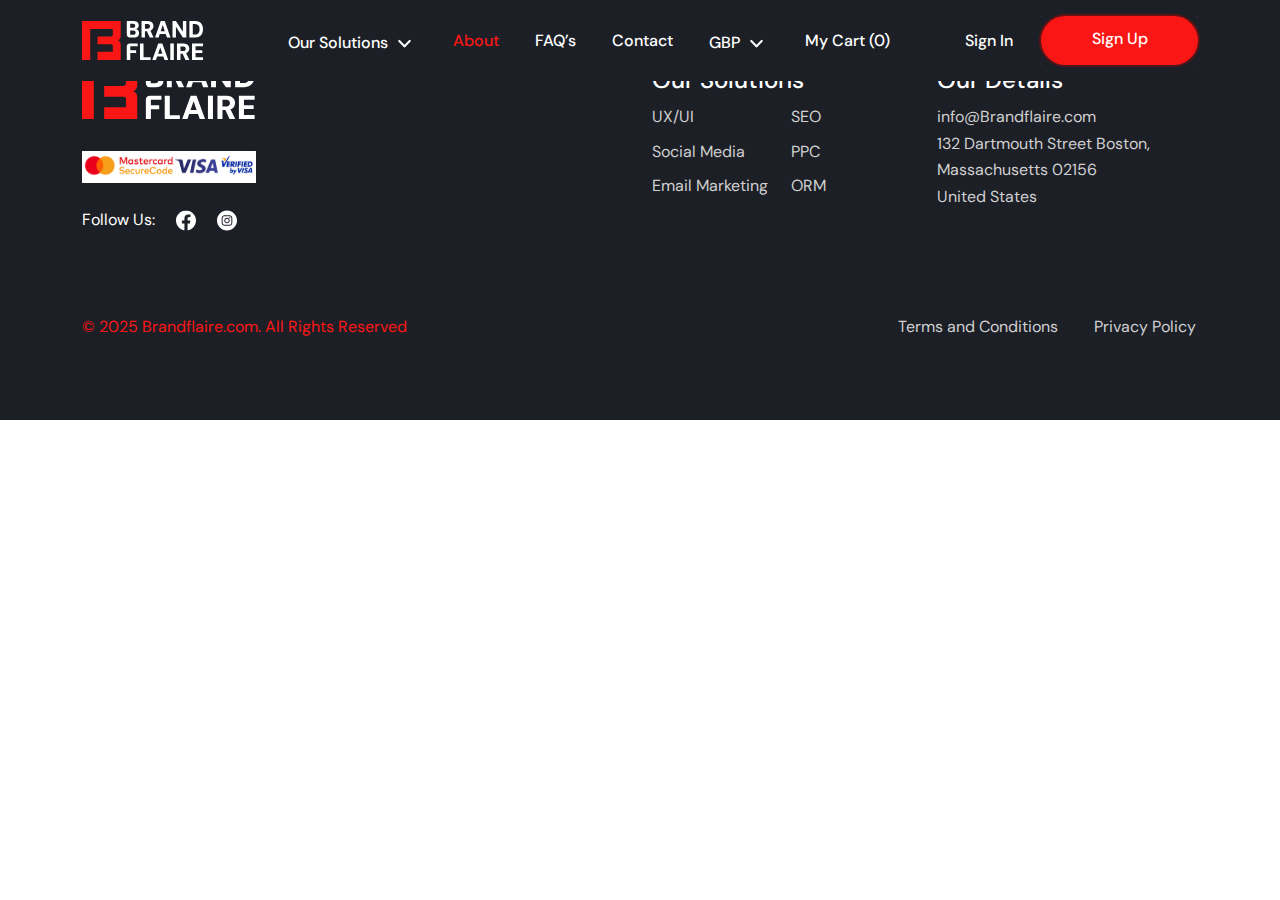
<file: index.html>
<!DOCTYPE html>
<html lang="en">
<head>
    <meta charset="UTF-8">
    <meta name="viewport" content="width=device-width, initial-scale=1.0">
    <title>BrandFlaire</title>
    <link rel="stylesheet" href="./assest/css/bootstrap.min.css">
    <link rel="stylesheet" href="./assest/css/owl.carousel.min.css">
    <link rel="stylesheet" href="./assest/css/owl.theme.default.css">
    <link rel="stylesheet" href="./assest/css/swiper-bundle.min.css">
    <link rel="stylesheet" href="./assest/css/aos.css">
    <link rel="stylesheet" href="./assest/css/style.css">
    <link rel="stylesheet" href="./assest/css/responsive.css">
    
</head>
<body>
    <header class="fixed-top">
        <nav class="navbar navbar-expand-lg">
            <div class="container">
              <a class="navbar-brand" href="#">
                <img src="./assest/images/brand.svg" alt="" class="branlogo img-fluid">
              </a>
              <button class="navbar-toggler p-0"  type="button" data-bs-toggle="collapse" data-bs-target="#navbarSupportedContent" aria-controls="navbarSupportedContent" aria-expanded="false" aria-label="Toggle navigation">
                <img src="./assest/images/Menu-Button.svg" class="img-fluid" id="changetoggle">
              </button>
              <div class="collapse navbar-collapse" id="navbarSupportedContent">
                <ul class="navbar-nav m-auto">
                    <li class="nav-item dropdown">
                        <a class="nav-link dropdown-toggle" href="#" role="button" data-bs-toggle="dropdown" aria-expanded="false">
                            Our Solutions
                        </a>
                        <ul class="dropdown-menu dropdown-menu-servies">
                            <li><a class="dropdown-item select-item" href="#">SEO</a></li>
                            <li><a class="dropdown-item" href="#">PPC</a></li>
                            <li><a class="dropdown-item" href="#">ORM</a></li>
                            <li><a class="dropdown-item" href="#">UI/UX</a></li>
                            <li><a class="dropdown-item" href="#">Social Media</a></li>
                            <li><a class="dropdown-item" href="#">Email Marketing</a></li>
                        </ul>
                    </li>
                  <li class="nav-item">
                    <a class="nav-link active" aria-current="page" href="#">About</a>
                  </li>
                  <li class="nav-item">
                    <a class="nav-link" href="#">FAQ’s</a>
                  </li>
                  <li class="nav-item">
                    <a class="nav-link" href="#">Contact</a>
                  </li>
                  <li class="nav-item dropdown">
                    <a class="nav-link dropdown-toggle" href="#" role="button" data-bs-toggle="dropdown" aria-expanded="false">
                        GBP
                    </a>
                    <ul class="dropdown-menu dropdown-menu-cuurency">
                      <li><a class="dropdown-item select-item" href="#">£ GBP</a></li>
                      <li><a class="dropdown-item" href="#">£ GBP</a></li>
                      <li><a class="dropdown-item" href="#">£ GBP</a></li>
                      <li><a class="dropdown-item" href="#">£ GBP</a></li>
                      <li><a class="dropdown-item" href="#">£ GBP</a></li>
                      <li><a class="dropdown-item" href="#">£ GBP</a></li>
                    </ul>
                </li>
                  <li class="nav-item">
                    <a class="nav-link" href="#">My Cart <span>(0)</span></a>
                  </li>
                </ul>
                <ul class="navbar-nav navbar-nav-mo">
                    <li class="nav-item">
                        <a class="nav-link" href="#">Sign In</a>
                    </li>
                    <li class="nav-item">
                    <a class="nav-link btn btn-red" href="#">Sign Up</a>
                    </li>
                </ul>
              </div>
            </div>
          </nav>
    </header>
    <footer class="bd-footer">
        <img src="./assest/images/testi-bg-1-1 1.png" class="img-fluid d-block d-lg-none d-md-none bg-image">
        <div class="container text-body-secondary">
          <div class="row">
            <div class="col-lg-6 col-md-12 col-12 mb-3 col-mo">
              <a class="d-inline-flex align-items-center mb-2 text-body-emphasis text-decoration-none" href="/" aria-label="Bootstrap">
                <img src="./assest/images/footer-logo.svg" class="img-fluid">
              </a>
             <div>
                <img src="./assest/images/Mastercard.svg" class="img-fluid masrterimg">
             </div>
              <div class="list-unstyled small">
                    <h5>Follow Us:</h5>
                    <img src="./assest/images/white.svg" class="img-fluid">
                    <img src="./assest/images/Instagram.svg" class="img-fluid">
              </div>
            </div>
            <div class="col-6 col-lg-3 col-md-12 col-12   order-lg-1 order-2">
              <h5>Our Details</h5>
              <ul class="list-unstyled-p">
                <p>info@Brandflaire.com</p>
                <p>132 Dartmouth Street Boston,</p>
                <p>Massachusetts 02156</p>
                <p>United States</p>
              </ul>
            </div>
            
            <div class="col-6 col-lg-3 col-md-12 col-12">
              <h5>Our Solutions</h5>
              <ul class="list-unstyled-main">
                <li class=""><a href="">UX/UI</a></li>
                <li class=""><a href="">Social Media </a></li>
                <li class=""><a href="">Email Marketing</a></li>
                <li class=""><a href="">SEO</a></li>
                <li class=""><a href="">PPC</a></li>
                <li class=""><a href="">ORM</a></li>
              </ul>
            </div>
            
          </div>
        </div>
        <div class="container">
            <div class="col">
                <div class="row">
                    <div class="col-lg-6 col-md-12 col-sm-12 col-12 order-lg-0 order-1">
                        <div class="col-red-div">
                            <p>© 2025 Brandflaire.com. All Rights Reserved</p>
                        </div>
                    </div>
                    <div class="col-lg-6 col-md-12 col-sm-12 col-12">
                        <div class="footerullid">
                            <ul>
                                <li>
                                    <a href="#">Terms and Conditions</a>
                                </li>
                                <li>
                                    <a href="#">Privacy Policy</a>
                                </li>
                            </ul>
                        </div>
                    </div>
                </div>
            </div>
        </div>
    </footer>
<script src="./assest/js/jquery-3.7.1.min.js"></script>
<script src="./assest/js/owl.carousel.js"></script>
<script src="./assest/js/popper.min.js"></script>
<script src="./assest/js/bootstrap.bundle.min.js"></script>
<script src="./assest/js/swiper-bundle.min.js"></script>
<script src="./assest/js/aos.js"></script>
<script src="./assest/js/main.js"></script>
</body>
</html>
</file>
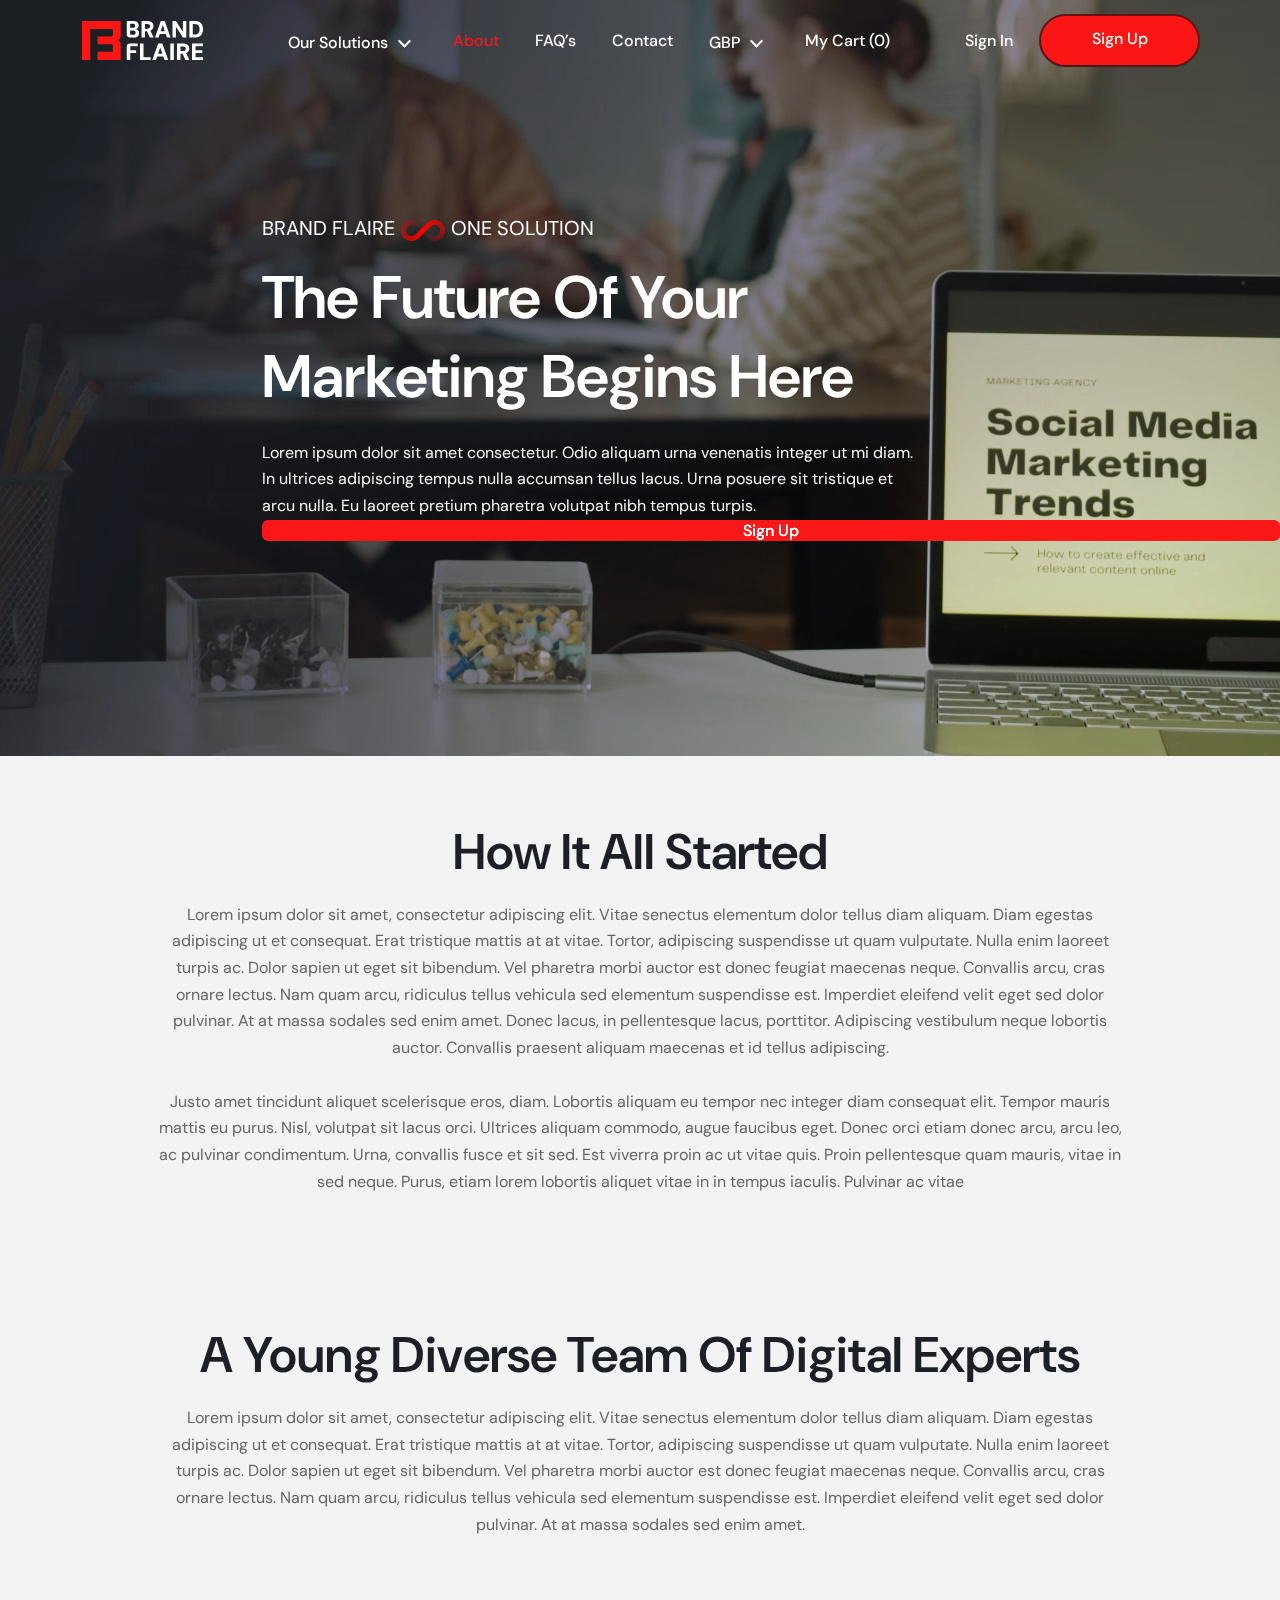
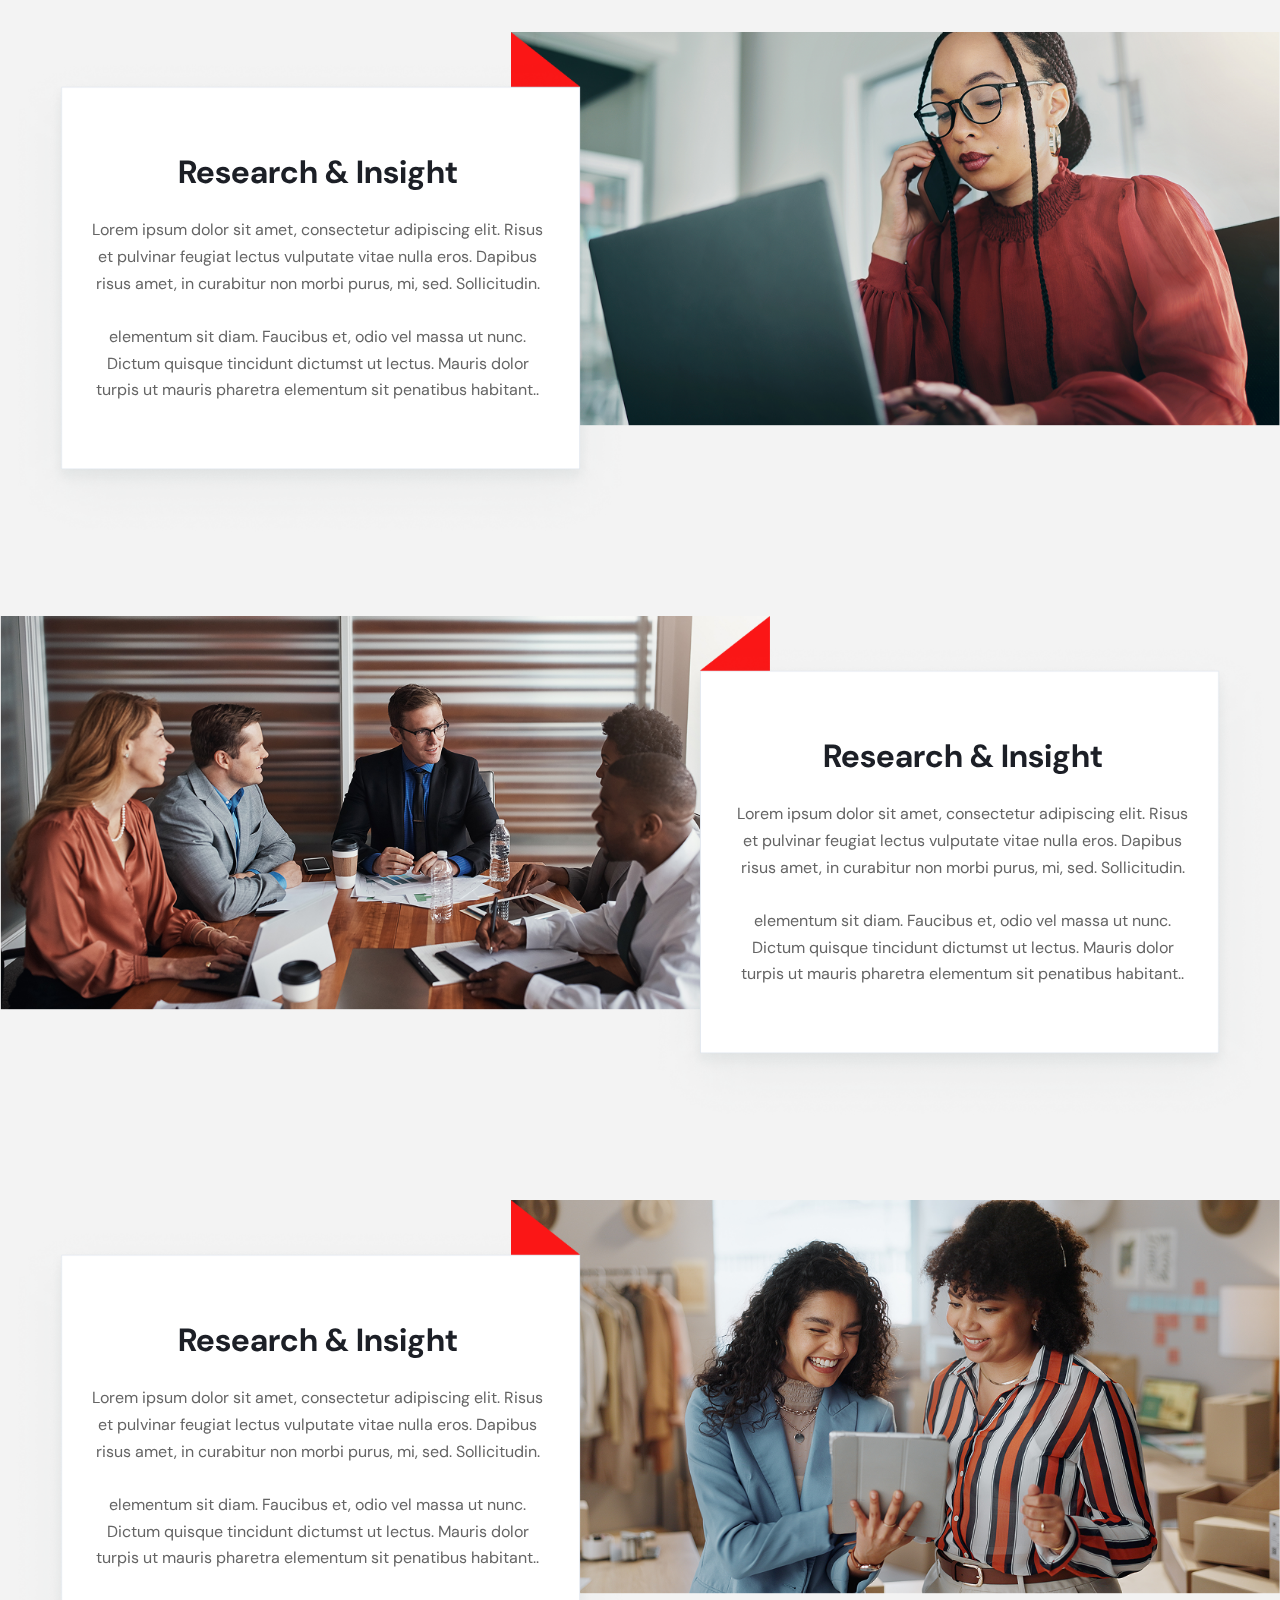
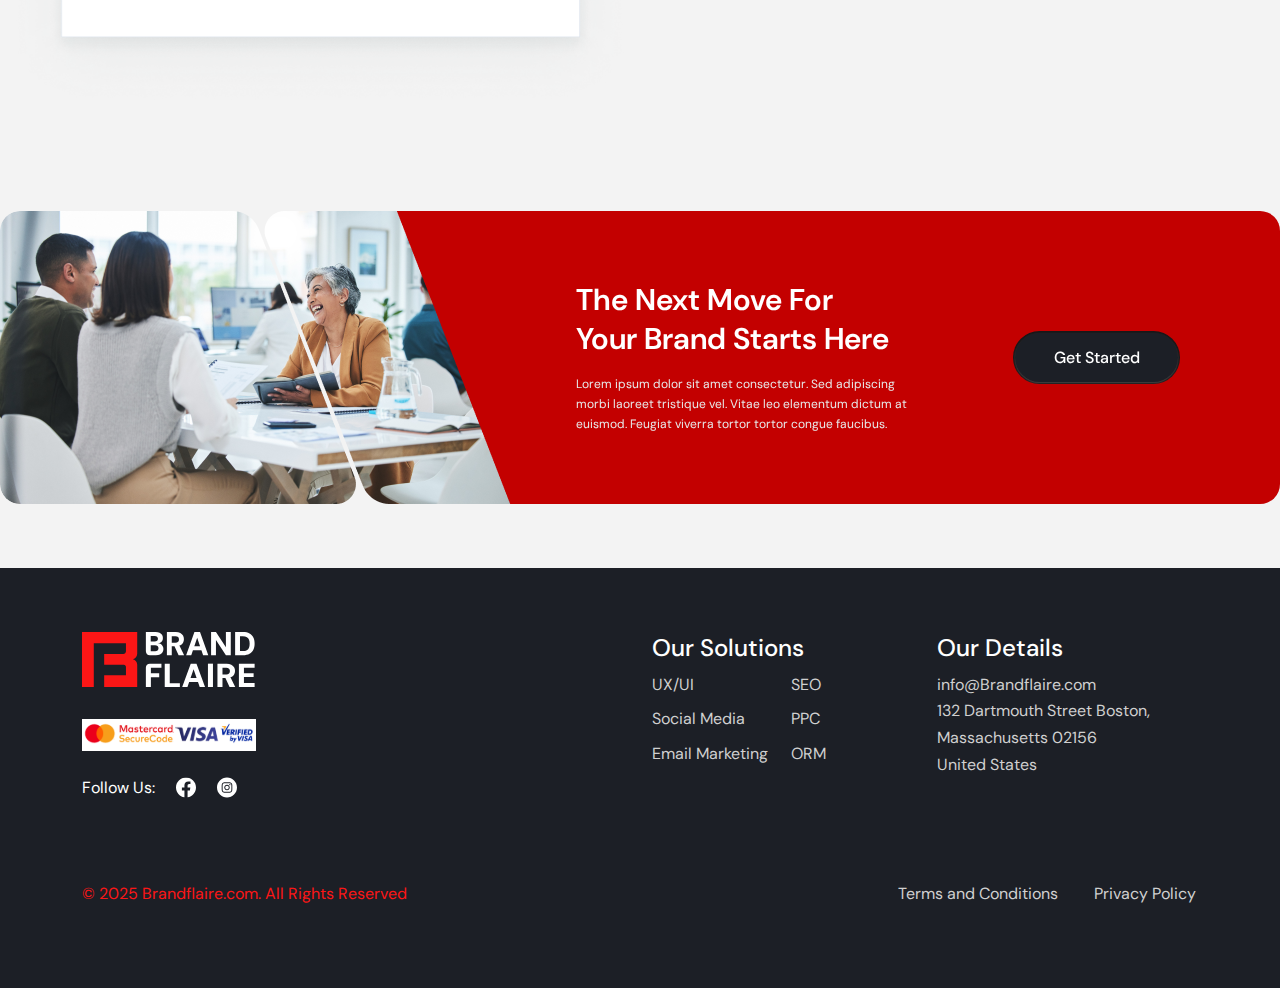
<file: about_us.html>
<!DOCTYPE html>
<html lang="en">

<head>
  <meta charset="UTF-8">
  <meta name="viewport" content="width=device-width, initial-scale=1.0">
  <title>BrandFlaire</title>
  <link rel="stylesheet" href="./assest/css/bootstrap.min.css">
  <link rel="stylesheet" href="./assest/css/owl.carousel.min.css">
  <link rel="stylesheet" href="./assest/css/owl.theme.default.css">
  <link rel="stylesheet" href="./assest/css/swiper-bundle.min.css">
  <link rel="stylesheet" href="./assest/css/aos.css">
  <link rel="stylesheet" href="./assest/css/style.css">
  <link rel="stylesheet" href="./assest/css/responsive.css">
  <link rel="stylesheet" href="./assest/css/dhirajstyle.css">
  <link rel="stylesheet" href="./assest/css/dhirajresponsive.css">
  <style>
    header {
      background: transparent;
    }
  </style>
</head>

<body>
  <header class="fixed-top">
    <nav class="navbar navbar-expand-lg">
      <div class="container">
        <a class="navbar-brand" href="#">
          <img src="./assest/images/brand.svg" alt="" class="branlogo img-fluid">
        </a>
        <button class="navbar-toggler p-0" type="button" data-bs-toggle="collapse"
          data-bs-target="#navbarSupportedContent" aria-controls="navbarSupportedContent" aria-expanded="false"
          aria-label="Toggle navigation">
          <img src="./assest/images/Menu-Button.svg" class="img-fluid" id="changetoggle">
        </button>
        <div class="collapse navbar-collapse" id="navbarSupportedContent">
          <ul class="navbar-nav m-auto">
            <li class="nav-item dropdown">
              <a class="nav-link dropdown-toggle" href="#" role="button" data-bs-toggle="dropdown"
                aria-expanded="false">
                Our Solutions
              </a>
              <ul class="dropdown-menu dropdown-menu-servies">
                <li><a class="dropdown-item select-item" href="#">SEO</a></li>
                <li><a class="dropdown-item" href="#">PPC</a></li>
                <li><a class="dropdown-item" href="#">ORM</a></li>
                <li><a class="dropdown-item" href="#">UI/UX</a></li>
                <li><a class="dropdown-item" href="#">Social Media</a></li>
                <li><a class="dropdown-item" href="#">Email Marketing</a></li>
              </ul>
            </li>
            <li class="nav-item">
              <a class="nav-link active" aria-current="page" href="#">About</a>
            </li>
            <li class="nav-item">
              <a class="nav-link" href="#">FAQ’s</a>
            </li>
            <li class="nav-item">
              <a class="nav-link" href="#">Contact</a>
            </li>
            <li class="nav-item dropdown">
              <a class="nav-link dropdown-toggle" href="#" role="button" data-bs-toggle="dropdown"
                aria-expanded="false">
                GBP
              </a>
              <ul class="dropdown-menu dropdown-menu-cuurency">
                <li><a class="dropdown-item select-item" href="#">£ GBP</a></li>
                <li><a class="dropdown-item" href="#">£ GBP</a></li>
                <li><a class="dropdown-item" href="#">£ GBP</a></li>
                <li><a class="dropdown-item" href="#">£ GBP</a></li>
                <li><a class="dropdown-item" href="#">£ GBP</a></li>
                <li><a class="dropdown-item" href="#">£ GBP</a></li>
              </ul>
            </li>
            <li class="nav-item">
              <a class="nav-link" href="#">My Cart <span>(0)</span></a>
            </li>
          </ul>
          <ul class="navbar-nav navbar-nav-mo">
            <li class="nav-item">
              <a class="nav-link" href="#">Sign In</a>
            </li>
            <li class="nav-item">
              <a class="nav-link btn btn-red" href="#">Sign Up</a>
            </li>
          </ul>
        </div>
      </div>
    </nav>
  </header>

  <section class="abou1">
    <video src="./assest/images/about_us.mp4" muted="" loop="" autoplay=""
      class="bg-image d-lg-block d-md-block d-none bg_about">
    </video>
    <video src="./assest/images/about_mob.mp4" muted="" loop="" autoplay="" class="bg-image d-lg-none d-md-none d-block bg_abo">
    </video>
    <div class="container px-0">
      <div class="about_sec_1">
        <div class="upper_sec_1">
          <p>BRAND FLAIRE <img src="./assest/images/Animated_infinity.png" alt="" class="ani_infi"> ONE SOLUTION </p>
          <h1>The Future of your Marketing begins Here</h1>
        </div>
        <div class="upper_sec_2">
          <p>Lorem ipsum dolor sit amet consectetur. Odio aliquam urna venenatis integer ut mi diam. In ultrices
            adipiscing tempus nulla accumsan tellus lacus. Urna posuere sit tristique et arcu nulla. Eu laoreet pretium
            pharetra volutpat nibh tempus turpis.</p>
        </div>
      </div>
      <a class="nav-link btn btn_red" href="#">Sign Up</a>
    </div>
  </section>
  <section class="abou2">
    <div class="container px-0">
      <div class="abou_mid_box">
        <h1 class="bold_d">How it all started</h1>
        <p class="sub_title">Lorem ipsum dolor sit amet, consectetur adipiscing elit. Vitae senectus elementum dolor
          tellus diam aliquam. Diam egestas adipiscing ut et consequat. Erat tristique mattis at at vitae. Tortor,
          adipiscing suspendisse ut quam vulputate. Nulla enim laoreet turpis ac. Dolor sapien ut eget sit bibendum. Vel
          pharetra morbi auctor est donec feugiat maecenas neque. Convallis arcu, cras ornare lectus. Nam quam arcu,
          ridiculus tellus vehicula sed elementum suspendisse est. Imperdiet eleifend velit eget sed dolor pulvinar. At
          at massa sodales sed enim amet. Donec lacus, in pellentesque lacus, porttitor. Adipiscing vestibulum neque
          lobortis auctor. Convallis praesent aliquam maecenas et id tellus adipiscing.
          <br> <br>
          Justo amet tincidunt aliquet scelerisque eros, diam. Lobortis aliquam eu tempor nec integer diam consequat
          elit. Tempor mauris mattis eu purus. Nisl, volutpat sit lacus orci. Ultrices aliquam commodo, augue faucibus
          eget.
          Donec orci etiam donec arcu, arcu leo, ac pulvinar condimentum. Urna, convallis fusce et sit sed. Est viverra
          proin ac ut vitae quis. Proin pellentesque quam mauris, vitae in sed neque. Purus, etiam lorem lobortis
          aliquet vitae in in tempus iaculis. Pulvinar ac vitae
        </p>
      </div>
    </div>
  </section>

  <section class="abou3">
    <div class="container-fluid px-0">
      <div class="main_box">
        <div class="abou_mid_box">
          <h1 class="bold_d">A young diverse team of digital experts</h1>
          <p class="sub_title">Lorem ipsum dolor sit amet, consectetur adipiscing elit. Vitae senectus elementum dolor
            tellus diam aliquam. Diam egestas adipiscing ut et consequat. Erat tristique mattis at at vitae. Tortor,
            adipiscing suspendisse ut quam vulputate. Nulla enim laoreet turpis ac. Dolor sapien ut eget sit bibendum.
            Vel pharetra morbi auctor est donec feugiat maecenas neque. Convallis arcu, cras ornare lectus. Nam quam
            arcu, ridiculus tellus vehicula sed elementum suspendisse est. Imperdiet eleifend velit eget sed dolor
            pulvinar. At at massa sodales sed enim amet.
        </div>
        <div class="contentt_box">
          <img src="./assest/images/IMG1.png" alt="" class="img-fluid d-block d-md-none d-lg-none">
          <div class="cont_inner_box">
            <h4 class="mini_bold">Research & Insight</h4>
            <p class="mini_prs">Lorem ipsum dolor sit amet, consectetur adipiscing elit. Risus et pulvinar feugiat
              lectus vulputate vitae nulla eros. Dapibus risus amet, in curabitur non morbi purus, mi, sed.
              Sollicitudin.
              <br><br>
              elementum sit diam. Faucibus et, odio vel massa ut nunc. Dictum quisque tincidunt dictumst ut lectus.
              Mauris dolor turpis ut mauris pharetra elementum sit penatibus habitant..
            </p>
          </div>
        </div>
        <div class="contentt_box2">
          <img src="./assest/images/IMG2.png" alt="" class="img-fluid d-block d-md-none d-lg-none">
          <div class="cont_inner_box2">
            <h4 class="mini_bold">Research & Insight</h4>
            <p class="mini_prs">Lorem ipsum dolor sit amet, consectetur adipiscing elit. Risus et pulvinar feugiat
              lectus vulputate vitae nulla eros. Dapibus risus amet, in curabitur non morbi purus, mi, sed.
              Sollicitudin.
              <br><br>
              elementum sit diam. Faucibus et, odio vel massa ut nunc. Dictum quisque tincidunt dictumst ut lectus.
              Mauris dolor turpis ut mauris pharetra elementum sit penatibus habitant..
            </p>
          </div>
        </div>
        <div class="contentt_box3">
          <img src="./assest/images/IMG3.png" alt="" class="img-fluid d-block d-md-none d-lg-none">
          <div class="cont_inner_box">
            <h4 class="mini_bold">Research & Insight</h4>
            <p class="mini_prs">Lorem ipsum dolor sit amet, consectetur adipiscing elit. Risus et pulvinar feugiat
              lectus vulputate vitae nulla eros. Dapibus risus amet, in curabitur non morbi purus, mi, sed.
              Sollicitudin.
              <br><br>
              elementum sit diam. Faucibus et, odio vel massa ut nunc. Dictum quisque tincidunt dictumst ut lectus.
              Mauris dolor turpis ut mauris pharetra elementum sit penatibus habitant..
            </p>
          </div>
        </div>
        <div class="last_box">
          <div class="thricebix">
            <div class="thrice_inner_box">
              <h4>The Next Move for <br>
                Your Brand Starts Here</h4>
              <p>Lorem ipsum dolor sit amet consectetur. Sed adipiscing morbi laoreet tristique vel.
                Vitae leo elementum dictum at euismod. Feugiat viverra tortor tortor congue faucibus.</p>
            </div>
            <a class="nav-link btn black_bttn" href="#">Get Started</a>
          </div>
        </div>
      </div>
  </section>


  <footer class="bd-footer">
    <img src="./assest/images/testi-bg-1-1 1.png" class="img-fluid d-block d-lg-none d-md-none bg-image">
    <div class="container text-body-secondary">
      <div class="row">
        <div class="col-lg-6 col-md-12 col-12 mb-3 col-mo">
          <a class="d-inline-flex align-items-center mb-2 text-body-emphasis text-decoration-none" href="/"
            aria-label="Bootstrap">
            <img src="./assest/images/footer-logo.svg" class="img-fluid">
          </a>
          <div>
            <img src="./assest/images/Mastercard.svg" class="img-fluid masrterimg">
          </div>
          <div class="list-unstyled small">
            <h5>Follow Us:</h5>
            <img src="./assest/images/white.svg" class="img-fluid">
            <img src="./assest/images/Instagram.svg" class="img-fluid">
          </div>
        </div>
        <div class="col-6 col-lg-3 col-md-12 col-12   order-lg-1 order-2">
          <h5>Our Details</h5>
          <ul class="list-unstyled-p">
            <p>info@Brandflaire.com</p>
            <p>132 Dartmouth Street Boston,</p>
            <p>Massachusetts 02156</p>
            <p>United States</p>
          </ul>
        </div>

        <div class="col-6 col-lg-3 col-md-12 col-12">
          <h5>Our Solutions</h5>
          <ul class="list-unstyled-main">
            <li class=""><a href="">UX/UI</a></li>
            <li class=""><a href="">Social Media </a></li>
            <li class=""><a href="">Email Marketing</a></li>
            <li class=""><a href="">SEO</a></li>
            <li class=""><a href="">PPC</a></li>
            <li class=""><a href="">ORM</a></li>
          </ul>
        </div>

      </div>
    </div>
    <div class="container">
      <div class="col">
        <div class="row">
          <div class="col-lg-6 col-md-12 col-sm-12 col-12 order-lg-0 order-1">
            <div class="col-red-div">
              <p>© 2025 Brandflaire.com. All Rights Reserved</p>
            </div>
          </div>
          <div class="col-lg-6 col-md-12 col-sm-12 col-12">
            <div class="footerullid">
              <ul>
                <li>
                  <a href="#">Terms and Conditions</a>
                </li>
                <li>
                  <a href="#">Privacy Policy</a>
                </li>
              </ul>
            </div>
          </div>
        </div>
      </div>
    </div>
  </footer>
  <script src="./assest/js/jquery-3.7.1.min.js"></script>
  <script src="./assest/js/owl.carousel.js"></script>
  <script src="./assest/js/popper.min.js"></script>
  <script src="./assest/js/bootstrap.bundle.min.js"></script>
  <script src="./assest/js/swiper-bundle.min.js"></script>
  <script src="./assest/js/aos.js"></script>
  <script src="./assest/js/main.js"></script>
</body>

</html>
</file>
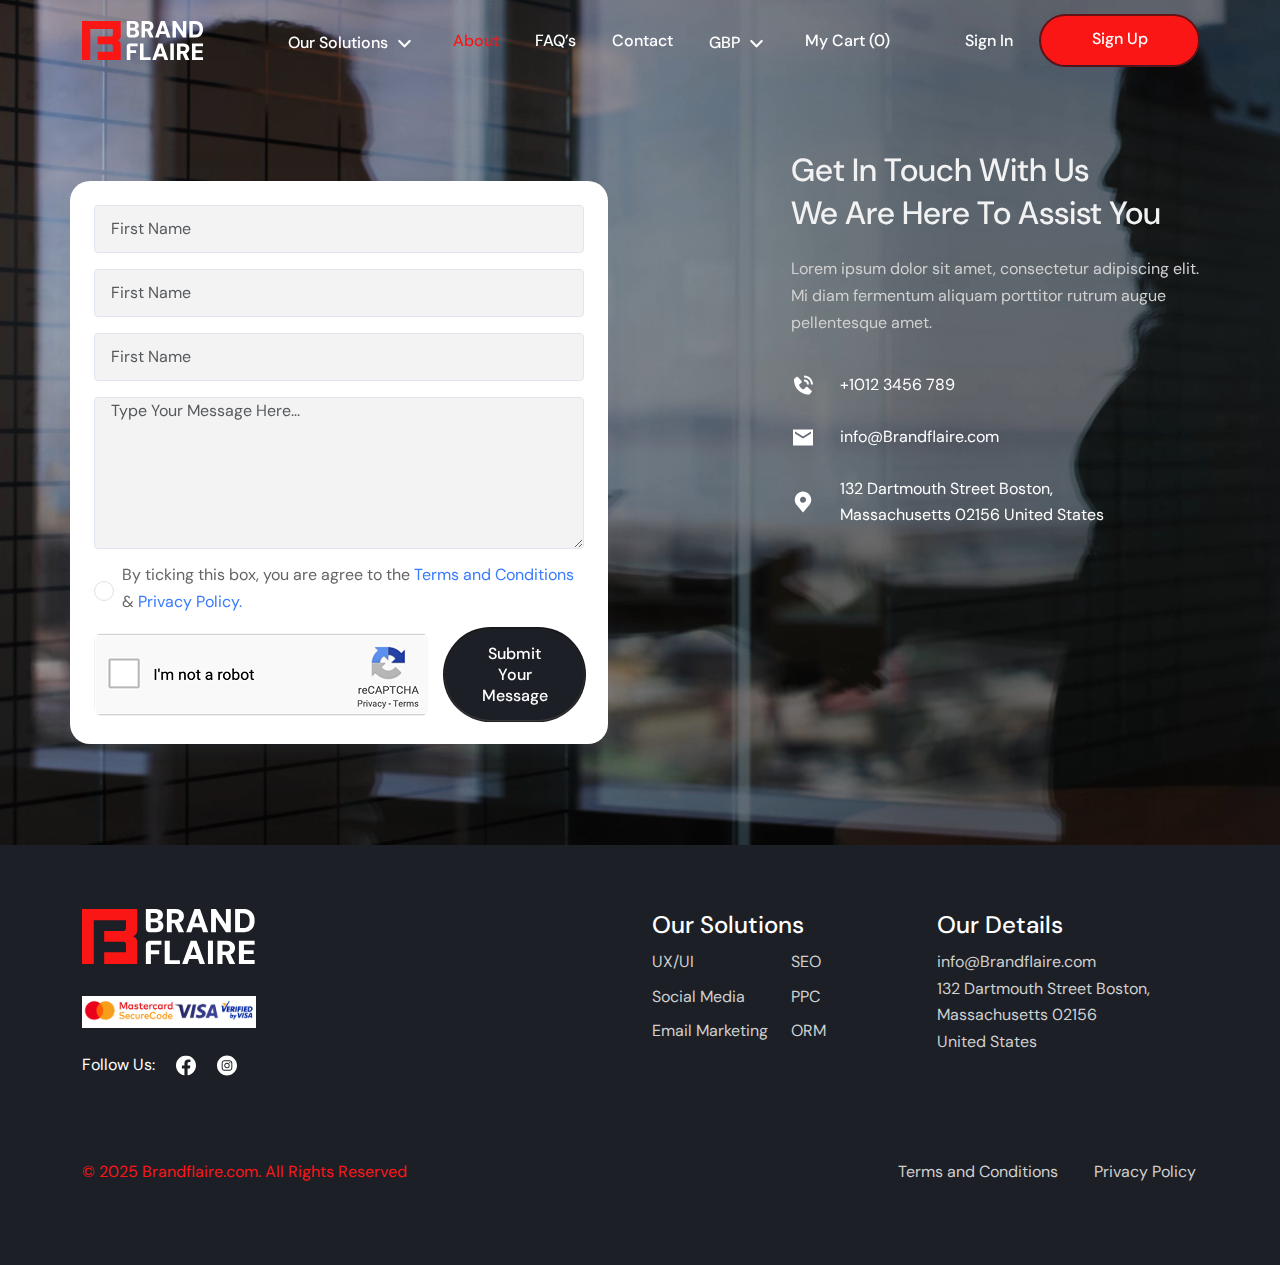
<file: contact_us.html>
<!DOCTYPE html>
<html lang="en">

<head>
  <meta charset="UTF-8">
  <meta name="viewport" content="width=device-width, initial-scale=1.0">
  <title>BrandFlaire</title>
  <link rel="stylesheet" href="./assest/css/bootstrap.min.css">
  <link rel="stylesheet" href="./assest/css/owl.carousel.min.css">
  <link rel="stylesheet" href="./assest/css/owl.theme.default.css">
  <link rel="stylesheet" href="./assest/css/swiper-bundle.min.css">
  <link rel="stylesheet" href="./assest/css/aos.css">
  <link rel="stylesheet" href="./assest/css/style.css">
  <link rel="stylesheet" href="./assest/css/responsive.css">
  <link rel="stylesheet" href="./assest/css/dhirajstyle.css">
  <link rel="stylesheet" href="./assest/css/dhirajresponsive.css">
  <style>
    header {
      background: transparent;
    }
  </style>
</head>

<body>
  <header class="fixed-top">
    <nav class="navbar navbar-expand-lg">
      <div class="container">
        <a class="navbar-brand" href="#">
          <img src="./assest/images/brand.svg" alt="" class="branlogo img-fluid">
        </a>
        <button class="navbar-toggler p-0" type="button" data-bs-toggle="collapse"
          data-bs-target="#navbarSupportedContent" aria-controls="navbarSupportedContent" aria-expanded="false"
          aria-label="Toggle navigation">
          <img src="./assest/images/Menu-Button.svg" class="img-fluid" id="changetoggle">
        </button>
        <div class="collapse navbar-collapse" id="navbarSupportedContent">
          <ul class="navbar-nav m-auto">
            <li class="nav-item dropdown">
              <a class="nav-link dropdown-toggle" href="#" role="button" data-bs-toggle="dropdown"
                aria-expanded="false">
                Our Solutions
              </a>
              <ul class="dropdown-menu dropdown-menu-servies">
                <li><a class="dropdown-item select-item" href="#">SEO</a></li>
                <li><a class="dropdown-item" href="#">PPC</a></li>
                <li><a class="dropdown-item" href="#">ORM</a></li>
                <li><a class="dropdown-item" href="#">UI/UX</a></li>
                <li><a class="dropdown-item" href="#">Social Media</a></li>
                <li><a class="dropdown-item" href="#">Email Marketing</a></li>
              </ul>
            </li>
            <li class="nav-item">
              <a class="nav-link active" aria-current="page" href="#">About</a>
            </li>
            <li class="nav-item">
              <a class="nav-link" href="#">FAQ’s</a>
            </li>
            <li class="nav-item">
              <a class="nav-link" href="#">Contact</a>
            </li>
            <li class="nav-item dropdown">
              <a class="nav-link dropdown-toggle" href="#" role="button" data-bs-toggle="dropdown"
                aria-expanded="false">
                GBP
              </a>
              <ul class="dropdown-menu dropdown-menu-cuurency">
                <li><a class="dropdown-item select-item" href="#">£ GBP</a></li>
                <li><a class="dropdown-item" href="#">£ GBP</a></li>
                <li><a class="dropdown-item" href="#">£ GBP</a></li>
                <li><a class="dropdown-item" href="#">£ GBP</a></li>
                <li><a class="dropdown-item" href="#">£ GBP</a></li>
                <li><a class="dropdown-item" href="#">£ GBP</a></li>
              </ul>
            </li>
            <li class="nav-item">
              <a class="nav-link" href="#">My Cart <span>(0)</span></a>
            </li>
          </ul>
          <ul class="navbar-nav navbar-nav-mo">
            <li class="nav-item">
              <a class="nav-link" href="#">Sign In</a>
            </li>
            <li class="nav-item">
              <a class="nav-link btn btn-red" href="#">Sign Up</a>
            </li>
          </ul>
        </div>
      </div>
    </nav>
  </header>

  <section class="contact_us">
    <video src="./assest/images/contact_pg.mp4" muted="" loop="" autoplay="" class="bg-image d-lg-block d-md-block d-none">
    </video>
    <video src="./assest/images/cont_mob.mp4" muted="" loop="" autoplay="" class="bg-image d-lg-none d-md-none d-block bg_video">
    </video>
    <div class="container px-0">
      <div class="mid_box">
        <div class="conatc_side">
          <input type="email" class="form-control inpi_boxx" placeholder="First Name">
          <input type="email" class="form-control inpi_boxx" placeholder="First Name">
          <input type="email" class="form-control inpi_boxx" placeholder="First Name">
          <textarea class="form-control inpi_boxx" placeholder="Type Your Message Here..." name="message" required="" style="height: 152px;"></textarea>
          <div class="custom-control custom_checkbox">
            <input type="checkbox" class="form-check-input tick_box" id="customCheck1">
            <label class="custom-control-label terms_lline" for="customCheck1">
              By ticking this box, you are agree to the <a href="" class="odd">Terms and Conditions</a> &
              <a href="" class="odd">Privacy Policy.</a>
            </label>
          </div>
          <div class="coupoun_boxx">
            <img src="./assest/images/reCAPTCHA.png" alt="" class="img-fluid">
            <a class="nav-link btn botto_black" href="#">Submit your message</a>
          </div>
        </div>
        <div class="adress_side">
          <div class="as_in">
            <div class="as_upp">
              <h4>Get in touch with us <br>
                we are here to assist you</h4>
                <p>Lorem ipsum dolor sit amet, consectetur adipiscing elit. Mi diam fermentum aliquam porttitor rutrum augue pellentesque amet.</p>
            </div>
            <div class="as_low">
              <div class="connt">
                <img src="./assest/images/phone_call.svg" alt="">
                <p>+1012 3456 789</p>
              </div>
              <div class="connt">
                <img src="./assest/images/email.svg" alt="">
                <p>info@Brandflaire.com</p>
              </div>
              <div class="connt">
                <img src="./assest/images/local.svg" alt="">
                <p>132 Dartmouth Street Boston, Massachusetts 02156 United States</p>
              </div>
            </div>
          </div>
        </div>
      </div>
    </div>
  </section>

  <footer class="bd-footer">
    <img src="./assest/images/testi-bg-1-1 1.png" class="img-fluid d-block d-lg-none d-md-none bg-image">
    <div class="container text-body-secondary">
      <div class="row">
        <div class="col-lg-6 col-md-12 col-12 mb-3 col-mo">
          <a class="d-inline-flex align-items-center mb-2 text-body-emphasis text-decoration-none" href="/"
            aria-label="Bootstrap">
            <img src="./assest/images/footer-logo.svg" class="img-fluid">
          </a>
          <div>
            <img src="./assest/images/Mastercard.svg" class="img-fluid masrterimg">
          </div>
          <div class="list-unstyled small">
            <h5>Follow Us:</h5>
            <img src="./assest/images/white.svg" class="img-fluid">
            <img src="./assest/images/Instagram.svg" class="img-fluid">
          </div>
        </div>
        <div class="col-6 col-lg-3 col-md-12 col-12   order-lg-1 order-2">
          <h5>Our Details</h5>
          <ul class="list-unstyled-p">
            <p>info@Brandflaire.com</p>
            <p>132 Dartmouth Street Boston,</p>
            <p>Massachusetts 02156</p>
            <p>United States</p>
          </ul>
        </div>

        <div class="col-6 col-lg-3 col-md-12 col-12">
          <h5>Our Solutions</h5>
          <ul class="list-unstyled-main">
            <li class=""><a href="">UX/UI</a></li>
            <li class=""><a href="">Social Media </a></li>
            <li class=""><a href="">Email Marketing</a></li>
            <li class=""><a href="">SEO</a></li>
            <li class=""><a href="">PPC</a></li>
            <li class=""><a href="">ORM</a></li>
          </ul>
        </div>

      </div>
    </div>
    <div class="container">
      <div class="col">
        <div class="row">
          <div class="col-lg-6 col-md-12 col-sm-12 col-12 order-lg-0 order-1">
            <div class="col-red-div">
              <p>© 2025 Brandflaire.com. All Rights Reserved</p>
            </div>
          </div>
          <div class="col-lg-6 col-md-12 col-sm-12 col-12">
            <div class="footerullid">
              <ul>
                <li>
                  <a href="#">Terms and Conditions</a>
                </li>
                <li>
                  <a href="#">Privacy Policy</a>
                </li>
              </ul>
            </div>
          </div>
        </div>
      </div>
    </div>
  </footer>
  <script src="./assest/js/jquery-3.7.1.min.js"></script>
  <script src="./assest/js/owl.carousel.js"></script>
  <script src="./assest/js/popper.min.js"></script>
  <script src="./assest/js/bootstrap.bundle.min.js"></script>
  <script src="./assest/js/swiper-bundle.min.js"></script>
  <script src="./assest/js/aos.js"></script>
  <script src="./assest/js/main.js"></script>
</body>

</html>
</file>
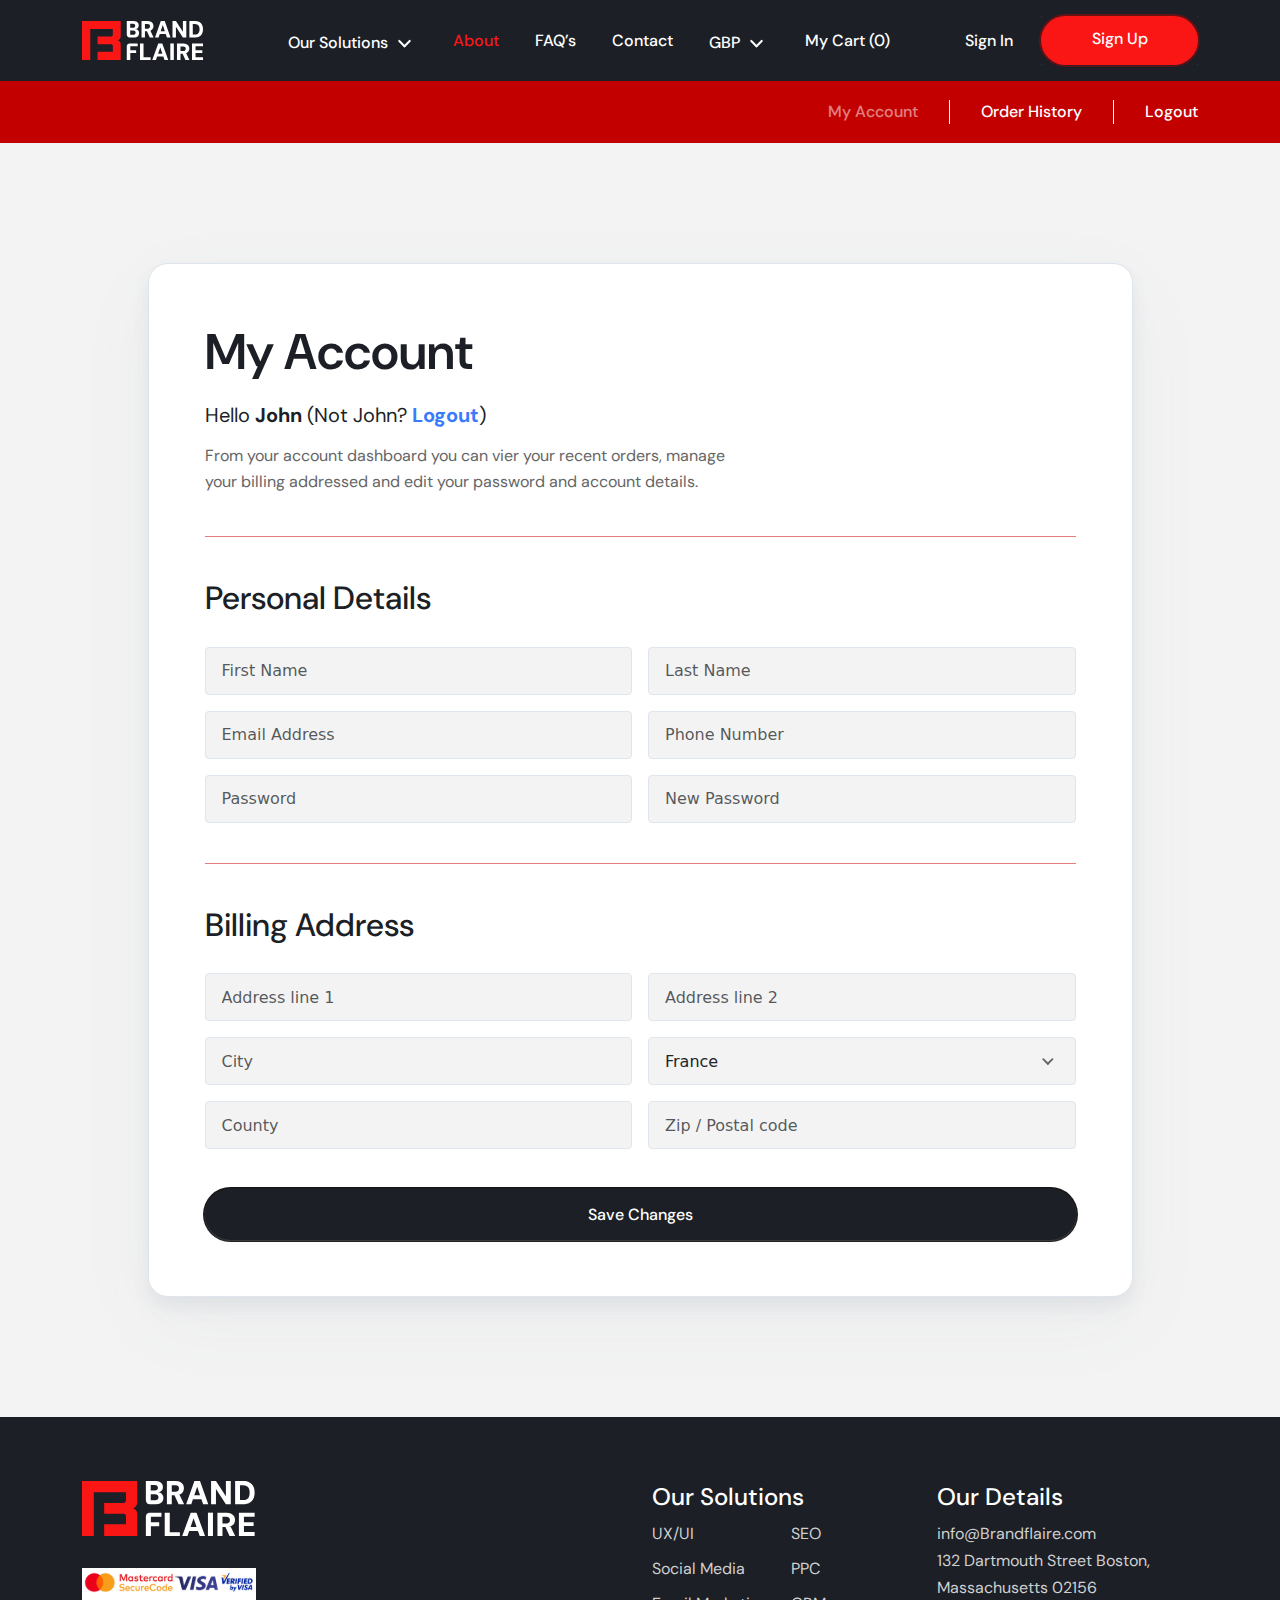
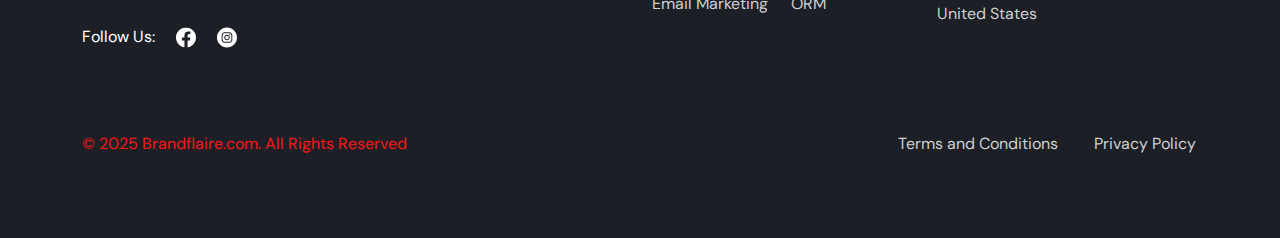
<file: dashboard.html>
<!DOCTYPE html>
<html lang="en">

<head>
    <meta charset="UTF-8">
    <meta name="viewport" content="width=device-width, initial-scale=1.0">
    <title>BrandFlaire</title>
    <link rel="stylesheet" href="./assest/css/bootstrap.min.css">
    <link rel="stylesheet" href="./assest/css/owl.carousel.min.css">
    <link rel="stylesheet" href="./assest/css/owl.theme.default.css">
    <link rel="stylesheet" href="./assest/css/swiper-bundle.min.css">
    <link rel="stylesheet" href="./assest/css/aos.css">
    <link rel="stylesheet" href="./assest/css/style.css">
    <link rel="stylesheet" href="./assest/css/rstyle.css">
    <link rel="stylesheet" href="./assest/css/responsive.css">
    <style>
        header {
            background: #1C1F26;
        }
    </style>
</head>

<body>
    <header class="fixed-top">
        <nav class="navbar navbar-expand-lg">
            <div class="container">
                <a class="navbar-brand" href="#">
                    <img src="./assest/images/brand.svg" alt="" class="branlogo img-fluid">
                </a>
                <button class="navbar-toggler p-0" type="button" data-bs-toggle="collapse"
                    data-bs-target="#navbarSupportedContent" aria-controls="navbarSupportedContent"
                    aria-expanded="false" aria-label="Toggle navigation">
                    <img src="./assest/images/Menu-Button.svg" class="img-fluid" id="changetoggle">
                </button>
                <div class="collapse navbar-collapse" id="navbarSupportedContent">
                    <ul class="navbar-nav m-auto">
                        <li class="nav-item dropdown">
                            <a class="nav-link dropdown-toggle" href="#" role="button" data-bs-toggle="dropdown"
                                aria-expanded="false">
                                Our Solutions
                            </a>
                            <ul class="dropdown-menu dropdown-menu-servies">
                                <li><a class="dropdown-item select-item" href="#">SEO</a></li>
                                <li><a class="dropdown-item" href="#">PPC</a></li>
                                <li><a class="dropdown-item" href="#">ORM</a></li>
                                <li><a class="dropdown-item" href="#">UI/UX</a></li>
                                <li><a class="dropdown-item" href="#">Social Media</a></li>
                                <li><a class="dropdown-item" href="#">Email Marketing</a></li>
                            </ul>
                        </li>
                        <li class="nav-item">
                            <a class="nav-link active" aria-current="page" href="#">About</a>
                        </li>
                        <li class="nav-item">
                            <a class="nav-link" href="#">FAQ’s</a>
                        </li>
                        <li class="nav-item">
                            <a class="nav-link" href="#">Contact</a>
                        </li>
                        <li class="nav-item dropdown">
                            <a class="nav-link dropdown-toggle" href="#" role="button" data-bs-toggle="dropdown"
                                aria-expanded="false">
                                GBP
                            </a>
                            <ul class="dropdown-menu dropdown-menu-cuurency">
                                <li><a class="dropdown-item select-item" href="#">£ GBP</a></li>
                                <li><a class="dropdown-item" href="#">£ GBP</a></li>
                                <li><a class="dropdown-item" href="#">£ GBP</a></li>
                                <li><a class="dropdown-item" href="#">£ GBP</a></li>
                                <li><a class="dropdown-item" href="#">£ GBP</a></li>
                                <li><a class="dropdown-item" href="#">£ GBP</a></li>
                            </ul>
                        </li>
                        <li class="nav-item">
                            <a class="nav-link" href="#">My Cart <span>(0)</span></a>
                        </li>
                    </ul>
                    <ul class="navbar-nav navbar-nav-mo">
                        <li class="nav-item">
                            <a class="nav-link" href="#">Sign In</a>
                        </li>
                        <li class="nav-item">
                            <a class="nav-link btn btn-red" href="#">Sign Up</a>
                        </li>
                    </ul>
                </div>
            </div>
        </nav>
    </header>
    <!-- Header End -->

    <!-- Dashboard Section 1 Start -->
    <section class="dashboard_sec1">
        <div class="container dashboard_con1">
            <div class="dashboard_tabbar">
                <div class="nav-tabs-container">
                    <ul class="nav nav-pills tab_btnbar" id="pills-tab" role="tablist">
                        <li class="nav-item col" role="presentation">
                            <button class="tab_btn active w-100" id="pills-account-tab" data-bs-toggle="pill"
                                data-bs-target="#pills-account" type="button" role="tab" aria-controls="pills-account"
                                aria-selected="true">My&nbsp;Account</button>
                        </li>
                        <li class="tab_btnline"></li>
                        <li class="nav-item col" role="presentation">
                            <button class="tab_btn w-100" id="pills-history-tab" data-bs-toggle="pill"
                                data-bs-target="#pills-history" type="button" role="tab" aria-controls="pills-history"
                                aria-selected="false">Order&nbsp;History</button>
                        </li>
                        <li class="tab_btnline"></li>
                        <li class="nav-item col" role="presentation">
                            <button class="tab_btn w-100" id="" type="button">Logout</button>
                        </li>
                    </ul>
                </div>
            </div>
        </div>
    </section>
    <!-- Dashboard Section 1 End -->

    <!-- Dashboard Section 2 Start -->
    <section class="dashboard_sec2">
        <div class="container dashboard_con2">
            <div class="tab_contentbar tab-content">
                <div class="tab-content" id="pills-tabContent">
                    <div class="tab-pane fade show active" id="pills-account" role="tabpanel"
                        aria-labelledby="pills-account-tab">
                        <div class="account_tabcontent account_main">
                            <div class="account_titlebar">
                                <h2 class="account_title">My Account</h2>
                                <div class="account_subtitlebar">
                                    <p class="logout_text">Hello <b>John</b> (Not John? <a
                                            class="dashboard_logoutbtn">Logout</a>)</p>
                                    <p class="account_subtitle">From your account dashboard you can vier your recent
                                        orders, manage your billing addressed and edit your password and account
                                        details.</p>
                                </div>
                            </div>
                            <div class="dashboard_line"></div>
                            <div class="dashboard_mid">
                                <h5 class="acc_infotitle">Personal Details</h5>
                                <div class="dashboard_textboxbar">
                                    <div class="dashboard_textboxline">
                                        <input type="text" class="form-control dashboard_textbox" id=""
                                            placeholder="First Name">
                                        <input type="text" class="form-control dashboard_textbox" id=""
                                            placeholder="Last Name">
                                    </div>
                                    <div class="dashboard_textboxline">
                                        <input type="text" class="form-control dashboard_textbox" id=""
                                            placeholder="Email Address">
                                        <input type="text" class="form-control dashboard_textbox" id=""
                                            placeholder="Phone Number">
                                    </div>
                                    <div class="dashboard_textboxline">
                                        <input type="text" class="form-control dashboard_textbox" id=""
                                            placeholder="Password">
                                        <input type="text" class="form-control dashboard_textbox" id=""
                                            placeholder="New Password">
                                    </div>
                                </div>
                            </div>
                            <div class="dashboard_line"></div>
                            <div class="dashboard_mid">
                                <h5 class="acc_infotitle">Billing address</h5>
                                <div class="dashboard_textboxbar">
                                    <div class="dashboard_textboxline">
                                        <input type="text" class="form-control dashboard_textbox" id=""
                                            placeholder="Address line 1">
                                        <input type="text" class="form-control dashboard_textbox" id=""
                                            placeholder="Address line 2">
                                    </div>
                                    <div class="dashboard_textboxline">
                                        <div class="inp_div w-100">
                                            <input type="text" class="form-control dashboard_textbox w-100" id=""
                                                placeholder="City">
                                        </div>
                                        <div class="drop_div w-100">
                                            <div class="dropdown w-100">
                                                <button class="btn account_dropdown w-100" type="button"
                                                    data-bs-toggle="dropdown" aria-expanded="false">
                                                    France<img class="drop_arrrow" src="./assest/images/drop_arrow.svg">
                                                </button>
                                                <ul class="dropdown-menu w-100">
                                                    <li><a class="dropdown-item" href="#">India</a></li>
                                                    <li><a class="dropdown-item" href="#">America</a></li>
                                                    <li><a class="dropdown-item" href="#">Japan</a></li>
                                                </ul>
                                            </div>
                                        </div>
                                    </div>
                                    <div class="dashboard_textboxline">
                                        <input type="text" class="form-control dashboard_textbox" id=""
                                            placeholder="County">
                                        <input type="text" class="form-control dashboard_textbox" id=""
                                            placeholder="Zip / Postal code">
                                    </div>
                                </div>
                            </div>
                            <button type="button" class="btn dashboard_savebtn"> Save Changes</button>
                        </div>
                    </div>
                    <div class="tab-pane fade history_main" id="pills-history" role="tabpanel"
                        aria-labelledby="pills-history-tab">
                        <div class="order_tabcontent order_main">
                            <div class="order_titlebar">
                                <h2 class="account_title">My Orders</h2>
                                <p class="account_subtitle order_subtitle">From your account dashboard you can vier your recent
                                    orders, manage your billing addressed and edit your password and account
                                    details.</p>
                                    <p class="order_swipetext desktop_none">Swipe left and right to view the table.</p>
                            </div>
                            <div class="table-responsive main_tablediv">
                                <table class="table table-borderless mb-0 history_table">
                                    <thead class="history_table_header">
                                        <tr class="align-middle">
                                            <th scope="col">
                                                <p class="history_tabletitle">Order #</p>
                                            </th>
                                            <th scope="col">
                                                <p class="history_tabletitle">Date</p>
                                            </th>
                                            <th scope="col">
                                                <p class="history_tabletitle">QTY</p>
                                            </th>
                                            <th scope="col">
                                                <p class="history_tabletitle">Total</p>
                                            </th>
                                            <th scope="col">
                                                <p class="history_tabletitle"></p>
                                            </th>
                                        </tr>
                                    </thead>
                                    <tbody class="history_table_body">
                                        <tr class="align-middle">
                                            <td>
                                                <p class="hisroty_orderid">#123</p>
                                            </td>
                                            <td>
                                                <p class="history_bodytext">June 14, 2021</p>
                                            </td>
                                            <td>
                                                <p class="history_bodytext">X1</p>
                                            </td>
                                            <td>
                                                <p class="history_bodytext">£800</p>
                                            </td>
                                            <td><button class="order_detailbtn" data-bs-toggle="modal" data-bs-target="#myModal">View Details</button>
                                            </td>
                                        </tr>
                                        <tr class="align-middle">
                                            <td>
                                                <p class="hisroty_orderid">#123</p>
                                            </td>
                                            <td>
                                                <p class="history_bodytext">June 14, 2021</p>
                                            </td>
                                            <td>
                                                <p class="history_bodytext">X1</p>
                                            </td>
                                            <td>
                                                <p class="history_bodytext">£800</p>
                                            </td>
                                            <td><button class="order_detailbtn">View Details</button>
                                            </td>
                                        </tr>
                                        <tr class="align-middle">
                                            <td>
                                                <p class="hisroty_orderid">#123</p>
                                            </td>
                                            <td>
                                                <p class="history_bodytext">June 14, 2021</p>
                                            </td>
                                            <td>
                                                <p class="history_bodytext">X1</p>
                                            </td>
                                            <td>
                                                <p class="history_bodytext">£800</p>
                                            </td>
                                            <td><button class="order_detailbtn">View Details</button>
                                            </td>
                                        </tr>
                                    </tbody>
                                </table>
                            </div>
                        </div>
                    </div>
                </div>
            </div>
        </div>
    </section>
    <!-- Dashboard Section 2 End -->

    <!-- The Modal -->
    <div class="modal" id="myModal">
        <div class="modal-dialog modal-dialog-centered modal_outline">
            <div class="modal-content modal_content">
                <!-- Modal body -->
                <div class="modal-body modal_body">
                    <div class="modal_titlebar">
                        <h5 class="modal_id">Order: #1234567</h5>
                        <img src="./assest/images/modal_close.svg" class="modal_close">
                    </div>
                    <div class="modal_contentbar">
                        <div class="modal_contenttop">
                            <div class="modal_statusbar">
                                <img src="./assest/images/modal_progresscheck.svg">
                                <p class="modal_progresstitle">Order Placed</p>
                            </div>
                            <img src="./assest/images/modal_progressarrow.svg">
                            <div class="modal_statusbar">
                                <img src="./assest/images/modal_progresscheck.svg">
                                <p class="modal_progresstitle">On Review</p>
                            </div>
                            <img src="./assest/images/modal_progressarrow.svg">
                            <div class="modal_statusbar">
                                <img src="./assest/images/modal_progresspending.svg">
                                <p class="modal_pendingtitle">Delivery Pending</p>
                            </div>
                            <img src="./assest/images/modal_progressarrow.svg">
                            <div class="modal_statusbar">
                                <img src="./assest/images/modal_progresspending.svg">
                                <p class="modal_pendingtitle">Order Delivered</p>
                            </div>
                        </div>
                        <div class="modal_contentmid">
                            <div class="modal_tablebar1">
                                <div class="modal_table1titlebar">
                                    <p class="modal_table1title">Order Overview</p>
                                </div>
                                <div class="table-responsive modal_tablemain w-100">
                                    <table class="table table-borderless mb-0 modal_table">
                                        <thead class="modal_table_header">
                                            <tr class="align-middle">
                                                <th scope="col">
                                                    <p class="modal_tabletitle">#</p>
                                                </th>
                                                <th scope="col">
                                                    <p class="modal_tabletitle">Product</p>
                                                </th>
                                                <th scope="col">
                                                    <p class="modal_tabletitle">Qty</p>
                                                </th>
                                                <th scope="col">
                                                    <p class="modal_tabletitle">Price</p>
                                                </th>
                                            </tr>
                                        </thead>
                                        <tbody class="modal_table_body">
                                            <tr class="align-middle">
                                                <td>
                                                    <p class="modal_bodytextblack"><b>1.</b></p>
                                                </td>
                                                <td>
                                                    <p class="modal_bodytextblack"><b>SEO</b> - Platinum Package</p>
                                                </td>
                                                <td>
                                                    <p class="modal_bodytextgrey">1</p>
                                                </td>
                                                <td>
                                                    <p class="modal_bodytextgrey">$100.00</p>
                                                </td>
                                            </tr>
                                            <tr class="align-middle">
                                                <td>
                                                    <p class="modal_bodytextblack"><b>2.</b></p>
                                                </td>
                                                <td>
                                                    <p class="modal_bodytextblack"><b>SEO</b> - Platinum Package</p>
                                                </td>
                                                <td>
                                                    <p class="modal_bodytextgrey">1</p>
                                                </td>
                                                <td>
                                                    <p class="modal_bodytextgrey">$100.00</p>
                                                </td>
                                            </tr>
                                            <tr class="align-middle">
                                                <td>
                                                    <p class="modal_bodytextblack"><b>3.</b></p>
                                                </td>
                                                <td>
                                                    <p class="modal_bodytextblack"><b>SEO</b> - Platinum Package</p>
                                                </td>
                                                <td>
                                                    <p class="modal_bodytextgrey">1</p>
                                                </td>
                                                <td>
                                                    <p class="modal_bodytextgrey">$100.00</p>
                                                </td>
                                            </tr>
                                        </tbody>
                                    </table>
                                </div>
                            </div>
                        </div>
                    </div>
                </div>
            </div>
        </div>
    </div>

    <!-- Footer Start -->
    <footer class="bd-footer">
        <img src="./assest/images/testi-bg-1-1 1.png" class="img-fluid d-block d-lg-none d-md-none bg-image">
        <div class="container text-body-secondary">
            <div class="row">
                <div class="col-lg-6 col-md-12 col-12 mb-3 col-mo">
                    <a class="d-inline-flex align-items-center mb-2 text-body-emphasis text-decoration-none" href="/"
                        aria-label="Bootstrap">
                        <img src="./assest/images/footer-logo.svg" class="img-fluid">
                    </a>
                    <div>
                        <img src="./assest/images/Mastercard.svg" class="img-fluid masrterimg">
                    </div>
                    <div class="list-unstyled small">
                        <h5>Follow Us:</h5>
                        <img src="./assest/images/white.svg" class="img-fluid">
                        <img src="./assest/images/Instagram.svg" class="img-fluid">
                    </div>
                </div>
                <div class="col-6 col-lg-3 col-md-12 col-12   order-lg-1 order-2">
                    <h5>Our Details</h5>
                    <ul class="list-unstyled-p">
                        <p>info@Brandflaire.com</p>
                        <p>132 Dartmouth Street Boston,</p>
                        <p>Massachusetts 02156</p>
                        <p>United States</p>
                    </ul>
                </div>

                <div class="col-6 col-lg-3 col-md-12 col-12">
                    <h5>Our Solutions</h5>
                    <ul class="list-unstyled-main">
                        <li class=""><a href="">UX/UI</a></li>
                        <li class=""><a href="">Social Media </a></li>
                        <li class=""><a href="">Email Marketing</a></li>
                        <li class=""><a href="">SEO</a></li>
                        <li class=""><a href="">PPC</a></li>
                        <li class=""><a href="">ORM</a></li>
                    </ul>
                </div>

            </div>
        </div>
        <div class="container">
            <div class="col">
                <div class="row">
                    <div class="col-lg-6 col-md-12 col-sm-12 col-12 order-lg-0 order-1">
                        <div class="col-red-div">
                            <p>© 2025 Brandflaire.com. All Rights Reserved</p>
                        </div>
                    </div>
                    <div class="col-lg-6 col-md-12 col-sm-12 col-12">
                        <div class="footerullid">
                            <ul>
                                <li>
                                    <a href="#">Terms and Conditions</a>
                                </li>
                                <li>
                                    <a href="#">Privacy Policy</a>
                                </li>
                            </ul>
                        </div>
                    </div>
                </div>
            </div>
        </div>
    </footer>
    <script src="./assest/js/jquery-3.7.1.min.js"></script>
    <script src="./assest/js/owl.carousel.js"></script>
    <script src="./assest/js/popper.min.js"></script>
    <script src="./assest/js/bootstrap.bundle.min.js"></script>
    <script src="./assest/js/swiper-bundle.min.js"></script>
    <script src="./assest/js/aos.js"></script>
    <script src="./assest/js/main.js"></script>
</body>

</html>
</file>
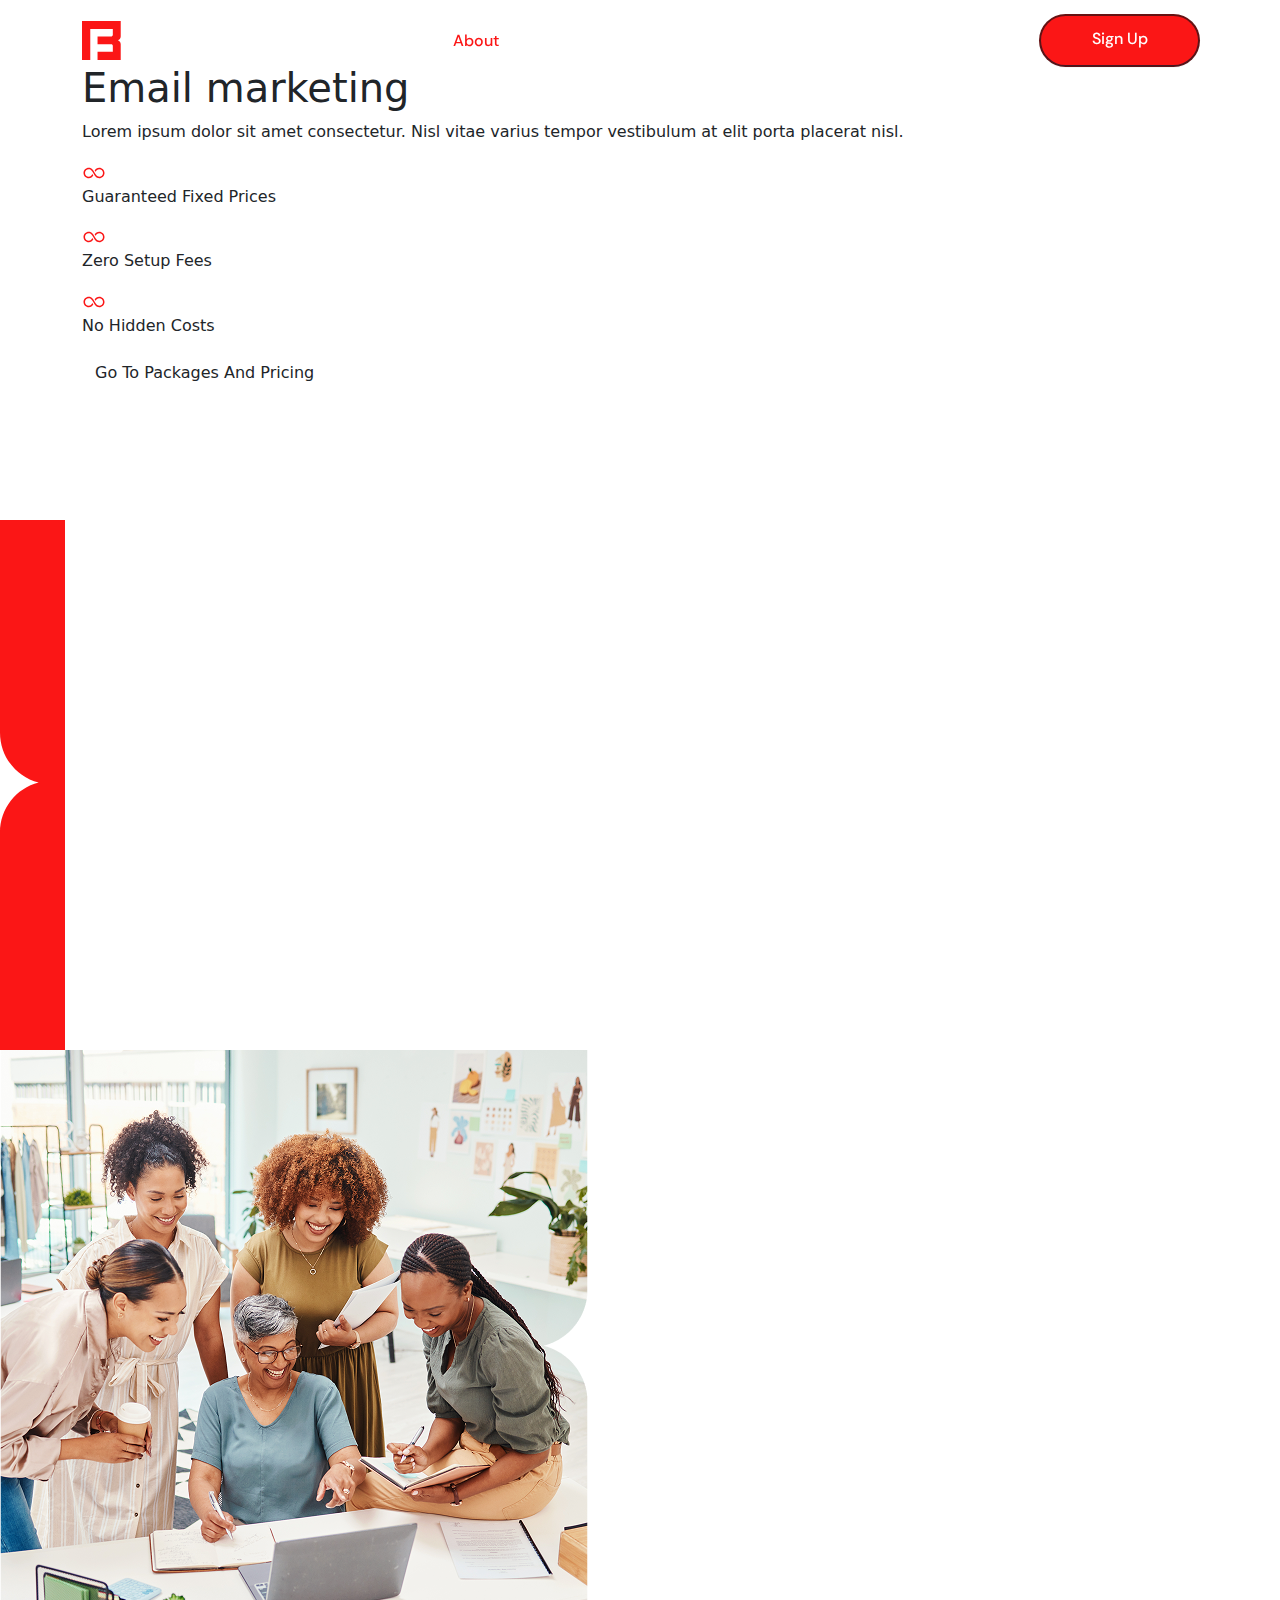
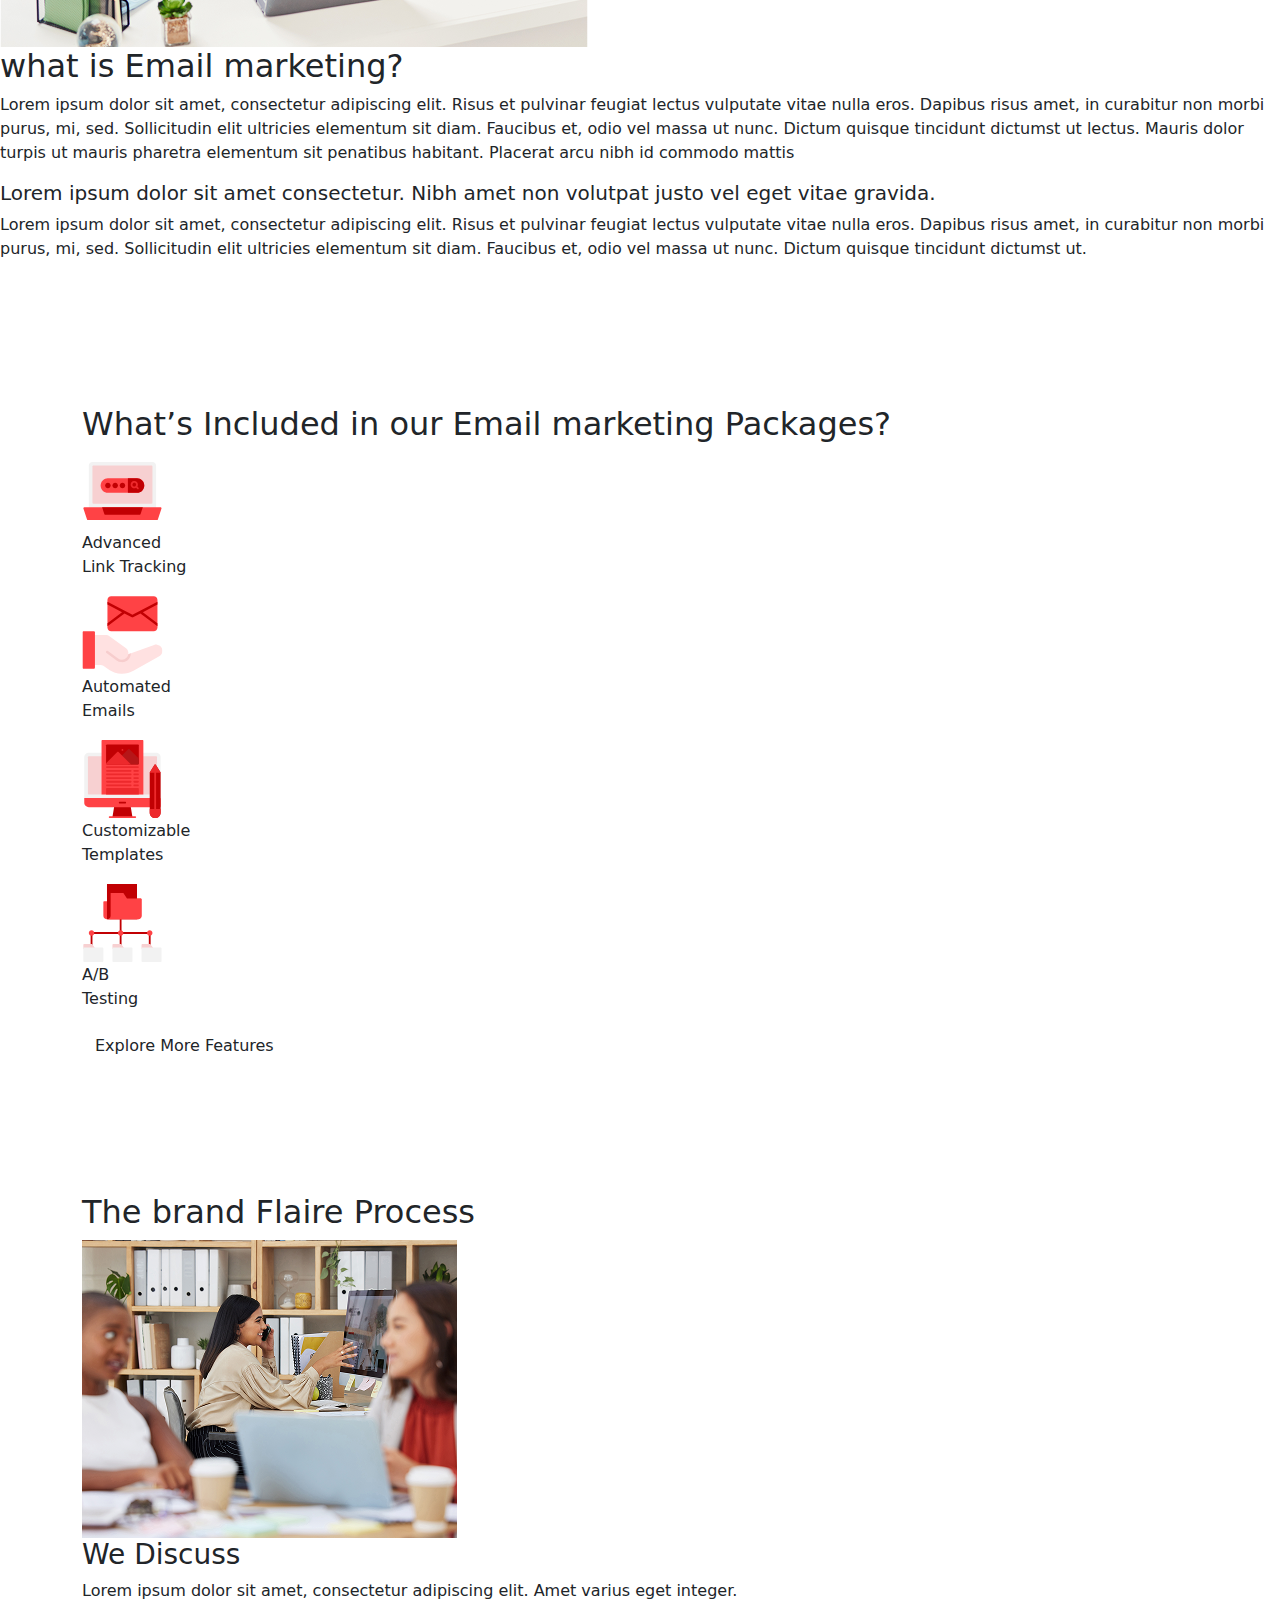
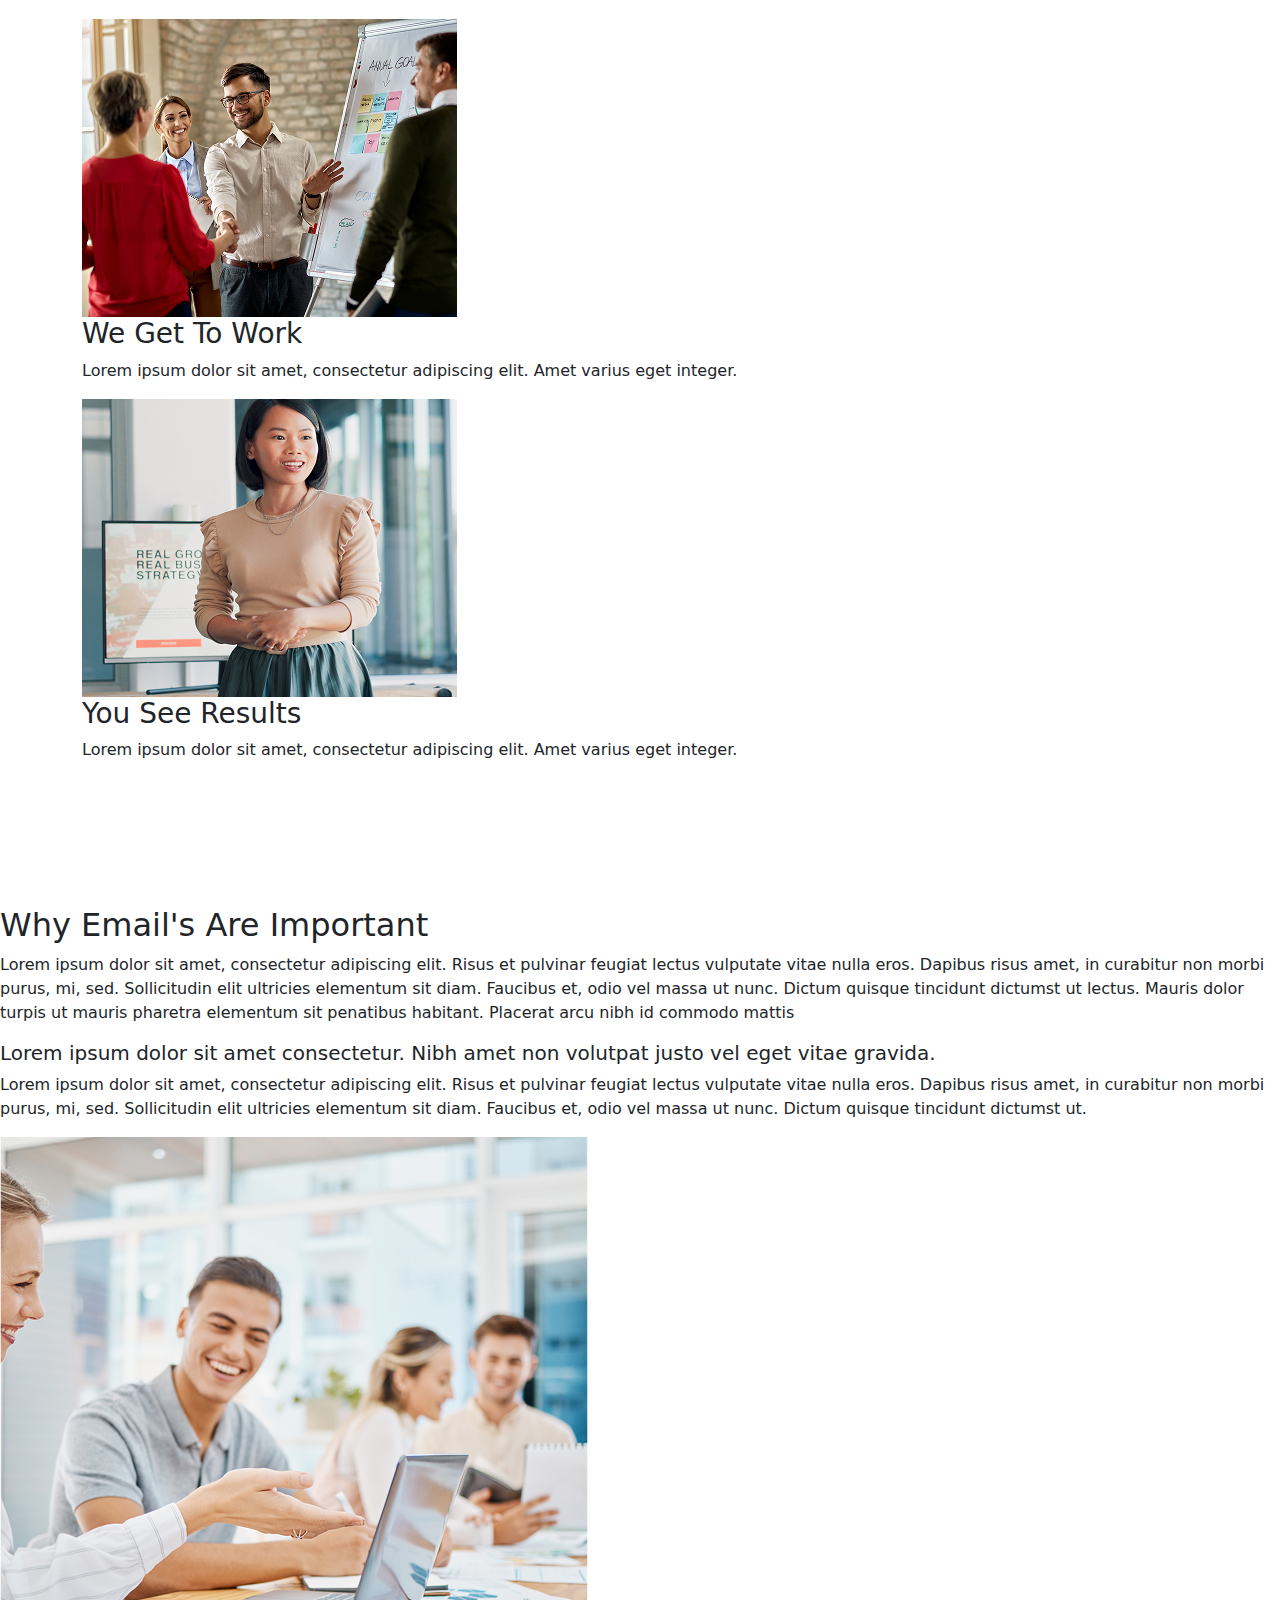
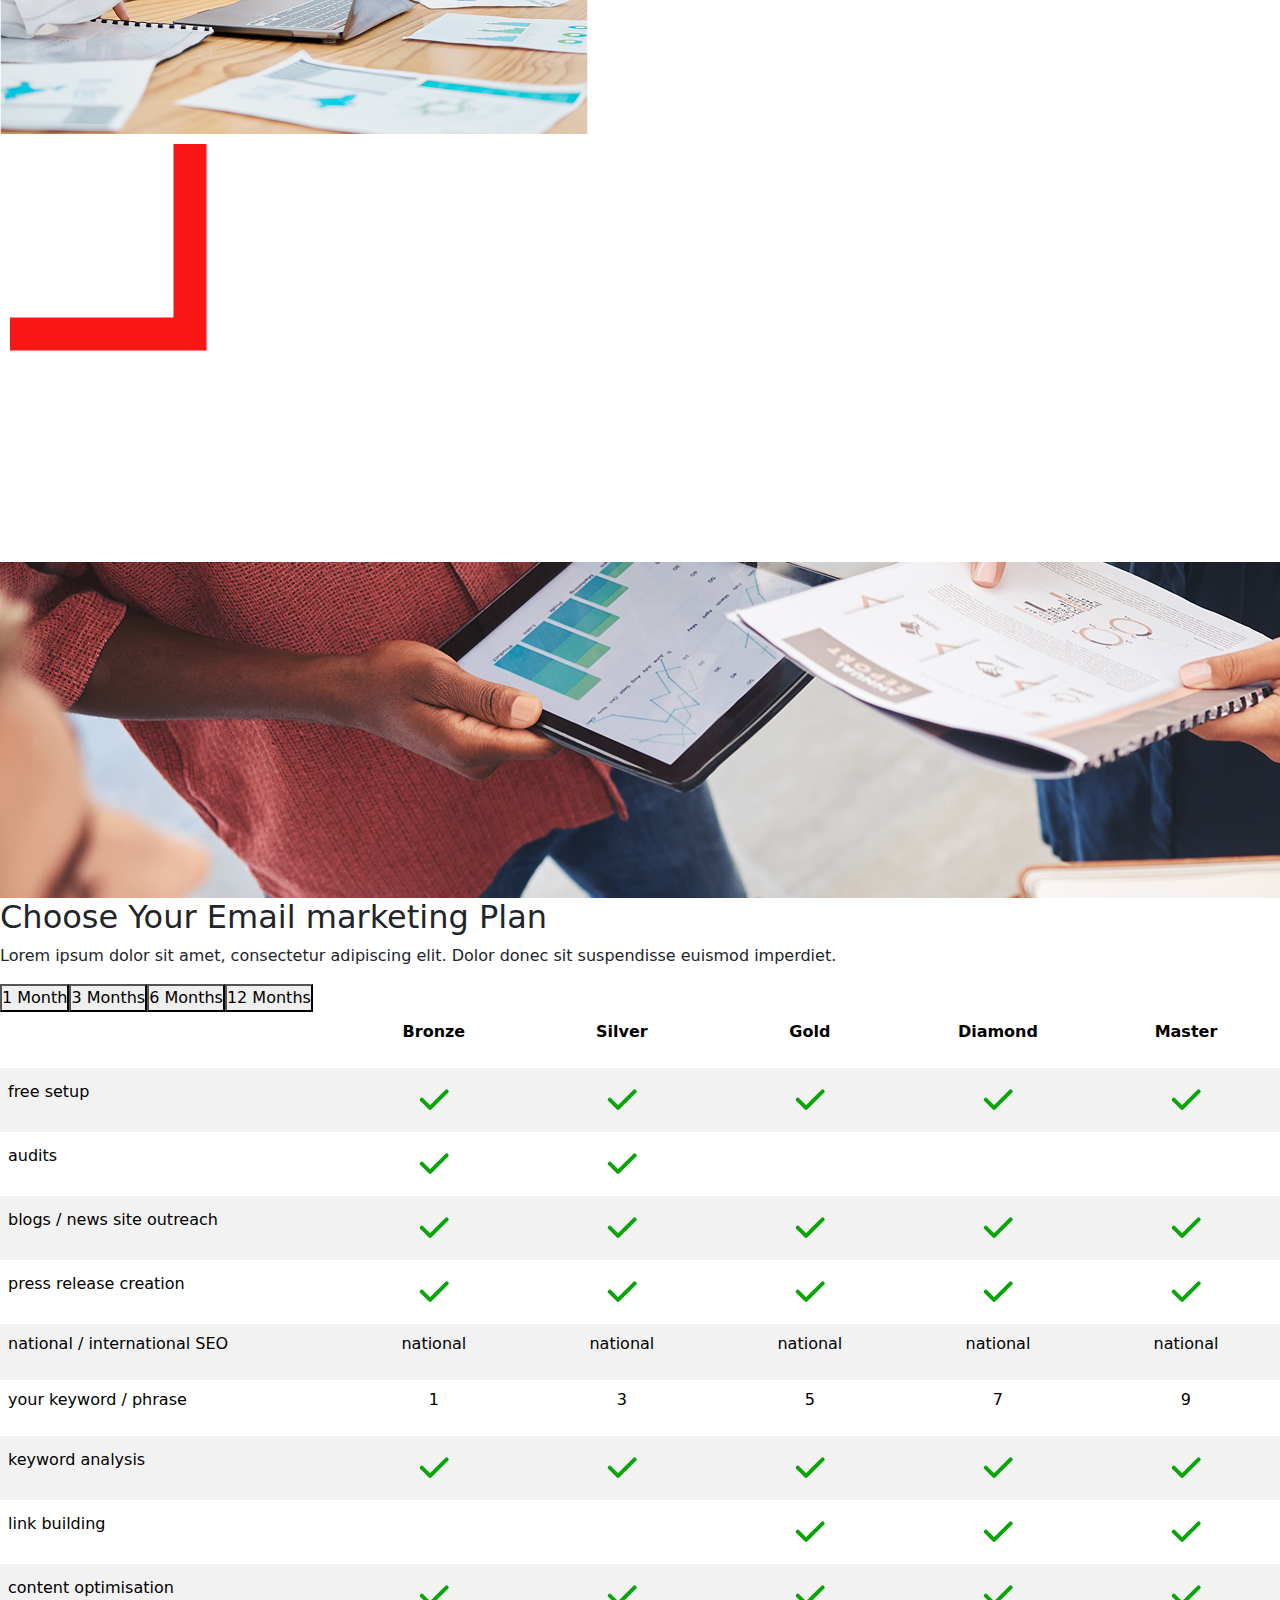
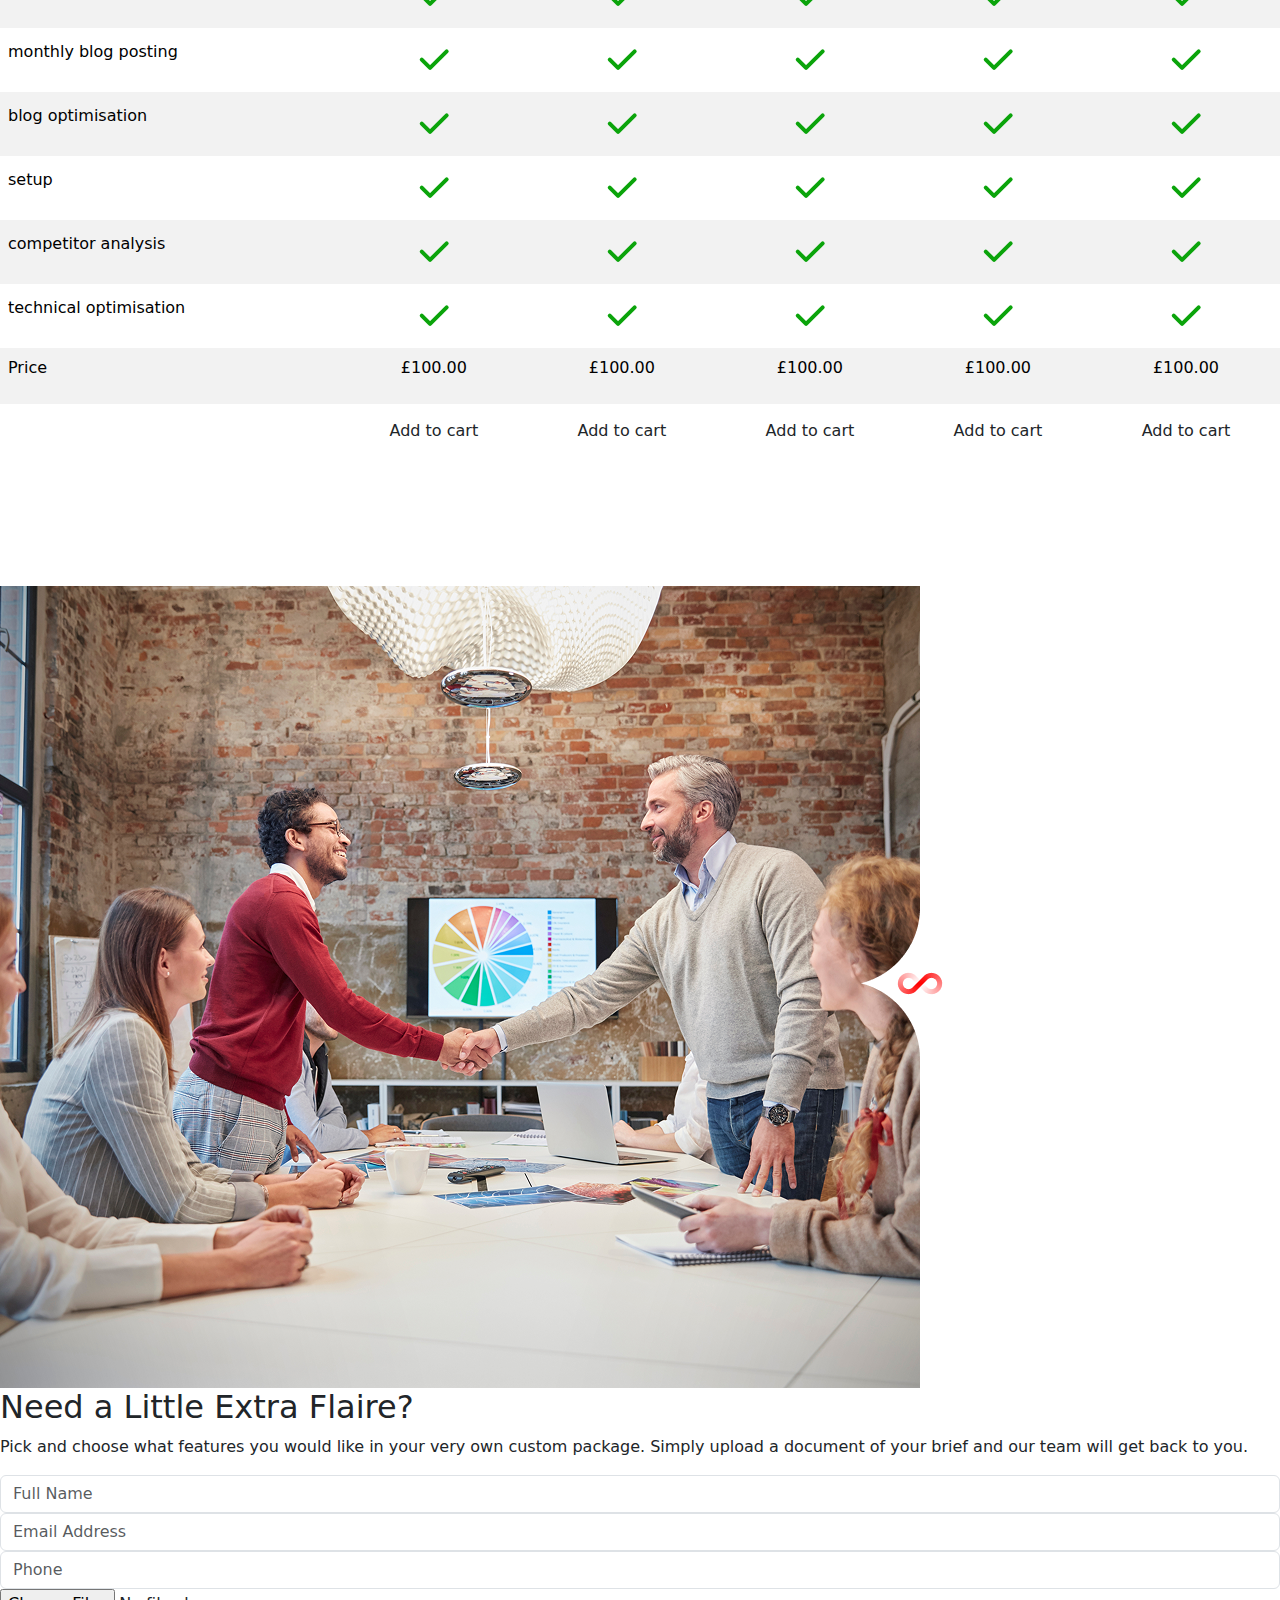
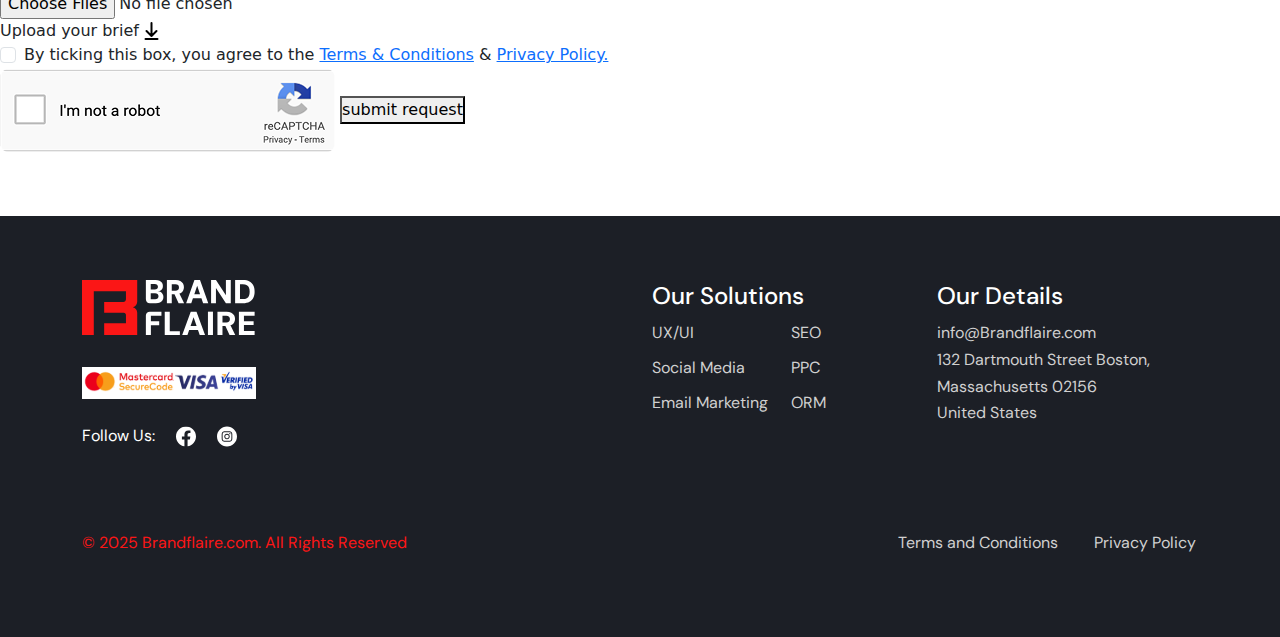
<file: em.html>
<!DOCTYPE html>
<html lang="en">

<head>
    <meta charset="UTF-8">
    <meta name="viewport" content="width=device-width, initial-scale=1.0">
    <title>BrandFlaire</title>
    <link rel="stylesheet" href="./assest/css/bootstrap.min.css">
    <link rel="stylesheet" href="./assest/css/owl.carousel.min.css">
    <link rel="stylesheet" href="./assest/css/owl.theme.default.css">
    <link rel="stylesheet" href="./assest/css/swiper-bundle.min.css">
    <link rel="stylesheet" href="./assest/css/aos.css">
    <link rel="stylesheet" href="./assest/css/style.css">
    <link rel="stylesheet" href="./assest/css/rstyle.css">
    <link rel="stylesheet" href="./assest/css/responsive.css">
    <style>
        .service_header {
            background: transparent;
        }
    </style>
</head>

<body>
    <header class="fixed-top service_header">
        <nav class="navbar navbar-expand-lg">
            <div class="container">
                <a class="navbar-brand" href="#">
                    <img src="./assest/images/brand.svg" alt="" class="branlogo img-fluid">
                </a>
                <button class="navbar-toggler p-0" type="button" data-bs-toggle="collapse"
                    data-bs-target="#navbarSupportedContent" aria-controls="navbarSupportedContent"
                    aria-expanded="false" aria-label="Toggle navigation">
                    <img src="./assest/images/Menu-Button.svg" class="img-fluid" id="changetoggle">
                </button>
                <div class="collapse navbar-collapse" id="navbarSupportedContent">
                    <ul class="navbar-nav m-auto">
                        <li class="nav-item dropdown">
                            <a class="nav-link dropdown-toggle" href="#" role="button" data-bs-toggle="dropdown"
                                aria-expanded="false">
                                Our Solutions
                            </a>
                            <ul class="dropdown-menu dropdown-menu-servies">
                                <li><a class="dropdown-item select-item" href="#">SEO</a></li>
                                <li><a class="dropdown-item" href="#">PPC</a></li>
                                <li><a class="dropdown-item" href="#">ORM</a></li>
                                <li><a class="dropdown-item" href="#">UI/UX</a></li>
                                <li><a class="dropdown-item" href="#">Social Media</a></li>
                                <li><a class="dropdown-item" href="#">Email Marketing</a></li>
                            </ul>
                        </li>
                        <li class="nav-item">
                            <a class="nav-link active" aria-current="page" href="#">About</a>
                        </li>
                        <li class="nav-item">
                            <a class="nav-link" href="#">FAQ’s</a>
                        </li>
                        <li class="nav-item">
                            <a class="nav-link" href="#">Contact</a>
                        </li>
                        <li class="nav-item dropdown">
                            <a class="nav-link dropdown-toggle" href="#" role="button" data-bs-toggle="dropdown"
                                aria-expanded="false">
                                GBP
                            </a>
                            <ul class="dropdown-menu dropdown-menu-cuurency">
                                <li><a class="dropdown-item select-item" href="#">£ GBP</a></li>
                                <li><a class="dropdown-item" href="#">£ GBP</a></li>
                                <li><a class="dropdown-item" href="#">£ GBP</a></li>
                                <li><a class="dropdown-item" href="#">£ GBP</a></li>
                                <li><a class="dropdown-item" href="#">£ GBP</a></li>
                                <li><a class="dropdown-item" href="#">£ GBP</a></li>
                            </ul>
                        </li>
                        <li class="nav-item">
                            <a class="nav-link" href="#">My Cart <span>(0)</span></a>
                        </li>
                    </ul>
                    <ul class="navbar-nav navbar-nav-mo">
                        <li class="nav-item">
                            <a class="nav-link" href="#">Sign In</a>
                        </li>
                        <li class="nav-item">
                            <a class="nav-link btn btn-red" href="#">Sign Up</a>
                        </li>
                    </ul>
                </div>
            </div>
        </nav>
    </header>
    <!-- Header End -->

    <!-- Service Section 1 Start -->
    <section class="service_s1 em_s1">
        <div class="container service_c1">
            <div class="seo_c1left w-100">
                <div class="seo_c1titlebar">
                    <h1 class="seo_s1title">Email marketing</h1>
                    <p class="seo_s1subtitle">Lorem ipsum dolor sit amet consectetur. Nisl vitae varius tempor
                        vestibulum at elit porta placerat nisl.</p>
                </div>
                <div class="seo_s1featuresbar">
                    <div class="seo_s1featuresitem">
                        <img src="./assest/images/s1_featuresicon.svg">
                        <p class="seo_s1featurestitle">Guaranteed Fixed Prices</p>
                    </div>
                    <div class="seo_s1featuresitem">
                        <img src="./assest/images/s1_featuresicon.svg">
                        <p class="seo_s1featurestitle">Zero Setup Fees</p>
                    </div>
                    <div class="seo_s1featuresitem">
                        <img src="./assest/images/s1_featuresicon.svg">
                        <p class="seo_s1featurestitle">No Hidden Costs</p>
                    </div>
                </div>
                <div class="seo_s1btnbar">
                    <a href="#pricing" class="btn custom-btn-img">Go To Packages And Pricing
                        <img src="./assest/images/seo_s1btnarrow.svg" alt="arrow" class="arrow-img">
                    </a>
                </div>
            </div>
            <div class="seo_c1right w-100 d-none"></div>
        </div>
    </section>
    <!-- Service Section 1 End -->

    <!-- Service Section 2 Start -->
    <section class="service_s2">
        <div class="service_c2">
            <div class="seo_s2redimgbar">
                <img class="seo_s2redimg mobile_none" src="./assest/images/service_s2particle.svg">
                <img class="seo_s2redimg desktop_none" src="./assest/images/service_s2particlemob.png">
            </div>
            <img class="seo_s2img mobile_none" src="./assest/images/em_s2img.png">
            <img class="seo_s2img desktop_none" src="./assest/images/em_s2imgmob.png">
            <div class="servic_c2contentbar">
                <div class="service_s2titlebar">
                    <h2 class="service_s2title">what is Email marketing?</h2>
                    <p class="service_s2subtitle">Lorem ipsum dolor sit amet, consectetur adipiscing elit. Risus et
                        pulvinar feugiat lectus vulputate vitae nulla eros. Dapibus risus amet, in curabitur non morbi
                        purus, mi, sed. Sollicitudin elit ultricies elementum sit diam. Faucibus et, odio vel massa ut
                        nunc. Dictum quisque tincidunt dictumst ut lectus. Mauris dolor turpis ut mauris pharetra
                        elementum sit penatibus habitant. Placerat arcu nibh id commodo mattis</p>
                </div>
                <div class="service_s2titlebar">
                    <h5 class="service_s2titlesmall">Lorem ipsum dolor sit amet consectetur. Nibh amet non volutpat
                        justo vel eget vitae gravida.</h5>
                    <p class="service_s2subtitle">Lorem ipsum dolor sit amet, consectetur adipiscing elit. Risus et
                        pulvinar feugiat lectus vulputate vitae nulla eros. Dapibus risus amet, in curabitur non morbi
                        purus, mi, sed. Sollicitudin elit ultricies elementum sit diam. Faucibus et, odio vel massa ut
                        nunc. Dictum quisque tincidunt dictumst ut.</p>
                </div>
            </div>
        </div>
    </section>
    <!-- Service Section 2 End -->

    <!-- Service Section 3 Start -->
    <section class="service_s3">
        <div class="container service_c3">
            <h2 class="service_s3title">What’s Included in our Email marketing Packages?</h2>
            <div class="service_s3cardbar">
                <div class="service_s3card service_s3card1">
                    <div class="service_s3cardinner">
                        <img class="service_s3cardicon" src="./assest/images/em_s3card1.svg">
                        <p class="service_s3cardtext">Advanced<br>Link Tracking</p>
                    </div>
                </div>
                <div class="service_s3card service_s3card2">
                    <div class="service_s3cardinner">
                        <img class="service_s3cardicon" src="./assest/images/em_s3card2.svg">
                        <p class="service_s3cardtext">Automated<br>Emails</p>
                    </div>
                </div>
                <div class="service_s3card service_s3card3">
                    <div class="service_s3cardinner">
                        <img class="service_s3cardicon" src="./assest/images/em_s3card3.svg">
                        <p class="service_s3cardtext">Customizable<br>Templates</p>
                    </div>
                </div>
                <div class="service_s3card service_s3card4">
                    <div class="service_s3cardinner">
                        <img class="service_s3cardicon" src="./assest/images/em_s3card4.svg">
                        <p class="service_s3cardtext">A/B<br>Testing</p>
                    </div>
                </div>
            </div>
            <button type="button" class="btn service_s3btn">Explore More Features</button>
        </div>
    </section>
    <!-- Service Section 3 End -->

    <!-- Service Section 4 Start -->
    <section class="service_s4">
        <div class="container service_c4">
            <h2 class="service_s4title">The brand Flaire Process</h2>
            <div class="service_s4cardbar">
                <div class="service_s4card">
                    <img class="service_s4card1img img-fluid" src="./assest/images/service_s4card1img.png">
                    <div class="service_s4cardtitlebar">
                        <h3 class="service_s4cardtitle">We Discuss</h3>
                        <p class="service_s4subtitle">Lorem ipsum dolor sit amet, consectetur adipiscing elit. Amet
                            varius eget integer.</p>
                    </div>
                </div>
                <div class="service_s4card">
                    <img class="service_s4card2img img-fluid" src="./assest/images/service_s4card2img.png">
                    <div class="service_s4cardtitlebar">
                        <h3 class="service_s4cardtitle">We Get To Work</h3>
                        <p class="service_s4subtitle">Lorem ipsum dolor sit amet, consectetur adipiscing elit. Amet
                            varius eget integer.</p>
                    </div>
                </div>
                <div class="service_s4card">
                    <img class="service_s4card3img img-fluid" src="./assest/images/service_s4card3img.png">
                    <div class="service_s4cardtitlebar">
                        <h3 class="service_s4cardtitle">You See Results</h3>
                        <p class="service_s4subtitle">Lorem ipsum dolor sit amet, consectetur adipiscing elit. Amet
                            varius eget integer.</p>
                    </div>
                </div>
            </div>
        </div>
    </section>
    <!-- Service Section 4 End -->

    <!-- Service Section 5 Start -->
    <section class="service_s5">
        <div class="service_c5">
            <div class="service_s5contentbar w-100">
                <div class="service_s2titlebar">
                    <h2 class="service_s2title">Why Email's Are Important</h2>
                    <p class="service_s2subtitle">Lorem ipsum dolor sit amet, consectetur adipiscing elit. Risus et
                        pulvinar feugiat lectus vulputate vitae nulla eros. Dapibus risus amet, in curabitur non morbi
                        purus, mi, sed. Sollicitudin elit ultricies elementum sit diam. Faucibus et, odio vel massa ut
                        nunc. Dictum quisque tincidunt dictumst ut lectus. Mauris dolor turpis ut mauris pharetra
                        elementum sit penatibus habitant. Placerat arcu nibh id commodo mattis</p>
                </div>
                <div class="service_s2titlebar">
                    <h5 class="service_s2titlesmall">Lorem ipsum dolor sit amet consectetur. Nibh amet non volutpat
                        justo vel eget vitae gravida.</h5>
                    <p class="service_s2subtitle">Lorem ipsum dolor sit amet, consectetur adipiscing elit. Risus et
                        pulvinar feugiat lectus vulputate vitae nulla eros. Dapibus risus amet, in curabitur non morbi
                        purus, mi, sed. Sollicitudin elit ultricies elementum sit diam. Faucibus et, odio vel massa ut
                        nunc. Dictum quisque tincidunt dictumst ut.</p>
                </div>
            </div>
            <img class="service_s5img mobile_none" src="./assest/images/em_s5img.png">
            <img class="service_s5img desktop_none" src="./assest/images/em_s5imgmob.png">
            <div class="service_s5patternbar mobile_none">
                <img class="service_s5pattern" src="./assest/images/service_s5pattern.svg">
            </div>
        </div>
    </section>
    <!-- Service Section 5 End -->

    <!-- Service Section 6 Start -->
    <section class="service_s6">
        <div class="service_s6topbar">
            <img class="mobile_none" src="./assest/images/em_s6img.png">
            <img class="desktop_none" src="./assest/images/em_s6imgmob.png">
            <div class="service_s6titlemain">
                <div class="service_s6titlebar">
                    <h2 class="service_s6title">Choose Your Email marketing Plan</h2>
                    <p class="service_s6subtitle">Lorem ipsum dolor sit amet, consectetur adipiscing elit. Dolor donec
                        sit suspendisse euismod imperdiet.</p>
                </div>
            </div>
        </div>
        <div class="service_s6bottombar">
            <div class="service_s6contentbar">
                <div class="service_s6tabbtnbar">
                    <p class="table_smallblack desktop_none">Duration of service:</p>
                    <div class="nav-tabs-container">
                        <ul class="nav nav-pills service_tabbar" id="pills-tab" role="tablist">
                            <li class="nav-item" role="presentation">
                                <button class="active service_tabbtn month_1btn" id="pills-one-tab"
                                    data-bs-toggle="pill" data-bs-target="#pills-one" type="button" role="tab"
                                    aria-controls="pills-one" aria-selected="true">1&nbsp;Month</button>
                            </li>
                            <li class="nav-item" role="presentation">
                                <button class="service_tabbtn" id="pills-three-tab" data-bs-toggle="pill"
                                    data-bs-target="#pills-three" type="button" role="tab" aria-controls="pills-three"
                                    aria-selected="false">3&nbsp;Months</button>
                            </li>
                            <li class="nav-item" role="presentation">
                                <button class="service_tabbtn" id="pills-six-tab" data-bs-toggle="pill"
                                    data-bs-target="#pills-six" type="button" role="tab" aria-controls="pills-six"
                                    aria-selected="false">6&nbsp;Months</button>
                            </li>
                            <li class="nav-item" role="presentation">
                                <button class="service_tabbtn month_12btn" id="pills-twelve-tab"
                                    data-bs-toggle="pill" data-bs-target="#pills-twelve" type="button" role="tab"
                                    aria-controls="pills-twelve" aria-selected="false">12&nbsp;Months</button>
                            </li>
                        </ul>
                    </div>
                    <p class="table_smallred desktop_none">Swipe left and right to view table</p>
                </div>
                <div class="service_s6tabcontentbar">
                    <div class="tab_contentbar tab-content">
                        <div class="tab-content" id="pills-tabContent">
                            <div class="tab-pane fade show active service_contentmain" id="pills-one" role="tabpanel"
                                aria-labelledby="pills-one-tab">
                                <div class="service_tabcontent table-responsive">
                                    <table class="table table-borderless mb-0 service_table table-striped">
                                        <thead class="service_table_header">
                                            <tr class="align-middle">
                                                <th scope="col" class="text-center">
                                                    <p class="service_tabletitle"></p>
                                                </th>
                                                <th scope="col" class="text-center">
                                                    <p class="service_tabletitle">Bronze</p>
                                                </th>
                                                <th scope="col" class="text-center">
                                                    <p class="service_tabletitle">Silver</p>
                                                </th>
                                                <th scope="col" class="text-center">
                                                    <p class="service_tabletitle">Gold</p>
                                                </th>
                                                <th scope="col" class="text-center">
                                                    <p class="service_tabletitle">Diamond</p>
                                                </th>
                                                <th scope="col" class="text-center">
                                                    <p class="service_tabletitle">Master</p>
                                                </th>
                                            </tr>
                                        </thead>
                                        <tbody class="service_table_body">
                                            <tr class="align-middle">
                                                <td class="text-start">
                                                    <p class="service_table_bodytext">free setup</p>
                                                </td>
                                                <td class="text-center">
                                                    <img class="img-fluid" src="./assest/images/service_tabletick.svg">
                                                </td>
                                                <td class="text-center">
                                                    <img class="img-fluid" src="./assest/images/service_tabletick.svg">
                                                </td>
                                                <td class="text-center">
                                                    <img class="img-fluid" src="./assest/images/service_tabletick.svg">
                                                </td>
                                                <td class="text-center">
                                                    <img class="img-fluid" src="./assest/images/service_tabletick.svg">
                                                </td>
                                                <td class="text-center">
                                                    <img class="img-fluid" src="./assest/images/service_tabletick.svg">
                                                </td>
                                            </tr>
                                            <tr class="align-middle">
                                                <td class="text-start">
                                                    <p class="service_table_bodytext">audits</p>
                                                </td>
                                                <td class="text-center">
                                                    <img class="img-fluid" src="./assest/images/service_tabletick.svg">
                                                </td>
                                                <td class="text-center">
                                                    <img class="img-fluid" src="./assest/images/service_tabletick.svg">
                                                </td>
                                                <td class="text-center">
                                                </td>
                                                <td class="text-center">
                                                </td>
                                                <td class="text-center">
                                                </td>
                                            </tr>
                                            <tr class="align-middle">
                                                <td class="text-start">
                                                    <p class="service_table_bodytext">blogs / news site outreach</p>
                                                </td>
                                                <td class="text-center">
                                                    <img class="img-fluid" src="./assest/images/service_tabletick.svg">
                                                </td>
                                                <td class="text-center">
                                                    <img class="img-fluid" src="./assest/images/service_tabletick.svg">
                                                </td>
                                                <td class="text-center">
                                                    <img class="img-fluid" src="./assest/images/service_tabletick.svg">
                                                </td>
                                                <td class="text-center">
                                                    <img class="img-fluid" src="./assest/images/service_tabletick.svg">
                                                </td>
                                                <td class="text-center">
                                                    <img class="img-fluid" src="./assest/images/service_tabletick.svg">
                                                </td>
                                            </tr>
                                            <tr class="align-middle">
                                                <td class="text-start">
                                                    <p class="service_table_bodytext">press release creation</p>
                                                </td>
                                                <td class="text-center">
                                                    <img class="img-fluid" src="./assest/images/service_tabletick.svg">
                                                </td>
                                                <td class="text-center">
                                                    <img class="img-fluid" src="./assest/images/service_tabletick.svg">
                                                </td>
                                                <td class="text-center">
                                                    <img class="img-fluid" src="./assest/images/service_tabletick.svg">
                                                </td>
                                                <td class="text-center">
                                                    <img class="img-fluid" src="./assest/images/service_tabletick.svg">
                                                </td>
                                                <td class="text-center">
                                                    <img class="img-fluid" src="./assest/images/service_tabletick.svg">
                                                </td>
                                            </tr>
                                            <tr class="align-middle">
                                                <td class="text-start">
                                                    <p class="service_table_bodytext">national / international SEO</p>
                                                </td>
                                                <td class="text-center">
                                                    <p class="service_table_bodytext">national</p>
                                                </td>
                                                <td class="text-center">
                                                    <p class="service_table_bodytext">national</p>
                                                </td>
                                                <td class="text-center">
                                                    <p class="service_table_bodytext">national</p>
                                                </td>
                                                <td class="text-center">
                                                    <p class="service_table_bodytext">national</p>
                                                </td>
                                                <td class="text-center">
                                                    <p class="service_table_bodytext">national</p>
                                                </td>
                                            </tr>
                                            <tr class="align-middle">
                                                <td class="text-start">
                                                    <p class="service_table_bodytext">your keyword / phrase</p>
                                                </td>
                                                <td class="text-center">
                                                    <p class="service_table_bodytext">1</p>
                                                </td>
                                                <td class="text-center">
                                                    <p class="service_table_bodytext">3</p>
                                                </td>
                                                <td class="text-center">
                                                    <p class="service_table_bodytext">5</p>
                                                </td>
                                                <td class="text-center">
                                                    <p class="service_table_bodytext">7</p>
                                                </td>
                                                <td class="text-center">
                                                    <p class="service_table_bodytext">9</p>
                                                </td>
                                            </tr>
                                            <tr class="align-middle">
                                                <td class="text-start">
                                                    <p class="service_table_bodytext">keyword analysis</p>
                                                </td>
                                                <td class="text-center">
                                                    <img class="img-fluid" src="./assest/images/service_tabletick.svg">
                                                </td>
                                                <td class="text-center">
                                                    <img class="img-fluid" src="./assest/images/service_tabletick.svg">
                                                </td>
                                                <td class="text-center">
                                                    <img class="img-fluid" src="./assest/images/service_tabletick.svg">
                                                </td>
                                                <td class="text-center">
                                                    <img class="img-fluid" src="./assest/images/service_tabletick.svg">
                                                </td>
                                                <td class="text-center">
                                                    <img class="img-fluid" src="./assest/images/service_tabletick.svg">
                                                </td>
                                            </tr>
                                            <tr class="align-middle">
                                                <td class="text-start">
                                                    <p class="service_table_bodytext">link building</p>
                                                </td>
                                                <td class="text-center">
                                                </td>
                                                <td class="text-center">
                                                </td>
                                                <td class="text-center">
                                                    <img class="img-fluid" src="./assest/images/service_tabletick.svg">
                                                </td>
                                                <td class="text-center">
                                                    <img class="img-fluid" src="./assest/images/service_tabletick.svg">
                                                </td>
                                                <td class="text-center">
                                                    <img class="img-fluid" src="./assest/images/service_tabletick.svg">
                                                </td>
                                            </tr>
                                            <tr class="align-middle">
                                                <td class="text-start">
                                                    <p class="service_table_bodytext">content optimisation</p>
                                                </td>
                                                <td class="text-center">
                                                    <img class="img-fluid" src="./assest/images/service_tabletick.svg">
                                                </td>
                                                <td class="text-center">
                                                    <img class="img-fluid" src="./assest/images/service_tabletick.svg">
                                                </td>
                                                <td class="text-center">
                                                    <img class="img-fluid" src="./assest/images/service_tabletick.svg">
                                                </td>
                                                <td class="text-center">
                                                    <img class="img-fluid" src="./assest/images/service_tabletick.svg">
                                                </td>
                                                <td class="text-center">
                                                    <img class="img-fluid" src="./assest/images/service_tabletick.svg">
                                                </td>
                                            </tr>
                                            <tr class="align-middle">
                                                <td class="text-start">
                                                    <p class="service_table_bodytext">monthly blog posting</p>
                                                </td>
                                                <td class="text-center">
                                                    <img class="img-fluid" src="./assest/images/service_tabletick.svg">
                                                </td>
                                                <td class="text-center">
                                                    <img class="img-fluid" src="./assest/images/service_tabletick.svg">
                                                </td>
                                                <td class="text-center">
                                                    <img class="img-fluid" src="./assest/images/service_tabletick.svg">
                                                </td>
                                                <td class="text-center">
                                                    <img class="img-fluid" src="./assest/images/service_tabletick.svg">
                                                </td>
                                                <td class="text-center">
                                                    <img class="img-fluid" src="./assest/images/service_tabletick.svg">
                                                </td>
                                            </tr>
                                            <tr class="align-middle">
                                                <td class="text-start">
                                                    <p class="service_table_bodytext">blog optimisation</p>
                                                </td>
                                                <td class="text-center">
                                                    <img class="img-fluid" src="./assest/images/service_tabletick.svg">
                                                </td>
                                                <td class="text-center">
                                                    <img class="img-fluid" src="./assest/images/service_tabletick.svg">
                                                </td>
                                                <td class="text-center">
                                                    <img class="img-fluid" src="./assest/images/service_tabletick.svg">
                                                </td>
                                                <td class="text-center">
                                                    <img class="img-fluid" src="./assest/images/service_tabletick.svg">
                                                </td>
                                                <td class="text-center">
                                                    <img class="img-fluid" src="./assest/images/service_tabletick.svg">
                                                </td>
                                            </tr>
                                            <tr class="align-middle">
                                                <td class="text-start">
                                                    <p class="service_table_bodytext">setup</p>
                                                </td>
                                                <td class="text-center">
                                                    <img class="img-fluid" src="./assest/images/service_tabletick.svg">
                                                </td>
                                                <td class="text-center">
                                                    <img class="img-fluid" src="./assest/images/service_tabletick.svg">
                                                </td>
                                                <td class="text-center">
                                                    <img class="img-fluid" src="./assest/images/service_tabletick.svg">
                                                </td>
                                                <td class="text-center">
                                                    <img class="img-fluid" src="./assest/images/service_tabletick.svg">
                                                </td>
                                                <td class="text-center">
                                                    <img class="img-fluid" src="./assest/images/service_tabletick.svg">
                                                </td>
                                            </tr>
                                            <tr class="align-middle">
                                                <td class="text-start">
                                                    <p class="service_table_bodytext">competitor analysis</p>
                                                </td>
                                                <td class="text-center">
                                                    <img class="img-fluid" src="./assest/images/service_tabletick.svg">
                                                </td>
                                                <td class="text-center">
                                                    <img class="img-fluid" src="./assest/images/service_tabletick.svg">
                                                </td>
                                                <td class="text-center">
                                                    <img class="img-fluid" src="./assest/images/service_tabletick.svg">
                                                </td>
                                                <td class="text-center">
                                                    <img class="img-fluid" src="./assest/images/service_tabletick.svg">
                                                </td>
                                                <td class="text-center">
                                                    <img class="img-fluid" src="./assest/images/service_tabletick.svg">
                                                </td>
                                            </tr>
                                            <tr class="align-middle">
                                                <td class="text-start">
                                                    <p class="service_table_bodytext">technical optimisation</p>
                                                </td>
                                                <td class="text-center">
                                                    <img class="img-fluid" src="./assest/images/service_tabletick.svg">
                                                </td>
                                                <td class="text-center">
                                                    <img class="img-fluid" src="./assest/images/service_tabletick.svg">
                                                </td>
                                                <td class="text-center">
                                                    <img class="img-fluid" src="./assest/images/service_tabletick.svg">
                                                </td>
                                                <td class="text-center">
                                                    <img class="img-fluid" src="./assest/images/service_tabletick.svg">
                                                </td>
                                                <td class="text-center">
                                                    <img class="img-fluid" src="./assest/images/service_tabletick.svg">
                                                </td>
                                            </tr>
                                            <tr class="align-middle">
                                                <td class="text-start service_table_bodysecondlast">
                                                    <p class="service_table_bodytext">Price</p>
                                                </td>
                                                <td class="text-center service_table_bodysecondlast">
                                                    <p class="service_table_bodyprice">£100.00</p>
                                                </td>
                                                <td class="text-center service_table_bodysecondlast">
                                                    <p class="service_table_bodyprice">£100.00</p>
                                                </td>
                                                <td class="text-center service_table_bodysecondlast">
                                                    <p class="service_table_bodyprice">£100.00</p>
                                                </td>
                                                <td class="text-center service_table_bodysecondlast">
                                                    <p class="service_table_bodyprice">£100.00</p>
                                                </td>
                                                <td class="text-center service_table_bodysecondlast">
                                                    <p class="service_table_bodyprice">£100.00</p>
                                                </td>
                                            </tr>
                                            <tr class="align-middle">
                                                <td>
                                                    <p class="service_bodytext"></p>
                                                </td>
                                                <td class="text-center">
                                                    <button type="button" class="btn service_tablebtn" data-bs-toggle="modal" data-bs-target="#s6Modal">Add to cart</button>
                                                </td>
                                                <td class="text-center">
                                                    <button type="button" class="btn service_tablebtn" data-bs-toggle="modal" data-bs-target="#s6Modal">Add to cart</button>
                                                </td>
                                                <td class="text-center">
                                                    <button type="button" class="btn service_tablebtn" data-bs-toggle="modal" data-bs-target="#s6Modal">Add to cart</button>
                                                </td>
                                                <td class="text-center">
                                                    <button type="button" class="btn service_tablebtn" data-bs-toggle="modal" data-bs-target="#s6Modal">Add to cart</button>
                                                </td>
                                                <td class="text-center">
                                                    <button type="button" class="btn service_tablebtn" data-bs-toggle="modal" data-bs-target="#s6Modal">Add to cart</button>
                                                </td>
                                            </tr>
                                        </tbody>
                                    </table>
                                </div>
                            </div>
                            <div class="tab-pane fade service_contentmain" id="pills-three" role="tabpanel"
                                aria-labelledby="pills-three-tab">
                                <div class="service_tabcontent table-responsive">
                                    <table class="table table-borderless mb-0 service_table table-striped">
                                        <thead class="service_table_header">
                                            <tr class="align-middle">
                                                <th scope="col" class="text-center">
                                                    <p class="service_tabletitle"></p>
                                                </th>
                                                <th scope="col" class="text-center">
                                                    <p class="service_tabletitle">Bronze</p>
                                                </th>
                                                <th scope="col" class="text-center">
                                                    <p class="service_tabletitle">Silver</p>
                                                </th>
                                                <th scope="col" class="text-center">
                                                    <p class="service_tabletitle">Gold</p>
                                                </th>
                                                <th scope="col" class="text-center">
                                                    <p class="service_tabletitle">Diamond</p>
                                                </th>
                                                <th scope="col" class="text-center">
                                                    <p class="service_tabletitle">Master</p>
                                                </th>
                                            </tr>
                                        </thead>
                                        <tbody class="service_table_body">
                                            <tr class="align-middle">
                                                <td class="text-start">
                                                    <p class="service_table_bodytext">free setup</p>
                                                </td>
                                                <td class="text-center">
                                                    <img class="img-fluid" src="./assest/images/service_tabletick.svg">
                                                </td>
                                                <td class="text-center">
                                                    <img class="img-fluid" src="./assest/images/service_tabletick.svg">
                                                </td>
                                                <td class="text-center">
                                                    <img class="img-fluid" src="./assest/images/service_tabletick.svg">
                                                </td>
                                                <td class="text-center">
                                                    <img class="img-fluid" src="./assest/images/service_tabletick.svg">
                                                </td>
                                                <td class="text-center">
                                                    <img class="img-fluid" src="./assest/images/service_tabletick.svg">
                                                </td>
                                            </tr>
                                            <tr class="align-middle">
                                                <td class="text-start">
                                                    <p class="service_table_bodytext">audits</p>
                                                </td>
                                                <td class="text-center">
                                                    <img class="img-fluid" src="./assest/images/service_tabletick.svg">
                                                </td>
                                                <td class="text-center">
                                                    <img class="img-fluid" src="./assest/images/service_tabletick.svg">
                                                </td>
                                                <td class="text-center">
                                                </td>
                                                <td class="text-center">
                                                </td>
                                                <td class="text-center">
                                                </td>
                                            </tr>
                                            <tr class="align-middle">
                                                <td class="text-start">
                                                    <p class="service_table_bodytext">blogs / news site outreach</p>
                                                </td>
                                                <td class="text-center">
                                                    <img class="img-fluid" src="./assest/images/service_tabletick.svg">
                                                </td>
                                                <td class="text-center">
                                                    <img class="img-fluid" src="./assest/images/service_tabletick.svg">
                                                </td>
                                                <td class="text-center">
                                                    <img class="img-fluid" src="./assest/images/service_tabletick.svg">
                                                </td>
                                                <td class="text-center">
                                                    <img class="img-fluid" src="./assest/images/service_tabletick.svg">
                                                </td>
                                                <td class="text-center">
                                                    <img class="img-fluid" src="./assest/images/service_tabletick.svg">
                                                </td>
                                            </tr>
                                            <tr class="align-middle">
                                                <td class="text-start">
                                                    <p class="service_table_bodytext">press release creation</p>
                                                </td>
                                                <td class="text-center">
                                                    <img class="img-fluid" src="./assest/images/service_tabletick.svg">
                                                </td>
                                                <td class="text-center">
                                                    <img class="img-fluid" src="./assest/images/service_tabletick.svg">
                                                </td>
                                                <td class="text-center">
                                                    <img class="img-fluid" src="./assest/images/service_tabletick.svg">
                                                </td>
                                                <td class="text-center">
                                                    <img class="img-fluid" src="./assest/images/service_tabletick.svg">
                                                </td>
                                                <td class="text-center">
                                                    <img class="img-fluid" src="./assest/images/service_tabletick.svg">
                                                </td>
                                            </tr>
                                            <tr class="align-middle">
                                                <td class="text-start">
                                                    <p class="service_table_bodytext">national / international SEO</p>
                                                </td>
                                                <td class="text-center">
                                                    <p class="service_table_bodytext">national</p>
                                                </td>
                                                <td class="text-center">
                                                    <p class="service_table_bodytext">national</p>
                                                </td>
                                                <td class="text-center">
                                                    <p class="service_table_bodytext">national</p>
                                                </td>
                                                <td class="text-center">
                                                    <p class="service_table_bodytext">national</p>
                                                </td>
                                                <td class="text-center">
                                                    <p class="service_table_bodytext">national</p>
                                                </td>
                                            </tr>
                                            <tr class="align-middle">
                                                <td class="text-start">
                                                    <p class="service_table_bodytext">your keyword / phrase</p>
                                                </td>
                                                <td class="text-center">
                                                    <p class="service_table_bodytext">1</p>
                                                </td>
                                                <td class="text-center">
                                                    <p class="service_table_bodytext">3</p>
                                                </td>
                                                <td class="text-center">
                                                    <p class="service_table_bodytext">5</p>
                                                </td>
                                                <td class="text-center">
                                                    <p class="service_table_bodytext">7</p>
                                                </td>
                                                <td class="text-center">
                                                    <p class="service_table_bodytext">9</p>
                                                </td>
                                            </tr>
                                            <tr class="align-middle">
                                                <td class="text-start">
                                                    <p class="service_table_bodytext">keyword analysis</p>
                                                </td>
                                                <td class="text-center">
                                                    <img class="img-fluid" src="./assest/images/service_tabletick.svg">
                                                </td>
                                                <td class="text-center">
                                                    <img class="img-fluid" src="./assest/images/service_tabletick.svg">
                                                </td>
                                                <td class="text-center">
                                                    <img class="img-fluid" src="./assest/images/service_tabletick.svg">
                                                </td>
                                                <td class="text-center">
                                                    <img class="img-fluid" src="./assest/images/service_tabletick.svg">
                                                </td>
                                                <td class="text-center">
                                                    <img class="img-fluid" src="./assest/images/service_tabletick.svg">
                                                </td>
                                            </tr>
                                            <tr class="align-middle">
                                                <td class="text-start">
                                                    <p class="service_table_bodytext">link building</p>
                                                </td>
                                                <td class="text-center">
                                                </td>
                                                <td class="text-center">
                                                </td>
                                                <td class="text-center">
                                                    <img class="img-fluid" src="./assest/images/service_tabletick.svg">
                                                </td>
                                                <td class="text-center">
                                                    <img class="img-fluid" src="./assest/images/service_tabletick.svg">
                                                </td>
                                                <td class="text-center">
                                                    <img class="img-fluid" src="./assest/images/service_tabletick.svg">
                                                </td>
                                            </tr>
                                            <tr class="align-middle">
                                                <td class="text-start">
                                                    <p class="service_table_bodytext">content optimisation</p>
                                                </td>
                                                <td class="text-center">
                                                    <img class="img-fluid" src="./assest/images/service_tabletick.svg">
                                                </td>
                                                <td class="text-center">
                                                    <img class="img-fluid" src="./assest/images/service_tabletick.svg">
                                                </td>
                                                <td class="text-center">
                                                    <img class="img-fluid" src="./assest/images/service_tabletick.svg">
                                                </td>
                                                <td class="text-center">
                                                    <img class="img-fluid" src="./assest/images/service_tabletick.svg">
                                                </td>
                                                <td class="text-center">
                                                    <img class="img-fluid" src="./assest/images/service_tabletick.svg">
                                                </td>
                                            </tr>
                                            <tr class="align-middle">
                                                <td class="text-start">
                                                    <p class="service_table_bodytext">monthly blog posting</p>
                                                </td>
                                                <td class="text-center">
                                                    <img class="img-fluid" src="./assest/images/service_tabletick.svg">
                                                </td>
                                                <td class="text-center">
                                                    <img class="img-fluid" src="./assest/images/service_tabletick.svg">
                                                </td>
                                                <td class="text-center">
                                                    <img class="img-fluid" src="./assest/images/service_tabletick.svg">
                                                </td>
                                                <td class="text-center">
                                                    <img class="img-fluid" src="./assest/images/service_tabletick.svg">
                                                </td>
                                                <td class="text-center">
                                                    <img class="img-fluid" src="./assest/images/service_tabletick.svg">
                                                </td>
                                            </tr>
                                            <tr class="align-middle">
                                                <td class="text-start">
                                                    <p class="service_table_bodytext">blog optimisation</p>
                                                </td>
                                                <td class="text-center">
                                                    <img class="img-fluid" src="./assest/images/service_tabletick.svg">
                                                </td>
                                                <td class="text-center">
                                                    <img class="img-fluid" src="./assest/images/service_tabletick.svg">
                                                </td>
                                                <td class="text-center">
                                                    <img class="img-fluid" src="./assest/images/service_tabletick.svg">
                                                </td>
                                                <td class="text-center">
                                                    <img class="img-fluid" src="./assest/images/service_tabletick.svg">
                                                </td>
                                                <td class="text-center">
                                                    <img class="img-fluid" src="./assest/images/service_tabletick.svg">
                                                </td>
                                            </tr>
                                            <tr class="align-middle">
                                                <td class="text-start">
                                                    <p class="service_table_bodytext">setup</p>
                                                </td>
                                                <td class="text-center">
                                                    <img class="img-fluid" src="./assest/images/service_tabletick.svg">
                                                </td>
                                                <td class="text-center">
                                                    <img class="img-fluid" src="./assest/images/service_tabletick.svg">
                                                </td>
                                                <td class="text-center">
                                                    <img class="img-fluid" src="./assest/images/service_tabletick.svg">
                                                </td>
                                                <td class="text-center">
                                                    <img class="img-fluid" src="./assest/images/service_tabletick.svg">
                                                </td>
                                                <td class="text-center">
                                                    <img class="img-fluid" src="./assest/images/service_tabletick.svg">
                                                </td>
                                            </tr>
                                            <tr class="align-middle">
                                                <td class="text-start">
                                                    <p class="service_table_bodytext">competitor analysis</p>
                                                </td>
                                                <td class="text-center">
                                                    <img class="img-fluid" src="./assest/images/service_tabletick.svg">
                                                </td>
                                                <td class="text-center">
                                                    <img class="img-fluid" src="./assest/images/service_tabletick.svg">
                                                </td>
                                                <td class="text-center">
                                                    <img class="img-fluid" src="./assest/images/service_tabletick.svg">
                                                </td>
                                                <td class="text-center">
                                                    <img class="img-fluid" src="./assest/images/service_tabletick.svg">
                                                </td>
                                                <td class="text-center">
                                                    <img class="img-fluid" src="./assest/images/service_tabletick.svg">
                                                </td>
                                            </tr>
                                            <tr class="align-middle">
                                                <td class="text-start">
                                                    <p class="service_table_bodytext">technical optimisation</p>
                                                </td>
                                                <td class="text-center">
                                                    <img class="img-fluid" src="./assest/images/service_tabletick.svg">
                                                </td>
                                                <td class="text-center">
                                                    <img class="img-fluid" src="./assest/images/service_tabletick.svg">
                                                </td>
                                                <td class="text-center">
                                                    <img class="img-fluid" src="./assest/images/service_tabletick.svg">
                                                </td>
                                                <td class="text-center">
                                                    <img class="img-fluid" src="./assest/images/service_tabletick.svg">
                                                </td>
                                                <td class="text-center">
                                                    <img class="img-fluid" src="./assest/images/service_tabletick.svg">
                                                </td>
                                            </tr>
                                            <tr class="align-middle">
                                                <td class="text-start service_table_bodysecondlast">
                                                    <p class="service_table_bodytext">Price</p>
                                                </td>
                                                <td class="text-center service_table_bodysecondlast">
                                                    <p class="service_table_bodyprice">£100.00</p>
                                                </td>
                                                <td class="text-center service_table_bodysecondlast">
                                                    <p class="service_table_bodyprice">£100.00</p>
                                                </td>
                                                <td class="text-center service_table_bodysecondlast">
                                                    <p class="service_table_bodyprice">£100.00</p>
                                                </td>
                                                <td class="text-center service_table_bodysecondlast">
                                                    <p class="service_table_bodyprice">£100.00</p>
                                                </td>
                                                <td class="text-center service_table_bodysecondlast">
                                                    <p class="service_table_bodyprice">£100.00</p>
                                                </td>
                                            </tr>
                                            <tr class="align-middle">
                                                <td>
                                                    <p class="service_bodytext"></p>
                                                </td>
                                                <td class="text-center">
                                                    <button type="button" class="btn service_tablebtn" data-bs-toggle="modal" data-bs-target="#s6Modal">Add to cart</button>
                                                </td>
                                                <td class="text-center">
                                                    <button type="button" class="btn service_tablebtn" data-bs-toggle="modal" data-bs-target="#s6Modal">Add to cart</button>
                                                </td>
                                                <td class="text-center">
                                                    <button type="button" class="btn service_tablebtn" data-bs-toggle="modal" data-bs-target="#s6Modal">Add to cart</button>
                                                </td>
                                                <td class="text-center">
                                                    <button type="button" class="btn service_tablebtn" data-bs-toggle="modal" data-bs-target="#s6Modal">Add to cart</button>
                                                </td>
                                                <td class="text-center">
                                                    <button type="button" class="btn service_tablebtn" data-bs-toggle="modal" data-bs-target="#s6Modal">Add to cart</button>
                                                </td>
                                            </tr>
                                        </tbody>
                                    </table>
                                </div>
                            </div>
                            <div class="tab-pane fade service_contentmain" id="pills-six" role="tabpanel"
                                aria-labelledby="pills-six-tab">
                                <table class="table table-borderless mb-0 service_table table-striped">
                                    <thead class="service_table_header">
                                        <tr class="align-middle">
                                            <th scope="col" class="text-center">
                                                <p class="service_tabletitle"></p>
                                            </th>
                                            <th scope="col" class="text-center">
                                                <p class="service_tabletitle">Bronze</p>
                                            </th>
                                            <th scope="col" class="text-center">
                                                <p class="service_tabletitle">Silver</p>
                                            </th>
                                            <th scope="col" class="text-center">
                                                <p class="service_tabletitle">Gold</p>
                                            </th>
                                            <th scope="col" class="text-center">
                                                <p class="service_tabletitle">Diamond</p>
                                            </th>
                                            <th scope="col" class="text-center">
                                                <p class="service_tabletitle">Master</p>
                                            </th>
                                        </tr>
                                    </thead>
                                    <tbody class="service_table_body">
                                        <tr class="align-middle">
                                            <td class="text-start">
                                                <p class="service_table_bodytext">free setup</p>
                                            </td>
                                            <td class="text-center">
                                                <img class="img-fluid" src="./assest/images/service_tabletick.svg">
                                            </td>
                                            <td class="text-center">
                                                <img class="img-fluid" src="./assest/images/service_tabletick.svg">
                                            </td>
                                            <td class="text-center">
                                                <img class="img-fluid" src="./assest/images/service_tabletick.svg">
                                            </td>
                                            <td class="text-center">
                                                <img class="img-fluid" src="./assest/images/service_tabletick.svg">
                                            </td>
                                            <td class="text-center">
                                                <img class="img-fluid" src="./assest/images/service_tabletick.svg">
                                            </td>
                                        </tr>
                                        <tr class="align-middle">
                                            <td class="text-start">
                                                <p class="service_table_bodytext">audits</p>
                                            </td>
                                            <td class="text-center">
                                                <img class="img-fluid" src="./assest/images/service_tabletick.svg">
                                            </td>
                                            <td class="text-center">
                                                <img class="img-fluid" src="./assest/images/service_tabletick.svg">
                                            </td>
                                            <td class="text-center">
                                            </td>
                                            <td class="text-center">
                                            </td>
                                            <td class="text-center">
                                            </td>
                                        </tr>
                                        <tr class="align-middle">
                                            <td class="text-start">
                                                <p class="service_table_bodytext">blogs / news site outreach</p>
                                            </td>
                                            <td class="text-center">
                                                <img class="img-fluid" src="./assest/images/service_tabletick.svg">
                                            </td>
                                            <td class="text-center">
                                                <img class="img-fluid" src="./assest/images/service_tabletick.svg">
                                            </td>
                                            <td class="text-center">
                                                <img class="img-fluid" src="./assest/images/service_tabletick.svg">
                                            </td>
                                            <td class="text-center">
                                                <img class="img-fluid" src="./assest/images/service_tabletick.svg">
                                            </td>
                                            <td class="text-center">
                                                <img class="img-fluid" src="./assest/images/service_tabletick.svg">
                                            </td>
                                        </tr>
                                        <tr class="align-middle">
                                            <td class="text-start">
                                                <p class="service_table_bodytext">press release creation</p>
                                            </td>
                                            <td class="text-center">
                                                <img class="img-fluid" src="./assest/images/service_tabletick.svg">
                                            </td>
                                            <td class="text-center">
                                                <img class="img-fluid" src="./assest/images/service_tabletick.svg">
                                            </td>
                                            <td class="text-center">
                                                <img class="img-fluid" src="./assest/images/service_tabletick.svg">
                                            </td>
                                            <td class="text-center">
                                                <img class="img-fluid" src="./assest/images/service_tabletick.svg">
                                            </td>
                                            <td class="text-center">
                                                <img class="img-fluid" src="./assest/images/service_tabletick.svg">
                                            </td>
                                        </tr>
                                        <tr class="align-middle">
                                            <td class="text-start">
                                                <p class="service_table_bodytext">national / international SEO</p>
                                            </td>
                                            <td class="text-center">
                                                <p class="service_table_bodytext">national</p>
                                            </td>
                                            <td class="text-center">
                                                <p class="service_table_bodytext">national</p>
                                            </td>
                                            <td class="text-center">
                                                <p class="service_table_bodytext">national</p>
                                            </td>
                                            <td class="text-center">
                                                <p class="service_table_bodytext">national</p>
                                            </td>
                                            <td class="text-center">
                                                <p class="service_table_bodytext">national</p>
                                            </td>
                                        </tr>
                                        <tr class="align-middle">
                                            <td class="text-start">
                                                <p class="service_table_bodytext">your keyword / phrase</p>
                                            </td>
                                            <td class="text-center">
                                                <p class="service_table_bodytext">1</p>
                                            </td>
                                            <td class="text-center">
                                                <p class="service_table_bodytext">3</p>
                                            </td>
                                            <td class="text-center">
                                                <p class="service_table_bodytext">5</p>
                                            </td>
                                            <td class="text-center">
                                                <p class="service_table_bodytext">7</p>
                                            </td>
                                            <td class="text-center">
                                                <p class="service_table_bodytext">9</p>
                                            </td>
                                        </tr>
                                        <tr class="align-middle">
                                            <td class="text-start">
                                                <p class="service_table_bodytext">keyword analysis</p>
                                            </td>
                                            <td class="text-center">
                                                <img class="img-fluid" src="./assest/images/service_tabletick.svg">
                                            </td>
                                            <td class="text-center">
                                                <img class="img-fluid" src="./assest/images/service_tabletick.svg">
                                            </td>
                                            <td class="text-center">
                                                <img class="img-fluid" src="./assest/images/service_tabletick.svg">
                                            </td>
                                            <td class="text-center">
                                                <img class="img-fluid" src="./assest/images/service_tabletick.svg">
                                            </td>
                                            <td class="text-center">
                                                <img class="img-fluid" src="./assest/images/service_tabletick.svg">
                                            </td>
                                        </tr>
                                        <tr class="align-middle">
                                            <td class="text-start">
                                                <p class="service_table_bodytext">link building</p>
                                            </td>
                                            <td class="text-center">
                                            </td>
                                            <td class="text-center">
                                            </td>
                                            <td class="text-center">
                                                <img class="img-fluid" src="./assest/images/service_tabletick.svg">
                                            </td>
                                            <td class="text-center">
                                                <img class="img-fluid" src="./assest/images/service_tabletick.svg">
                                            </td>
                                            <td class="text-center">
                                                <img class="img-fluid" src="./assest/images/service_tabletick.svg">
                                            </td>
                                        </tr>
                                        <tr class="align-middle">
                                            <td class="text-start">
                                                <p class="service_table_bodytext">content optimisation</p>
                                            </td>
                                            <td class="text-center">
                                                <img class="img-fluid" src="./assest/images/service_tabletick.svg">
                                            </td>
                                            <td class="text-center">
                                                <img class="img-fluid" src="./assest/images/service_tabletick.svg">
                                            </td>
                                            <td class="text-center">
                                                <img class="img-fluid" src="./assest/images/service_tabletick.svg">
                                            </td>
                                            <td class="text-center">
                                                <img class="img-fluid" src="./assest/images/service_tabletick.svg">
                                            </td>
                                            <td class="text-center">
                                                <img class="img-fluid" src="./assest/images/service_tabletick.svg">
                                            </td>
                                        </tr>
                                        <tr class="align-middle">
                                            <td class="text-start">
                                                <p class="service_table_bodytext">monthly blog posting</p>
                                            </td>
                                            <td class="text-center">
                                                <img class="img-fluid" src="./assest/images/service_tabletick.svg">
                                            </td>
                                            <td class="text-center">
                                                <img class="img-fluid" src="./assest/images/service_tabletick.svg">
                                            </td>
                                            <td class="text-center">
                                                <img class="img-fluid" src="./assest/images/service_tabletick.svg">
                                            </td>
                                            <td class="text-center">
                                                <img class="img-fluid" src="./assest/images/service_tabletick.svg">
                                            </td>
                                            <td class="text-center">
                                                <img class="img-fluid" src="./assest/images/service_tabletick.svg">
                                            </td>
                                        </tr>
                                        <tr class="align-middle">
                                            <td class="text-start">
                                                <p class="service_table_bodytext">blog optimisation</p>
                                            </td>
                                            <td class="text-center">
                                                <img class="img-fluid" src="./assest/images/service_tabletick.svg">
                                            </td>
                                            <td class="text-center">
                                                <img class="img-fluid" src="./assest/images/service_tabletick.svg">
                                            </td>
                                            <td class="text-center">
                                                <img class="img-fluid" src="./assest/images/service_tabletick.svg">
                                            </td>
                                            <td class="text-center">
                                                <img class="img-fluid" src="./assest/images/service_tabletick.svg">
                                            </td>
                                            <td class="text-center">
                                                <img class="img-fluid" src="./assest/images/service_tabletick.svg">
                                            </td>
                                        </tr>
                                        <tr class="align-middle">
                                            <td class="text-start">
                                                <p class="service_table_bodytext">setup</p>
                                            </td>
                                            <td class="text-center">
                                                <img class="img-fluid" src="./assest/images/service_tabletick.svg">
                                            </td>
                                            <td class="text-center">
                                                <img class="img-fluid" src="./assest/images/service_tabletick.svg">
                                            </td>
                                            <td class="text-center">
                                                <img class="img-fluid" src="./assest/images/service_tabletick.svg">
                                            </td>
                                            <td class="text-center">
                                                <img class="img-fluid" src="./assest/images/service_tabletick.svg">
                                            </td>
                                            <td class="text-center">
                                                <img class="img-fluid" src="./assest/images/service_tabletick.svg">
                                            </td>
                                        </tr>
                                        <tr class="align-middle">
                                            <td class="text-start">
                                                <p class="service_table_bodytext">competitor analysis</p>
                                            </td>
                                            <td class="text-center">
                                                <img class="img-fluid" src="./assest/images/service_tabletick.svg">
                                            </td>
                                            <td class="text-center">
                                                <img class="img-fluid" src="./assest/images/service_tabletick.svg">
                                            </td>
                                            <td class="text-center">
                                                <img class="img-fluid" src="./assest/images/service_tabletick.svg">
                                            </td>
                                            <td class="text-center">
                                                <img class="img-fluid" src="./assest/images/service_tabletick.svg">
                                            </td>
                                            <td class="text-center">
                                                <img class="img-fluid" src="./assest/images/service_tabletick.svg">
                                            </td>
                                        </tr>
                                        <tr class="align-middle">
                                            <td class="text-start">
                                                <p class="service_table_bodytext">technical optimisation</p>
                                            </td>
                                            <td class="text-center">
                                                <img class="img-fluid" src="./assest/images/service_tabletick.svg">
                                            </td>
                                            <td class="text-center">
                                                <img class="img-fluid" src="./assest/images/service_tabletick.svg">
                                            </td>
                                            <td class="text-center">
                                                <img class="img-fluid" src="./assest/images/service_tabletick.svg">
                                            </td>
                                            <td class="text-center">
                                                <img class="img-fluid" src="./assest/images/service_tabletick.svg">
                                            </td>
                                            <td class="text-center">
                                                <img class="img-fluid" src="./assest/images/service_tabletick.svg">
                                            </td>
                                        </tr>
                                        <tr class="align-middle">
                                            <td class="text-start service_table_bodysecondlast">
                                                <p class="service_table_bodytext">Price</p>
                                            </td>
                                            <td class="text-center service_table_bodysecondlast">
                                                <p class="service_table_bodyprice">£100.00</p>
                                            </td>
                                            <td class="text-center service_table_bodysecondlast">
                                                <p class="service_table_bodyprice">£100.00</p>
                                            </td>
                                            <td class="text-center service_table_bodysecondlast">
                                                <p class="service_table_bodyprice">£100.00</p>
                                            </td>
                                            <td class="text-center service_table_bodysecondlast">
                                                <p class="service_table_bodyprice">£100.00</p>
                                            </td>
                                            <td class="text-center service_table_bodysecondlast">
                                                <p class="service_table_bodyprice">£100.00</p>
                                            </td>
                                        </tr>
                                        <tr class="align-middle">
                                            <td>
                                                <p class="service_bodytext"></p>
                                            </td>
                                            <td class="text-center">
                                                <button type="button" class="btn service_tablebtn" data-bs-toggle="modal" data-bs-target="#s6Modal">Add to cart</button>
                                            </td>
                                            <td class="text-center">
                                                <button type="button" class="btn service_tablebtn" data-bs-toggle="modal" data-bs-target="#s6Modal">Add to cart</button>
                                            </td>
                                            <td class="text-center">
                                                <button type="button" class="btn service_tablebtn" data-bs-toggle="modal" data-bs-target="#s6Modal">Add to cart</button>
                                            </td>
                                            <td class="text-center">
                                                <button type="button" class="btn service_tablebtn" data-bs-toggle="modal" data-bs-target="#s6Modal">Add to cart</button>
                                            </td>
                                            <td class="text-center">
                                                <button type="button" class="btn service_tablebtn" data-bs-toggle="modal" data-bs-target="#s6Modal">Add to cart</button>
                                            </td>
                                        </tr>
                                    </tbody>
                                </table>
                            </div>
                            <div class="tab-pane fade service_contentmain" id="pills-twelve" role="tabpanel"
                                aria-labelledby="pills-twelve-tab">
                                <div class="service_tabcontent table-responsive">
                                    <table class="table table-borderless mb-0 service_table table-striped">
                                        <thead class="service_table_header">
                                            <tr class="align-middle">
                                                <th scope="col" class="text-center">
                                                    <p class="service_tabletitle"></p>
                                                </th>
                                                <th scope="col" class="text-center">
                                                    <p class="service_tabletitle">Bronze</p>
                                                </th>
                                                <th scope="col" class="text-center">
                                                    <p class="service_tabletitle">Silver</p>
                                                </th>
                                                <th scope="col" class="text-center">
                                                    <p class="service_tabletitle">Gold</p>
                                                </th>
                                                <th scope="col" class="text-center">
                                                    <p class="service_tabletitle">Diamond</p>
                                                </th>
                                                <th scope="col" class="text-center">
                                                    <p class="service_tabletitle">Master</p>
                                                </th>
                                            </tr>
                                        </thead>
                                        <tbody class="service_table_body">
                                            <tr class="align-middle">
                                                <td class="text-start">
                                                    <p class="service_table_bodytext">free setup</p>
                                                </td>
                                                <td class="text-center">
                                                    <img class="img-fluid" src="./assest/images/service_tabletick.svg">
                                                </td>
                                                <td class="text-center">
                                                    <img class="img-fluid" src="./assest/images/service_tabletick.svg">
                                                </td>
                                                <td class="text-center">
                                                    <img class="img-fluid" src="./assest/images/service_tabletick.svg">
                                                </td>
                                                <td class="text-center">
                                                    <img class="img-fluid" src="./assest/images/service_tabletick.svg">
                                                </td>
                                                <td class="text-center">
                                                    <img class="img-fluid" src="./assest/images/service_tabletick.svg">
                                                </td>
                                            </tr>
                                            <tr class="align-middle">
                                                <td class="text-start">
                                                    <p class="service_table_bodytext">audits</p>
                                                </td>
                                                <td class="text-center">
                                                    <img class="img-fluid" src="./assest/images/service_tabletick.svg">
                                                </td>
                                                <td class="text-center">
                                                    <img class="img-fluid" src="./assest/images/service_tabletick.svg">
                                                </td>
                                                <td class="text-center">
                                                </td>
                                                <td class="text-center">
                                                </td>
                                                <td class="text-center">
                                                </td>
                                            </tr>
                                            <tr class="align-middle">
                                                <td class="text-start">
                                                    <p class="service_table_bodytext">blogs / news site outreach</p>
                                                </td>
                                                <td class="text-center">
                                                    <img class="img-fluid" src="./assest/images/service_tabletick.svg">
                                                </td>
                                                <td class="text-center">
                                                    <img class="img-fluid" src="./assest/images/service_tabletick.svg">
                                                </td>
                                                <td class="text-center">
                                                    <img class="img-fluid" src="./assest/images/service_tabletick.svg">
                                                </td>
                                                <td class="text-center">
                                                    <img class="img-fluid" src="./assest/images/service_tabletick.svg">
                                                </td>
                                                <td class="text-center">
                                                    <img class="img-fluid" src="./assest/images/service_tabletick.svg">
                                                </td>
                                            </tr>
                                            <tr class="align-middle">
                                                <td class="text-start">
                                                    <p class="service_table_bodytext">press release creation</p>
                                                </td>
                                                <td class="text-center">
                                                    <img class="img-fluid" src="./assest/images/service_tabletick.svg">
                                                </td>
                                                <td class="text-center">
                                                    <img class="img-fluid" src="./assest/images/service_tabletick.svg">
                                                </td>
                                                <td class="text-center">
                                                    <img class="img-fluid" src="./assest/images/service_tabletick.svg">
                                                </td>
                                                <td class="text-center">
                                                    <img class="img-fluid" src="./assest/images/service_tabletick.svg">
                                                </td>
                                                <td class="text-center">
                                                    <img class="img-fluid" src="./assest/images/service_tabletick.svg">
                                                </td>
                                            </tr>
                                            <tr class="align-middle">
                                                <td class="text-start">
                                                    <p class="service_table_bodytext">national / international SEO</p>
                                                </td>
                                                <td class="text-center">
                                                    <p class="service_table_bodytext">national</p>
                                                </td>
                                                <td class="text-center">
                                                    <p class="service_table_bodytext">national</p>
                                                </td>
                                                <td class="text-center">
                                                    <p class="service_table_bodytext">national</p>
                                                </td>
                                                <td class="text-center">
                                                    <p class="service_table_bodytext">national</p>
                                                </td>
                                                <td class="text-center">
                                                    <p class="service_table_bodytext">national</p>
                                                </td>
                                            </tr>
                                            <tr class="align-middle">
                                                <td class="text-start">
                                                    <p class="service_table_bodytext">your keyword / phrase</p>
                                                </td>
                                                <td class="text-center">
                                                    <p class="service_table_bodytext">1</p>
                                                </td>
                                                <td class="text-center">
                                                    <p class="service_table_bodytext">3</p>
                                                </td>
                                                <td class="text-center">
                                                    <p class="service_table_bodytext">5</p>
                                                </td>
                                                <td class="text-center">
                                                    <p class="service_table_bodytext">7</p>
                                                </td>
                                                <td class="text-center">
                                                    <p class="service_table_bodytext">9</p>
                                                </td>
                                            </tr>
                                            <tr class="align-middle">
                                                <td class="text-start">
                                                    <p class="service_table_bodytext">keyword analysis</p>
                                                </td>
                                                <td class="text-center">
                                                    <img class="img-fluid" src="./assest/images/service_tabletick.svg">
                                                </td>
                                                <td class="text-center">
                                                    <img class="img-fluid" src="./assest/images/service_tabletick.svg">
                                                </td>
                                                <td class="text-center">
                                                    <img class="img-fluid" src="./assest/images/service_tabletick.svg">
                                                </td>
                                                <td class="text-center">
                                                    <img class="img-fluid" src="./assest/images/service_tabletick.svg">
                                                </td>
                                                <td class="text-center">
                                                    <img class="img-fluid" src="./assest/images/service_tabletick.svg">
                                                </td>
                                            </tr>
                                            <tr class="align-middle">
                                                <td class="text-start">
                                                    <p class="service_table_bodytext">link building</p>
                                                </td>
                                                <td class="text-center">
                                                </td>
                                                <td class="text-center">
                                                </td>
                                                <td class="text-center">
                                                    <img class="img-fluid" src="./assest/images/service_tabletick.svg">
                                                </td>
                                                <td class="text-center">
                                                    <img class="img-fluid" src="./assest/images/service_tabletick.svg">
                                                </td>
                                                <td class="text-center">
                                                    <img class="img-fluid" src="./assest/images/service_tabletick.svg">
                                                </td>
                                            </tr>
                                            <tr class="align-middle">
                                                <td class="text-start">
                                                    <p class="service_table_bodytext">content optimisation</p>
                                                </td>
                                                <td class="text-center">
                                                    <img class="img-fluid" src="./assest/images/service_tabletick.svg">
                                                </td>
                                                <td class="text-center">
                                                    <img class="img-fluid" src="./assest/images/service_tabletick.svg">
                                                </td>
                                                <td class="text-center">
                                                    <img class="img-fluid" src="./assest/images/service_tabletick.svg">
                                                </td>
                                                <td class="text-center">
                                                    <img class="img-fluid" src="./assest/images/service_tabletick.svg">
                                                </td>
                                                <td class="text-center">
                                                    <img class="img-fluid" src="./assest/images/service_tabletick.svg">
                                                </td>
                                            </tr>
                                            <tr class="align-middle">
                                                <td class="text-start">
                                                    <p class="service_table_bodytext">monthly blog posting</p>
                                                </td>
                                                <td class="text-center">
                                                    <img class="img-fluid" src="./assest/images/service_tabletick.svg">
                                                </td>
                                                <td class="text-center">
                                                    <img class="img-fluid" src="./assest/images/service_tabletick.svg">
                                                </td>
                                                <td class="text-center">
                                                    <img class="img-fluid" src="./assest/images/service_tabletick.svg">
                                                </td>
                                                <td class="text-center">
                                                    <img class="img-fluid" src="./assest/images/service_tabletick.svg">
                                                </td>
                                                <td class="text-center">
                                                    <img class="img-fluid" src="./assest/images/service_tabletick.svg">
                                                </td>
                                            </tr>
                                            <tr class="align-middle">
                                                <td class="text-start">
                                                    <p class="service_table_bodytext">blog optimisation</p>
                                                </td>
                                                <td class="text-center">
                                                    <img class="img-fluid" src="./assest/images/service_tabletick.svg">
                                                </td>
                                                <td class="text-center">
                                                    <img class="img-fluid" src="./assest/images/service_tabletick.svg">
                                                </td>
                                                <td class="text-center">
                                                    <img class="img-fluid" src="./assest/images/service_tabletick.svg">
                                                </td>
                                                <td class="text-center">
                                                    <img class="img-fluid" src="./assest/images/service_tabletick.svg">
                                                </td>
                                                <td class="text-center">
                                                    <img class="img-fluid" src="./assest/images/service_tabletick.svg">
                                                </td>
                                            </tr>
                                            <tr class="align-middle">
                                                <td class="text-start">
                                                    <p class="service_table_bodytext">setup</p>
                                                </td>
                                                <td class="text-center">
                                                    <img class="img-fluid" src="./assest/images/service_tabletick.svg">
                                                </td>
                                                <td class="text-center">
                                                    <img class="img-fluid" src="./assest/images/service_tabletick.svg">
                                                </td>
                                                <td class="text-center">
                                                    <img class="img-fluid" src="./assest/images/service_tabletick.svg">
                                                </td>
                                                <td class="text-center">
                                                    <img class="img-fluid" src="./assest/images/service_tabletick.svg">
                                                </td>
                                                <td class="text-center">
                                                    <img class="img-fluid" src="./assest/images/service_tabletick.svg">
                                                </td>
                                            </tr>
                                            <tr class="align-middle">
                                                <td class="text-start">
                                                    <p class="service_table_bodytext">competitor analysis</p>
                                                </td>
                                                <td class="text-center">
                                                    <img class="img-fluid" src="./assest/images/service_tabletick.svg">
                                                </td>
                                                <td class="text-center">
                                                    <img class="img-fluid" src="./assest/images/service_tabletick.svg">
                                                </td>
                                                <td class="text-center">
                                                    <img class="img-fluid" src="./assest/images/service_tabletick.svg">
                                                </td>
                                                <td class="text-center">
                                                    <img class="img-fluid" src="./assest/images/service_tabletick.svg">
                                                </td>
                                                <td class="text-center">
                                                    <img class="img-fluid" src="./assest/images/service_tabletick.svg">
                                                </td>
                                            </tr>
                                            <tr class="align-middle">
                                                <td class="text-start">
                                                    <p class="service_table_bodytext">technical optimisation</p>
                                                </td>
                                                <td class="text-center">
                                                    <img class="img-fluid" src="./assest/images/service_tabletick.svg">
                                                </td>
                                                <td class="text-center">
                                                    <img class="img-fluid" src="./assest/images/service_tabletick.svg">
                                                </td>
                                                <td class="text-center">
                                                    <img class="img-fluid" src="./assest/images/service_tabletick.svg">
                                                </td>
                                                <td class="text-center">
                                                    <img class="img-fluid" src="./assest/images/service_tabletick.svg">
                                                </td>
                                                <td class="text-center">
                                                    <img class="img-fluid" src="./assest/images/service_tabletick.svg">
                                                </td>
                                            </tr>
                                            <tr class="align-middle">
                                                <td class="text-start service_table_bodysecondlast">
                                                    <p class="service_table_bodytext">Price</p>
                                                </td>
                                                <td class="text-center service_table_bodysecondlast">
                                                    <p class="service_table_bodyprice">£100.00</p>
                                                </td>
                                                <td class="text-center service_table_bodysecondlast">
                                                    <p class="service_table_bodyprice">£100.00</p>
                                                </td>
                                                <td class="text-center service_table_bodysecondlast">
                                                    <p class="service_table_bodyprice">£100.00</p>
                                                </td>
                                                <td class="text-center service_table_bodysecondlast">
                                                    <p class="service_table_bodyprice">£100.00</p>
                                                </td>
                                                <td class="text-center service_table_bodysecondlast">
                                                    <p class="service_table_bodyprice">£100.00</p>
                                                </td>
                                            </tr>
                                            <tr class="align-middle">
                                                <td>
                                                    <p class="service_bodytext"></p>
                                                </td>
                                                <td class="text-center">
                                                    <button type="button" class="btn service_tablebtn" data-bs-toggle="modal" data-bs-target="#s6Modal">Add to cart</button>
                                                </td>
                                                <td class="text-center">
                                                    <button type="button" class="btn service_tablebtn" data-bs-toggle="modal" data-bs-target="#s6Modal">Add to cart</button>
                                                </td>
                                                <td class="text-center">
                                                    <button type="button" class="btn service_tablebtn" data-bs-toggle="modal" data-bs-target="#s6Modal">Add to cart</button>
                                                </td>
                                                <td class="text-center">
                                                    <button type="button" class="btn service_tablebtn" data-bs-toggle="modal" data-bs-target="#s6Modal">Add to cart</button>
                                                </td>
                                                <td class="text-center">
                                                    <button type="button" class="btn service_tablebtn" data-bs-toggle="modal" data-bs-target="#s6Modal">Add to cart</button>
                                                </td>
                                            </tr>
                                        </tbody>
                                    </table>
                                </div>
                            </div>
                        </div>
                    </div>
                </div>
            </div>
        </div>
    </section>
    <!-- Service Section 6 End -->

    <!-- Service Section 7 Start -->
    <section class="service_s7">
        <div class="service_c7">
            <img class="service_s7img mobile_none" src="./assest/images/service_s7img.png">
            <img class="service_s7img desktop_none" src="./assest/images/service_s7imgmob.png">
            <div class="service_s7contentbar">
                <div class="service_s7formbar">
                    <div class="service_s7titlebar">
                        <h2 class="service_s7title">Need a Little Extra Flaire?</h2>
                        <p class="service_s7subtitle">Pick and choose what features you would like in your very own
                            custom package. Simply upload a document of your brief and our team will get back to you.
                        </p>
                    </div>
                    <form class="service_s7bottom">
                        <div class="service_s7textboxbar">
                            <div class="service_s7textboxline">
                                <input type="text" class="form-control service_s7textbox" id="" placeholder="Full Name">
                                <input type="text" class="form-control service_s7textbox" id=""
                                    placeholder="Email Address">
                            </div>
                            <div class="service_s7textboxline">
                                <div class="w-100">
                                    <input type="text" class="form-control service_s7textbox" id="" placeholder="Phone">
                                </div>
                                <div class="w-100">
                                    <input type="file" name="file" id="file" class="inputfile w-100"
                                        data-multiple-caption="{count} files selected" multiple />
                                    <label class="upload_label w-100" for="file"><span>Upload your brief</span><img
                                            src="./assest/images/upload_icon.svg"></label>
                                </div>
                            </div>
                        </div>
                        <div class="supported_checkboxline">
                            <div class="form-check supported_check">
                                <input class="form-check-input supported_checkbox" type="checkbox">
                                <div class=" d-flex justify-content-between w-100">
                                    <label class="supported_checkboxtext" for="loginCheck">By ticking this box, you
                                        agree to the <a href="" class="supported_checklink">Terms & Conditions</a> & <a
                                            href="" class="supported_checklink">Privacy Policy.</a>
                                    </label>
                                </div>
                            </div>
                        </div>
                        <img src="./assest/images/reCAPTCHA.png">
                        <button type="button" class="bnt service_s7btn" data-bs-toggle="modal"
                            data-bs-target="#s7Modal">submit request</button>
                    </form>
                </div>
            </div>
        </div>
    </section>
    <!-- Service Section 7 End -->

    <!-- Cart Modal -->
    <div class="modal" id="s6Modal">
        <div class="modal-dialog modal-dialog-centered seomodal_outline">
            <div class="modal-content seomodal_content">
                <!-- Modal body -->
                <div class="modal-body seomodal_body">
                    <div class="s7_modaltitlebar">
                        <h2 class="s7_modaltitle">Added to cart</h2>
                        <p class="s7_modalsubtitle">Your chosen service has successfully been added to the cart.</p>
                    </div>
                    <div class="cart_modalbtnbar">
                        <button type="button" class="bnt service_s7btnwhite">Continue Shopping</button>
                        <button type="button" class="bnt service_s7btn">Checkout</button>
                    </div>
                </div>
            </div>
        </div>
    </div>

    <!-- Conact Modal -->
    <div class="modal" id="s7Modal">
        <div class="modal-dialog modal-dialog-centered seomodal_outline">
            <div class="modal-content seomodal_content">
                <!-- Modal body -->
                <div class="modal-body seomodal_body">
                    <div class="s7_modaltitlebar">
                        <h2 class="s7_modaltitle">Bespoke package Query Submitted</h2>
                        <p class="s7_modalsubtitle">Please check your email to confirm your submission a custom package.
                            Please allow for XX days for us to respond. In the meantime, why not browse our other
                            services</p>
                    </div>
                    <button type="button" class="bnt service_s7btn">Close</button>
                </div>
            </div>
        </div>
    </div>

    <!-- Footer Start -->
    <footer class="bd-footer">
        <img src="./assest/images/testi-bg-1-1 1.png" class="img-fluid d-block d-lg-none d-md-none bg-image">
        <div class="container text-body-secondary">
            <div class="row">
                <div class="col-lg-6 col-md-12 col-12 mb-3 col-mo">
                    <a class="d-inline-flex align-items-center mb-2 text-body-emphasis text-decoration-none" href="/"
                        aria-label="Bootstrap">
                        <img src="./assest/images/footer-logo.svg" class="img-fluid">
                    </a>
                    <div>
                        <img src="./assest/images/Mastercard.svg" class="img-fluid masrterimg">
                    </div>
                    <div class="list-unstyled small">
                        <h5>Follow Us:</h5>
                        <img src="./assest/images/white.svg" class="img-fluid">
                        <img src="./assest/images/Instagram.svg" class="img-fluid">
                    </div>
                </div>
                <div class="col-6 col-lg-3 col-md-12 col-12   order-lg-1 order-2">
                    <h5>Our Details</h5>
                    <ul class="list-unstyled-p">
                        <p>info@Brandflaire.com</p>
                        <p>132 Dartmouth Street Boston,</p>
                        <p>Massachusetts 02156</p>
                        <p>United States</p>
                    </ul>
                </div>

                <div class="col-6 col-lg-3 col-md-12 col-12">
                    <h5>Our Solutions</h5>
                    <ul class="list-unstyled-main">
                        <li class=""><a href="">UX/UI</a></li>
                        <li class=""><a href="">Social Media </a></li>
                        <li class=""><a href="">Email Marketing</a></li>
                        <li class=""><a href="">SEO</a></li>
                        <li class=""><a href="">PPC</a></li>
                        <li class=""><a href="">ORM</a></li>
                    </ul>
                </div>

            </div>
        </div>
        <div class="container">
            <div class="col">
                <div class="row">
                    <div class="col-lg-6 col-md-12 col-sm-12 col-12 order-lg-0 order-1">
                        <div class="col-red-div">
                            <p>© 2025 Brandflaire.com. All Rights Reserved</p>
                        </div>
                    </div>
                    <div class="col-lg-6 col-md-12 col-sm-12 col-12">
                        <div class="footerullid">
                            <ul>
                                <li>
                                    <a href="#">Terms and Conditions</a>
                                </li>
                                <li>
                                    <a href="#">Privacy Policy</a>
                                </li>
                            </ul>
                        </div>
                    </div>
                </div>
            </div>
        </div>
    </footer>
    <script src="./assest/js/jquery-3.7.1.min.js"></script>
    <script src="./assest/js/owl.carousel.js"></script>
    <script src="./assest/js/popper.min.js"></script>
    <script src="./assest/js/bootstrap.bundle.min.js"></script>
    <script src="./assest/js/swiper-bundle.min.js"></script>
    <script src="./assest/js/aos.js"></script>
    <script src="./assest/js/main.js"></script>

    <script>
        const inputs = document.querySelectorAll('.inputfile');

        for (let input of inputs) {
            const label = input.nextElementSibling;
            const labelVal = label.innerHTML;

            input.addEventListener('change', (e) => {
                let fileName = '';
                if (input.files && input.files.length > 1) {
                    fileName = (input.getAttribute('data-multiple-caption') || '').replace('{count}', input
                        .files.length);
                } else {
                    fileName = e.target.value.split('\\').pop();
                }

                if (fileName) {
                    label.querySelector('span').innerHTML = fileName;
                } else {
                    label.innerHTML = labelVal;
                }
            })
        }
    </script>
</body>

</html>
</file>
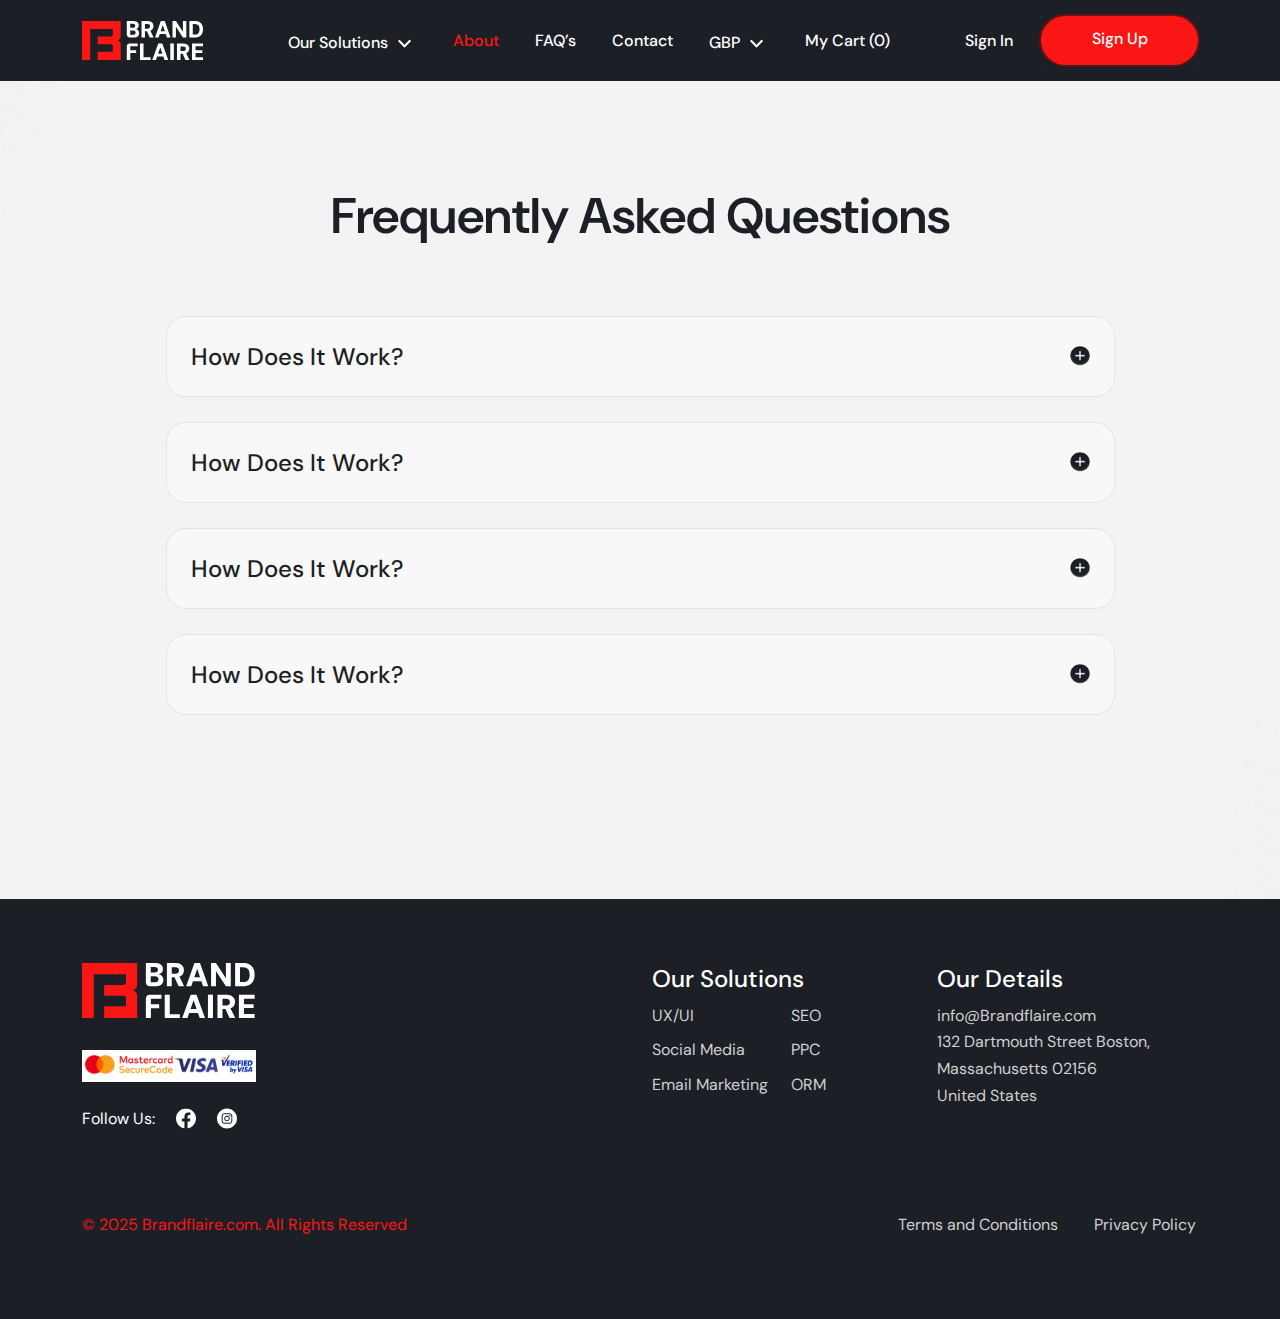
<file: FAQ.html>
<!DOCTYPE html>
<html lang="en">
<head>
    <meta charset="UTF-8">
    <meta name="viewport" content="width=device-width, initial-scale=1.0">
    <title>BrandFlaire</title>
    <link rel="stylesheet" href="./assest/css/bootstrap.min.css">
    <link rel="stylesheet" href="./assest/css/owl.carousel.min.css">
    <link rel="stylesheet" href="./assest/css/owl.theme.default.css">
    <link rel="stylesheet" href="./assest/css/swiper-bundle.min.css">
    <link rel="stylesheet" href="./assest/css/aos.css">
    <link rel="stylesheet" href="./assest/css/style.css">
    <link rel="stylesheet" href="./assest/css/responsive.css">
    <link rel="stylesheet" href="./assest/css/s_style.css">
    
</head>
<body>
    <header class="fixed-top">
        <nav class="navbar navbar-expand-lg">
            <div class="container">
              <a class="navbar-brand" href="#">
                <img src="./assest/images/brand.svg" alt="" class="branlogo img-fluid">
              </a>
              <button class="navbar-toggler p-0"  type="button" data-bs-toggle="collapse" data-bs-target="#navbarSupportedContent" aria-controls="navbarSupportedContent" aria-expanded="false" aria-label="Toggle navigation">
                <img src="./assest/images/Menu-Button.svg" class="img-fluid" id="changetoggle">
              </button>
              <div class="collapse navbar-collapse" id="navbarSupportedContent">
                <ul class="navbar-nav m-auto">
                    <li class="nav-item dropdown">
                        <a class="nav-link dropdown-toggle" href="#" role="button" data-bs-toggle="dropdown" aria-expanded="false">
                            Our Solutions
                        </a>
                        <ul class="dropdown-menu dropdown-menu-servies">
                            <li><a class="dropdown-item select-item" href="#">SEO</a></li>
                            <li><a class="dropdown-item" href="#">PPC</a></li>
                            <li><a class="dropdown-item" href="#">ORM</a></li>
                            <li><a class="dropdown-item" href="#">UI/UX</a></li>
                            <li><a class="dropdown-item" href="#">Social Media</a></li>
                            <li><a class="dropdown-item" href="#">Email Marketing</a></li>
                        </ul>
                    </li>
                  <li class="nav-item">
                    <a class="nav-link active" aria-current="page" href="#">About</a>
                  </li>
                  <li class="nav-item">
                    <a class="nav-link" href="#">FAQ’s</a>
                  </li>
                  <li class="nav-item">
                    <a class="nav-link" href="#">Contact</a>
                  </li>
                  <li class="nav-item dropdown">
                    <a class="nav-link dropdown-toggle" href="#" role="button" data-bs-toggle="dropdown" aria-expanded="false">
                        GBP
                    </a>
                    <ul class="dropdown-menu dropdown-menu-cuurency">
                      <li><a class="dropdown-item select-item" href="#">£ GBP</a></li>
                      <li><a class="dropdown-item" href="#">£ GBP</a></li>
                      <li><a class="dropdown-item" href="#">£ GBP</a></li>
                      <li><a class="dropdown-item" href="#">£ GBP</a></li>
                      <li><a class="dropdown-item" href="#">£ GBP</a></li>
                      <li><a class="dropdown-item" href="#">£ GBP</a></li>
                    </ul>
                </li>
                  <li class="nav-item">
                    <a class="nav-link" href="#">My Cart <span>(0)</span></a>
                  </li>
                </ul>
                <ul class="navbar-nav navbar-nav-mo">
                    <li class="nav-item">
                        <a class="nav-link" href="#">Sign In</a>
                    </li>
                    <li class="nav-item">
                    <a class="nav-link btn btn-red" href="#">Sign Up</a>
                    </li>
                </ul>
              </div>
            </div>
          </nav>
    </header>

    <section class="Faq-page container-fluid">
       <div class="faq-c container">
        <h1>Frequently Asked Questions</h1>
    <div class="faq-container">
        <div class="faq-item">
            <div class="faq-question">
                <span>How does it work?</span>
                <img src="./assest/images/plus.png" class="icon plus" alt="plus">
            </div>
            <div class="faq-answer">
                We offer a 30-day return policy for unused items in their original packaging. Contact our support team to initiate a return.
            </div>
        </div>
        <div class="faq-item">
            <div class="faq-question">
                <span>How does it work?</span>
                <img src="./assest/images/plus.png" class="icon plus" alt="plus">
            </div>
            <div class="faq-answer">
                Standard shipping typically takes 3-5 business days within the US. International shipping may take 7-14 business days.
            </div>
        </div>
        <div class="faq-item">
            <div class="faq-question">
                <span>How does it work?</span>
                <img src="./assest/images/plus.png" class="icon plus" alt="plus">
            </div>
            <div class="faq-answer">
                Yes, our customer support team is available 24/7 via email, phone, or live chat to assist you.
            </div>
        </div>
        <div class="faq-item">
          <div class="faq-question">
              <span>How does it work?</span>
              <img src="./assest/images/plus.png" class="icon plus" alt="plus">
          </div>
          <div class="faq-answer">
              Yes, our customer support team is available 24/7 via email, phone, or live chat to assist you.
          </div>
      </div>
     
    </div>

    </div>
    </section>


    <footer class="bd-footer">
        <img src="./assest/images/testi-bg-1-1 1.png" class="img-fluid d-block d-lg-none d-md-none bg-image">
        <div class="container text-body-secondary">
          <div class="row">
            <div class="col-lg-6 col-md-12 col-12 mb-3 col-mo">
              <a class="d-inline-flex align-items-center mb-2 text-body-emphasis text-decoration-none" href="/" aria-label="Bootstrap">
                <img src="./assest/images/footer-logo.svg" class="img-fluid">
              </a>
             <div>
                <img src="./assest/images/Mastercard.svg" class="img-fluid masrterimg">
             </div>
              <div class="list-unstyled small">
                    <h5>Follow Us:</h5>
                    <img src="./assest/images/white.svg" class="img-fluid">
                    <img src="./assest/images/Instagram.svg" class="img-fluid">
              </div>
            </div>
            <div class="col-6 col-lg-3 col-md-12 col-12   order-lg-1 order-2">
              <h5>Our Details</h5>
              <ul class="list-unstyled-p">
                <p>info@Brandflaire.com</p>
                <p>132 Dartmouth Street Boston,</p>
                <p>Massachusetts 02156</p>
                <p>United States</p>
              </ul>
            </div>
            
            <div class="col-6 col-lg-3 col-md-12 col-12">
              <h5>Our Solutions</h5>
              <ul class="list-unstyled-main">
                <li class=""><a href="">UX/UI</a></li>
                <li class=""><a href="">Social Media </a></li>
                <li class=""><a href="">Email Marketing</a></li>
                <li class=""><a href="">SEO</a></li>
                <li class=""><a href="">PPC</a></li>
                <li class=""><a href="">ORM</a></li>
              </ul>
            </div>
            
          </div>
        </div>
        <div class="container">
            <div class="col">
                <div class="row">
                    <div class="col-lg-6 col-md-12 col-sm-12 col-12 order-lg-0 order-1">
                        <div class="col-red-div">
                            <p>© 2025 Brandflaire.com. All Rights Reserved</p>
                        </div>
                    </div>
                    <div class="col-lg-6 col-md-12 col-sm-12 col-12">
                        <div class="footerullid">
                            <ul>
                                <li>
                                    <a href="#">Terms and Conditions</a>
                                </li>
                                <li>
                                    <a href="#">Privacy Policy</a>
                                </li>
                            </ul>
                        </div>
                    </div>
                </div>
            </div>
        </div>
    </footer>
<script src="./assest/js/jquery-3.7.1.min.js"></script>
<script src="./assest/js/owl.carousel.js"></script>
<script src="./assest/js/popper.min.js"></script>
<script src="./assest/js/bootstrap.bundle.min.js"></script>
<script src="./assest/js/swiper-bundle.min.js"></script>
<script src="./assest/js/aos.js"></script>
<script src="./assest/js/main.js"></script>

<script>
  document.querySelectorAll('.faq-question').forEach(item => {
item.addEventListener('click', () => {
  const faqItem = item.parentElement;
  const answer = item.nextElementSibling;
  const icon = item.querySelector('.icon');
  
  // Toggle active class
  faqItem.classList.toggle('active');
  answer.classList.toggle('active');
  
  // Toggle plus/minus icon
  if (faqItem.classList.contains('active')) {
      icon.src = './assest/images/minus.png';
      icon.classList.remove('plus');
      icon.classList.add('minus');
  } else {
      icon.src = './assest/images/plus.png';
      icon.classList.remove('minus');
      icon.classList.add('plus');
  }
});
});

</script>
</body>
</html>
</file>
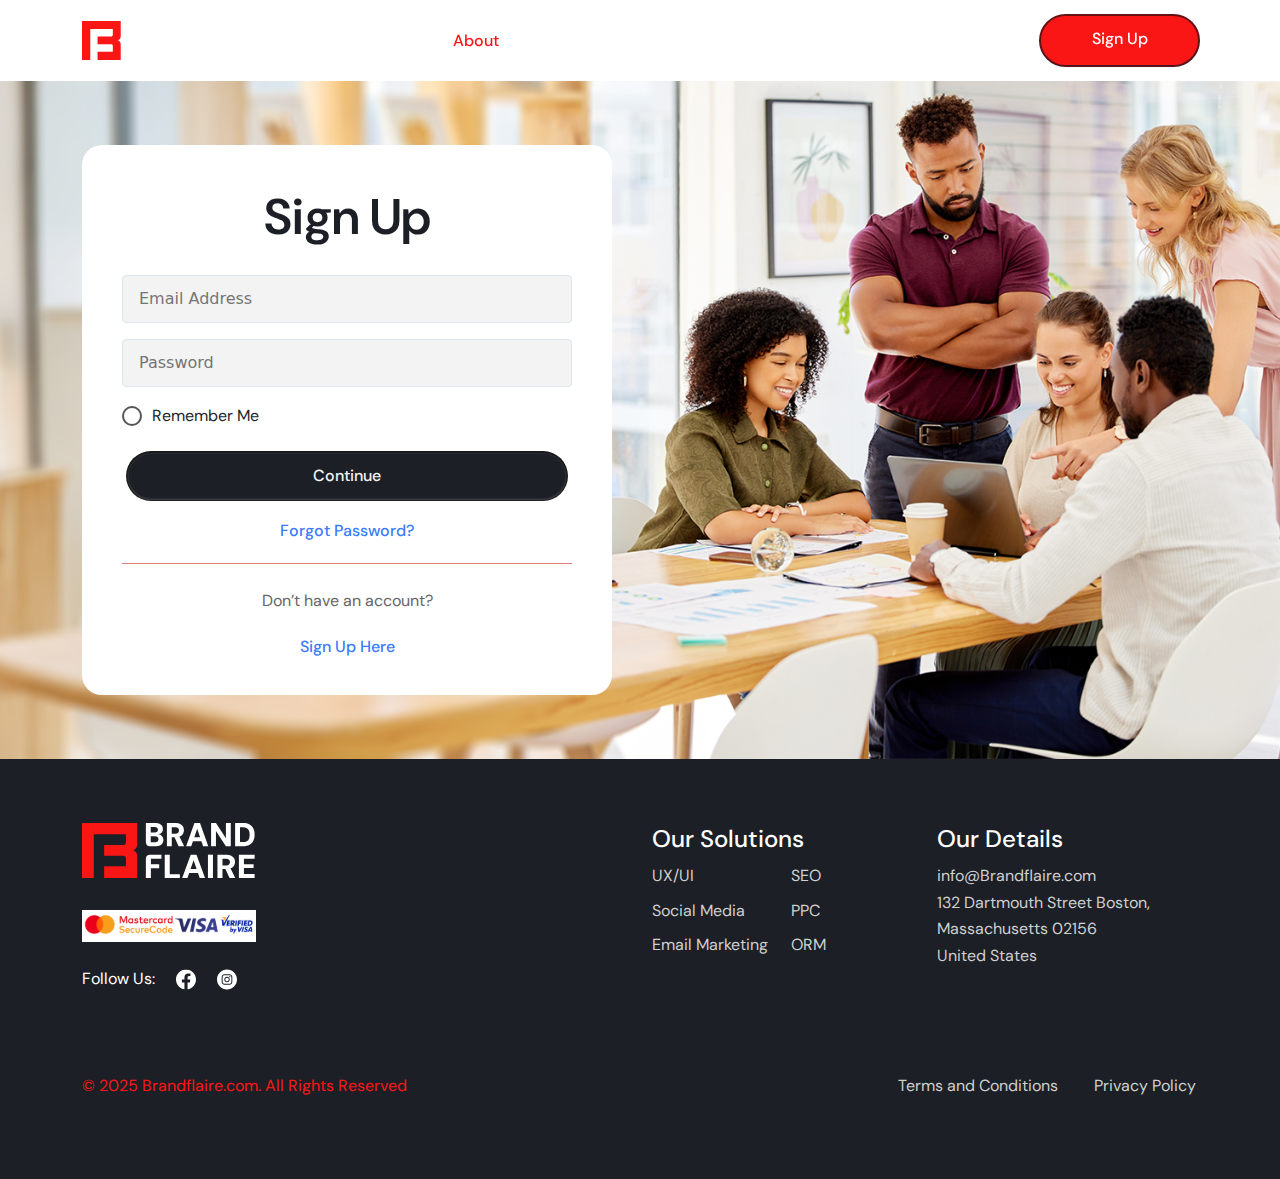
<file: login.html>
<!DOCTYPE html>
<html lang="en">
<head>
    <meta charset="UTF-8">
    <meta name="viewport" content="width=device-width, initial-scale=1.0">
    <title>BrandFlaire</title>
    <link rel="stylesheet" href="./assest/css/bootstrap.min.css">
    <link rel="stylesheet" href="./assest/css/owl.carousel.min.css">
    <link rel="stylesheet" href="./assest/css/owl.theme.default.css">
    <link rel="stylesheet" href="./assest/css/swiper-bundle.min.css">
    <link rel="stylesheet" href="./assest/css/aos.css">
    <link rel="stylesheet" href="./assest/css/style.css">
    <link rel="stylesheet" href="./assest/css/responsive.css">
    <link rel="stylesheet" href="./assest/css/s_style.css">
    <style>
        header{
            background: transparent;
        }
    </style>
</head>
<body>
    <header class="fixed-top">
        <nav class="navbar navbar-expand-lg">
            <div class="container">
              <a class="navbar-brand" href="#">
                <img src="./assest/images/brand.svg" alt="" class="branlogo img-fluid">
              </a>
              <button class="navbar-toggler p-0"  type="button" data-bs-toggle="collapse" data-bs-target="#navbarSupportedContent" aria-controls="navbarSupportedContent" aria-expanded="false" aria-label="Toggle navigation">
                <img src="./assest/images/Menu-Button.svg" class="img-fluid" id="changetoggle">
              </button>
              <div class="collapse navbar-collapse" id="navbarSupportedContent">
                <ul class="navbar-nav m-auto">
                    <li class="nav-item dropdown">
                        <a class="nav-link dropdown-toggle" href="#" role="button" data-bs-toggle="dropdown" aria-expanded="false">
                            Our Solutions
                        </a>
                        <ul class="dropdown-menu dropdown-menu-servies">
                            <li><a class="dropdown-item select-item" href="#">SEO</a></li>
                            <li><a class="dropdown-item" href="#">PPC</a></li>
                            <li><a class="dropdown-item" href="#">ORM</a></li>
                            <li><a class="dropdown-item" href="#">UI/UX</a></li>
                            <li><a class="dropdown-item" href="#">Social Media</a></li>
                            <li><a class="dropdown-item" href="#">Email Marketing</a></li>
                        </ul>
                    </li>
                  <li class="nav-item">
                    <a class="nav-link active" aria-current="page" href="#">About</a>
                  </li>
                  <li class="nav-item">
                    <a class="nav-link" href="#">FAQ’s</a>
                  </li>
                  <li class="nav-item">
                    <a class="nav-link" href="#">Contact</a>
                  </li>
                  <li class="nav-item dropdown">
                    <a class="nav-link dropdown-toggle" href="#" role="button" data-bs-toggle="dropdown" aria-expanded="false">
                        GBP
                    </a>
                    <ul class="dropdown-menu dropdown-menu-cuurency">
                      <li><a class="dropdown-item select-item" href="#">£ GBP</a></li>
                      <li><a class="dropdown-item" href="#">£ GBP</a></li>
                      <li><a class="dropdown-item" href="#">£ GBP</a></li>
                      <li><a class="dropdown-item" href="#">£ GBP</a></li>
                      <li><a class="dropdown-item" href="#">£ GBP</a></li>
                      <li><a class="dropdown-item" href="#">£ GBP</a></li>
                    </ul>
                </li>
                  <li class="nav-item">
                    <a class="nav-link" href="#">My Cart <span>(0)</span></a>
                  </li>
                </ul>
                <ul class="navbar-nav navbar-nav-mo">
                    <li class="nav-item">
                        <a class="nav-link" href="#">Sign In</a>
                    </li>
                    <li class="nav-item">
                    <a class="nav-link btn btn-red" href="#">Sign Up</a>
                    </li>
                </ul>
              </div>
            </div>
          </nav>
    </header>


    <section class="login-section">
        <img src="./assest/images/login-dc.png" alt="" class="img-fluid bg-image d-none d-lg-block d-md-block">
        <img src="./assest/images/login-mob.png" alt="" class="img-fluid bg-image d-block d-lg-none d-md-none mobile-img" style="position: relative;">
        <div class="container">
          <div class="row connn">
            <div class="col lcon">
              <div class="login-content">
                  <h1>sign up</h1>
                  <div class="cont-con">
                      <input type="text" placeholder="Email Address">
                      <input type="text" placeholder="Password">
                      <label class="remember-container">
                          <input type="checkbox" id="remember" />
                          <span class="custom-round-checkbox"></span>
                          Remember Me
                        </label>
                  </div>
                  <a href="#" class="btn btn-black">Continue</a>
                  <a href="#" class="forgotp" onclick="openModal()">Forgot Password?</a>
                  <p class="red-line"></p>
                  <p class="desc">Don’t have an account?</p>
                  <a href="#" class="forgotp">Sign Up Here</a>
              </div>
          </div>
          </div>   
        </div>
        <!-- modal code  -->
        <div id="myModal" class="modal">
          <div class="modal-content">
            <!-- <span class="close" onclick="closeModal()">&times;</span> -->
            <div class="text-modal">
              <h2>forgot your password?</h2>
              <p>Lorem ipsum dolor sit amet consectetur. Nisl accumsan pellentesque pellentesque eget id. Urna eget lacus.</p>
              <input type="email" name="email" id="email" placeholder="Email Address">
              <!-- <label class="remember-container">
                <input type="checkbox" id="remember"/>
                <span class="custom-round-checkbox"></span>By ticking this box,you agree to the <a href="#" class="forgotp">Terms & Conditions</a> & <a href="#" class="forgotp">Privacy Policy</a>.
              </label> -->
              <label class="checkbox-wrapper">
                <input type="checkbox" id="termsCheckbox" />
                <span class="circle-checkbox"></span>
                <span class="checkbox-label">
                  By ticking this box, you agree to the
                  <a href="#" target="_blank">Terms & Conditions</a> & 
                  <a href="#" target="_blank">Privacy Policy</a>.
                </span>
              </label>
              <img src="./assest/images/reCAPTCHA.png" alt="" class="modal-captcha">
            </div>
            <div class="modal-btns">
              <a href="#" class="close btn" onclick="closeModal()">Close</a>
              <a href="#" class="conf btn">Confirm</a>
            </div>
          </div>
        </div>
         <!-- modal code  end-->
    </section>

    <footer class="bd-footer">
        <img src="./assest/images/testi-bg-1-1 1.png" class="img-fluid d-block d-lg-none d-md-none bg-image">
        <div class="container text-body-secondary">
          <div class="row">
            <div class="col-lg-6 col-md-12 col-12 mb-3 col-mo">
              <a class="d-inline-flex align-items-center mb-2 text-body-emphasis text-decoration-none" href="/" aria-label="Bootstrap">
                <img src="./assest/images/footer-logo.svg" class="img-fluid">
              </a>
             <div>
                <img src="./assest/images/Mastercard.svg" class="img-fluid masrterimg">
             </div>
              <div class="list-unstyled small">
                    <h5>Follow Us:</h5>
                    <img src="./assest/images/white.svg" class="img-fluid">
                    <img src="./assest/images/Instagram.svg" class="img-fluid">
              </div>
            </div>
            <div class="col-6 col-lg-3 col-md-12 col-12   order-lg-1 order-2">
              <h5>Our Details</h5>
              <ul class="list-unstyled-p">
                <p>info@Brandflaire.com</p>
                <p>132 Dartmouth Street Boston,</p>
                <p>Massachusetts 02156</p>
                <p>United States</p>
              </ul>
            </div>
            
            <div class="col-6 col-lg-3 col-md-12 col-12">
              <h5>Our Solutions</h5>
              <ul class="list-unstyled-main">
                <li class=""><a href="">UX/UI</a></li>
                <li class=""><a href="">Social Media </a></li>
                <li class=""><a href="">Email Marketing</a></li>
                <li class=""><a href="">SEO</a></li>
                <li class=""><a href="">PPC</a></li>
                <li class=""><a href="">ORM</a></li>
              </ul>
            </div>
            
          </div>
        </div>
        <div class="container">
            <div class="col">
                <div class="row">
                    <div class="col-lg-6 col-md-12 col-sm-12 col-12 order-lg-0 order-1">
                        <div class="col-red-div">
                            <p>© 2025 Brandflaire.com. All Rights Reserved</p>
                        </div>
                    </div>
                    <div class="col-lg-6 col-md-12 col-sm-12 col-12">
                        <div class="footerullid">
                            <ul>
                                <li>
                                    <a href="#">Terms and Conditions</a>
                                </li>
                                <li>
                                    <a href="#">Privacy Policy</a>
                                </li>
                            </ul>
                        </div>
                    </div>
                </div>
            </div>
        </div>
    </footer>
     <!-- modal code  -->
    <script>
      function openModal() {
        document.getElementById("myModal").style.display = "block";
      }
    
      function closeModal() {
        document.getElementById("myModal").style.display = "none";
      }
    
      // Optional: Close modal when clicking outside of it
      window.onclick = function(event) {
        const modal = document.getElementById("myModal");
        if (event.target == modal) {
          modal.style.display = "none";
        }
      }
    </script>
     <!-- modal code  end-->
<script src="./assest/js/jquery-3.7.1.min.js"></script>
<script src="./assest/js/owl.carousel.js"></script>
<script src="./assest/js/popper.min.js"></script>
<script src="./assest/js/bootstrap.bundle.min.js"></script>
<script src="./assest/js/swiper-bundle.min.js"></script>
<script src="./assest/js/aos.js"></script>
<script src="./assest/js/main.js"></script>
</body>
</html>
</file>
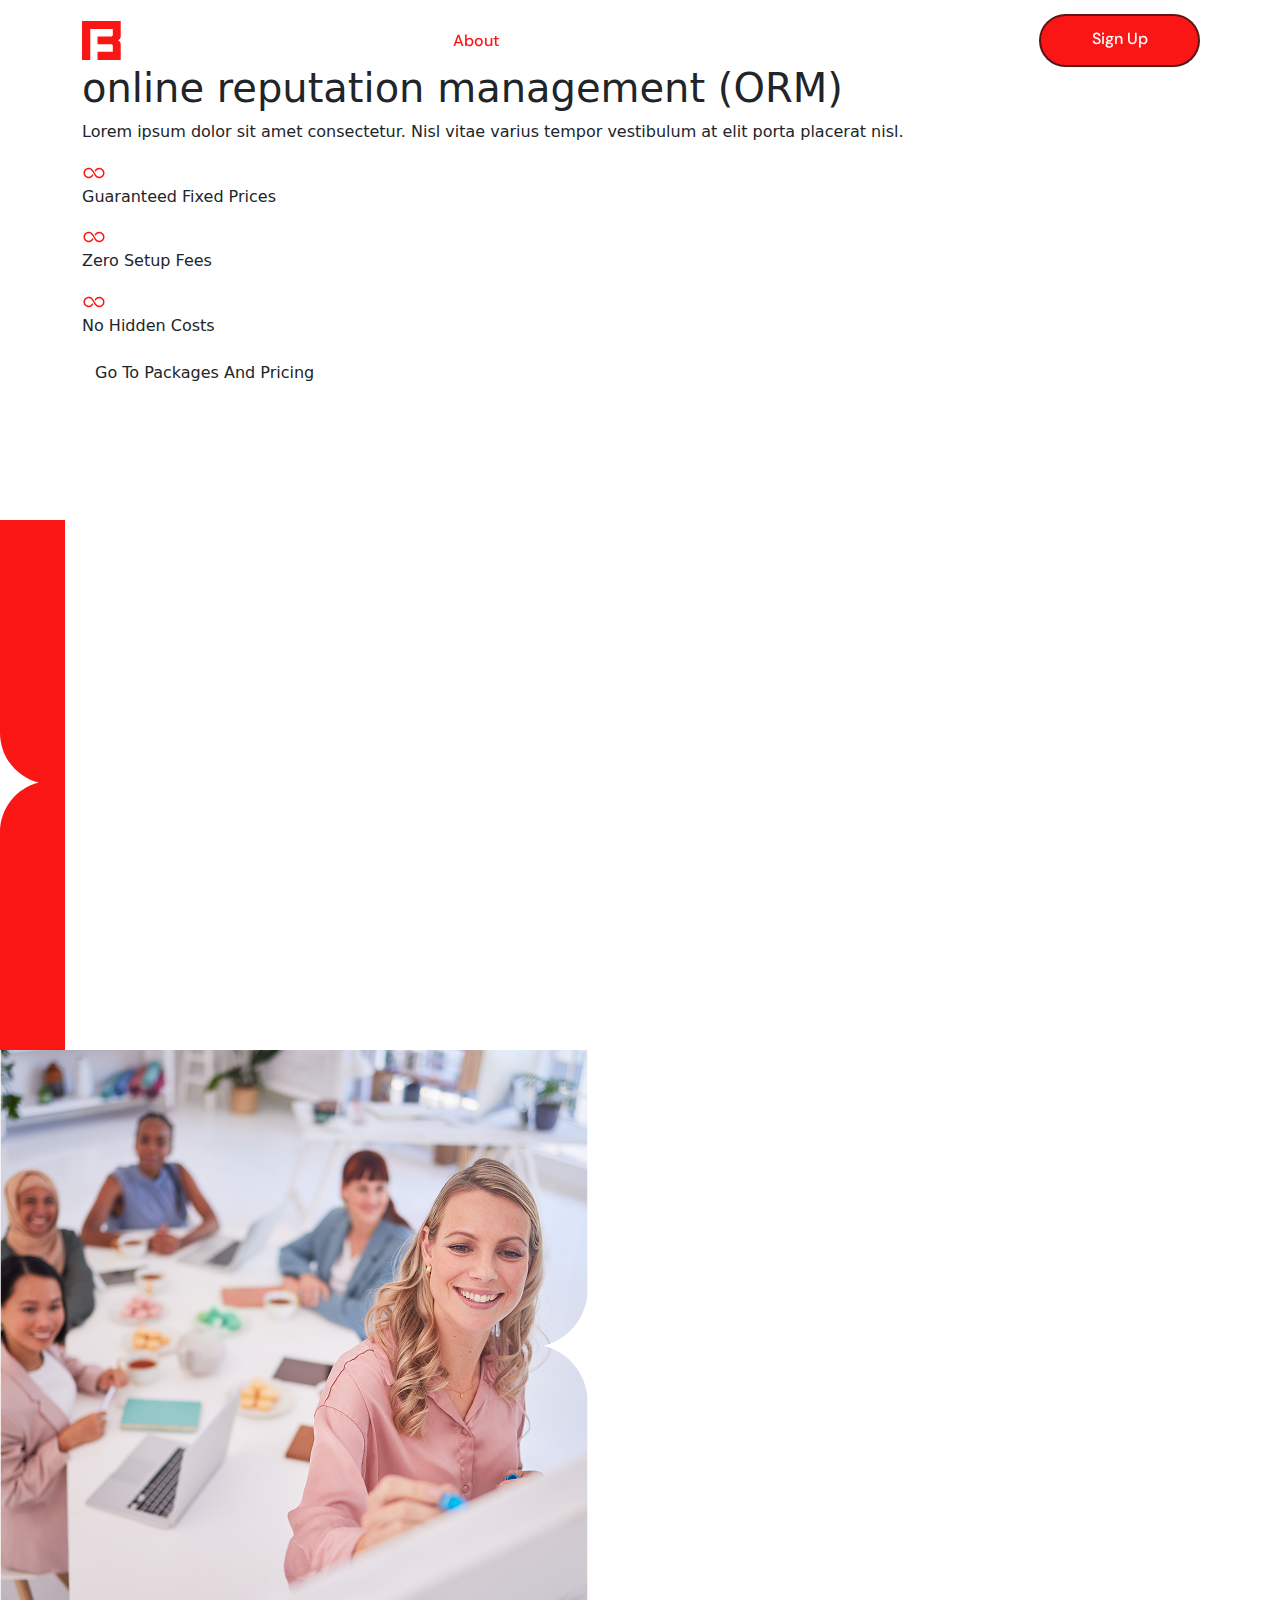
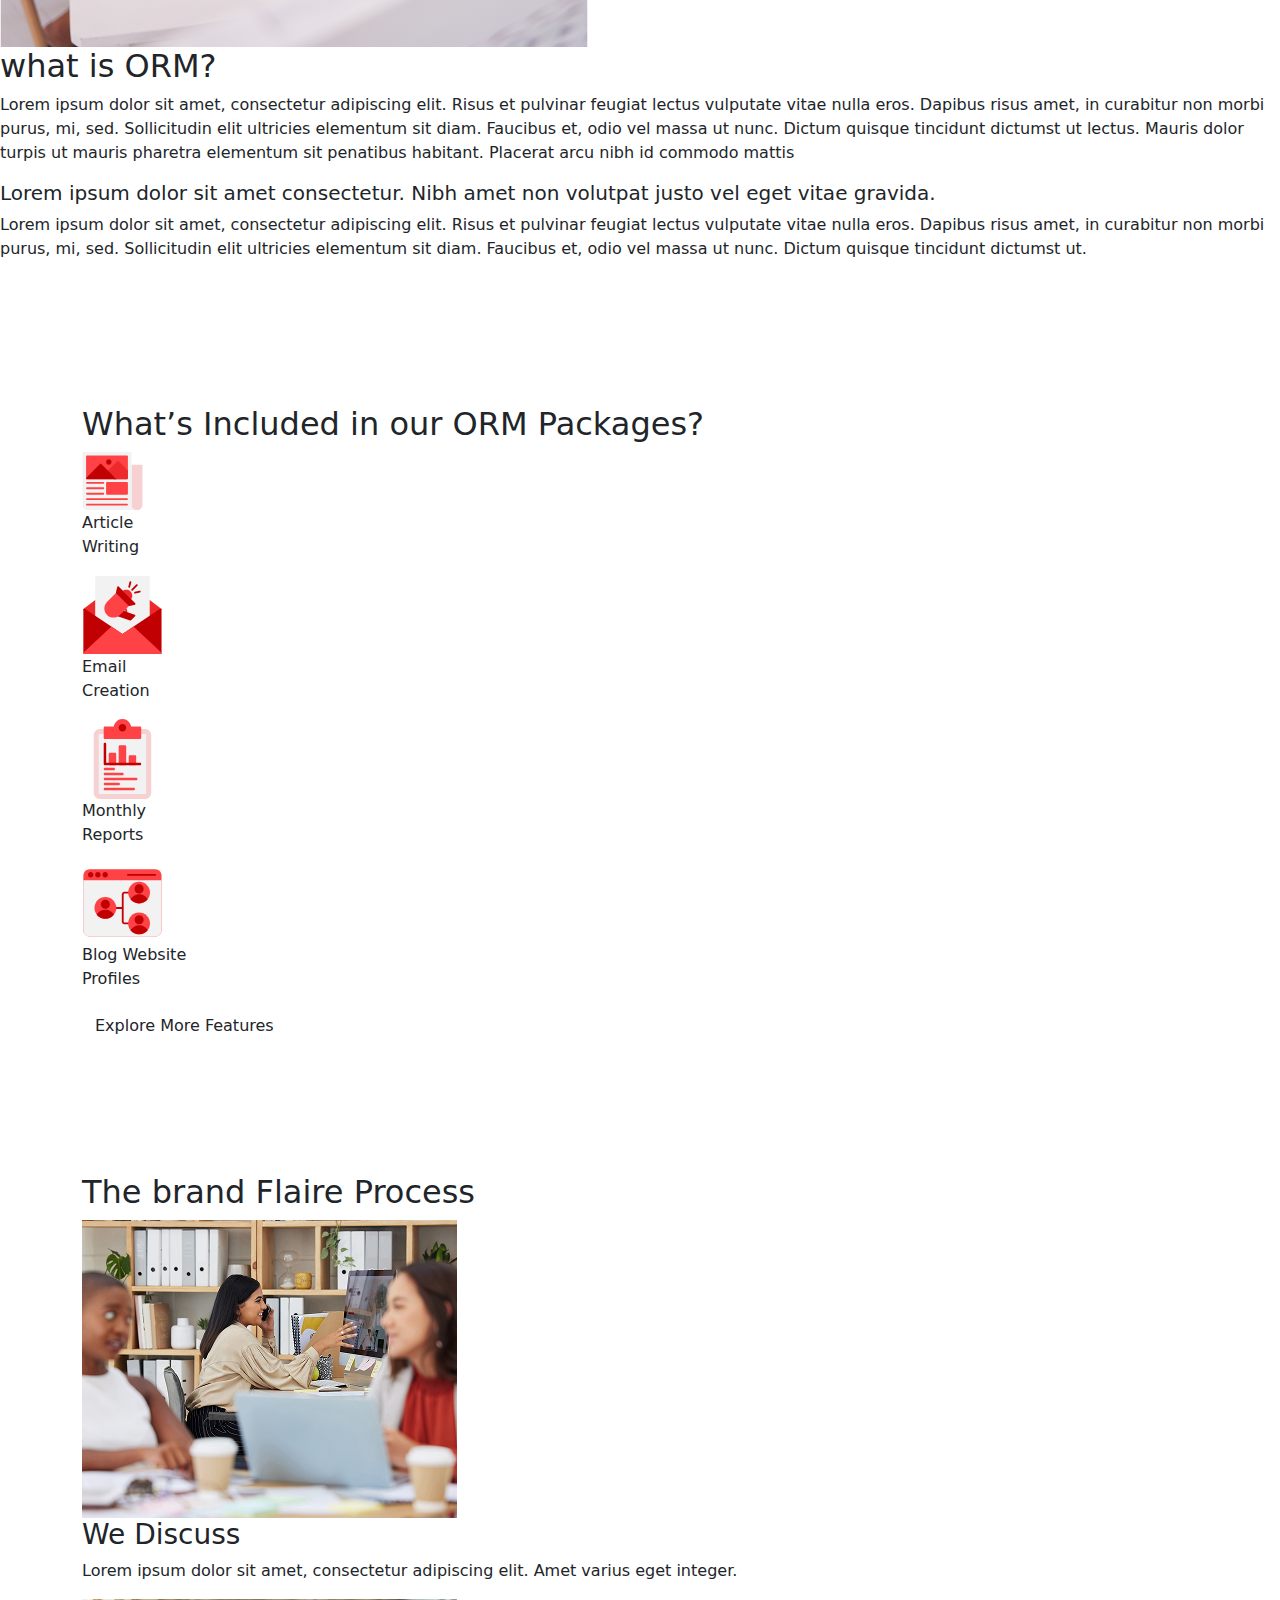
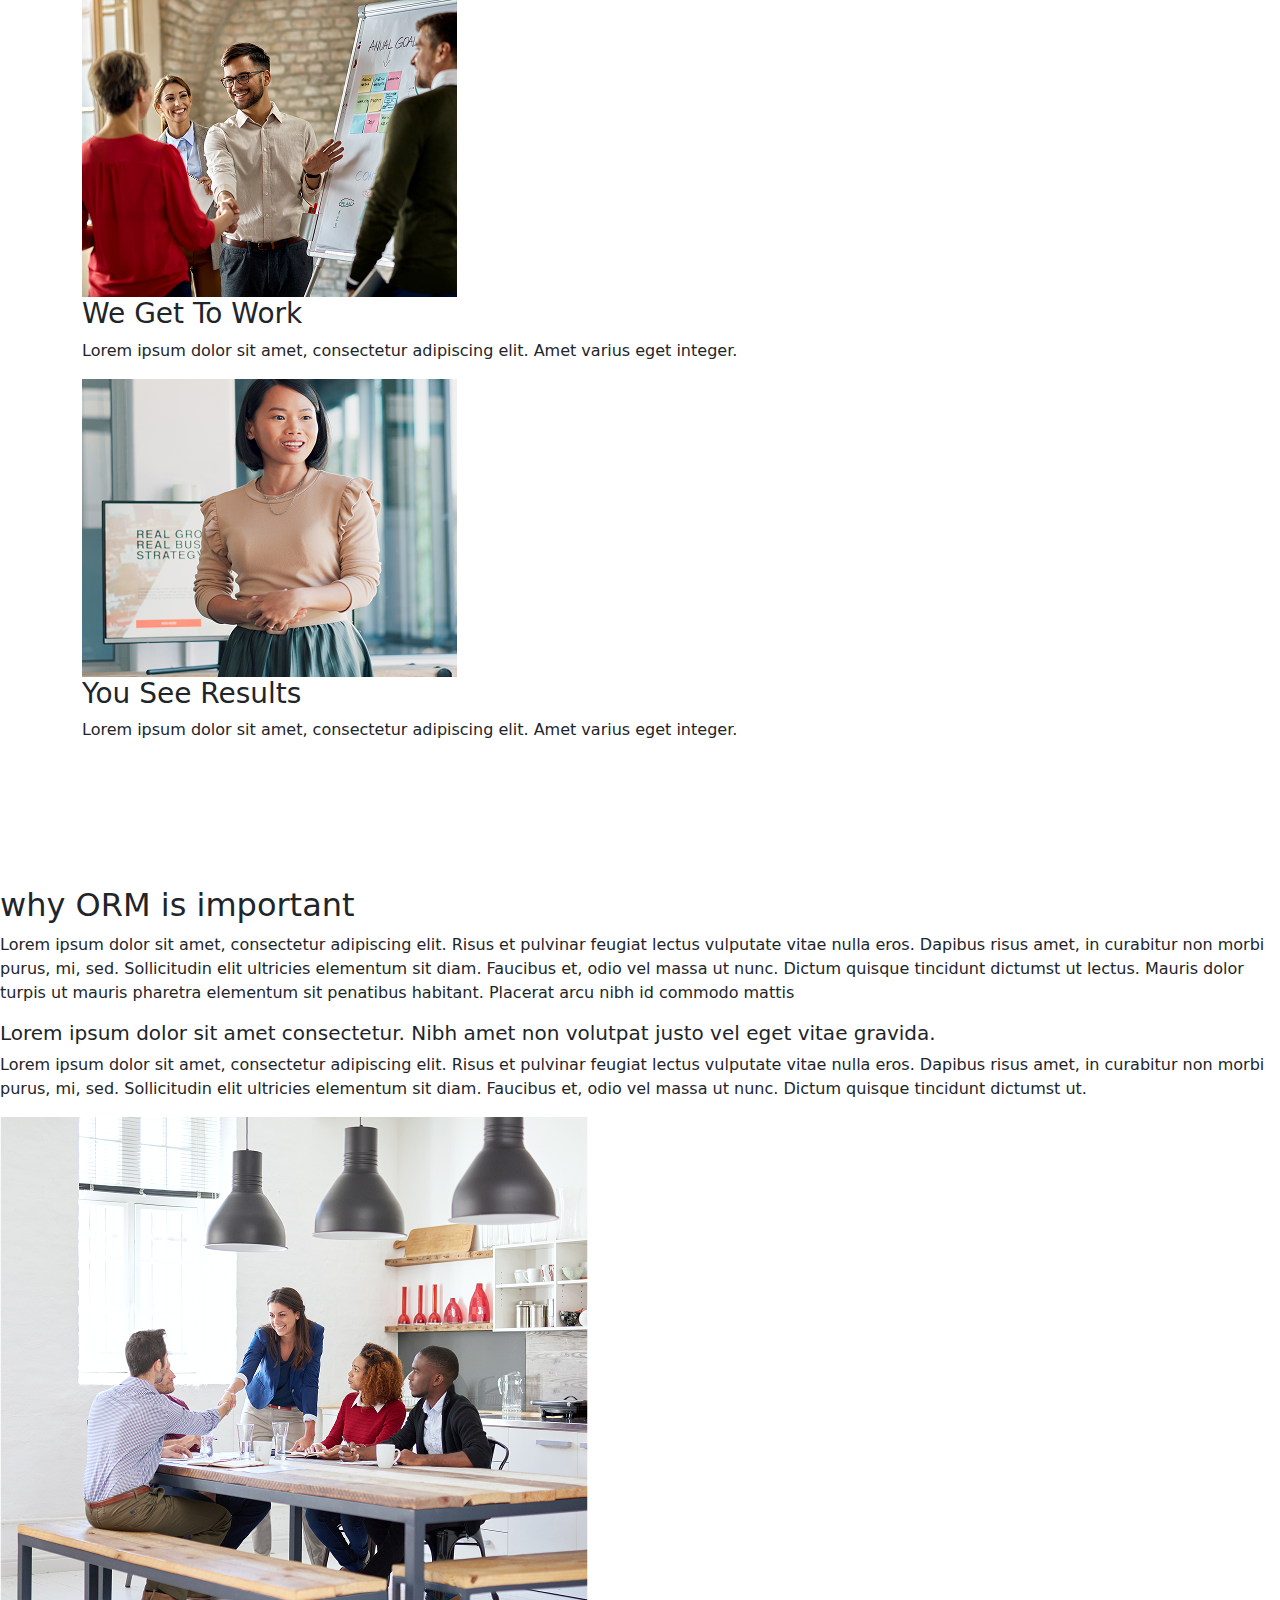
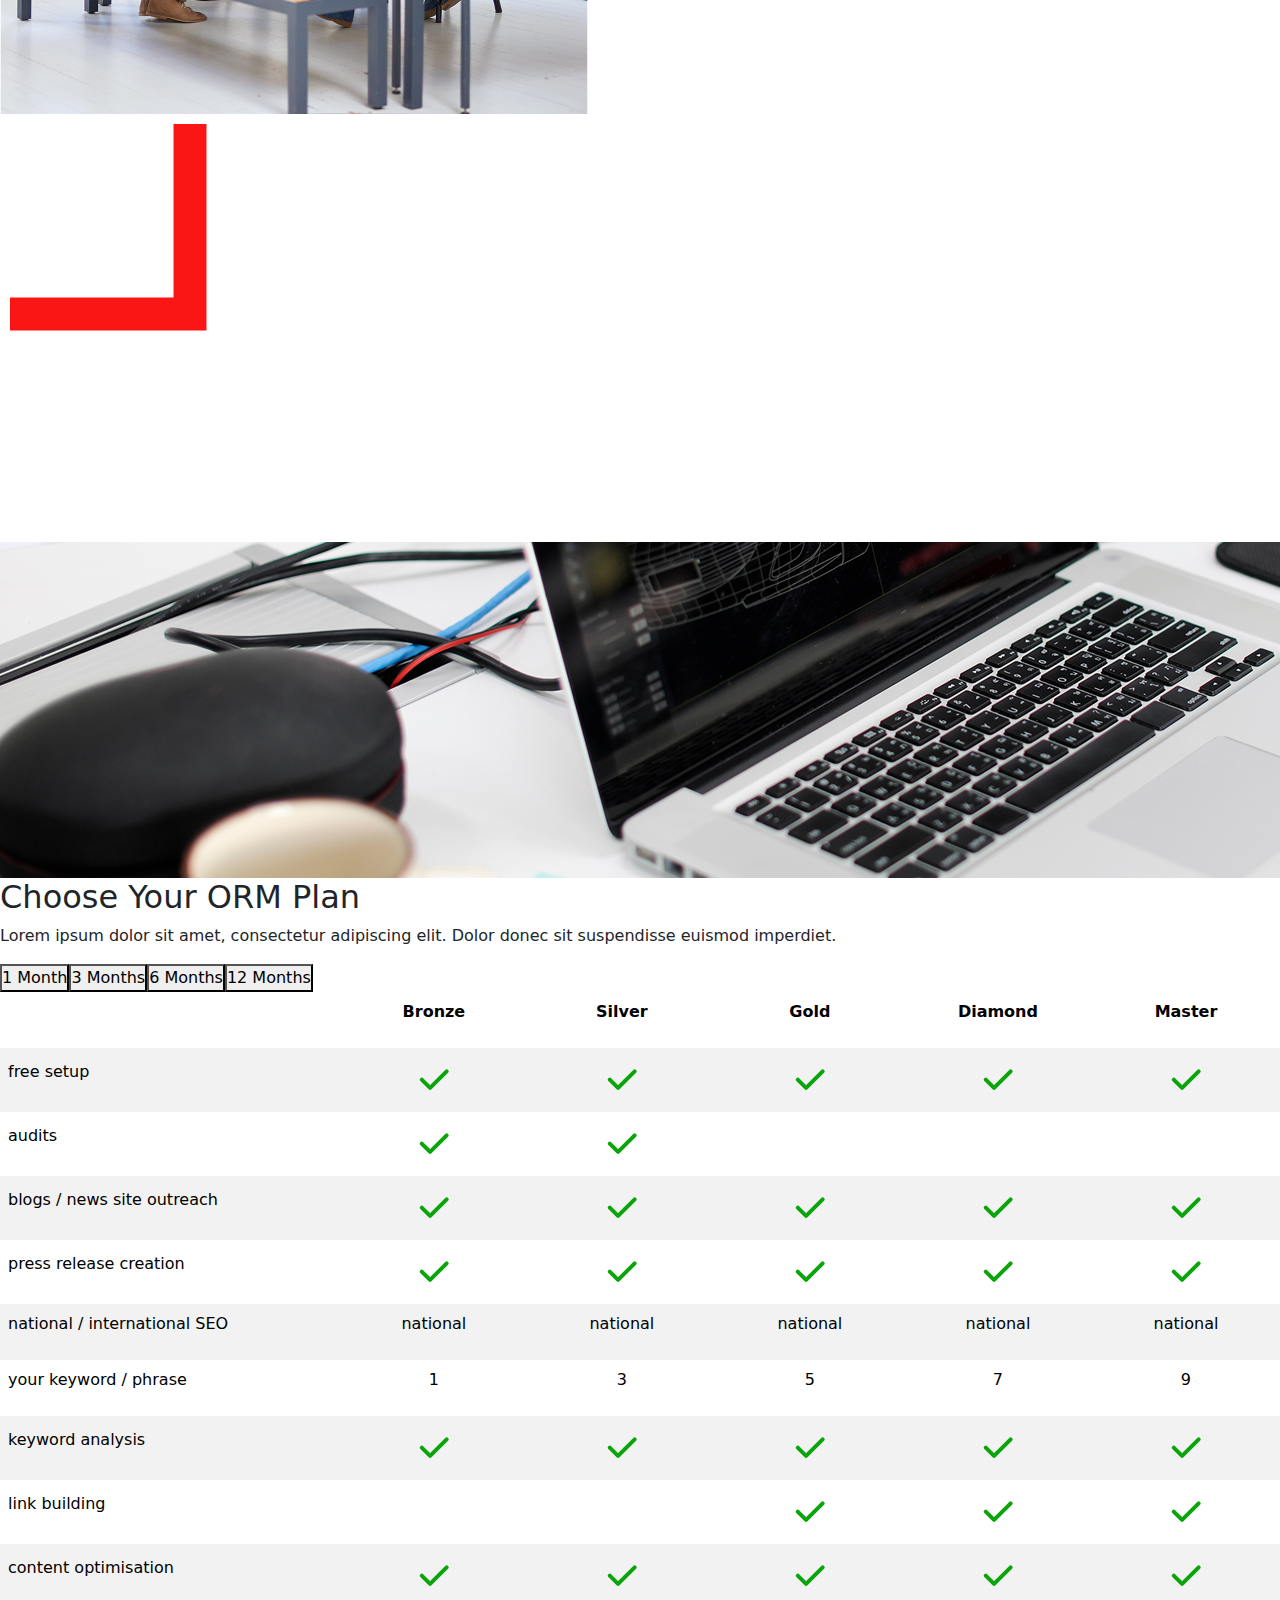
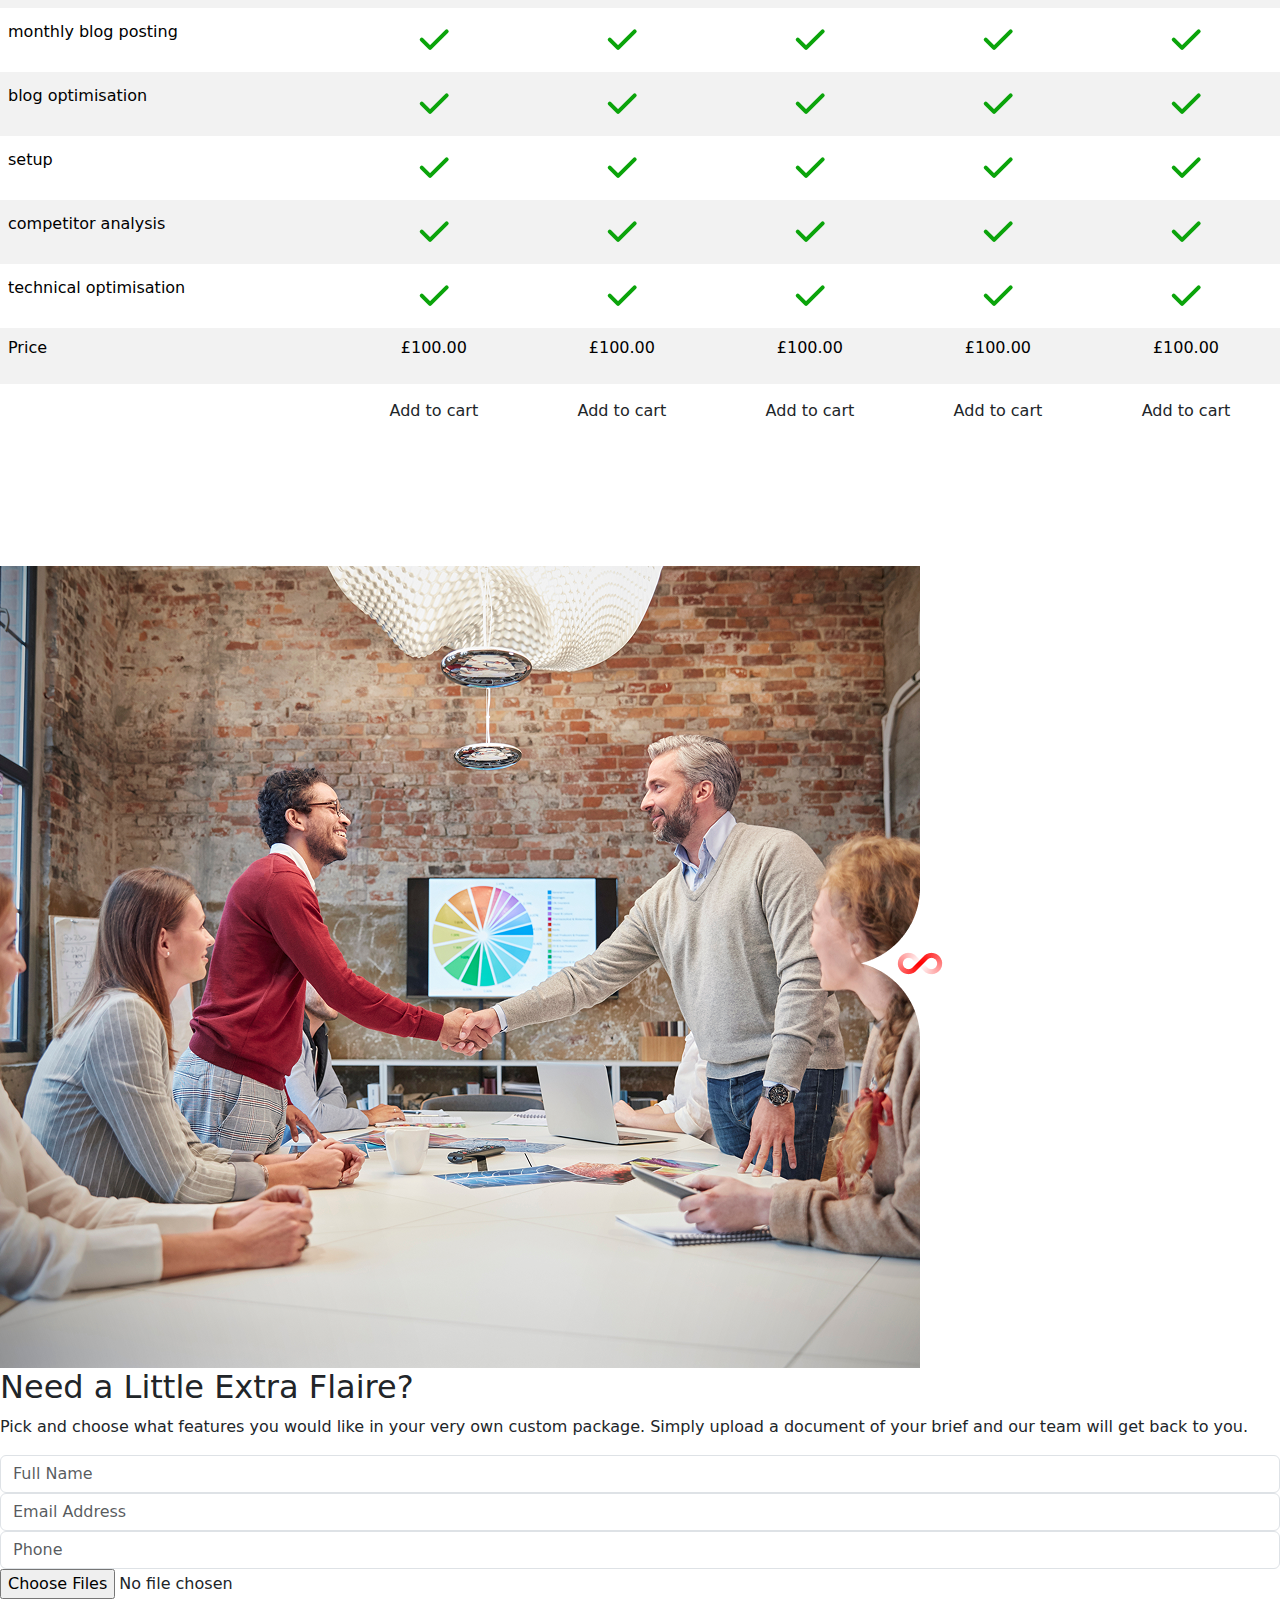
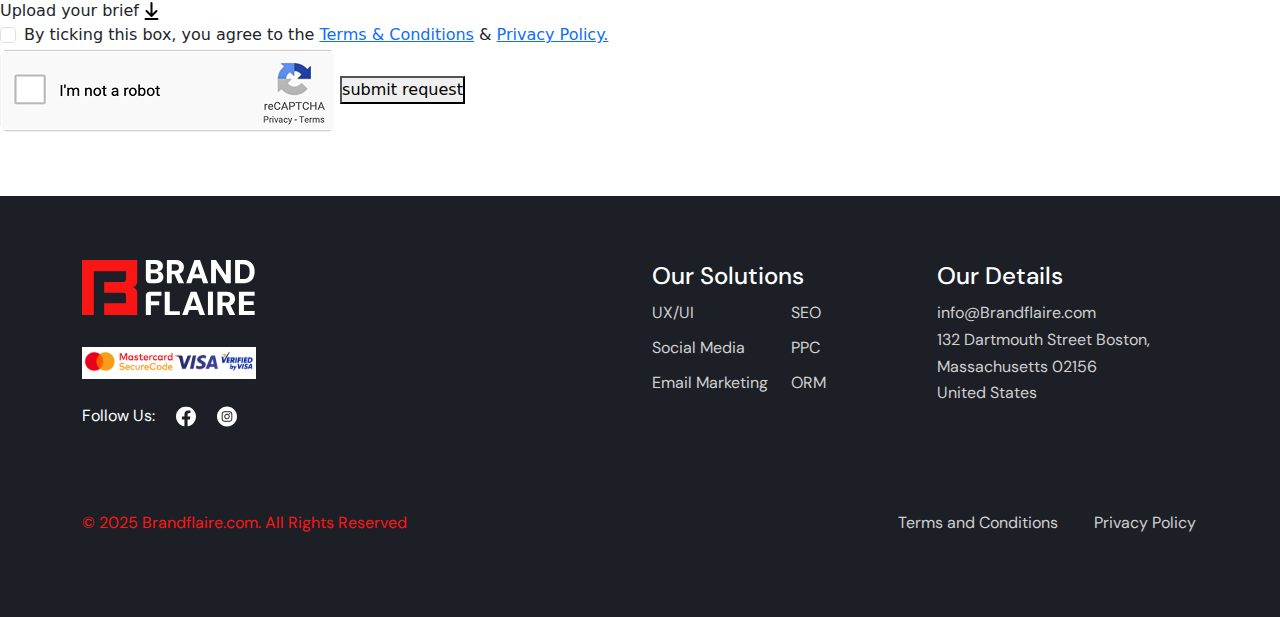
<file: orm.html>
<!DOCTYPE html>
<html lang="en">

<head>
    <meta charset="UTF-8">
    <meta name="viewport" content="width=device-width, initial-scale=1.0">
    <title>BrandFlaire</title>
    <link rel="stylesheet" href="./assest/css/bootstrap.min.css">
    <link rel="stylesheet" href="./assest/css/owl.carousel.min.css">
    <link rel="stylesheet" href="./assest/css/owl.theme.default.css">
    <link rel="stylesheet" href="./assest/css/swiper-bundle.min.css">
    <link rel="stylesheet" href="./assest/css/aos.css">
    <link rel="stylesheet" href="./assest/css/style.css">
    <link rel="stylesheet" href="./assest/css/rstyle.css">
    <link rel="stylesheet" href="./assest/css/responsive.css">
    <style>
        .service_header {
            background: transparent;
        }
    </style>
</head>

<body>
    <header class="fixed-top service_header">
        <nav class="navbar navbar-expand-lg">
            <div class="container">
                <a class="navbar-brand" href="#">
                    <img src="./assest/images/brand.svg" alt="" class="branlogo img-fluid">
                </a>
                <button class="navbar-toggler p-0" type="button" data-bs-toggle="collapse"
                    data-bs-target="#navbarSupportedContent" aria-controls="navbarSupportedContent"
                    aria-expanded="false" aria-label="Toggle navigation">
                    <img src="./assest/images/Menu-Button.svg" class="img-fluid" id="changetoggle">
                </button>
                <div class="collapse navbar-collapse" id="navbarSupportedContent">
                    <ul class="navbar-nav m-auto">
                        <li class="nav-item dropdown">
                            <a class="nav-link dropdown-toggle" href="#" role="button" data-bs-toggle="dropdown"
                                aria-expanded="false">
                                Our Solutions
                            </a>
                            <ul class="dropdown-menu dropdown-menu-servies">
                                <li><a class="dropdown-item select-item" href="#">SEO</a></li>
                                <li><a class="dropdown-item" href="#">PPC</a></li>
                                <li><a class="dropdown-item" href="#">ORM</a></li>
                                <li><a class="dropdown-item" href="#">UI/UX</a></li>
                                <li><a class="dropdown-item" href="#">Social Media</a></li>
                                <li><a class="dropdown-item" href="#">Email Marketing</a></li>
                            </ul>
                        </li>
                        <li class="nav-item">
                            <a class="nav-link active" aria-current="page" href="#">About</a>
                        </li>
                        <li class="nav-item">
                            <a class="nav-link" href="#">FAQ’s</a>
                        </li>
                        <li class="nav-item">
                            <a class="nav-link" href="#">Contact</a>
                        </li>
                        <li class="nav-item dropdown">
                            <a class="nav-link dropdown-toggle" href="#" role="button" data-bs-toggle="dropdown"
                                aria-expanded="false">
                                GBP
                            </a>
                            <ul class="dropdown-menu dropdown-menu-cuurency">
                                <li><a class="dropdown-item select-item" href="#">£ GBP</a></li>
                                <li><a class="dropdown-item" href="#">£ GBP</a></li>
                                <li><a class="dropdown-item" href="#">£ GBP</a></li>
                                <li><a class="dropdown-item" href="#">£ GBP</a></li>
                                <li><a class="dropdown-item" href="#">£ GBP</a></li>
                                <li><a class="dropdown-item" href="#">£ GBP</a></li>
                            </ul>
                        </li>
                        <li class="nav-item">
                            <a class="nav-link" href="#">My Cart <span>(0)</span></a>
                        </li>
                    </ul>
                    <ul class="navbar-nav navbar-nav-mo">
                        <li class="nav-item">
                            <a class="nav-link" href="#">Sign In</a>
                        </li>
                        <li class="nav-item">
                            <a class="nav-link btn btn-red" href="#">Sign Up</a>
                        </li>
                    </ul>
                </div>
            </div>
        </nav>
    </header>
    <!-- Header End -->

    <!-- Service Section 1 Start -->
    <section class="service_s1 orm_s1">
        <div class="container service_c1">
            <div class="seo_c1left w-100">
                <div class="seo_c1titlebar">
                    <h1 class="seo_s1title">online reputation management (ORM)</h1>
                    <p class="seo_s1subtitle">Lorem ipsum dolor sit amet consectetur. Nisl vitae varius tempor
                        vestibulum at elit porta placerat nisl.</p>
                </div>
                <div class="seo_s1featuresbar">
                    <div class="seo_s1featuresitem">
                        <img src="./assest/images/s1_featuresicon.svg">
                        <p class="seo_s1featurestitle">Guaranteed Fixed Prices</p>
                    </div>
                    <div class="seo_s1featuresitem">
                        <img src="./assest/images/s1_featuresicon.svg">
                        <p class="seo_s1featurestitle">Zero Setup Fees</p>
                    </div>
                    <div class="seo_s1featuresitem">
                        <img src="./assest/images/s1_featuresicon.svg">
                        <p class="seo_s1featurestitle">No Hidden Costs</p>
                    </div>
                </div>
                <div class="seo_s1btnbar">
                    <a href="#pricing" class="btn custom-btn-img">Go To Packages And Pricing
                        <img src="./assest/images/seo_s1btnarrow.svg" alt="arrow" class="arrow-img">
                    </a>
                </div>
            </div>
            <div class="seo_c1right w-100 d-none"></div>
        </div>
    </section>
    <!-- Service Section 1 End -->

    <!-- Service Section 2 Start -->
    <section class="service_s2">
        <div class="service_c2">
            <div class="seo_s2redimgbar">
                <img class="seo_s2redimg mobile_none" src="./assest/images/service_s2particle.svg">
                <img class="seo_s2redimg desktop_none" src="./assest/images/service_s2particlemob.png">
            </div>
            <img class="seo_s2img mobile_none" src="./assest/images/orm_s2img.png">
            <img class="seo_s2img desktop_none" src="./assest/images/orm_s2imgmob.png">
            <div class="servic_c2contentbar">
                <div class="service_s2titlebar">
                    <h2 class="service_s2title">what is ORM?</h2>
                    <p class="service_s2subtitle">Lorem ipsum dolor sit amet, consectetur adipiscing elit. Risus et
                        pulvinar feugiat lectus vulputate vitae nulla eros. Dapibus risus amet, in curabitur non morbi
                        purus, mi, sed. Sollicitudin elit ultricies elementum sit diam. Faucibus et, odio vel massa ut
                        nunc. Dictum quisque tincidunt dictumst ut lectus. Mauris dolor turpis ut mauris pharetra
                        elementum sit penatibus habitant. Placerat arcu nibh id commodo mattis</p>
                </div>
                <div class="service_s2titlebar">
                    <h5 class="service_s2titlesmall">Lorem ipsum dolor sit amet consectetur. Nibh amet non volutpat
                        justo vel eget vitae gravida.</h5>
                    <p class="service_s2subtitle">Lorem ipsum dolor sit amet, consectetur adipiscing elit. Risus et
                        pulvinar feugiat lectus vulputate vitae nulla eros. Dapibus risus amet, in curabitur non morbi
                        purus, mi, sed. Sollicitudin elit ultricies elementum sit diam. Faucibus et, odio vel massa ut
                        nunc. Dictum quisque tincidunt dictumst ut.</p>
                </div>
            </div>
        </div>
    </section>
    <!-- Service Section 2 End -->

    <!-- Service Section 3 Start -->
    <section class="service_s3">
        <div class="container service_c3">
            <h2 class="service_s3title">What’s Included in our ORM Packages?</h2>
            <div class="service_s3cardbar">
                <div class="service_s3card service_s3card1">
                    <div class="service_s3cardinner">
                        <img class="service_s3cardicon" src="./assest/images/orm_s3card1.svg">
                        <p class="service_s3cardtext">Article<br>Writing</p>
                    </div>
                </div>
                <div class="service_s3card service_s3card2">
                    <div class="service_s3cardinner">
                        <img class="service_s3cardicon" src="./assest/images/orm_s3card2.svg">
                        <p class="service_s3cardtext">Email<br>Creation</p>
                    </div>
                </div>
                <div class="service_s3card service_s3card3">
                    <div class="service_s3cardinner">
                        <img class="service_s3cardicon" src="./assest/images/orm_s3card3.svg">
                        <p class="service_s3cardtext">Monthly<br>Reports</p>
                    </div>
                </div>
                <div class="service_s3card service_s3card4">
                    <div class="service_s3cardinner">
                        <img class="service_s3cardicon" src="./assest/images/orm_s3card4.svg">
                        <p class="service_s3cardtext">Blog Website<br>Profiles</p>
                    </div>
                </div>
            </div>
            <button type="button" class="btn service_s3btn">Explore More Features</button>
        </div>
    </section>
    <!-- Service Section 3 End -->

    <!-- Service Section 4 Start -->
    <section class="service_s4">
        <div class="container service_c4">
            <h2 class="service_s4title">The brand Flaire Process</h2>
            <div class="service_s4cardbar">
                <div class="service_s4card">
                    <img class="service_s4card1img img-fluid" src="./assest/images/service_s4card1img.png">
                    <div class="service_s4cardtitlebar">
                        <h3 class="service_s4cardtitle">We Discuss</h3>
                        <p class="service_s4subtitle">Lorem ipsum dolor sit amet, consectetur adipiscing elit. Amet
                            varius eget integer.</p>
                    </div>
                </div>
                <div class="service_s4card">
                    <img class="service_s4card2img img-fluid" src="./assest/images/service_s4card2img.png">
                    <div class="service_s4cardtitlebar">
                        <h3 class="service_s4cardtitle">We Get To Work</h3>
                        <p class="service_s4subtitle">Lorem ipsum dolor sit amet, consectetur adipiscing elit. Amet
                            varius eget integer.</p>
                    </div>
                </div>
                <div class="service_s4card">
                    <img class="service_s4card3img img-fluid" src="./assest/images/service_s4card3img.png">
                    <div class="service_s4cardtitlebar">
                        <h3 class="service_s4cardtitle">You See Results</h3>
                        <p class="service_s4subtitle">Lorem ipsum dolor sit amet, consectetur adipiscing elit. Amet
                            varius eget integer.</p>
                    </div>
                </div>
            </div>
        </div>
    </section>
    <!-- Service Section 4 End -->

    <!-- Service Section 5 Start -->
    <section class="service_s5">
        <div class="service_c5">
            <div class="service_s5contentbar w-100">
                <div class="service_s2titlebar">
                    <h2 class="service_s2title">why ORM is important</h2>
                    <p class="service_s2subtitle">Lorem ipsum dolor sit amet, consectetur adipiscing elit. Risus et
                        pulvinar feugiat lectus vulputate vitae nulla eros. Dapibus risus amet, in curabitur non morbi
                        purus, mi, sed. Sollicitudin elit ultricies elementum sit diam. Faucibus et, odio vel massa ut
                        nunc. Dictum quisque tincidunt dictumst ut lectus. Mauris dolor turpis ut mauris pharetra
                        elementum sit penatibus habitant. Placerat arcu nibh id commodo mattis</p>
                </div>
                <div class="service_s2titlebar">
                    <h5 class="service_s2titlesmall">Lorem ipsum dolor sit amet consectetur. Nibh amet non volutpat
                        justo vel eget vitae gravida.</h5>
                    <p class="service_s2subtitle">Lorem ipsum dolor sit amet, consectetur adipiscing elit. Risus et
                        pulvinar feugiat lectus vulputate vitae nulla eros. Dapibus risus amet, in curabitur non morbi
                        purus, mi, sed. Sollicitudin elit ultricies elementum sit diam. Faucibus et, odio vel massa ut
                        nunc. Dictum quisque tincidunt dictumst ut.</p>
                </div>
            </div>
            <img class="service_s5img mobile_none" src="./assest/images/orm_s5img.png">
            <img class="service_s5img desktop_none" src="./assest/images/orm_s5imgmob.png">
            <div class="service_s5patternbar mobile_none">
                <img class="service_s5pattern" src="./assest/images/service_s5pattern.svg">
            </div>
        </div>
    </section>
    <!-- Service Section 5 End -->

    <!-- Service Section 6 Start -->
    <section class="service_s6">
        <div class="service_s6topbar">
            <img class="mobile_none" src="./assest/images/orm_s6img.png">
            <img class="desktop_none" src="./assest/images/orm_s6imgmob.png">
            <div class="service_s6titlemain">
                <div class="service_s6titlebar">
                    <h2 class="service_s6title">Choose Your ORM Plan</h2>
                    <p class="service_s6subtitle">Lorem ipsum dolor sit amet, consectetur adipiscing elit. Dolor donec
                        sit suspendisse euismod imperdiet.</p>
                </div>
            </div>
        </div>
        <div class="service_s6bottombar">
            <div class="service_s6contentbar">
                <div class="service_s6tabbtnbar">
                    <p class="table_smallblack desktop_none">Duration of service:</p>
                    <div class="nav-tabs-container">
                        <ul class="nav nav-pills service_tabbar" id="pills-tab" role="tablist">
                            <li class="nav-item" role="presentation">
                                <button class="active service_tabbtn month_1btn" id="pills-one-tab"
                                    data-bs-toggle="pill" data-bs-target="#pills-one" type="button" role="tab"
                                    aria-controls="pills-one" aria-selected="true">1&nbsp;Month</button>
                            </li>
                            <li class="nav-item" role="presentation">
                                <button class="service_tabbtn" id="pills-three-tab" data-bs-toggle="pill"
                                    data-bs-target="#pills-three" type="button" role="tab" aria-controls="pills-three"
                                    aria-selected="false">3&nbsp;Months</button>
                            </li>
                            <li class="nav-item" role="presentation">
                                <button class="service_tabbtn" id="pills-six-tab" data-bs-toggle="pill"
                                    data-bs-target="#pills-six" type="button" role="tab" aria-controls="pills-six"
                                    aria-selected="false">6&nbsp;Months</button>
                            </li>
                            <li class="nav-item" role="presentation">
                                <button class="service_tabbtn month_12btn" id="pills-twelve-tab"
                                    data-bs-toggle="pill" data-bs-target="#pills-twelve" type="button" role="tab"
                                    aria-controls="pills-twelve" aria-selected="false">12&nbsp;Months</button>
                            </li>
                        </ul>
                    </div>
                    <p class="table_smallred desktop_none">Swipe left and right to view table</p>
                </div>
                <div class="service_s6tabcontentbar">
                    <div class="tab_contentbar tab-content">
                        <div class="tab-content" id="pills-tabContent">
                            <div class="tab-pane fade show active service_contentmain" id="pills-one" role="tabpanel"
                                aria-labelledby="pills-one-tab">
                                <div class="service_tabcontent table-responsive">
                                    <table class="table table-borderless mb-0 service_table table-striped">
                                        <thead class="service_table_header">
                                            <tr class="align-middle">
                                                <th scope="col" class="text-center">
                                                    <p class="service_tabletitle"></p>
                                                </th>
                                                <th scope="col" class="text-center">
                                                    <p class="service_tabletitle">Bronze</p>
                                                </th>
                                                <th scope="col" class="text-center">
                                                    <p class="service_tabletitle">Silver</p>
                                                </th>
                                                <th scope="col" class="text-center">
                                                    <p class="service_tabletitle">Gold</p>
                                                </th>
                                                <th scope="col" class="text-center">
                                                    <p class="service_tabletitle">Diamond</p>
                                                </th>
                                                <th scope="col" class="text-center">
                                                    <p class="service_tabletitle">Master</p>
                                                </th>
                                            </tr>
                                        </thead>
                                        <tbody class="service_table_body">
                                            <tr class="align-middle">
                                                <td class="text-start">
                                                    <p class="service_table_bodytext">free setup</p>
                                                </td>
                                                <td class="text-center">
                                                    <img class="img-fluid" src="./assest/images/service_tabletick.svg">
                                                </td>
                                                <td class="text-center">
                                                    <img class="img-fluid" src="./assest/images/service_tabletick.svg">
                                                </td>
                                                <td class="text-center">
                                                    <img class="img-fluid" src="./assest/images/service_tabletick.svg">
                                                </td>
                                                <td class="text-center">
                                                    <img class="img-fluid" src="./assest/images/service_tabletick.svg">
                                                </td>
                                                <td class="text-center">
                                                    <img class="img-fluid" src="./assest/images/service_tabletick.svg">
                                                </td>
                                            </tr>
                                            <tr class="align-middle">
                                                <td class="text-start">
                                                    <p class="service_table_bodytext">audits</p>
                                                </td>
                                                <td class="text-center">
                                                    <img class="img-fluid" src="./assest/images/service_tabletick.svg">
                                                </td>
                                                <td class="text-center">
                                                    <img class="img-fluid" src="./assest/images/service_tabletick.svg">
                                                </td>
                                                <td class="text-center">
                                                </td>
                                                <td class="text-center">
                                                </td>
                                                <td class="text-center">
                                                </td>
                                            </tr>
                                            <tr class="align-middle">
                                                <td class="text-start">
                                                    <p class="service_table_bodytext">blogs / news site outreach</p>
                                                </td>
                                                <td class="text-center">
                                                    <img class="img-fluid" src="./assest/images/service_tabletick.svg">
                                                </td>
                                                <td class="text-center">
                                                    <img class="img-fluid" src="./assest/images/service_tabletick.svg">
                                                </td>
                                                <td class="text-center">
                                                    <img class="img-fluid" src="./assest/images/service_tabletick.svg">
                                                </td>
                                                <td class="text-center">
                                                    <img class="img-fluid" src="./assest/images/service_tabletick.svg">
                                                </td>
                                                <td class="text-center">
                                                    <img class="img-fluid" src="./assest/images/service_tabletick.svg">
                                                </td>
                                            </tr>
                                            <tr class="align-middle">
                                                <td class="text-start">
                                                    <p class="service_table_bodytext">press release creation</p>
                                                </td>
                                                <td class="text-center">
                                                    <img class="img-fluid" src="./assest/images/service_tabletick.svg">
                                                </td>
                                                <td class="text-center">
                                                    <img class="img-fluid" src="./assest/images/service_tabletick.svg">
                                                </td>
                                                <td class="text-center">
                                                    <img class="img-fluid" src="./assest/images/service_tabletick.svg">
                                                </td>
                                                <td class="text-center">
                                                    <img class="img-fluid" src="./assest/images/service_tabletick.svg">
                                                </td>
                                                <td class="text-center">
                                                    <img class="img-fluid" src="./assest/images/service_tabletick.svg">
                                                </td>
                                            </tr>
                                            <tr class="align-middle">
                                                <td class="text-start">
                                                    <p class="service_table_bodytext">national / international SEO</p>
                                                </td>
                                                <td class="text-center">
                                                    <p class="service_table_bodytext">national</p>
                                                </td>
                                                <td class="text-center">
                                                    <p class="service_table_bodytext">national</p>
                                                </td>
                                                <td class="text-center">
                                                    <p class="service_table_bodytext">national</p>
                                                </td>
                                                <td class="text-center">
                                                    <p class="service_table_bodytext">national</p>
                                                </td>
                                                <td class="text-center">
                                                    <p class="service_table_bodytext">national</p>
                                                </td>
                                            </tr>
                                            <tr class="align-middle">
                                                <td class="text-start">
                                                    <p class="service_table_bodytext">your keyword / phrase</p>
                                                </td>
                                                <td class="text-center">
                                                    <p class="service_table_bodytext">1</p>
                                                </td>
                                                <td class="text-center">
                                                    <p class="service_table_bodytext">3</p>
                                                </td>
                                                <td class="text-center">
                                                    <p class="service_table_bodytext">5</p>
                                                </td>
                                                <td class="text-center">
                                                    <p class="service_table_bodytext">7</p>
                                                </td>
                                                <td class="text-center">
                                                    <p class="service_table_bodytext">9</p>
                                                </td>
                                            </tr>
                                            <tr class="align-middle">
                                                <td class="text-start">
                                                    <p class="service_table_bodytext">keyword analysis</p>
                                                </td>
                                                <td class="text-center">
                                                    <img class="img-fluid" src="./assest/images/service_tabletick.svg">
                                                </td>
                                                <td class="text-center">
                                                    <img class="img-fluid" src="./assest/images/service_tabletick.svg">
                                                </td>
                                                <td class="text-center">
                                                    <img class="img-fluid" src="./assest/images/service_tabletick.svg">
                                                </td>
                                                <td class="text-center">
                                                    <img class="img-fluid" src="./assest/images/service_tabletick.svg">
                                                </td>
                                                <td class="text-center">
                                                    <img class="img-fluid" src="./assest/images/service_tabletick.svg">
                                                </td>
                                            </tr>
                                            <tr class="align-middle">
                                                <td class="text-start">
                                                    <p class="service_table_bodytext">link building</p>
                                                </td>
                                                <td class="text-center">
                                                </td>
                                                <td class="text-center">
                                                </td>
                                                <td class="text-center">
                                                    <img class="img-fluid" src="./assest/images/service_tabletick.svg">
                                                </td>
                                                <td class="text-center">
                                                    <img class="img-fluid" src="./assest/images/service_tabletick.svg">
                                                </td>
                                                <td class="text-center">
                                                    <img class="img-fluid" src="./assest/images/service_tabletick.svg">
                                                </td>
                                            </tr>
                                            <tr class="align-middle">
                                                <td class="text-start">
                                                    <p class="service_table_bodytext">content optimisation</p>
                                                </td>
                                                <td class="text-center">
                                                    <img class="img-fluid" src="./assest/images/service_tabletick.svg">
                                                </td>
                                                <td class="text-center">
                                                    <img class="img-fluid" src="./assest/images/service_tabletick.svg">
                                                </td>
                                                <td class="text-center">
                                                    <img class="img-fluid" src="./assest/images/service_tabletick.svg">
                                                </td>
                                                <td class="text-center">
                                                    <img class="img-fluid" src="./assest/images/service_tabletick.svg">
                                                </td>
                                                <td class="text-center">
                                                    <img class="img-fluid" src="./assest/images/service_tabletick.svg">
                                                </td>
                                            </tr>
                                            <tr class="align-middle">
                                                <td class="text-start">
                                                    <p class="service_table_bodytext">monthly blog posting</p>
                                                </td>
                                                <td class="text-center">
                                                    <img class="img-fluid" src="./assest/images/service_tabletick.svg">
                                                </td>
                                                <td class="text-center">
                                                    <img class="img-fluid" src="./assest/images/service_tabletick.svg">
                                                </td>
                                                <td class="text-center">
                                                    <img class="img-fluid" src="./assest/images/service_tabletick.svg">
                                                </td>
                                                <td class="text-center">
                                                    <img class="img-fluid" src="./assest/images/service_tabletick.svg">
                                                </td>
                                                <td class="text-center">
                                                    <img class="img-fluid" src="./assest/images/service_tabletick.svg">
                                                </td>
                                            </tr>
                                            <tr class="align-middle">
                                                <td class="text-start">
                                                    <p class="service_table_bodytext">blog optimisation</p>
                                                </td>
                                                <td class="text-center">
                                                    <img class="img-fluid" src="./assest/images/service_tabletick.svg">
                                                </td>
                                                <td class="text-center">
                                                    <img class="img-fluid" src="./assest/images/service_tabletick.svg">
                                                </td>
                                                <td class="text-center">
                                                    <img class="img-fluid" src="./assest/images/service_tabletick.svg">
                                                </td>
                                                <td class="text-center">
                                                    <img class="img-fluid" src="./assest/images/service_tabletick.svg">
                                                </td>
                                                <td class="text-center">
                                                    <img class="img-fluid" src="./assest/images/service_tabletick.svg">
                                                </td>
                                            </tr>
                                            <tr class="align-middle">
                                                <td class="text-start">
                                                    <p class="service_table_bodytext">setup</p>
                                                </td>
                                                <td class="text-center">
                                                    <img class="img-fluid" src="./assest/images/service_tabletick.svg">
                                                </td>
                                                <td class="text-center">
                                                    <img class="img-fluid" src="./assest/images/service_tabletick.svg">
                                                </td>
                                                <td class="text-center">
                                                    <img class="img-fluid" src="./assest/images/service_tabletick.svg">
                                                </td>
                                                <td class="text-center">
                                                    <img class="img-fluid" src="./assest/images/service_tabletick.svg">
                                                </td>
                                                <td class="text-center">
                                                    <img class="img-fluid" src="./assest/images/service_tabletick.svg">
                                                </td>
                                            </tr>
                                            <tr class="align-middle">
                                                <td class="text-start">
                                                    <p class="service_table_bodytext">competitor analysis</p>
                                                </td>
                                                <td class="text-center">
                                                    <img class="img-fluid" src="./assest/images/service_tabletick.svg">
                                                </td>
                                                <td class="text-center">
                                                    <img class="img-fluid" src="./assest/images/service_tabletick.svg">
                                                </td>
                                                <td class="text-center">
                                                    <img class="img-fluid" src="./assest/images/service_tabletick.svg">
                                                </td>
                                                <td class="text-center">
                                                    <img class="img-fluid" src="./assest/images/service_tabletick.svg">
                                                </td>
                                                <td class="text-center">
                                                    <img class="img-fluid" src="./assest/images/service_tabletick.svg">
                                                </td>
                                            </tr>
                                            <tr class="align-middle">
                                                <td class="text-start">
                                                    <p class="service_table_bodytext">technical optimisation</p>
                                                </td>
                                                <td class="text-center">
                                                    <img class="img-fluid" src="./assest/images/service_tabletick.svg">
                                                </td>
                                                <td class="text-center">
                                                    <img class="img-fluid" src="./assest/images/service_tabletick.svg">
                                                </td>
                                                <td class="text-center">
                                                    <img class="img-fluid" src="./assest/images/service_tabletick.svg">
                                                </td>
                                                <td class="text-center">
                                                    <img class="img-fluid" src="./assest/images/service_tabletick.svg">
                                                </td>
                                                <td class="text-center">
                                                    <img class="img-fluid" src="./assest/images/service_tabletick.svg">
                                                </td>
                                            </tr>
                                            <tr class="align-middle">
                                                <td class="text-start service_table_bodysecondlast">
                                                    <p class="service_table_bodytext">Price</p>
                                                </td>
                                                <td class="text-center service_table_bodysecondlast">
                                                    <p class="service_table_bodyprice">£100.00</p>
                                                </td>
                                                <td class="text-center service_table_bodysecondlast">
                                                    <p class="service_table_bodyprice">£100.00</p>
                                                </td>
                                                <td class="text-center service_table_bodysecondlast">
                                                    <p class="service_table_bodyprice">£100.00</p>
                                                </td>
                                                <td class="text-center service_table_bodysecondlast">
                                                    <p class="service_table_bodyprice">£100.00</p>
                                                </td>
                                                <td class="text-center service_table_bodysecondlast">
                                                    <p class="service_table_bodyprice">£100.00</p>
                                                </td>
                                            </tr>
                                            <tr class="align-middle">
                                                <td>
                                                    <p class="service_bodytext"></p>
                                                </td>
                                                <td class="text-center">
                                                    <button type="button" class="btn service_tablebtn" data-bs-toggle="modal" data-bs-target="#s6Modal">Add to cart</button>
                                                </td>
                                                <td class="text-center">
                                                    <button type="button" class="btn service_tablebtn" data-bs-toggle="modal" data-bs-target="#s6Modal">Add to cart</button>
                                                </td>
                                                <td class="text-center">
                                                    <button type="button" class="btn service_tablebtn" data-bs-toggle="modal" data-bs-target="#s6Modal">Add to cart</button>
                                                </td>
                                                <td class="text-center">
                                                    <button type="button" class="btn service_tablebtn" data-bs-toggle="modal" data-bs-target="#s6Modal">Add to cart</button>
                                                </td>
                                                <td class="text-center">
                                                    <button type="button" class="btn service_tablebtn" data-bs-toggle="modal" data-bs-target="#s6Modal">Add to cart</button>
                                                </td>
                                            </tr>
                                        </tbody>
                                    </table>
                                </div>
                            </div>
                            <div class="tab-pane fade service_contentmain" id="pills-three" role="tabpanel"
                                aria-labelledby="pills-three-tab">
                                <div class="service_tabcontent table-responsive">
                                    <table class="table table-borderless mb-0 service_table table-striped">
                                        <thead class="service_table_header">
                                            <tr class="align-middle">
                                                <th scope="col" class="text-center">
                                                    <p class="service_tabletitle"></p>
                                                </th>
                                                <th scope="col" class="text-center">
                                                    <p class="service_tabletitle">Bronze</p>
                                                </th>
                                                <th scope="col" class="text-center">
                                                    <p class="service_tabletitle">Silver</p>
                                                </th>
                                                <th scope="col" class="text-center">
                                                    <p class="service_tabletitle">Gold</p>
                                                </th>
                                                <th scope="col" class="text-center">
                                                    <p class="service_tabletitle">Diamond</p>
                                                </th>
                                                <th scope="col" class="text-center">
                                                    <p class="service_tabletitle">Master</p>
                                                </th>
                                            </tr>
                                        </thead>
                                        <tbody class="service_table_body">
                                            <tr class="align-middle">
                                                <td class="text-start">
                                                    <p class="service_table_bodytext">free setup</p>
                                                </td>
                                                <td class="text-center">
                                                    <img class="img-fluid" src="./assest/images/service_tabletick.svg">
                                                </td>
                                                <td class="text-center">
                                                    <img class="img-fluid" src="./assest/images/service_tabletick.svg">
                                                </td>
                                                <td class="text-center">
                                                    <img class="img-fluid" src="./assest/images/service_tabletick.svg">
                                                </td>
                                                <td class="text-center">
                                                    <img class="img-fluid" src="./assest/images/service_tabletick.svg">
                                                </td>
                                                <td class="text-center">
                                                    <img class="img-fluid" src="./assest/images/service_tabletick.svg">
                                                </td>
                                            </tr>
                                            <tr class="align-middle">
                                                <td class="text-start">
                                                    <p class="service_table_bodytext">audits</p>
                                                </td>
                                                <td class="text-center">
                                                    <img class="img-fluid" src="./assest/images/service_tabletick.svg">
                                                </td>
                                                <td class="text-center">
                                                    <img class="img-fluid" src="./assest/images/service_tabletick.svg">
                                                </td>
                                                <td class="text-center">
                                                </td>
                                                <td class="text-center">
                                                </td>
                                                <td class="text-center">
                                                </td>
                                            </tr>
                                            <tr class="align-middle">
                                                <td class="text-start">
                                                    <p class="service_table_bodytext">blogs / news site outreach</p>
                                                </td>
                                                <td class="text-center">
                                                    <img class="img-fluid" src="./assest/images/service_tabletick.svg">
                                                </td>
                                                <td class="text-center">
                                                    <img class="img-fluid" src="./assest/images/service_tabletick.svg">
                                                </td>
                                                <td class="text-center">
                                                    <img class="img-fluid" src="./assest/images/service_tabletick.svg">
                                                </td>
                                                <td class="text-center">
                                                    <img class="img-fluid" src="./assest/images/service_tabletick.svg">
                                                </td>
                                                <td class="text-center">
                                                    <img class="img-fluid" src="./assest/images/service_tabletick.svg">
                                                </td>
                                            </tr>
                                            <tr class="align-middle">
                                                <td class="text-start">
                                                    <p class="service_table_bodytext">press release creation</p>
                                                </td>
                                                <td class="text-center">
                                                    <img class="img-fluid" src="./assest/images/service_tabletick.svg">
                                                </td>
                                                <td class="text-center">
                                                    <img class="img-fluid" src="./assest/images/service_tabletick.svg">
                                                </td>
                                                <td class="text-center">
                                                    <img class="img-fluid" src="./assest/images/service_tabletick.svg">
                                                </td>
                                                <td class="text-center">
                                                    <img class="img-fluid" src="./assest/images/service_tabletick.svg">
                                                </td>
                                                <td class="text-center">
                                                    <img class="img-fluid" src="./assest/images/service_tabletick.svg">
                                                </td>
                                            </tr>
                                            <tr class="align-middle">
                                                <td class="text-start">
                                                    <p class="service_table_bodytext">national / international SEO</p>
                                                </td>
                                                <td class="text-center">
                                                    <p class="service_table_bodytext">national</p>
                                                </td>
                                                <td class="text-center">
                                                    <p class="service_table_bodytext">national</p>
                                                </td>
                                                <td class="text-center">
                                                    <p class="service_table_bodytext">national</p>
                                                </td>
                                                <td class="text-center">
                                                    <p class="service_table_bodytext">national</p>
                                                </td>
                                                <td class="text-center">
                                                    <p class="service_table_bodytext">national</p>
                                                </td>
                                            </tr>
                                            <tr class="align-middle">
                                                <td class="text-start">
                                                    <p class="service_table_bodytext">your keyword / phrase</p>
                                                </td>
                                                <td class="text-center">
                                                    <p class="service_table_bodytext">1</p>
                                                </td>
                                                <td class="text-center">
                                                    <p class="service_table_bodytext">3</p>
                                                </td>
                                                <td class="text-center">
                                                    <p class="service_table_bodytext">5</p>
                                                </td>
                                                <td class="text-center">
                                                    <p class="service_table_bodytext">7</p>
                                                </td>
                                                <td class="text-center">
                                                    <p class="service_table_bodytext">9</p>
                                                </td>
                                            </tr>
                                            <tr class="align-middle">
                                                <td class="text-start">
                                                    <p class="service_table_bodytext">keyword analysis</p>
                                                </td>
                                                <td class="text-center">
                                                    <img class="img-fluid" src="./assest/images/service_tabletick.svg">
                                                </td>
                                                <td class="text-center">
                                                    <img class="img-fluid" src="./assest/images/service_tabletick.svg">
                                                </td>
                                                <td class="text-center">
                                                    <img class="img-fluid" src="./assest/images/service_tabletick.svg">
                                                </td>
                                                <td class="text-center">
                                                    <img class="img-fluid" src="./assest/images/service_tabletick.svg">
                                                </td>
                                                <td class="text-center">
                                                    <img class="img-fluid" src="./assest/images/service_tabletick.svg">
                                                </td>
                                            </tr>
                                            <tr class="align-middle">
                                                <td class="text-start">
                                                    <p class="service_table_bodytext">link building</p>
                                                </td>
                                                <td class="text-center">
                                                </td>
                                                <td class="text-center">
                                                </td>
                                                <td class="text-center">
                                                    <img class="img-fluid" src="./assest/images/service_tabletick.svg">
                                                </td>
                                                <td class="text-center">
                                                    <img class="img-fluid" src="./assest/images/service_tabletick.svg">
                                                </td>
                                                <td class="text-center">
                                                    <img class="img-fluid" src="./assest/images/service_tabletick.svg">
                                                </td>
                                            </tr>
                                            <tr class="align-middle">
                                                <td class="text-start">
                                                    <p class="service_table_bodytext">content optimisation</p>
                                                </td>
                                                <td class="text-center">
                                                    <img class="img-fluid" src="./assest/images/service_tabletick.svg">
                                                </td>
                                                <td class="text-center">
                                                    <img class="img-fluid" src="./assest/images/service_tabletick.svg">
                                                </td>
                                                <td class="text-center">
                                                    <img class="img-fluid" src="./assest/images/service_tabletick.svg">
                                                </td>
                                                <td class="text-center">
                                                    <img class="img-fluid" src="./assest/images/service_tabletick.svg">
                                                </td>
                                                <td class="text-center">
                                                    <img class="img-fluid" src="./assest/images/service_tabletick.svg">
                                                </td>
                                            </tr>
                                            <tr class="align-middle">
                                                <td class="text-start">
                                                    <p class="service_table_bodytext">monthly blog posting</p>
                                                </td>
                                                <td class="text-center">
                                                    <img class="img-fluid" src="./assest/images/service_tabletick.svg">
                                                </td>
                                                <td class="text-center">
                                                    <img class="img-fluid" src="./assest/images/service_tabletick.svg">
                                                </td>
                                                <td class="text-center">
                                                    <img class="img-fluid" src="./assest/images/service_tabletick.svg">
                                                </td>
                                                <td class="text-center">
                                                    <img class="img-fluid" src="./assest/images/service_tabletick.svg">
                                                </td>
                                                <td class="text-center">
                                                    <img class="img-fluid" src="./assest/images/service_tabletick.svg">
                                                </td>
                                            </tr>
                                            <tr class="align-middle">
                                                <td class="text-start">
                                                    <p class="service_table_bodytext">blog optimisation</p>
                                                </td>
                                                <td class="text-center">
                                                    <img class="img-fluid" src="./assest/images/service_tabletick.svg">
                                                </td>
                                                <td class="text-center">
                                                    <img class="img-fluid" src="./assest/images/service_tabletick.svg">
                                                </td>
                                                <td class="text-center">
                                                    <img class="img-fluid" src="./assest/images/service_tabletick.svg">
                                                </td>
                                                <td class="text-center">
                                                    <img class="img-fluid" src="./assest/images/service_tabletick.svg">
                                                </td>
                                                <td class="text-center">
                                                    <img class="img-fluid" src="./assest/images/service_tabletick.svg">
                                                </td>
                                            </tr>
                                            <tr class="align-middle">
                                                <td class="text-start">
                                                    <p class="service_table_bodytext">setup</p>
                                                </td>
                                                <td class="text-center">
                                                    <img class="img-fluid" src="./assest/images/service_tabletick.svg">
                                                </td>
                                                <td class="text-center">
                                                    <img class="img-fluid" src="./assest/images/service_tabletick.svg">
                                                </td>
                                                <td class="text-center">
                                                    <img class="img-fluid" src="./assest/images/service_tabletick.svg">
                                                </td>
                                                <td class="text-center">
                                                    <img class="img-fluid" src="./assest/images/service_tabletick.svg">
                                                </td>
                                                <td class="text-center">
                                                    <img class="img-fluid" src="./assest/images/service_tabletick.svg">
                                                </td>
                                            </tr>
                                            <tr class="align-middle">
                                                <td class="text-start">
                                                    <p class="service_table_bodytext">competitor analysis</p>
                                                </td>
                                                <td class="text-center">
                                                    <img class="img-fluid" src="./assest/images/service_tabletick.svg">
                                                </td>
                                                <td class="text-center">
                                                    <img class="img-fluid" src="./assest/images/service_tabletick.svg">
                                                </td>
                                                <td class="text-center">
                                                    <img class="img-fluid" src="./assest/images/service_tabletick.svg">
                                                </td>
                                                <td class="text-center">
                                                    <img class="img-fluid" src="./assest/images/service_tabletick.svg">
                                                </td>
                                                <td class="text-center">
                                                    <img class="img-fluid" src="./assest/images/service_tabletick.svg">
                                                </td>
                                            </tr>
                                            <tr class="align-middle">
                                                <td class="text-start">
                                                    <p class="service_table_bodytext">technical optimisation</p>
                                                </td>
                                                <td class="text-center">
                                                    <img class="img-fluid" src="./assest/images/service_tabletick.svg">
                                                </td>
                                                <td class="text-center">
                                                    <img class="img-fluid" src="./assest/images/service_tabletick.svg">
                                                </td>
                                                <td class="text-center">
                                                    <img class="img-fluid" src="./assest/images/service_tabletick.svg">
                                                </td>
                                                <td class="text-center">
                                                    <img class="img-fluid" src="./assest/images/service_tabletick.svg">
                                                </td>
                                                <td class="text-center">
                                                    <img class="img-fluid" src="./assest/images/service_tabletick.svg">
                                                </td>
                                            </tr>
                                            <tr class="align-middle">
                                                <td class="text-start service_table_bodysecondlast">
                                                    <p class="service_table_bodytext">Price</p>
                                                </td>
                                                <td class="text-center service_table_bodysecondlast">
                                                    <p class="service_table_bodyprice">£100.00</p>
                                                </td>
                                                <td class="text-center service_table_bodysecondlast">
                                                    <p class="service_table_bodyprice">£100.00</p>
                                                </td>
                                                <td class="text-center service_table_bodysecondlast">
                                                    <p class="service_table_bodyprice">£100.00</p>
                                                </td>
                                                <td class="text-center service_table_bodysecondlast">
                                                    <p class="service_table_bodyprice">£100.00</p>
                                                </td>
                                                <td class="text-center service_table_bodysecondlast">
                                                    <p class="service_table_bodyprice">£100.00</p>
                                                </td>
                                            </tr>
                                            <tr class="align-middle">
                                                <td>
                                                    <p class="service_bodytext"></p>
                                                </td>
                                                <td class="text-center">
                                                    <button type="button" class="btn service_tablebtn" data-bs-toggle="modal" data-bs-target="#s6Modal">Add to cart</button>
                                                </td>
                                                <td class="text-center">
                                                    <button type="button" class="btn service_tablebtn" data-bs-toggle="modal" data-bs-target="#s6Modal">Add to cart</button>
                                                </td>
                                                <td class="text-center">
                                                    <button type="button" class="btn service_tablebtn" data-bs-toggle="modal" data-bs-target="#s6Modal">Add to cart</button>
                                                </td>
                                                <td class="text-center">
                                                    <button type="button" class="btn service_tablebtn" data-bs-toggle="modal" data-bs-target="#s6Modal">Add to cart</button>
                                                </td>
                                                <td class="text-center">
                                                    <button type="button" class="btn service_tablebtn" data-bs-toggle="modal" data-bs-target="#s6Modal">Add to cart</button>
                                                </td>
                                            </tr>
                                        </tbody>
                                    </table>
                                </div>
                            </div>
                            <div class="tab-pane fade service_contentmain" id="pills-six" role="tabpanel"
                                aria-labelledby="pills-six-tab">
                                <table class="table table-borderless mb-0 service_table table-striped">
                                    <thead class="service_table_header">
                                        <tr class="align-middle">
                                            <th scope="col" class="text-center">
                                                <p class="service_tabletitle"></p>
                                            </th>
                                            <th scope="col" class="text-center">
                                                <p class="service_tabletitle">Bronze</p>
                                            </th>
                                            <th scope="col" class="text-center">
                                                <p class="service_tabletitle">Silver</p>
                                            </th>
                                            <th scope="col" class="text-center">
                                                <p class="service_tabletitle">Gold</p>
                                            </th>
                                            <th scope="col" class="text-center">
                                                <p class="service_tabletitle">Diamond</p>
                                            </th>
                                            <th scope="col" class="text-center">
                                                <p class="service_tabletitle">Master</p>
                                            </th>
                                        </tr>
                                    </thead>
                                    <tbody class="service_table_body">
                                        <tr class="align-middle">
                                            <td class="text-start">
                                                <p class="service_table_bodytext">free setup</p>
                                            </td>
                                            <td class="text-center">
                                                <img class="img-fluid" src="./assest/images/service_tabletick.svg">
                                            </td>
                                            <td class="text-center">
                                                <img class="img-fluid" src="./assest/images/service_tabletick.svg">
                                            </td>
                                            <td class="text-center">
                                                <img class="img-fluid" src="./assest/images/service_tabletick.svg">
                                            </td>
                                            <td class="text-center">
                                                <img class="img-fluid" src="./assest/images/service_tabletick.svg">
                                            </td>
                                            <td class="text-center">
                                                <img class="img-fluid" src="./assest/images/service_tabletick.svg">
                                            </td>
                                        </tr>
                                        <tr class="align-middle">
                                            <td class="text-start">
                                                <p class="service_table_bodytext">audits</p>
                                            </td>
                                            <td class="text-center">
                                                <img class="img-fluid" src="./assest/images/service_tabletick.svg">
                                            </td>
                                            <td class="text-center">
                                                <img class="img-fluid" src="./assest/images/service_tabletick.svg">
                                            </td>
                                            <td class="text-center">
                                            </td>
                                            <td class="text-center">
                                            </td>
                                            <td class="text-center">
                                            </td>
                                        </tr>
                                        <tr class="align-middle">
                                            <td class="text-start">
                                                <p class="service_table_bodytext">blogs / news site outreach</p>
                                            </td>
                                            <td class="text-center">
                                                <img class="img-fluid" src="./assest/images/service_tabletick.svg">
                                            </td>
                                            <td class="text-center">
                                                <img class="img-fluid" src="./assest/images/service_tabletick.svg">
                                            </td>
                                            <td class="text-center">
                                                <img class="img-fluid" src="./assest/images/service_tabletick.svg">
                                            </td>
                                            <td class="text-center">
                                                <img class="img-fluid" src="./assest/images/service_tabletick.svg">
                                            </td>
                                            <td class="text-center">
                                                <img class="img-fluid" src="./assest/images/service_tabletick.svg">
                                            </td>
                                        </tr>
                                        <tr class="align-middle">
                                            <td class="text-start">
                                                <p class="service_table_bodytext">press release creation</p>
                                            </td>
                                            <td class="text-center">
                                                <img class="img-fluid" src="./assest/images/service_tabletick.svg">
                                            </td>
                                            <td class="text-center">
                                                <img class="img-fluid" src="./assest/images/service_tabletick.svg">
                                            </td>
                                            <td class="text-center">
                                                <img class="img-fluid" src="./assest/images/service_tabletick.svg">
                                            </td>
                                            <td class="text-center">
                                                <img class="img-fluid" src="./assest/images/service_tabletick.svg">
                                            </td>
                                            <td class="text-center">
                                                <img class="img-fluid" src="./assest/images/service_tabletick.svg">
                                            </td>
                                        </tr>
                                        <tr class="align-middle">
                                            <td class="text-start">
                                                <p class="service_table_bodytext">national / international SEO</p>
                                            </td>
                                            <td class="text-center">
                                                <p class="service_table_bodytext">national</p>
                                            </td>
                                            <td class="text-center">
                                                <p class="service_table_bodytext">national</p>
                                            </td>
                                            <td class="text-center">
                                                <p class="service_table_bodytext">national</p>
                                            </td>
                                            <td class="text-center">
                                                <p class="service_table_bodytext">national</p>
                                            </td>
                                            <td class="text-center">
                                                <p class="service_table_bodytext">national</p>
                                            </td>
                                        </tr>
                                        <tr class="align-middle">
                                            <td class="text-start">
                                                <p class="service_table_bodytext">your keyword / phrase</p>
                                            </td>
                                            <td class="text-center">
                                                <p class="service_table_bodytext">1</p>
                                            </td>
                                            <td class="text-center">
                                                <p class="service_table_bodytext">3</p>
                                            </td>
                                            <td class="text-center">
                                                <p class="service_table_bodytext">5</p>
                                            </td>
                                            <td class="text-center">
                                                <p class="service_table_bodytext">7</p>
                                            </td>
                                            <td class="text-center">
                                                <p class="service_table_bodytext">9</p>
                                            </td>
                                        </tr>
                                        <tr class="align-middle">
                                            <td class="text-start">
                                                <p class="service_table_bodytext">keyword analysis</p>
                                            </td>
                                            <td class="text-center">
                                                <img class="img-fluid" src="./assest/images/service_tabletick.svg">
                                            </td>
                                            <td class="text-center">
                                                <img class="img-fluid" src="./assest/images/service_tabletick.svg">
                                            </td>
                                            <td class="text-center">
                                                <img class="img-fluid" src="./assest/images/service_tabletick.svg">
                                            </td>
                                            <td class="text-center">
                                                <img class="img-fluid" src="./assest/images/service_tabletick.svg">
                                            </td>
                                            <td class="text-center">
                                                <img class="img-fluid" src="./assest/images/service_tabletick.svg">
                                            </td>
                                        </tr>
                                        <tr class="align-middle">
                                            <td class="text-start">
                                                <p class="service_table_bodytext">link building</p>
                                            </td>
                                            <td class="text-center">
                                            </td>
                                            <td class="text-center">
                                            </td>
                                            <td class="text-center">
                                                <img class="img-fluid" src="./assest/images/service_tabletick.svg">
                                            </td>
                                            <td class="text-center">
                                                <img class="img-fluid" src="./assest/images/service_tabletick.svg">
                                            </td>
                                            <td class="text-center">
                                                <img class="img-fluid" src="./assest/images/service_tabletick.svg">
                                            </td>
                                        </tr>
                                        <tr class="align-middle">
                                            <td class="text-start">
                                                <p class="service_table_bodytext">content optimisation</p>
                                            </td>
                                            <td class="text-center">
                                                <img class="img-fluid" src="./assest/images/service_tabletick.svg">
                                            </td>
                                            <td class="text-center">
                                                <img class="img-fluid" src="./assest/images/service_tabletick.svg">
                                            </td>
                                            <td class="text-center">
                                                <img class="img-fluid" src="./assest/images/service_tabletick.svg">
                                            </td>
                                            <td class="text-center">
                                                <img class="img-fluid" src="./assest/images/service_tabletick.svg">
                                            </td>
                                            <td class="text-center">
                                                <img class="img-fluid" src="./assest/images/service_tabletick.svg">
                                            </td>
                                        </tr>
                                        <tr class="align-middle">
                                            <td class="text-start">
                                                <p class="service_table_bodytext">monthly blog posting</p>
                                            </td>
                                            <td class="text-center">
                                                <img class="img-fluid" src="./assest/images/service_tabletick.svg">
                                            </td>
                                            <td class="text-center">
                                                <img class="img-fluid" src="./assest/images/service_tabletick.svg">
                                            </td>
                                            <td class="text-center">
                                                <img class="img-fluid" src="./assest/images/service_tabletick.svg">
                                            </td>
                                            <td class="text-center">
                                                <img class="img-fluid" src="./assest/images/service_tabletick.svg">
                                            </td>
                                            <td class="text-center">
                                                <img class="img-fluid" src="./assest/images/service_tabletick.svg">
                                            </td>
                                        </tr>
                                        <tr class="align-middle">
                                            <td class="text-start">
                                                <p class="service_table_bodytext">blog optimisation</p>
                                            </td>
                                            <td class="text-center">
                                                <img class="img-fluid" src="./assest/images/service_tabletick.svg">
                                            </td>
                                            <td class="text-center">
                                                <img class="img-fluid" src="./assest/images/service_tabletick.svg">
                                            </td>
                                            <td class="text-center">
                                                <img class="img-fluid" src="./assest/images/service_tabletick.svg">
                                            </td>
                                            <td class="text-center">
                                                <img class="img-fluid" src="./assest/images/service_tabletick.svg">
                                            </td>
                                            <td class="text-center">
                                                <img class="img-fluid" src="./assest/images/service_tabletick.svg">
                                            </td>
                                        </tr>
                                        <tr class="align-middle">
                                            <td class="text-start">
                                                <p class="service_table_bodytext">setup</p>
                                            </td>
                                            <td class="text-center">
                                                <img class="img-fluid" src="./assest/images/service_tabletick.svg">
                                            </td>
                                            <td class="text-center">
                                                <img class="img-fluid" src="./assest/images/service_tabletick.svg">
                                            </td>
                                            <td class="text-center">
                                                <img class="img-fluid" src="./assest/images/service_tabletick.svg">
                                            </td>
                                            <td class="text-center">
                                                <img class="img-fluid" src="./assest/images/service_tabletick.svg">
                                            </td>
                                            <td class="text-center">
                                                <img class="img-fluid" src="./assest/images/service_tabletick.svg">
                                            </td>
                                        </tr>
                                        <tr class="align-middle">
                                            <td class="text-start">
                                                <p class="service_table_bodytext">competitor analysis</p>
                                            </td>
                                            <td class="text-center">
                                                <img class="img-fluid" src="./assest/images/service_tabletick.svg">
                                            </td>
                                            <td class="text-center">
                                                <img class="img-fluid" src="./assest/images/service_tabletick.svg">
                                            </td>
                                            <td class="text-center">
                                                <img class="img-fluid" src="./assest/images/service_tabletick.svg">
                                            </td>
                                            <td class="text-center">
                                                <img class="img-fluid" src="./assest/images/service_tabletick.svg">
                                            </td>
                                            <td class="text-center">
                                                <img class="img-fluid" src="./assest/images/service_tabletick.svg">
                                            </td>
                                        </tr>
                                        <tr class="align-middle">
                                            <td class="text-start">
                                                <p class="service_table_bodytext">technical optimisation</p>
                                            </td>
                                            <td class="text-center">
                                                <img class="img-fluid" src="./assest/images/service_tabletick.svg">
                                            </td>
                                            <td class="text-center">
                                                <img class="img-fluid" src="./assest/images/service_tabletick.svg">
                                            </td>
                                            <td class="text-center">
                                                <img class="img-fluid" src="./assest/images/service_tabletick.svg">
                                            </td>
                                            <td class="text-center">
                                                <img class="img-fluid" src="./assest/images/service_tabletick.svg">
                                            </td>
                                            <td class="text-center">
                                                <img class="img-fluid" src="./assest/images/service_tabletick.svg">
                                            </td>
                                        </tr>
                                        <tr class="align-middle">
                                            <td class="text-start service_table_bodysecondlast">
                                                <p class="service_table_bodytext">Price</p>
                                            </td>
                                            <td class="text-center service_table_bodysecondlast">
                                                <p class="service_table_bodyprice">£100.00</p>
                                            </td>
                                            <td class="text-center service_table_bodysecondlast">
                                                <p class="service_table_bodyprice">£100.00</p>
                                            </td>
                                            <td class="text-center service_table_bodysecondlast">
                                                <p class="service_table_bodyprice">£100.00</p>
                                            </td>
                                            <td class="text-center service_table_bodysecondlast">
                                                <p class="service_table_bodyprice">£100.00</p>
                                            </td>
                                            <td class="text-center service_table_bodysecondlast">
                                                <p class="service_table_bodyprice">£100.00</p>
                                            </td>
                                        </tr>
                                        <tr class="align-middle">
                                            <td>
                                                <p class="service_bodytext"></p>
                                            </td>
                                            <td class="text-center">
                                                <button type="button" class="btn service_tablebtn" data-bs-toggle="modal" data-bs-target="#s6Modal">Add to cart</button>
                                            </td>
                                            <td class="text-center">
                                                <button type="button" class="btn service_tablebtn" data-bs-toggle="modal" data-bs-target="#s6Modal">Add to cart</button>
                                            </td>
                                            <td class="text-center">
                                                <button type="button" class="btn service_tablebtn" data-bs-toggle="modal" data-bs-target="#s6Modal">Add to cart</button>
                                            </td>
                                            <td class="text-center">
                                                <button type="button" class="btn service_tablebtn" data-bs-toggle="modal" data-bs-target="#s6Modal">Add to cart</button>
                                            </td>
                                            <td class="text-center">
                                                <button type="button" class="btn service_tablebtn" data-bs-toggle="modal" data-bs-target="#s6Modal">Add to cart</button>
                                            </td>
                                        </tr>
                                    </tbody>
                                </table>
                            </div>
                            <div class="tab-pane fade service_contentmain" id="pills-twelve" role="tabpanel"
                                aria-labelledby="pills-twelve-tab">
                                <div class="service_tabcontent table-responsive">
                                    <table class="table table-borderless mb-0 service_table table-striped">
                                        <thead class="service_table_header">
                                            <tr class="align-middle">
                                                <th scope="col" class="text-center">
                                                    <p class="service_tabletitle"></p>
                                                </th>
                                                <th scope="col" class="text-center">
                                                    <p class="service_tabletitle">Bronze</p>
                                                </th>
                                                <th scope="col" class="text-center">
                                                    <p class="service_tabletitle">Silver</p>
                                                </th>
                                                <th scope="col" class="text-center">
                                                    <p class="service_tabletitle">Gold</p>
                                                </th>
                                                <th scope="col" class="text-center">
                                                    <p class="service_tabletitle">Diamond</p>
                                                </th>
                                                <th scope="col" class="text-center">
                                                    <p class="service_tabletitle">Master</p>
                                                </th>
                                            </tr>
                                        </thead>
                                        <tbody class="service_table_body">
                                            <tr class="align-middle">
                                                <td class="text-start">
                                                    <p class="service_table_bodytext">free setup</p>
                                                </td>
                                                <td class="text-center">
                                                    <img class="img-fluid" src="./assest/images/service_tabletick.svg">
                                                </td>
                                                <td class="text-center">
                                                    <img class="img-fluid" src="./assest/images/service_tabletick.svg">
                                                </td>
                                                <td class="text-center">
                                                    <img class="img-fluid" src="./assest/images/service_tabletick.svg">
                                                </td>
                                                <td class="text-center">
                                                    <img class="img-fluid" src="./assest/images/service_tabletick.svg">
                                                </td>
                                                <td class="text-center">
                                                    <img class="img-fluid" src="./assest/images/service_tabletick.svg">
                                                </td>
                                            </tr>
                                            <tr class="align-middle">
                                                <td class="text-start">
                                                    <p class="service_table_bodytext">audits</p>
                                                </td>
                                                <td class="text-center">
                                                    <img class="img-fluid" src="./assest/images/service_tabletick.svg">
                                                </td>
                                                <td class="text-center">
                                                    <img class="img-fluid" src="./assest/images/service_tabletick.svg">
                                                </td>
                                                <td class="text-center">
                                                </td>
                                                <td class="text-center">
                                                </td>
                                                <td class="text-center">
                                                </td>
                                            </tr>
                                            <tr class="align-middle">
                                                <td class="text-start">
                                                    <p class="service_table_bodytext">blogs / news site outreach</p>
                                                </td>
                                                <td class="text-center">
                                                    <img class="img-fluid" src="./assest/images/service_tabletick.svg">
                                                </td>
                                                <td class="text-center">
                                                    <img class="img-fluid" src="./assest/images/service_tabletick.svg">
                                                </td>
                                                <td class="text-center">
                                                    <img class="img-fluid" src="./assest/images/service_tabletick.svg">
                                                </td>
                                                <td class="text-center">
                                                    <img class="img-fluid" src="./assest/images/service_tabletick.svg">
                                                </td>
                                                <td class="text-center">
                                                    <img class="img-fluid" src="./assest/images/service_tabletick.svg">
                                                </td>
                                            </tr>
                                            <tr class="align-middle">
                                                <td class="text-start">
                                                    <p class="service_table_bodytext">press release creation</p>
                                                </td>
                                                <td class="text-center">
                                                    <img class="img-fluid" src="./assest/images/service_tabletick.svg">
                                                </td>
                                                <td class="text-center">
                                                    <img class="img-fluid" src="./assest/images/service_tabletick.svg">
                                                </td>
                                                <td class="text-center">
                                                    <img class="img-fluid" src="./assest/images/service_tabletick.svg">
                                                </td>
                                                <td class="text-center">
                                                    <img class="img-fluid" src="./assest/images/service_tabletick.svg">
                                                </td>
                                                <td class="text-center">
                                                    <img class="img-fluid" src="./assest/images/service_tabletick.svg">
                                                </td>
                                            </tr>
                                            <tr class="align-middle">
                                                <td class="text-start">
                                                    <p class="service_table_bodytext">national / international SEO</p>
                                                </td>
                                                <td class="text-center">
                                                    <p class="service_table_bodytext">national</p>
                                                </td>
                                                <td class="text-center">
                                                    <p class="service_table_bodytext">national</p>
                                                </td>
                                                <td class="text-center">
                                                    <p class="service_table_bodytext">national</p>
                                                </td>
                                                <td class="text-center">
                                                    <p class="service_table_bodytext">national</p>
                                                </td>
                                                <td class="text-center">
                                                    <p class="service_table_bodytext">national</p>
                                                </td>
                                            </tr>
                                            <tr class="align-middle">
                                                <td class="text-start">
                                                    <p class="service_table_bodytext">your keyword / phrase</p>
                                                </td>
                                                <td class="text-center">
                                                    <p class="service_table_bodytext">1</p>
                                                </td>
                                                <td class="text-center">
                                                    <p class="service_table_bodytext">3</p>
                                                </td>
                                                <td class="text-center">
                                                    <p class="service_table_bodytext">5</p>
                                                </td>
                                                <td class="text-center">
                                                    <p class="service_table_bodytext">7</p>
                                                </td>
                                                <td class="text-center">
                                                    <p class="service_table_bodytext">9</p>
                                                </td>
                                            </tr>
                                            <tr class="align-middle">
                                                <td class="text-start">
                                                    <p class="service_table_bodytext">keyword analysis</p>
                                                </td>
                                                <td class="text-center">
                                                    <img class="img-fluid" src="./assest/images/service_tabletick.svg">
                                                </td>
                                                <td class="text-center">
                                                    <img class="img-fluid" src="./assest/images/service_tabletick.svg">
                                                </td>
                                                <td class="text-center">
                                                    <img class="img-fluid" src="./assest/images/service_tabletick.svg">
                                                </td>
                                                <td class="text-center">
                                                    <img class="img-fluid" src="./assest/images/service_tabletick.svg">
                                                </td>
                                                <td class="text-center">
                                                    <img class="img-fluid" src="./assest/images/service_tabletick.svg">
                                                </td>
                                            </tr>
                                            <tr class="align-middle">
                                                <td class="text-start">
                                                    <p class="service_table_bodytext">link building</p>
                                                </td>
                                                <td class="text-center">
                                                </td>
                                                <td class="text-center">
                                                </td>
                                                <td class="text-center">
                                                    <img class="img-fluid" src="./assest/images/service_tabletick.svg">
                                                </td>
                                                <td class="text-center">
                                                    <img class="img-fluid" src="./assest/images/service_tabletick.svg">
                                                </td>
                                                <td class="text-center">
                                                    <img class="img-fluid" src="./assest/images/service_tabletick.svg">
                                                </td>
                                            </tr>
                                            <tr class="align-middle">
                                                <td class="text-start">
                                                    <p class="service_table_bodytext">content optimisation</p>
                                                </td>
                                                <td class="text-center">
                                                    <img class="img-fluid" src="./assest/images/service_tabletick.svg">
                                                </td>
                                                <td class="text-center">
                                                    <img class="img-fluid" src="./assest/images/service_tabletick.svg">
                                                </td>
                                                <td class="text-center">
                                                    <img class="img-fluid" src="./assest/images/service_tabletick.svg">
                                                </td>
                                                <td class="text-center">
                                                    <img class="img-fluid" src="./assest/images/service_tabletick.svg">
                                                </td>
                                                <td class="text-center">
                                                    <img class="img-fluid" src="./assest/images/service_tabletick.svg">
                                                </td>
                                            </tr>
                                            <tr class="align-middle">
                                                <td class="text-start">
                                                    <p class="service_table_bodytext">monthly blog posting</p>
                                                </td>
                                                <td class="text-center">
                                                    <img class="img-fluid" src="./assest/images/service_tabletick.svg">
                                                </td>
                                                <td class="text-center">
                                                    <img class="img-fluid" src="./assest/images/service_tabletick.svg">
                                                </td>
                                                <td class="text-center">
                                                    <img class="img-fluid" src="./assest/images/service_tabletick.svg">
                                                </td>
                                                <td class="text-center">
                                                    <img class="img-fluid" src="./assest/images/service_tabletick.svg">
                                                </td>
                                                <td class="text-center">
                                                    <img class="img-fluid" src="./assest/images/service_tabletick.svg">
                                                </td>
                                            </tr>
                                            <tr class="align-middle">
                                                <td class="text-start">
                                                    <p class="service_table_bodytext">blog optimisation</p>
                                                </td>
                                                <td class="text-center">
                                                    <img class="img-fluid" src="./assest/images/service_tabletick.svg">
                                                </td>
                                                <td class="text-center">
                                                    <img class="img-fluid" src="./assest/images/service_tabletick.svg">
                                                </td>
                                                <td class="text-center">
                                                    <img class="img-fluid" src="./assest/images/service_tabletick.svg">
                                                </td>
                                                <td class="text-center">
                                                    <img class="img-fluid" src="./assest/images/service_tabletick.svg">
                                                </td>
                                                <td class="text-center">
                                                    <img class="img-fluid" src="./assest/images/service_tabletick.svg">
                                                </td>
                                            </tr>
                                            <tr class="align-middle">
                                                <td class="text-start">
                                                    <p class="service_table_bodytext">setup</p>
                                                </td>
                                                <td class="text-center">
                                                    <img class="img-fluid" src="./assest/images/service_tabletick.svg">
                                                </td>
                                                <td class="text-center">
                                                    <img class="img-fluid" src="./assest/images/service_tabletick.svg">
                                                </td>
                                                <td class="text-center">
                                                    <img class="img-fluid" src="./assest/images/service_tabletick.svg">
                                                </td>
                                                <td class="text-center">
                                                    <img class="img-fluid" src="./assest/images/service_tabletick.svg">
                                                </td>
                                                <td class="text-center">
                                                    <img class="img-fluid" src="./assest/images/service_tabletick.svg">
                                                </td>
                                            </tr>
                                            <tr class="align-middle">
                                                <td class="text-start">
                                                    <p class="service_table_bodytext">competitor analysis</p>
                                                </td>
                                                <td class="text-center">
                                                    <img class="img-fluid" src="./assest/images/service_tabletick.svg">
                                                </td>
                                                <td class="text-center">
                                                    <img class="img-fluid" src="./assest/images/service_tabletick.svg">
                                                </td>
                                                <td class="text-center">
                                                    <img class="img-fluid" src="./assest/images/service_tabletick.svg">
                                                </td>
                                                <td class="text-center">
                                                    <img class="img-fluid" src="./assest/images/service_tabletick.svg">
                                                </td>
                                                <td class="text-center">
                                                    <img class="img-fluid" src="./assest/images/service_tabletick.svg">
                                                </td>
                                            </tr>
                                            <tr class="align-middle">
                                                <td class="text-start">
                                                    <p class="service_table_bodytext">technical optimisation</p>
                                                </td>
                                                <td class="text-center">
                                                    <img class="img-fluid" src="./assest/images/service_tabletick.svg">
                                                </td>
                                                <td class="text-center">
                                                    <img class="img-fluid" src="./assest/images/service_tabletick.svg">
                                                </td>
                                                <td class="text-center">
                                                    <img class="img-fluid" src="./assest/images/service_tabletick.svg">
                                                </td>
                                                <td class="text-center">
                                                    <img class="img-fluid" src="./assest/images/service_tabletick.svg">
                                                </td>
                                                <td class="text-center">
                                                    <img class="img-fluid" src="./assest/images/service_tabletick.svg">
                                                </td>
                                            </tr>
                                            <tr class="align-middle">
                                                <td class="text-start service_table_bodysecondlast">
                                                    <p class="service_table_bodytext">Price</p>
                                                </td>
                                                <td class="text-center service_table_bodysecondlast">
                                                    <p class="service_table_bodyprice">£100.00</p>
                                                </td>
                                                <td class="text-center service_table_bodysecondlast">
                                                    <p class="service_table_bodyprice">£100.00</p>
                                                </td>
                                                <td class="text-center service_table_bodysecondlast">
                                                    <p class="service_table_bodyprice">£100.00</p>
                                                </td>
                                                <td class="text-center service_table_bodysecondlast">
                                                    <p class="service_table_bodyprice">£100.00</p>
                                                </td>
                                                <td class="text-center service_table_bodysecondlast">
                                                    <p class="service_table_bodyprice">£100.00</p>
                                                </td>
                                            </tr>
                                            <tr class="align-middle">
                                                <td>
                                                    <p class="service_bodytext"></p>
                                                </td>
                                                <td class="text-center">
                                                    <button type="button" class="btn service_tablebtn" data-bs-toggle="modal" data-bs-target="#s6Modal">Add to cart</button>
                                                </td>
                                                <td class="text-center">
                                                    <button type="button" class="btn service_tablebtn" data-bs-toggle="modal" data-bs-target="#s6Modal">Add to cart</button>
                                                </td>
                                                <td class="text-center">
                                                    <button type="button" class="btn service_tablebtn" data-bs-toggle="modal" data-bs-target="#s6Modal">Add to cart</button>
                                                </td>
                                                <td class="text-center">
                                                    <button type="button" class="btn service_tablebtn" data-bs-toggle="modal" data-bs-target="#s6Modal">Add to cart</button>
                                                </td>
                                                <td class="text-center">
                                                    <button type="button" class="btn service_tablebtn" data-bs-toggle="modal" data-bs-target="#s6Modal">Add to cart</button>
                                                </td>
                                            </tr>
                                        </tbody>
                                    </table>
                                </div>
                            </div>
                        </div>
                    </div>
                </div>
            </div>
        </div>
    </section>
    <!-- Service Section 6 End -->

    <!-- Service Section 7 Start -->
    <section class="service_s7">
        <div class="service_c7">
            <img class="service_s7img mobile_none" src="./assest/images/service_s7img.png">
            <img class="service_s7img desktop_none" src="./assest/images/service_s7imgmob.png">
            <div class="service_s7contentbar">
                <div class="service_s7formbar">
                    <div class="service_s7titlebar">
                        <h2 class="service_s7title">Need a Little Extra Flaire?</h2>
                        <p class="service_s7subtitle">Pick and choose what features you would like in your very own
                            custom package. Simply upload a document of your brief and our team will get back to you.
                        </p>
                    </div>
                    <form class="service_s7bottom">
                        <div class="service_s7textboxbar">
                            <div class="service_s7textboxline">
                                <input type="text" class="form-control service_s7textbox" id="" placeholder="Full Name">
                                <input type="text" class="form-control service_s7textbox" id=""
                                    placeholder="Email Address">
                            </div>
                            <div class="service_s7textboxline">
                                <div class="w-100">
                                    <input type="text" class="form-control service_s7textbox" id="" placeholder="Phone">
                                </div>
                                <div class="w-100">
                                    <input type="file" name="file" id="file" class="inputfile w-100"
                                        data-multiple-caption="{count} files selected" multiple />
                                    <label class="upload_label w-100" for="file"><span>Upload your brief</span><img
                                            src="./assest/images/upload_icon.svg"></label>
                                </div>
                            </div>
                        </div>
                        <div class="supported_checkboxline">
                            <div class="form-check supported_check">
                                <input class="form-check-input supported_checkbox" type="checkbox">
                                <div class=" d-flex justify-content-between w-100">
                                    <label class="supported_checkboxtext" for="loginCheck">By ticking this box, you
                                        agree to the <a href="" class="supported_checklink">Terms & Conditions</a> & <a
                                            href="" class="supported_checklink">Privacy Policy.</a>
                                    </label>
                                </div>
                            </div>
                        </div>
                        <img src="./assest/images/reCAPTCHA.png">
                        <button type="button" class="bnt service_s7btn" data-bs-toggle="modal"
                            data-bs-target="#s7Modal">submit request</button>
                    </form>
                </div>
            </div>
        </div>
    </section>
    <!-- Service Section 7 End -->

    <!-- Cart Modal -->
    <div class="modal" id="s6Modal">
        <div class="modal-dialog modal-dialog-centered seomodal_outline">
            <div class="modal-content seomodal_content">
                <!-- Modal body -->
                <div class="modal-body seomodal_body">
                    <div class="s7_modaltitlebar">
                        <h2 class="s7_modaltitle">Added to cart</h2>
                        <p class="s7_modalsubtitle">Your chosen service has successfully been added to the cart.</p>
                    </div>
                    <div class="cart_modalbtnbar">
                        <button type="button" class="bnt service_s7btnwhite">Continue Shopping</button>
                        <button type="button" class="bnt service_s7btn">Checkout</button>
                    </div>
                </div>
            </div>
        </div>
    </div>

    <!-- Conact Modal -->
    <div class="modal" id="s7Modal">
        <div class="modal-dialog modal-dialog-centered seomodal_outline">
            <div class="modal-content seomodal_content">
                <!-- Modal body -->
                <div class="modal-body seomodal_body">
                    <div class="s7_modaltitlebar">
                        <h2 class="s7_modaltitle">Bespoke package Query Submitted</h2>
                        <p class="s7_modalsubtitle">Please check your email to confirm your submission a custom package.
                            Please allow for XX days for us to respond. In the meantime, why not browse our other
                            services</p>
                    </div>
                    <button type="button" class="bnt service_s7btn">Close</button>
                </div>
            </div>
        </div>
    </div>

    <!-- Footer Start -->
    <footer class="bd-footer">
        <img src="./assest/images/testi-bg-1-1 1.png" class="img-fluid d-block d-lg-none d-md-none bg-image">
        <div class="container text-body-secondary">
            <div class="row">
                <div class="col-lg-6 col-md-12 col-12 mb-3 col-mo">
                    <a class="d-inline-flex align-items-center mb-2 text-body-emphasis text-decoration-none" href="/"
                        aria-label="Bootstrap">
                        <img src="./assest/images/footer-logo.svg" class="img-fluid">
                    </a>
                    <div>
                        <img src="./assest/images/Mastercard.svg" class="img-fluid masrterimg">
                    </div>
                    <div class="list-unstyled small">
                        <h5>Follow Us:</h5>
                        <img src="./assest/images/white.svg" class="img-fluid">
                        <img src="./assest/images/Instagram.svg" class="img-fluid">
                    </div>
                </div>
                <div class="col-6 col-lg-3 col-md-12 col-12   order-lg-1 order-2">
                    <h5>Our Details</h5>
                    <ul class="list-unstyled-p">
                        <p>info@Brandflaire.com</p>
                        <p>132 Dartmouth Street Boston,</p>
                        <p>Massachusetts 02156</p>
                        <p>United States</p>
                    </ul>
                </div>

                <div class="col-6 col-lg-3 col-md-12 col-12">
                    <h5>Our Solutions</h5>
                    <ul class="list-unstyled-main">
                        <li class=""><a href="">UX/UI</a></li>
                        <li class=""><a href="">Social Media </a></li>
                        <li class=""><a href="">Email Marketing</a></li>
                        <li class=""><a href="">SEO</a></li>
                        <li class=""><a href="">PPC</a></li>
                        <li class=""><a href="">ORM</a></li>
                    </ul>
                </div>

            </div>
        </div>
        <div class="container">
            <div class="col">
                <div class="row">
                    <div class="col-lg-6 col-md-12 col-sm-12 col-12 order-lg-0 order-1">
                        <div class="col-red-div">
                            <p>© 2025 Brandflaire.com. All Rights Reserved</p>
                        </div>
                    </div>
                    <div class="col-lg-6 col-md-12 col-sm-12 col-12">
                        <div class="footerullid">
                            <ul>
                                <li>
                                    <a href="#">Terms and Conditions</a>
                                </li>
                                <li>
                                    <a href="#">Privacy Policy</a>
                                </li>
                            </ul>
                        </div>
                    </div>
                </div>
            </div>
        </div>
    </footer>
    <script src="./assest/js/jquery-3.7.1.min.js"></script>
    <script src="./assest/js/owl.carousel.js"></script>
    <script src="./assest/js/popper.min.js"></script>
    <script src="./assest/js/bootstrap.bundle.min.js"></script>
    <script src="./assest/js/swiper-bundle.min.js"></script>
    <script src="./assest/js/aos.js"></script>
    <script src="./assest/js/main.js"></script>

    <script>
        const inputs = document.querySelectorAll('.inputfile');

        for (let input of inputs) {
            const label = input.nextElementSibling;
            const labelVal = label.innerHTML;

            input.addEventListener('change', (e) => {
                let fileName = '';
                if (input.files && input.files.length > 1) {
                    fileName = (input.getAttribute('data-multiple-caption') || '').replace('{count}', input
                        .files.length);
                } else {
                    fileName = e.target.value.split('\\').pop();
                }

                if (fileName) {
                    label.querySelector('span').innerHTML = fileName;
                } else {
                    label.innerHTML = labelVal;
                }
            })
        }
    </script>
</body>

</html>
</file>
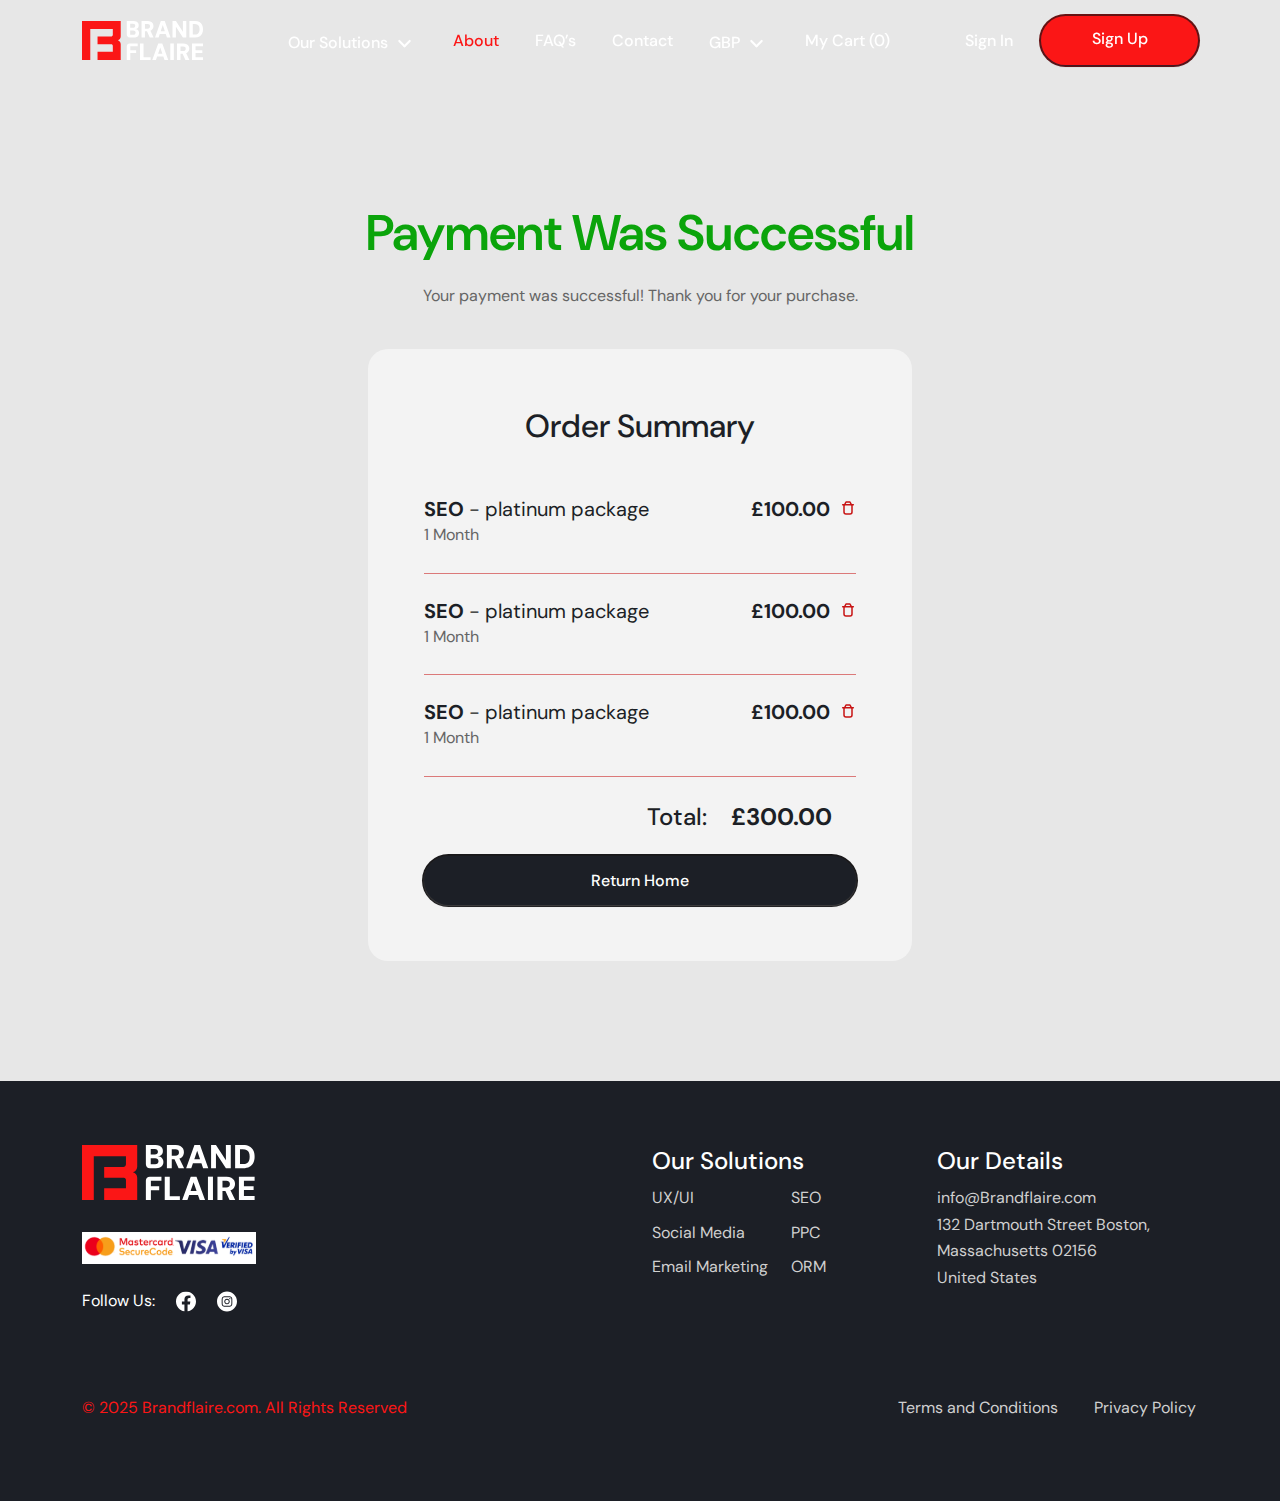
<file: paymet_succes.html>
<!DOCTYPE html>
<html lang="en">

<head>
  <meta charset="UTF-8">
  <meta name="viewport" content="width=device-width, initial-scale=1.0">
  <title>BrandFlaire</title>
  <link rel="stylesheet" href="./assest/css/bootstrap.min.css">
  <link rel="stylesheet" href="./assest/css/owl.carousel.min.css">
  <link rel="stylesheet" href="./assest/css/owl.theme.default.css">
  <link rel="stylesheet" href="./assest/css/swiper-bundle.min.css">
  <link rel="stylesheet" href="./assest/css/aos.css">
  <link rel="stylesheet" href="./assest/css/style.css">
  <link rel="stylesheet" href="./assest/css/responsive.css">
  <link rel="stylesheet" href="./assest/css/dhirajstyle.css">
  <link rel="stylesheet" href="./assest/css/dhirajresponsive.css">
  <style>
    header {
      background: transparent;
    }
  </style>
</head>

<body>
  <header class="fixed-top">
    <nav class="navbar navbar-expand-lg">
      <div class="container">
        <a class="navbar-brand" href="#">
          <img src="./assest/images/brand.svg" alt="" class="branlogo img-fluid">
        </a>
        <button class="navbar-toggler p-0" type="button" data-bs-toggle="collapse"
          data-bs-target="#navbarSupportedContent" aria-controls="navbarSupportedContent" aria-expanded="false"
          aria-label="Toggle navigation">
          <img src="./assest/images/Menu-Button.svg" class="img-fluid" id="changetoggle">
        </button>
        <div class="collapse navbar-collapse" id="navbarSupportedContent">
          <ul class="navbar-nav m-auto">
            <li class="nav-item dropdown">
              <a class="nav-link dropdown-toggle" href="#" role="button" data-bs-toggle="dropdown"
                aria-expanded="false">
                Our Solutions
              </a>
              <ul class="dropdown-menu dropdown-menu-servies">
                <li><a class="dropdown-item select-item" href="#">SEO</a></li>
                <li><a class="dropdown-item" href="#">PPC</a></li>
                <li><a class="dropdown-item" href="#">ORM</a></li>
                <li><a class="dropdown-item" href="#">UI/UX</a></li>
                <li><a class="dropdown-item" href="#">Social Media</a></li>
                <li><a class="dropdown-item" href="#">Email Marketing</a></li>
              </ul>
            </li>
            <li class="nav-item">
              <a class="nav-link active" aria-current="page" href="#">About</a>
            </li>
            <li class="nav-item">
              <a class="nav-link" href="#">FAQ’s</a>
            </li>
            <li class="nav-item">
              <a class="nav-link" href="#">Contact</a>
            </li>
            <li class="nav-item dropdown">
              <a class="nav-link dropdown-toggle" href="#" role="button" data-bs-toggle="dropdown"
                aria-expanded="false">
                GBP
              </a>
              <ul class="dropdown-menu dropdown-menu-cuurency">
                <li><a class="dropdown-item select-item" href="#">£ GBP</a></li>
                <li><a class="dropdown-item" href="#">£ GBP</a></li>
                <li><a class="dropdown-item" href="#">£ GBP</a></li>
                <li><a class="dropdown-item" href="#">£ GBP</a></li>
                <li><a class="dropdown-item" href="#">£ GBP</a></li>
                <li><a class="dropdown-item" href="#">£ GBP</a></li>
              </ul>
            </li>
            <li class="nav-item">
              <a class="nav-link" href="#">My Cart <span>(0)</span></a>
            </li>
          </ul>
          <ul class="navbar-nav navbar-nav-mo">
            <li class="nav-item">
              <a class="nav-link" href="#">Sign In</a>
            </li>
            <li class="nav-item">
              <a class="nav-link btn btn-red" href="#">Sign Up</a>
            </li>
          </ul>
        </div>
      </div>
    </nav>
  </header>

  <section class="sucess_secure">
    <div class="container px-0">
      <div class="upper_box">
        <h5 class="succes_full">Payment was successful</h5>
<p>Your payment was successful! Thank you for your purchase.</p>
      </div>
      <div class="lower_box">
          <div class="orfer_text">
            <h4>Order Summary</h4>
          </div>
          <div class="box_db">
            <div class="cart_inner">
              <div class="cart_inner_top">
                <div class="cart_inner_left">
                  <p class="cart_prod_title"><b>SEO</b> - platinum package</p>
                </div>
                <div class="cart_inner_right">
                  <p class="cart_prod_price">£100.00</p>
                  <img src="./assest/images/del.svg" alt="" class="img-fluid">
                </div>
              </div>
              <div class="cart_inner_bottom">
                <p class="cart_duration">1 Month</p>
              </div>
            </div>
            <div class="cart_stroke"></div>
            <div class="cart_inner">
              <div class="cart_inner_top">
                <div class="cart_inner_left">
                  <p class="cart_prod_title"><b>SEO</b> - platinum package</p>
                </div>
                <div class="cart_inner_right">
                  <p class="cart_prod_price">£100.00</p>
                  <img src="./assest/images/del.svg" alt="" class="img-fluid">
                </div>
              </div>
              <div class="cart_inner_bottom">
                <p class="cart_duration">1 Month</p>
              </div>
            </div>
            <div class="cart_stroke"></div>
            <div class="cart_inner">
              <div class="cart_inner_top">
                <div class="cart_inner_left">
                  <p class="cart_prod_title"><b>SEO</b> - platinum package</p>
                </div>
                <div class="cart_inner_right">
                  <p class="cart_prod_price">£100.00</p>
                  <img src="./assest/images/del.svg" alt="" class="img-fluid">
                </div>
              </div>
              <div class="cart_inner_bottom">
                <p class="cart_duration">1 Month</p>
              </div>
            </div>
            <div class="cart_stroke"></div>
          </div>
          <div class="cart_total">
            <h3 class="total_label">Total:</h3>
            <h3 class="total_price">£300.00</h3>
          </div>
          <a class="nav-link btn botto_black" href="#">Return Home</a>
      </div>
  </section>

  <footer class="bd-footer">
    <img src="./assest/images/testi-bg-1-1 1.png" class="img-fluid d-block d-lg-none d-md-none bg-image">
    <div class="container text-body-secondary">
      <div class="row">
        <div class="col-lg-6 col-md-12 col-12 mb-3 col-mo">
          <a class="d-inline-flex align-items-center mb-2 text-body-emphasis text-decoration-none" href="/"
            aria-label="Bootstrap">
            <img src="./assest/images/footer-logo.svg" class="img-fluid">
          </a>
          <div>
            <img src="./assest/images/Mastercard.svg" class="img-fluid masrterimg">
          </div>
          <div class="list-unstyled small">
            <h5>Follow Us:</h5>
            <img src="./assest/images/white.svg" class="img-fluid">
            <img src="./assest/images/Instagram.svg" class="img-fluid">
          </div>
        </div>
        <div class="col-6 col-lg-3 col-md-12 col-12   order-lg-1 order-2">
          <h5>Our Details</h5>
          <ul class="list-unstyled-p">
            <p>info@Brandflaire.com</p>
            <p>132 Dartmouth Street Boston,</p>
            <p>Massachusetts 02156</p>
            <p>United States</p>
          </ul>
        </div>

        <div class="col-6 col-lg-3 col-md-12 col-12">
          <h5>Our Solutions</h5>
          <ul class="list-unstyled-main">
            <li class=""><a href="">UX/UI</a></li>
            <li class=""><a href="">Social Media </a></li>
            <li class=""><a href="">Email Marketing</a></li>
            <li class=""><a href="">SEO</a></li>
            <li class=""><a href="">PPC</a></li>
            <li class=""><a href="">ORM</a></li>
          </ul>
        </div>

      </div>
    </div>
    <div class="container">
      <div class="col">
        <div class="row">
          <div class="col-lg-6 col-md-12 col-sm-12 col-12 order-lg-0 order-1">
            <div class="col-red-div">
              <p>© 2025 Brandflaire.com. All Rights Reserved</p>
            </div>
          </div>
          <div class="col-lg-6 col-md-12 col-sm-12 col-12">
            <div class="footerullid">
              <ul>
                <li>
                  <a href="#">Terms and Conditions</a>
                </li>
                <li>
                  <a href="#">Privacy Policy</a>
                </li>
              </ul>
            </div>
          </div>
        </div>
      </div>
    </div>
  </footer>
  <script src="./assest/js/jquery-3.7.1.min.js"></script>
  <script src="./assest/js/owl.carousel.js"></script>
  <script src="./assest/js/popper.min.js"></script>
  <script src="./assest/js/bootstrap.bundle.min.js"></script>
  <script src="./assest/js/swiper-bundle.min.js"></script>
  <script src="./assest/js/aos.js"></script>
  <script src="./assest/js/main.js"></script>
</body>

</html>
</file>
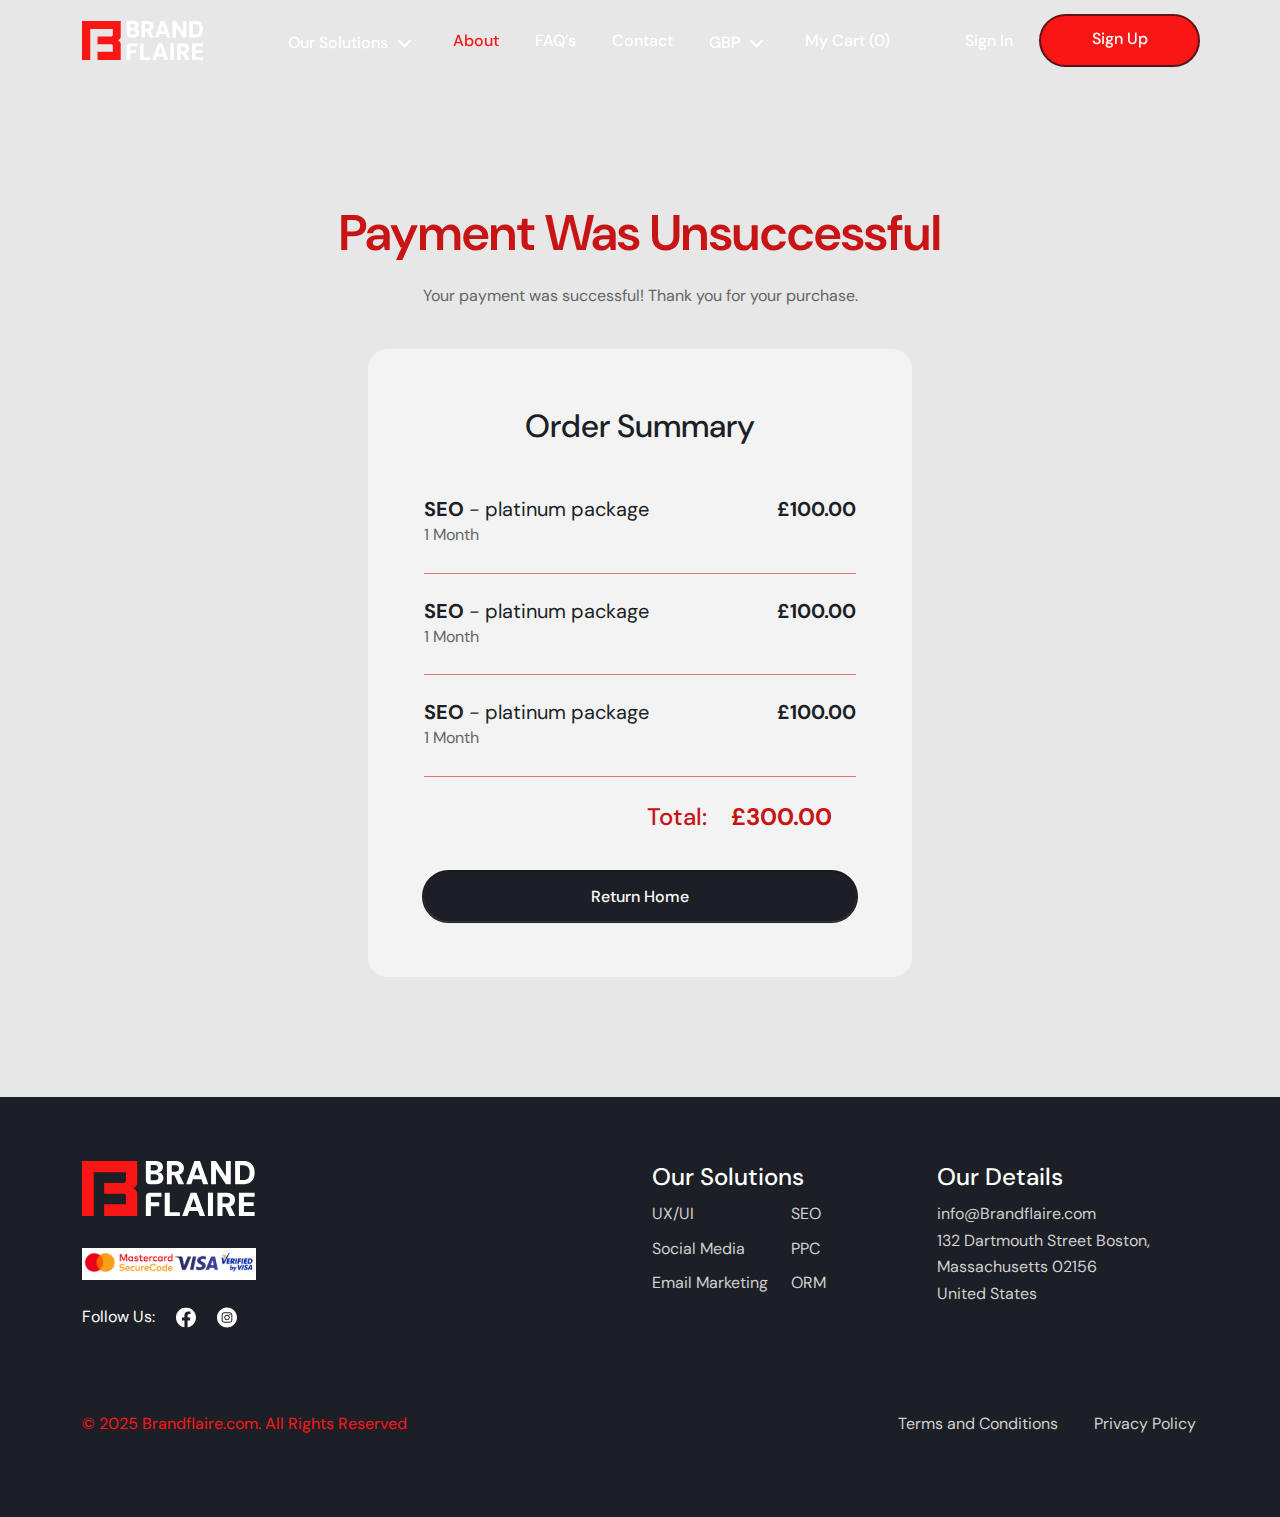
<file: paymet_unsuccess.html>
<!DOCTYPE html>
<html lang="en">

<head>
  <meta charset="UTF-8">
  <meta name="viewport" content="width=device-width, initial-scale=1.0">
  <title>BrandFlaire</title>
  <link rel="stylesheet" href="./assest/css/bootstrap.min.css">
  <link rel="stylesheet" href="./assest/css/owl.carousel.min.css">
  <link rel="stylesheet" href="./assest/css/owl.theme.default.css">
  <link rel="stylesheet" href="./assest/css/swiper-bundle.min.css">
  <link rel="stylesheet" href="./assest/css/aos.css">
  <link rel="stylesheet" href="./assest/css/style.css">
  <link rel="stylesheet" href="./assest/css/responsive.css">
  <link rel="stylesheet" href="./assest/css/dhirajstyle.css">
  <link rel="stylesheet" href="./assest/css/dhirajresponsive.css">
  <style>
    header {
      background: transparent;
    }
  </style>
</head>

<body>
  <header class="fixed-top">
    <nav class="navbar navbar-expand-lg">
      <div class="container">
        <a class="navbar-brand" href="#">
          <img src="./assest/images/brand.svg" alt="" class="branlogo img-fluid">
        </a>
        <button class="navbar-toggler p-0" type="button" data-bs-toggle="collapse"
          data-bs-target="#navbarSupportedContent" aria-controls="navbarSupportedContent" aria-expanded="false"
          aria-label="Toggle navigation">
          <img src="./assest/images/Menu-Button.svg" class="img-fluid" id="changetoggle">
        </button>
        <div class="collapse navbar-collapse" id="navbarSupportedContent">
          <ul class="navbar-nav m-auto">
            <li class="nav-item dropdown">
              <a class="nav-link dropdown-toggle" href="#" role="button" data-bs-toggle="dropdown"
                aria-expanded="false">
                Our Solutions
              </a>
              <ul class="dropdown-menu dropdown-menu-servies">
                <li><a class="dropdown-item select-item" href="#">SEO</a></li>
                <li><a class="dropdown-item" href="#">PPC</a></li>
                <li><a class="dropdown-item" href="#">ORM</a></li>
                <li><a class="dropdown-item" href="#">UI/UX</a></li>
                <li><a class="dropdown-item" href="#">Social Media</a></li>
                <li><a class="dropdown-item" href="#">Email Marketing</a></li>
              </ul>
            </li>
            <li class="nav-item">
              <a class="nav-link active" aria-current="page" href="#">About</a>
            </li>
            <li class="nav-item">
              <a class="nav-link" href="#">FAQ’s</a>
            </li>
            <li class="nav-item">
              <a class="nav-link" href="#">Contact</a>
            </li>
            <li class="nav-item dropdown">
              <a class="nav-link dropdown-toggle" href="#" role="button" data-bs-toggle="dropdown"
                aria-expanded="false">
                GBP
              </a>
              <ul class="dropdown-menu dropdown-menu-cuurency">
                <li><a class="dropdown-item select-item" href="#">£ GBP</a></li>
                <li><a class="dropdown-item" href="#">£ GBP</a></li>
                <li><a class="dropdown-item" href="#">£ GBP</a></li>
                <li><a class="dropdown-item" href="#">£ GBP</a></li>
                <li><a class="dropdown-item" href="#">£ GBP</a></li>
                <li><a class="dropdown-item" href="#">£ GBP</a></li>
              </ul>
            </li>
            <li class="nav-item">
              <a class="nav-link" href="#">My Cart <span>(0)</span></a>
            </li>
          </ul>
          <ul class="navbar-nav navbar-nav-mo">
            <li class="nav-item">
              <a class="nav-link" href="#">Sign In</a>
            </li>
            <li class="nav-item">
              <a class="nav-link btn btn-red" href="#">Sign Up</a>
            </li>
          </ul>
        </div>
      </div>
    </nav>
  </header>

  <section class="sucess_secure">
    <div class="container px-0">
      <div class="upper_box">
        <h5 class="unsucces_full">Payment was Unsuccessful</h5>
        <p>Your payment was successful! Thank you for your purchase.</p>
      </div>
      <div class="lower_box">
        <div class="orfer_text">
          <h4>Order Summary</h4>
        </div>
        <div class="box_db">
          <div class="cart_inner">
            <div class="cart_inner_top">
              <div class="cart_inner_left">
                <p class="cart_prod_title"><b>SEO</b> - platinum package</p>
              </div>
              <div class="cart_inner_right">
                <p class="cart_prod_price">£100.00</p>
              </div>
            </div>
            <div class="cart_inner_bottom">
              <p class="cart_duration">1 Month</p>
            </div>
          </div>
          <div class="cart_stroke"></div>
          <div class="cart_inner">
            <div class="cart_inner_top">
              <div class="cart_inner_left">
                <p class="cart_prod_title"><b>SEO</b> - platinum package</p>
              </div>
              <div class="cart_inner_right">
                <p class="cart_prod_price">£100.00</p>
              </div>
            </div>
            <div class="cart_inner_bottom">
              <p class="cart_duration">1 Month</p>
            </div>
          </div>
          <div class="cart_stroke"></div>
          <div class="cart_inner">
            <div class="cart_inner_top">
              <div class="cart_inner_left">
                <p class="cart_prod_title"> <b>SEO</b> - platinum package</p>
              </div>
              <div class="cart_inner_right">
                <p class="cart_prod_price">£100.00</p>
              </div>
            </div>
            <div class="cart_inner_bottom">
              <p class="cart_duration">1 Month</p>
            </div>
          </div>
          <div class="cart_stroke"></div>
        </div>
        <div class="cart_total">
          <h3 class="red_total_label">Total:</h3>
          <h3 class="red_total_price">£300.00</h3>
        </div>
        <a class="nav-link btn botto_black" href="#">Return Home</a>
      </div>
  </section>

  <footer class="bd-footer">
    <img src="./assest/images/testi-bg-1-1 1.png" class="img-fluid d-block d-lg-none d-md-none bg-image">
    <div class="container text-body-secondary">
      <div class="row">
        <div class="col-lg-6 col-md-12 col-12 mb-3 col-mo">
          <a class="d-inline-flex align-items-center mb-2 text-body-emphasis text-decoration-none" href="/"
            aria-label="Bootstrap">
            <img src="./assest/images/footer-logo.svg" class="img-fluid">
          </a>
          <div>
            <img src="./assest/images/Mastercard.svg" class="img-fluid masrterimg">
          </div>
          <div class="list-unstyled small">
            <h5>Follow Us:</h5>
            <img src="./assest/images/white.svg" class="img-fluid">
            <img src="./assest/images/Instagram.svg" class="img-fluid">
          </div>
        </div>
        <div class="col-6 col-lg-3 col-md-12 col-12   order-lg-1 order-2">
          <h5>Our Details</h5>
          <ul class="list-unstyled-p">
            <p>info@Brandflaire.com</p>
            <p>132 Dartmouth Street Boston,</p>
            <p>Massachusetts 02156</p>
            <p>United States</p>
          </ul>
        </div>

        <div class="col-6 col-lg-3 col-md-12 col-12">
          <h5>Our Solutions</h5>
          <ul class="list-unstyled-main">
            <li class=""><a href="">UX/UI</a></li>
            <li class=""><a href="">Social Media </a></li>
            <li class=""><a href="">Email Marketing</a></li>
            <li class=""><a href="">SEO</a></li>
            <li class=""><a href="">PPC</a></li>
            <li class=""><a href="">ORM</a></li>
          </ul>
        </div>

      </div>
    </div>
    <div class="container">
      <div class="col">
        <div class="row">
          <div class="col-lg-6 col-md-12 col-sm-12 col-12 order-lg-0 order-1">
            <div class="col-red-div">
              <p>© 2025 Brandflaire.com. All Rights Reserved</p>
            </div>
          </div>
          <div class="col-lg-6 col-md-12 col-sm-12 col-12">
            <div class="footerullid">
              <ul>
                <li>
                  <a href="#">Terms and Conditions</a>
                </li>
                <li>
                  <a href="#">Privacy Policy</a>
                </li>
              </ul>
            </div>
          </div>
        </div>
      </div>
    </div>
  </footer>
  <script src="./assest/js/jquery-3.7.1.min.js"></script>
  <script src="./assest/js/owl.carousel.js"></script>
  <script src="./assest/js/popper.min.js"></script>
  <script src="./assest/js/bootstrap.bundle.min.js"></script>
  <script src="./assest/js/swiper-bundle.min.js"></script>
  <script src="./assest/js/aos.js"></script>
  <script src="./assest/js/main.js"></script>
</body>

</html>
</file>
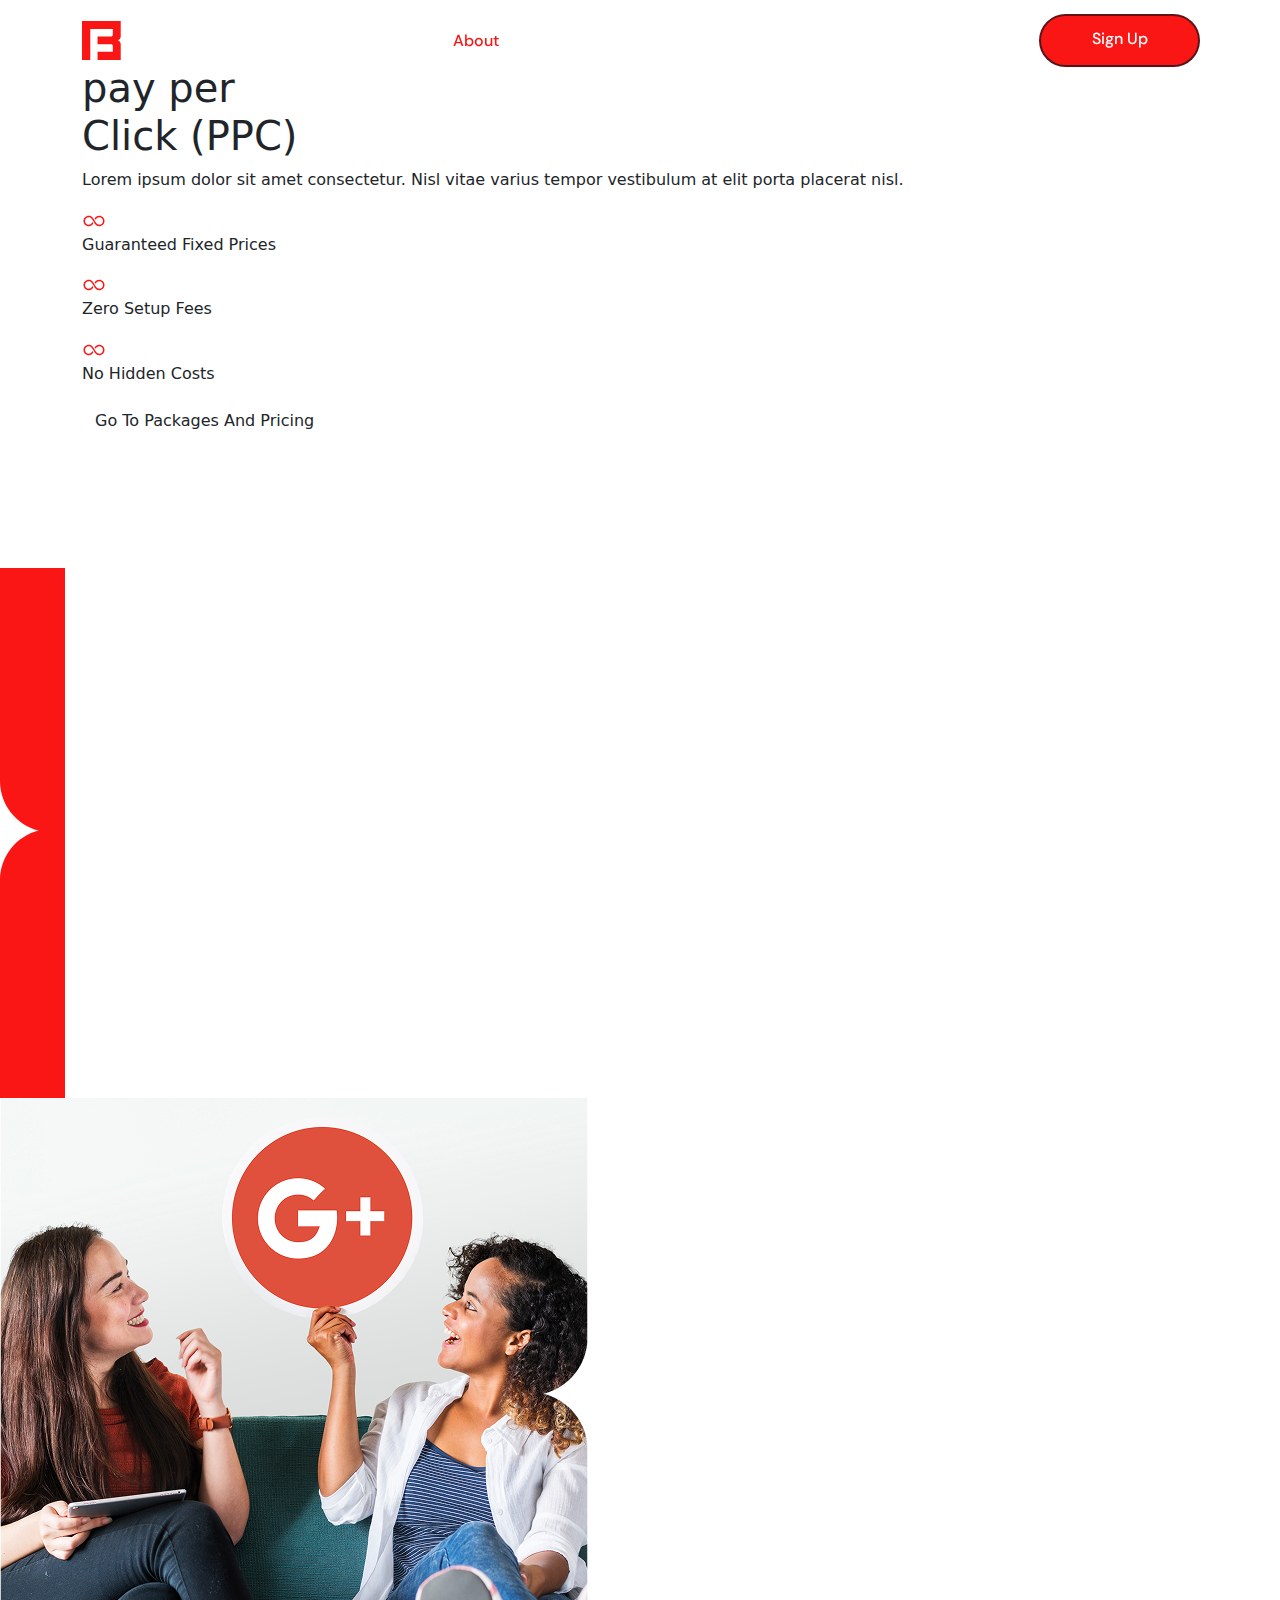
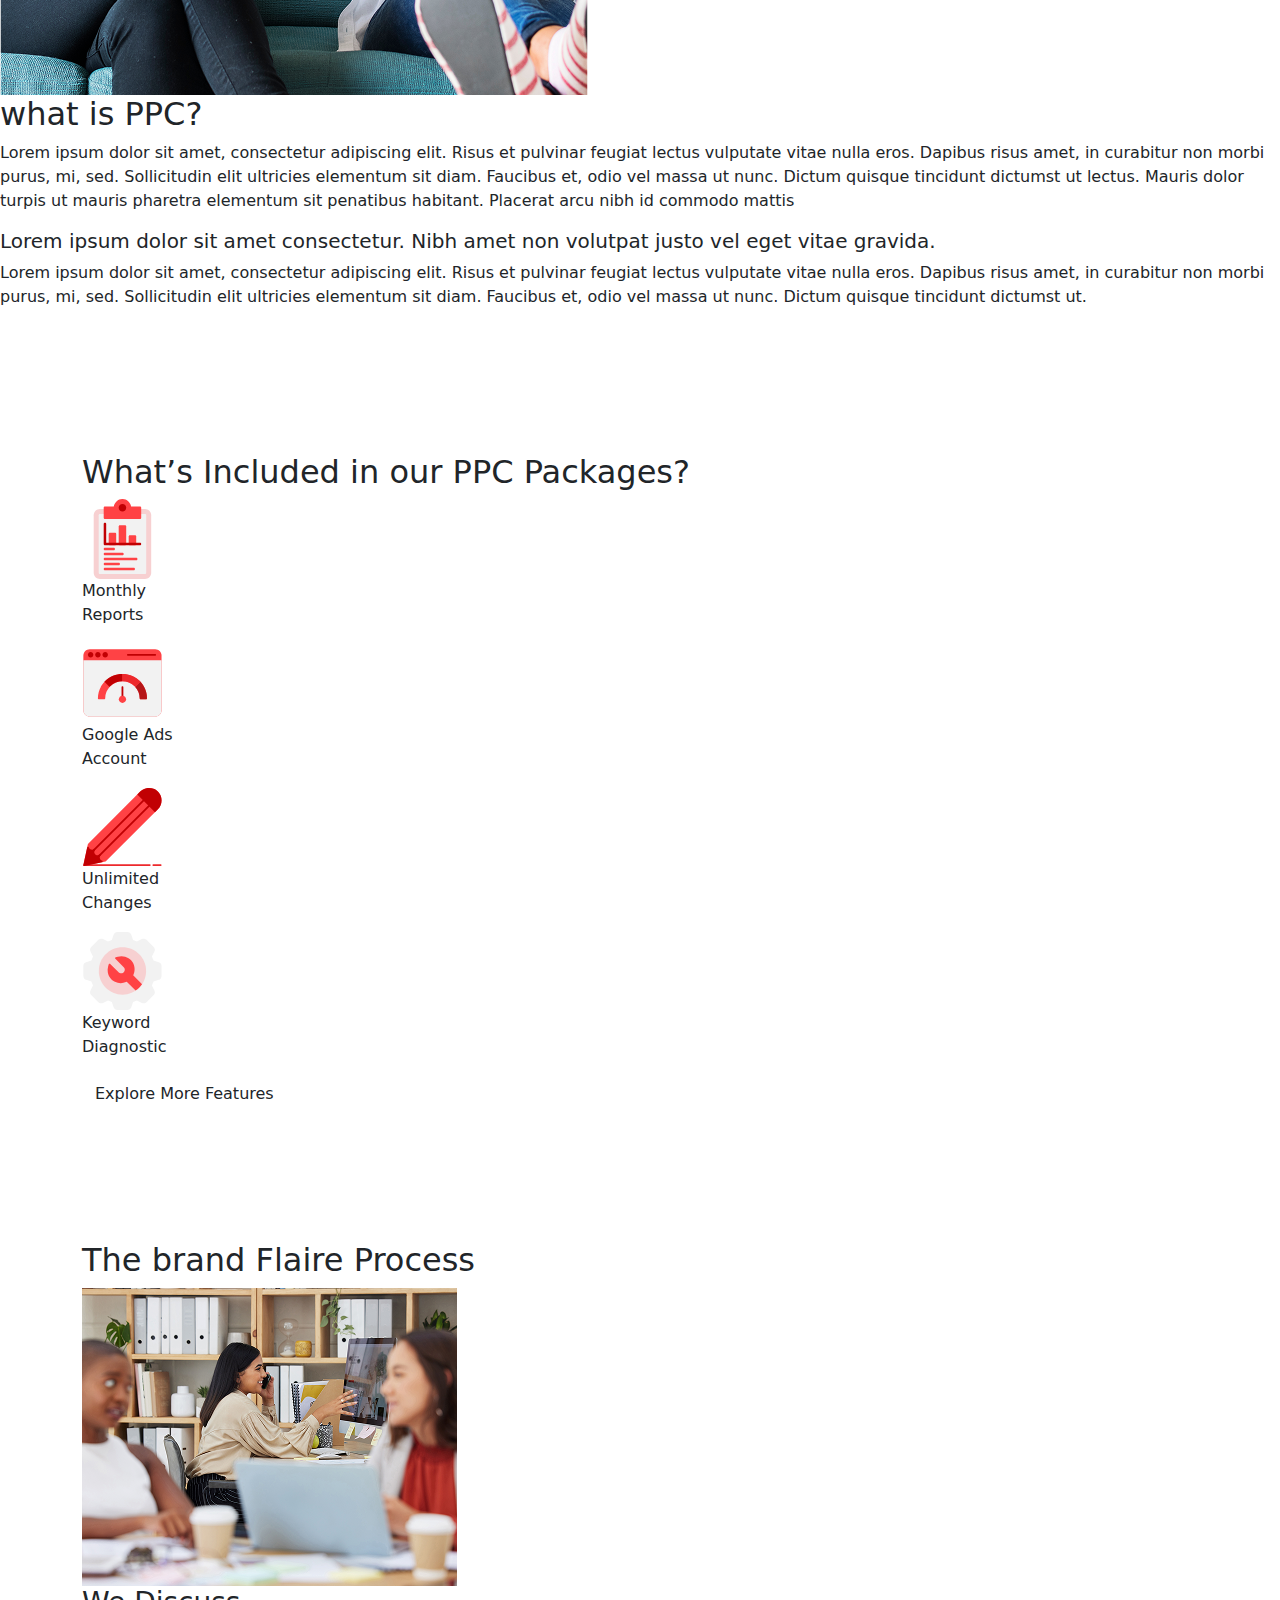
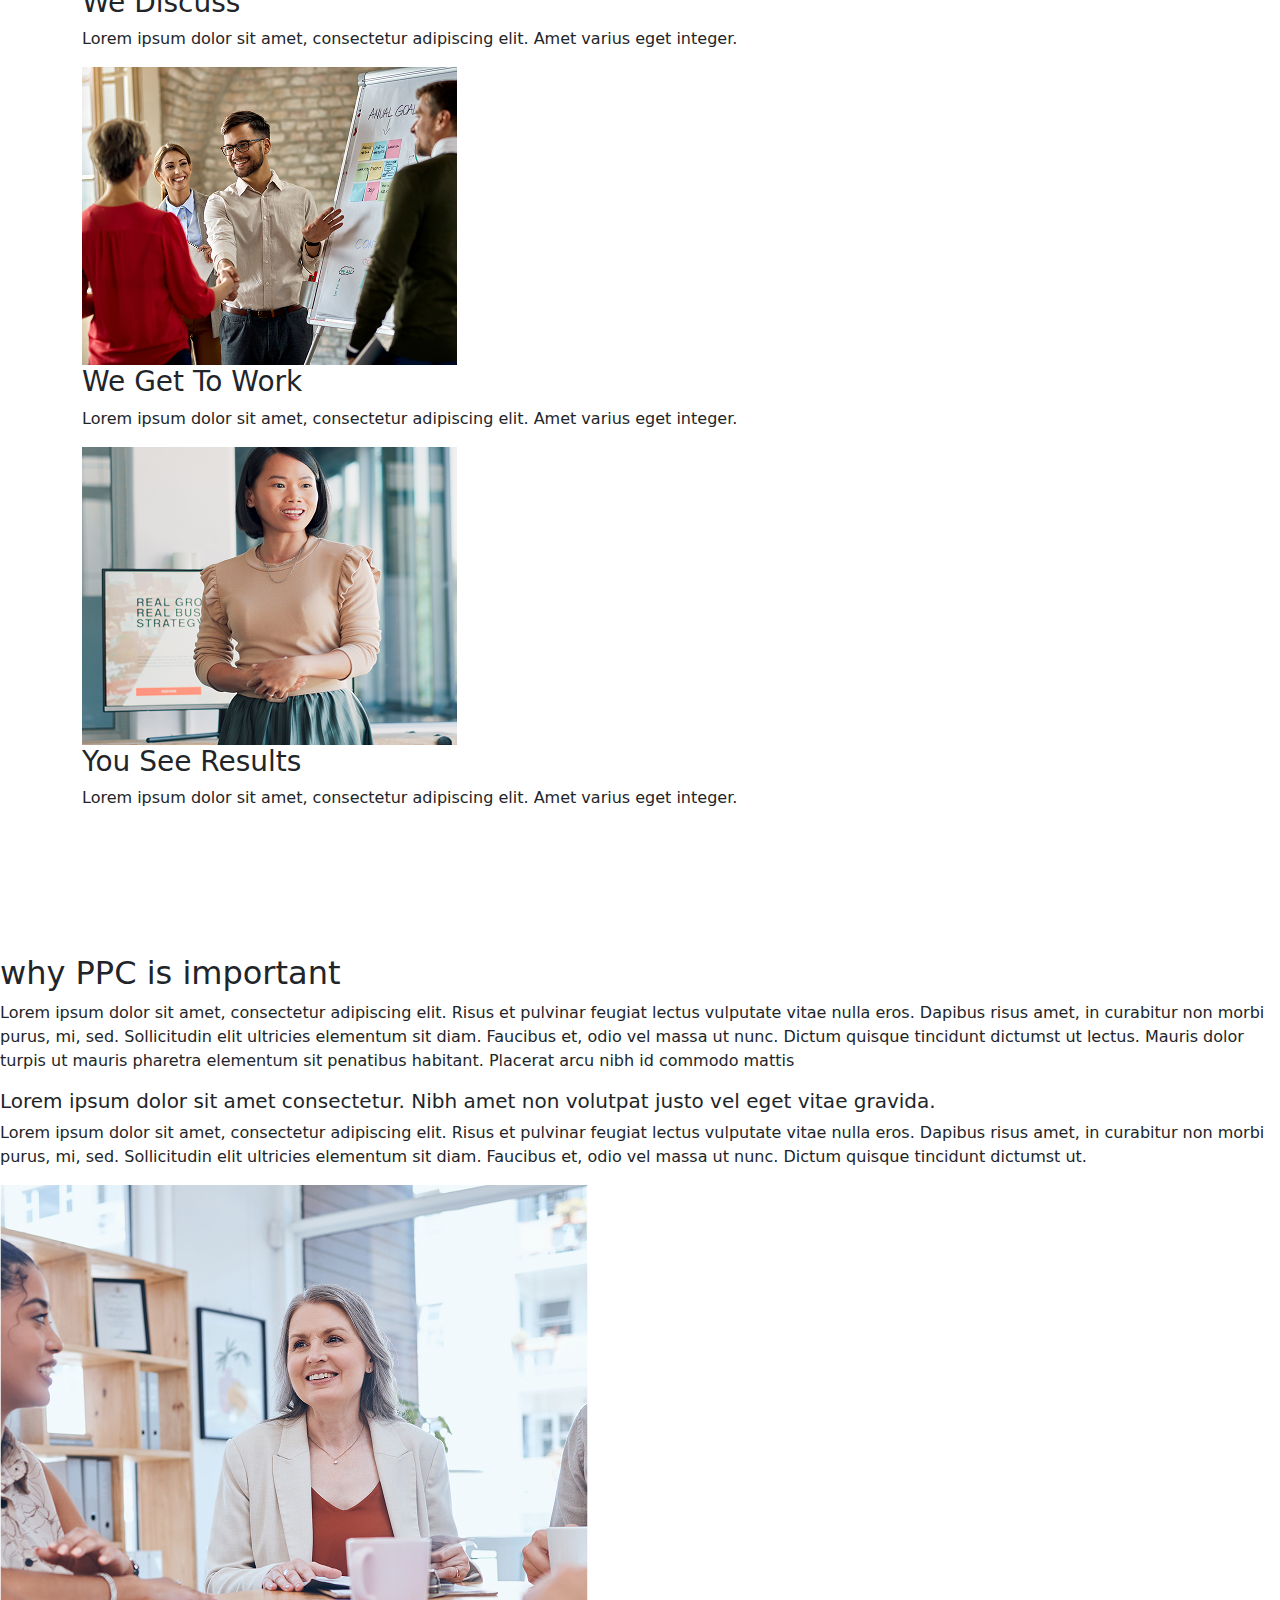
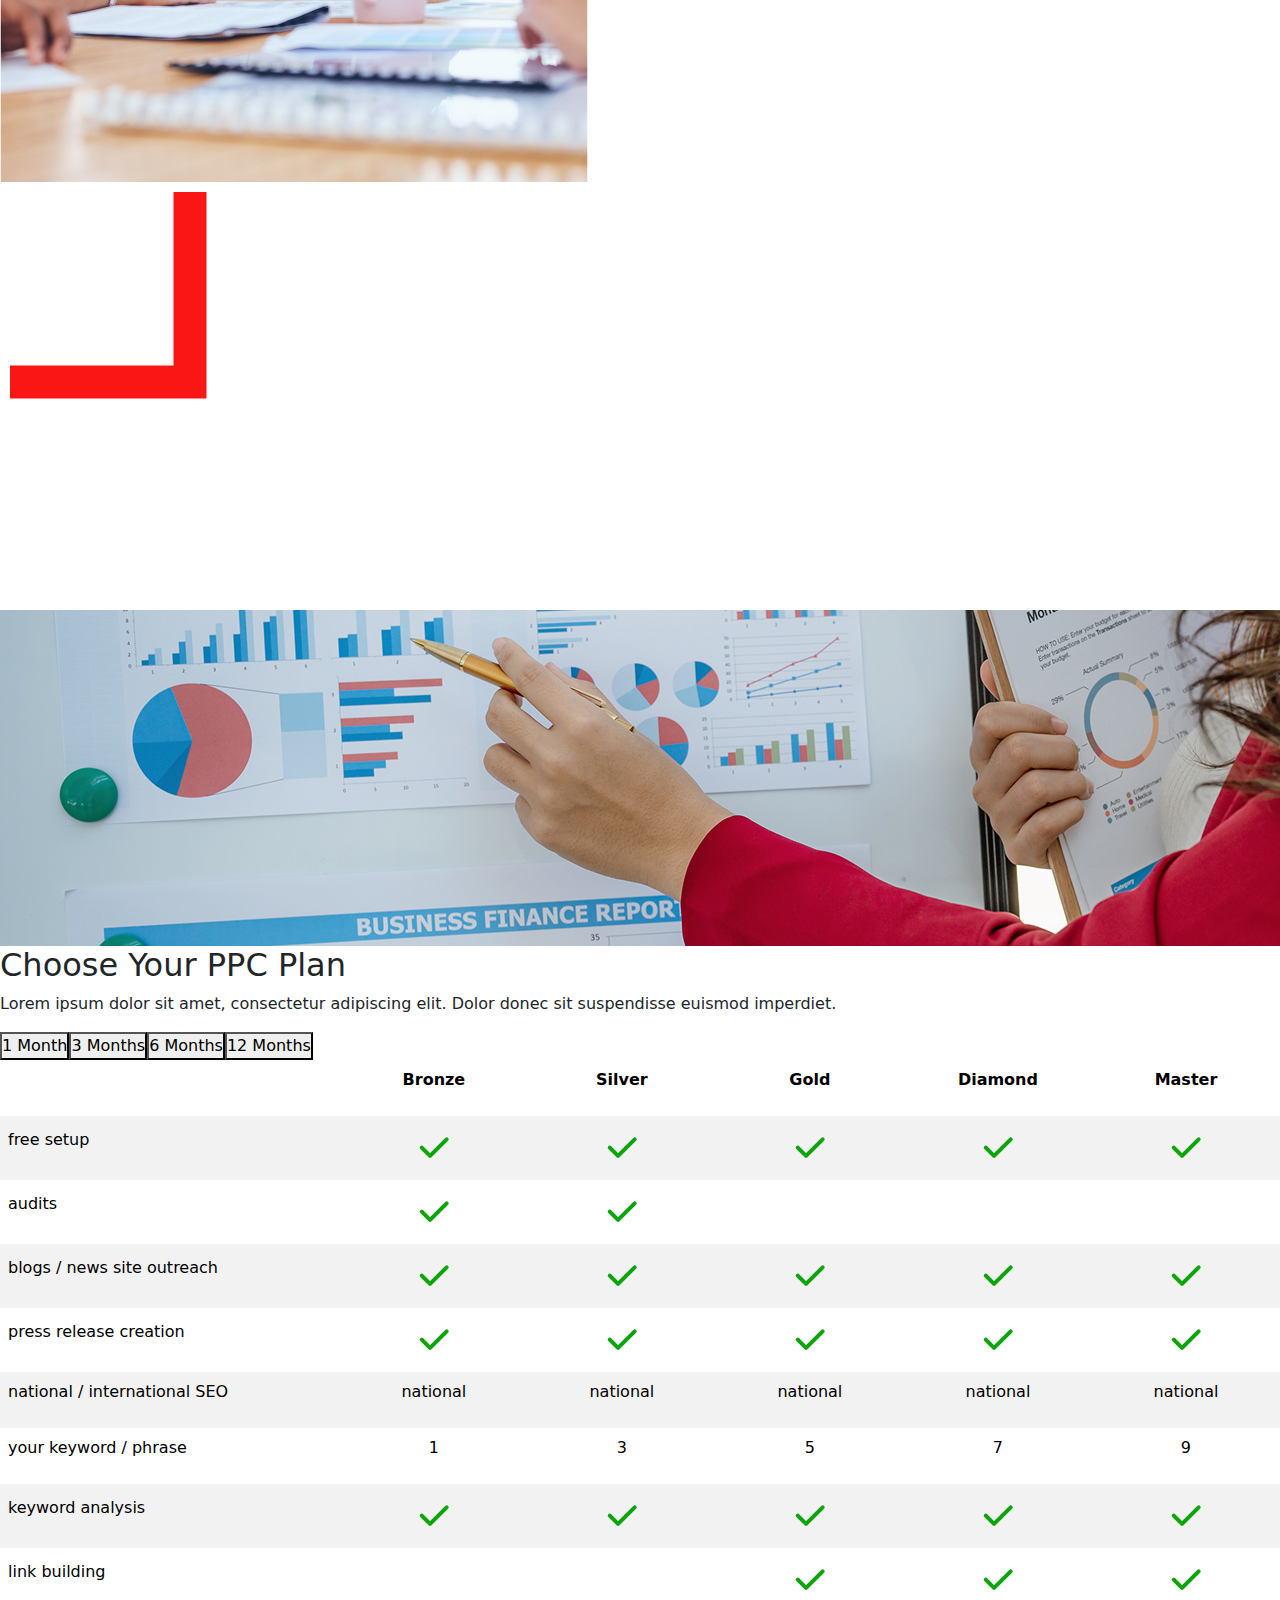
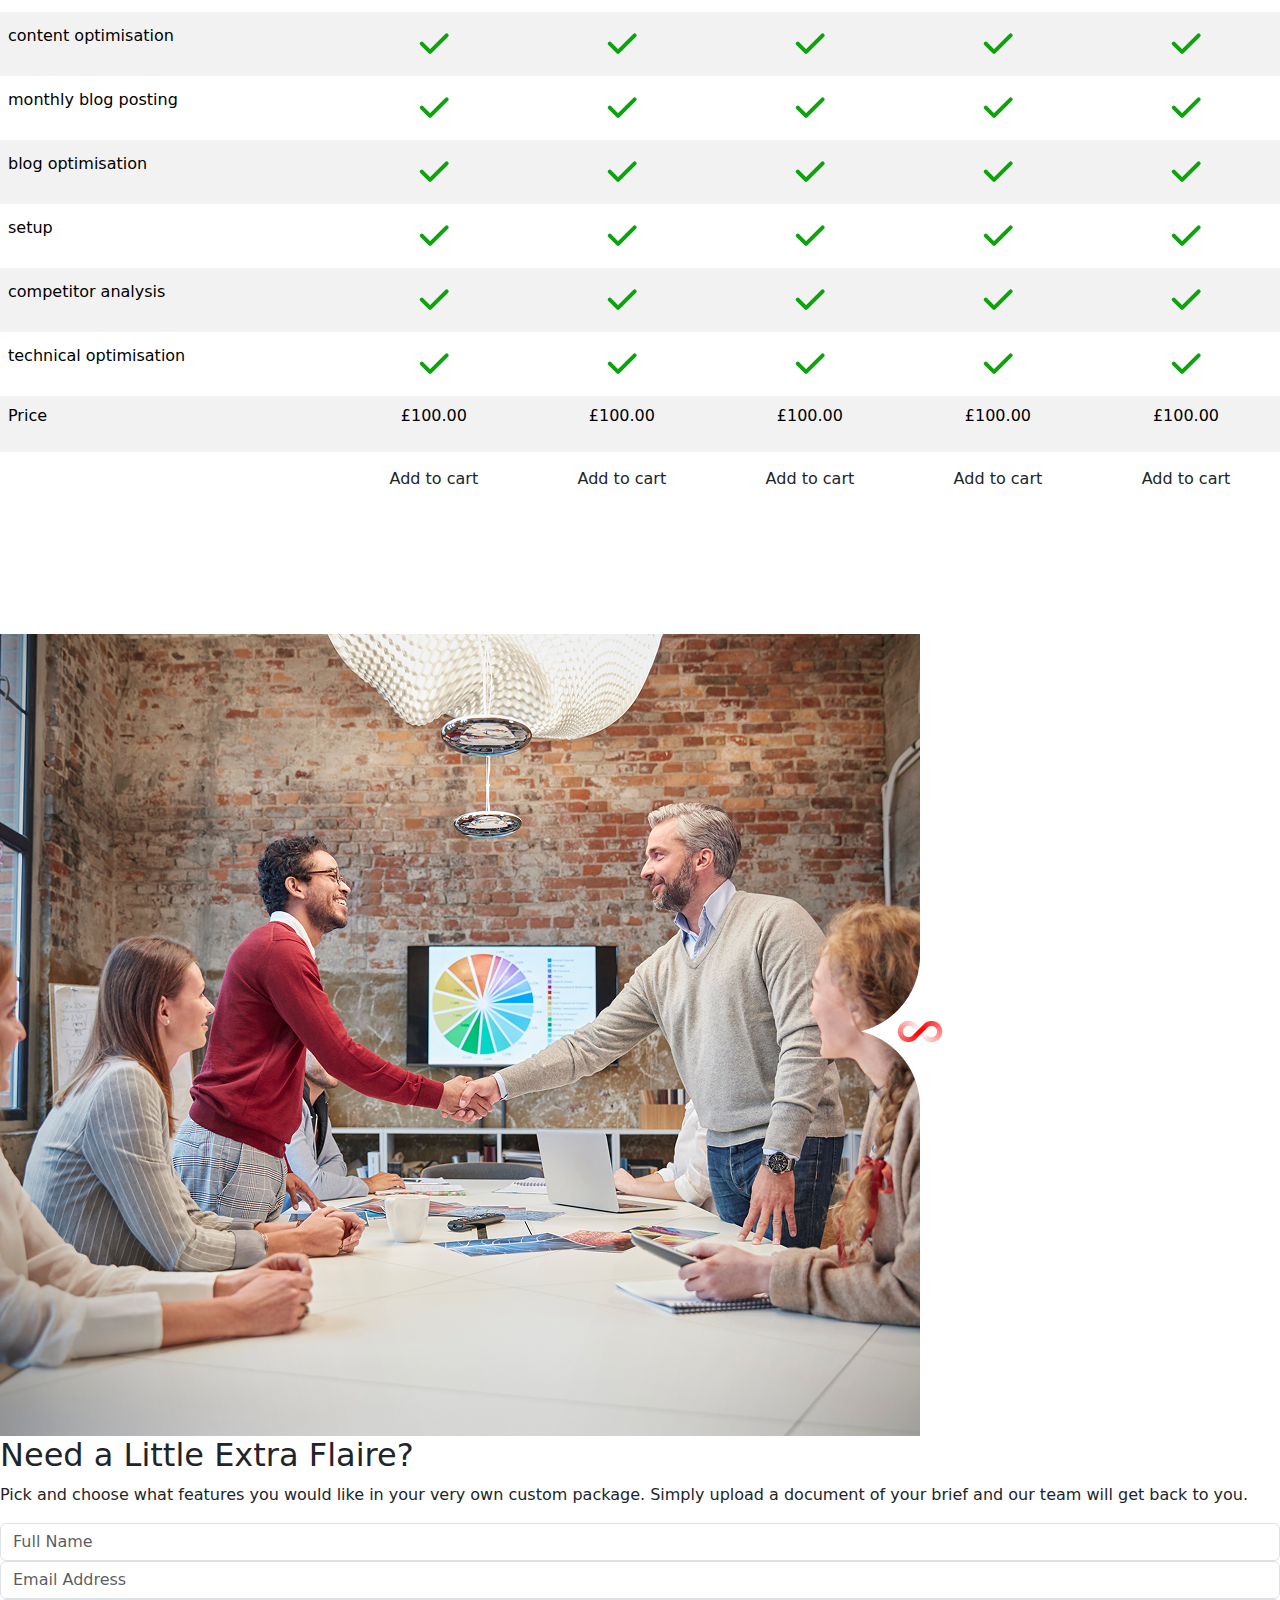
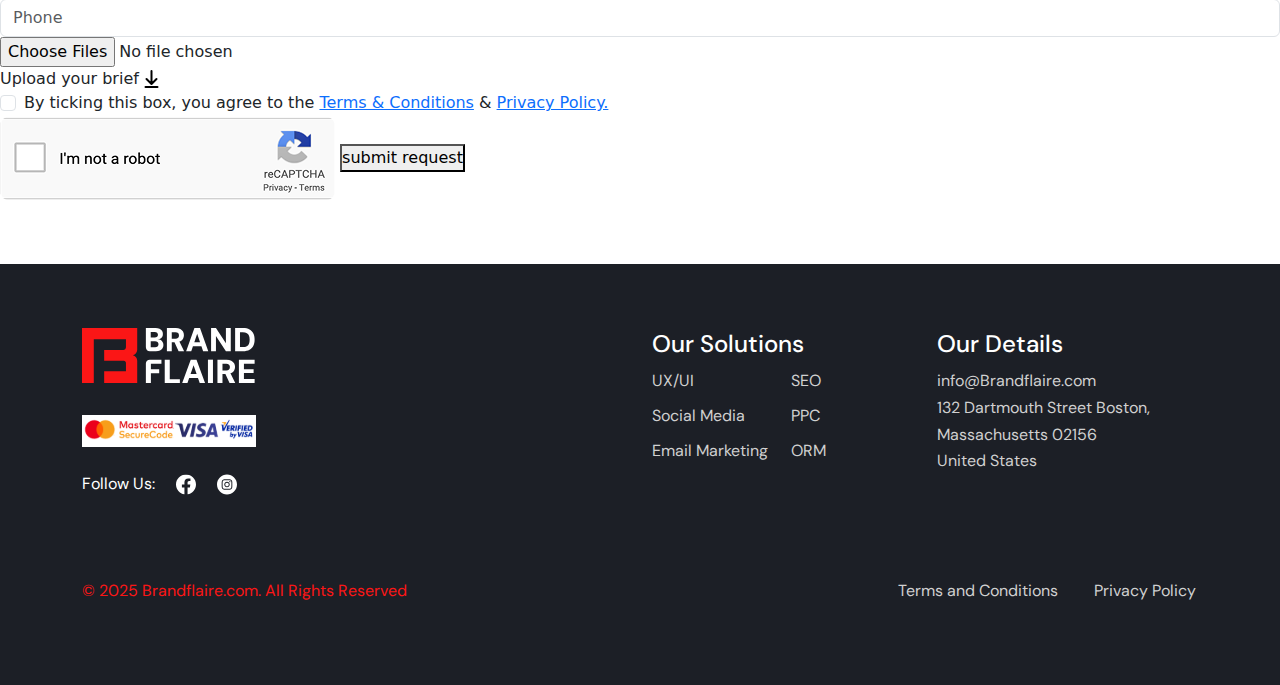
<file: ppc.html>
<!DOCTYPE html>
<html lang="en">

<head>
    <meta charset="UTF-8">
    <meta name="viewport" content="width=device-width, initial-scale=1.0">
    <title>BrandFlaire</title>
    <link rel="stylesheet" href="./assest/css/bootstrap.min.css">
    <link rel="stylesheet" href="./assest/css/owl.carousel.min.css">
    <link rel="stylesheet" href="./assest/css/owl.theme.default.css">
    <link rel="stylesheet" href="./assest/css/swiper-bundle.min.css">
    <link rel="stylesheet" href="./assest/css/aos.css">
    <link rel="stylesheet" href="./assest/css/style.css">
    <link rel="stylesheet" href="./assest/css/rstyle.css">
    <link rel="stylesheet" href="./assest/css/responsive.css">
    <style>
        .service_header {
            background: transparent;
        }
    </style>
</head>

<body>
    <header class="fixed-top service_header">
        <nav class="navbar navbar-expand-lg">
            <div class="container">
                <a class="navbar-brand" href="#">
                    <img src="./assest/images/brand.svg" alt="" class="branlogo img-fluid">
                </a>
                <button class="navbar-toggler p-0" type="button" data-bs-toggle="collapse"
                    data-bs-target="#navbarSupportedContent" aria-controls="navbarSupportedContent"
                    aria-expanded="false" aria-label="Toggle navigation">
                    <img src="./assest/images/Menu-Button.svg" class="img-fluid" id="changetoggle">
                </button>
                <div class="collapse navbar-collapse" id="navbarSupportedContent">
                    <ul class="navbar-nav m-auto">
                        <li class="nav-item dropdown">
                            <a class="nav-link dropdown-toggle" href="#" role="button" data-bs-toggle="dropdown"
                                aria-expanded="false">
                                Our Solutions
                            </a>
                            <ul class="dropdown-menu dropdown-menu-servies">
                                <li><a class="dropdown-item select-item" href="#">SEO</a></li>
                                <li><a class="dropdown-item" href="#">PPC</a></li>
                                <li><a class="dropdown-item" href="#">ORM</a></li>
                                <li><a class="dropdown-item" href="#">UI/UX</a></li>
                                <li><a class="dropdown-item" href="#">Social Media</a></li>
                                <li><a class="dropdown-item" href="#">Email Marketing</a></li>
                            </ul>
                        </li>
                        <li class="nav-item">
                            <a class="nav-link active" aria-current="page" href="#">About</a>
                        </li>
                        <li class="nav-item">
                            <a class="nav-link" href="#">FAQ’s</a>
                        </li>
                        <li class="nav-item">
                            <a class="nav-link" href="#">Contact</a>
                        </li>
                        <li class="nav-item dropdown">
                            <a class="nav-link dropdown-toggle" href="#" role="button" data-bs-toggle="dropdown"
                                aria-expanded="false">
                                GBP
                            </a>
                            <ul class="dropdown-menu dropdown-menu-cuurency">
                                <li><a class="dropdown-item select-item" href="#">£ GBP</a></li>
                                <li><a class="dropdown-item" href="#">£ GBP</a></li>
                                <li><a class="dropdown-item" href="#">£ GBP</a></li>
                                <li><a class="dropdown-item" href="#">£ GBP</a></li>
                                <li><a class="dropdown-item" href="#">£ GBP</a></li>
                                <li><a class="dropdown-item" href="#">£ GBP</a></li>
                            </ul>
                        </li>
                        <li class="nav-item">
                            <a class="nav-link" href="#">My Cart <span>(0)</span></a>
                        </li>
                    </ul>
                    <ul class="navbar-nav navbar-nav-mo">
                        <li class="nav-item">
                            <a class="nav-link" href="#">Sign In</a>
                        </li>
                        <li class="nav-item">
                            <a class="nav-link btn btn-red" href="#">Sign Up</a>
                        </li>
                    </ul>
                </div>
            </div>
        </nav>
    </header>
    <!-- Header End -->

    <!-- Service Section 1 Start -->
    <section class="service_s1 ppc_s1">
        <div class="container service_c1">
            <div class="seo_c1left w-100">
                <div class="seo_c1titlebar">
                    <h1 class="seo_s1title">pay per<br>Click (PPC)</h1>
                    <p class="seo_s1subtitle">Lorem ipsum dolor sit amet consectetur. Nisl vitae varius tempor
                        vestibulum at elit porta placerat nisl.</p>
                </div>
                <div class="seo_s1featuresbar">
                    <div class="seo_s1featuresitem">
                        <img src="./assest/images/s1_featuresicon.svg">
                        <p class="seo_s1featurestitle">Guaranteed Fixed Prices</p>
                    </div>
                    <div class="seo_s1featuresitem">
                        <img src="./assest/images/s1_featuresicon.svg">
                        <p class="seo_s1featurestitle">Zero Setup Fees</p>
                    </div>
                    <div class="seo_s1featuresitem">
                        <img src="./assest/images/s1_featuresicon.svg">
                        <p class="seo_s1featurestitle">No Hidden Costs</p>
                    </div>
                </div>
                <div class="seo_s1btnbar">
                    <a href="#pricing" class="btn custom-btn-img">Go To Packages And Pricing
                        <img src="./assest/images/seo_s1btnarrow.svg" alt="arrow" class="arrow-img">
                    </a>
                </div>
            </div>
            <div class="seo_c1right w-100 d-none"></div>
        </div>
    </section>
    <!-- Service Section 1 End -->

    <!-- Service Section 2 Start -->
    <section class="service_s2">
        <div class="service_c2">
            <div class="seo_s2redimgbar">
                <img class="seo_s2redimg mobile_none" src="./assest/images/service_s2particle.svg">
                <img class="seo_s2redimg desktop_none" src="./assest/images/service_s2particlemob.png">
            </div>
            <img class="seo_s2img mobile_none" src="./assest/images/ppc_s2img.png">
            <img class="seo_s2img desktop_none" src="./assest/images/ppc_s2imgmob.png">
            <div class="servic_c2contentbar">
                <div class="service_s2titlebar">
                    <h2 class="service_s2title">what is PPC?</h2>
                    <p class="service_s2subtitle">Lorem ipsum dolor sit amet, consectetur adipiscing elit. Risus et
                        pulvinar feugiat lectus vulputate vitae nulla eros. Dapibus risus amet, in curabitur non morbi
                        purus, mi, sed. Sollicitudin elit ultricies elementum sit diam. Faucibus et, odio vel massa ut
                        nunc. Dictum quisque tincidunt dictumst ut lectus. Mauris dolor turpis ut mauris pharetra
                        elementum sit penatibus habitant. Placerat arcu nibh id commodo mattis</p>
                </div>
                <div class="service_s2titlebar">
                    <h5 class="service_s2titlesmall">Lorem ipsum dolor sit amet consectetur. Nibh amet non volutpat
                        justo vel eget vitae gravida.</h5>
                    <p class="service_s2subtitle">Lorem ipsum dolor sit amet, consectetur adipiscing elit. Risus et
                        pulvinar feugiat lectus vulputate vitae nulla eros. Dapibus risus amet, in curabitur non morbi
                        purus, mi, sed. Sollicitudin elit ultricies elementum sit diam. Faucibus et, odio vel massa ut
                        nunc. Dictum quisque tincidunt dictumst ut.</p>
                </div>
            </div>
        </div>
    </section>
    <!-- Service Section 2 End -->

    <!-- Service Section 3 Start -->
    <section class="service_s3">
        <div class="container service_c3">
            <h2 class="service_s3title">What’s Included in our PPC Packages?</h2>
            <div class="service_s3cardbar">
                <div class="service_s3card service_s3card1">
                    <div class="service_s3cardinner">
                        <img class="service_s3cardicon" src="./assest/images/ppc_s3card1.svg">
                        <p class="service_s3cardtext">Monthly<br>Reports</p>
                    </div>
                </div>
                <div class="service_s3card service_s3card2">
                    <div class="service_s3cardinner">
                        <img class="service_s3cardicon" src="./assest/images/ppc_s3card2.svg">
                        <p class="service_s3cardtext">Google Ads<br>Account</p>
                    </div>
                </div>
                <div class="service_s3card service_s3card3">
                    <div class="service_s3cardinner">
                        <img class="service_s3cardicon" src="./assest/images/ppc_s3card3.svg">
                        <p class="service_s3cardtext">Unlimited<br>Changes</p>
                    </div>
                </div>
                <div class="service_s3card service_s3card4">
                    <div class="service_s3cardinner">
                        <img class="service_s3cardicon" src="./assest/images/ppc_s3card4.svg">
                        <p class="service_s3cardtext">Keyword<br>Diagnostic</p>
                    </div>
                </div>
            </div>
            <button type="button" class="btn service_s3btn">Explore More Features</button>
        </div>
    </section>
    <!-- Service Section 3 End -->

    <!-- Service Section 4 Start -->
    <section class="service_s4">
        <div class="container service_c4">
            <h2 class="service_s4title">The brand Flaire Process</h2>
            <div class="service_s4cardbar">
                <div class="service_s4card">
                    <img class="service_s4card1img img-fluid" src="./assest/images/service_s4card1img.png">
                    <div class="service_s4cardtitlebar">
                        <h3 class="service_s4cardtitle">We Discuss</h3>
                        <p class="service_s4subtitle">Lorem ipsum dolor sit amet, consectetur adipiscing elit. Amet
                            varius eget integer.</p>
                    </div>
                </div>
                <div class="service_s4card">
                    <img class="service_s4card2img img-fluid" src="./assest/images/service_s4card2img.png">
                    <div class="service_s4cardtitlebar">
                        <h3 class="service_s4cardtitle">We Get To Work</h3>
                        <p class="service_s4subtitle">Lorem ipsum dolor sit amet, consectetur adipiscing elit. Amet
                            varius eget integer.</p>
                    </div>
                </div>
                <div class="service_s4card">
                    <img class="service_s4card3img img-fluid" src="./assest/images/service_s4card3img.png">
                    <div class="service_s4cardtitlebar">
                        <h3 class="service_s4cardtitle">You See Results</h3>
                        <p class="service_s4subtitle">Lorem ipsum dolor sit amet, consectetur adipiscing elit. Amet
                            varius eget integer.</p>
                    </div>
                </div>
            </div>
        </div>
    </section>
    <!-- Service Section 4 End -->

    <!-- Service Section 5 Start -->
    <section class="service_s5">
        <div class="service_c5">
            <div class="service_s5contentbar w-100">
                <div class="service_s2titlebar">
                    <h2 class="service_s2title">why PPC is important</h2>
                    <p class="service_s2subtitle">Lorem ipsum dolor sit amet, consectetur adipiscing elit. Risus et
                        pulvinar feugiat lectus vulputate vitae nulla eros. Dapibus risus amet, in curabitur non morbi
                        purus, mi, sed. Sollicitudin elit ultricies elementum sit diam. Faucibus et, odio vel massa ut
                        nunc. Dictum quisque tincidunt dictumst ut lectus. Mauris dolor turpis ut mauris pharetra
                        elementum sit penatibus habitant. Placerat arcu nibh id commodo mattis</p>
                </div>
                <div class="service_s2titlebar">
                    <h5 class="service_s2titlesmall">Lorem ipsum dolor sit amet consectetur. Nibh amet non volutpat
                        justo vel eget vitae gravida.</h5>
                    <p class="service_s2subtitle">Lorem ipsum dolor sit amet, consectetur adipiscing elit. Risus et
                        pulvinar feugiat lectus vulputate vitae nulla eros. Dapibus risus amet, in curabitur non morbi
                        purus, mi, sed. Sollicitudin elit ultricies elementum sit diam. Faucibus et, odio vel massa ut
                        nunc. Dictum quisque tincidunt dictumst ut.</p>
                </div>
            </div>
            <img class="service_s5img mobile_none" src="./assest/images/ppc_s5img.png">
            <img class="service_s5img desktop_none" src="./assest/images/ppc_s5imgmob.png">
            <div class="service_s5patternbar mobile_none">
                <img class="service_s5pattern" src="./assest/images/service_s5pattern.svg">
            </div>
        </div>
    </section>
    <!-- Service Section 5 End -->

    <!-- Service Section 6 Start -->
    <section class="service_s6">
        <div class="service_s6topbar">
            <img class="mobile_none" src="./assest/images/ppc_s6img.png">
            <img class="desktop_none" src="./assest/images/ppc_s6imgmob.png">
            <div class="service_s6titlemain">
                <div class="service_s6titlebar">
                    <h2 class="service_s6title">Choose Your PPC Plan</h2>
                    <p class="service_s6subtitle">Lorem ipsum dolor sit amet, consectetur adipiscing elit. Dolor donec
                        sit suspendisse euismod imperdiet.</p>
                </div>
            </div>
        </div>
        <div class="service_s6bottombar">
            <div class="service_s6contentbar">
                <div class="service_s6tabbtnbar">
                    <p class="table_smallblack desktop_none">Duration of service:</p>
                    <div class="nav-tabs-container">
                        <ul class="nav nav-pills service_tabbar" id="pills-tab" role="tablist">
                            <li class="nav-item" role="presentation">
                                <button class="active service_tabbtn month_1btn" id="pills-one-tab"
                                    data-bs-toggle="pill" data-bs-target="#pills-one" type="button" role="tab"
                                    aria-controls="pills-one" aria-selected="true">1&nbsp;Month</button>
                            </li>
                            <li class="nav-item" role="presentation">
                                <button class="service_tabbtn" id="pills-three-tab" data-bs-toggle="pill"
                                    data-bs-target="#pills-three" type="button" role="tab" aria-controls="pills-three"
                                    aria-selected="false">3&nbsp;Months</button>
                            </li>
                            <li class="nav-item" role="presentation">
                                <button class="service_tabbtn" id="pills-six-tab" data-bs-toggle="pill"
                                    data-bs-target="#pills-six" type="button" role="tab" aria-controls="pills-six"
                                    aria-selected="false">6&nbsp;Months</button>
                            </li>
                            <li class="nav-item" role="presentation">
                                <button class="service_tabbtn month_12btn" id="pills-twelve-tab"
                                    data-bs-toggle="pill" data-bs-target="#pills-twelve" type="button" role="tab"
                                    aria-controls="pills-twelve" aria-selected="false">12&nbsp;Months</button>
                            </li>
                        </ul>
                    </div>
                    <p class="table_smallred desktop_none">Swipe left and right to view table</p>
                </div>
                <div class="service_s6tabcontentbar">
                    <div class="tab_contentbar tab-content">
                        <div class="tab-content" id="pills-tabContent">
                            <div class="tab-pane fade show active service_contentmain" id="pills-one" role="tabpanel"
                                aria-labelledby="pills-one-tab">
                                <div class="service_tabcontent table-responsive">
                                    <table class="table table-borderless mb-0 service_table table-striped">
                                        <thead class="service_table_header">
                                            <tr class="align-middle">
                                                <th scope="col" class="text-center">
                                                    <p class="service_tabletitle"></p>
                                                </th>
                                                <th scope="col" class="text-center">
                                                    <p class="service_tabletitle">Bronze</p>
                                                </th>
                                                <th scope="col" class="text-center">
                                                    <p class="service_tabletitle">Silver</p>
                                                </th>
                                                <th scope="col" class="text-center">
                                                    <p class="service_tabletitle">Gold</p>
                                                </th>
                                                <th scope="col" class="text-center">
                                                    <p class="service_tabletitle">Diamond</p>
                                                </th>
                                                <th scope="col" class="text-center">
                                                    <p class="service_tabletitle">Master</p>
                                                </th>
                                            </tr>
                                        </thead>
                                        <tbody class="service_table_body">
                                            <tr class="align-middle">
                                                <td class="text-start">
                                                    <p class="service_table_bodytext">free setup</p>
                                                </td>
                                                <td class="text-center">
                                                    <img class="img-fluid" src="./assest/images/service_tabletick.svg">
                                                </td>
                                                <td class="text-center">
                                                    <img class="img-fluid" src="./assest/images/service_tabletick.svg">
                                                </td>
                                                <td class="text-center">
                                                    <img class="img-fluid" src="./assest/images/service_tabletick.svg">
                                                </td>
                                                <td class="text-center">
                                                    <img class="img-fluid" src="./assest/images/service_tabletick.svg">
                                                </td>
                                                <td class="text-center">
                                                    <img class="img-fluid" src="./assest/images/service_tabletick.svg">
                                                </td>
                                            </tr>
                                            <tr class="align-middle">
                                                <td class="text-start">
                                                    <p class="service_table_bodytext">audits</p>
                                                </td>
                                                <td class="text-center">
                                                    <img class="img-fluid" src="./assest/images/service_tabletick.svg">
                                                </td>
                                                <td class="text-center">
                                                    <img class="img-fluid" src="./assest/images/service_tabletick.svg">
                                                </td>
                                                <td class="text-center">
                                                </td>
                                                <td class="text-center">
                                                </td>
                                                <td class="text-center">
                                                </td>
                                            </tr>
                                            <tr class="align-middle">
                                                <td class="text-start">
                                                    <p class="service_table_bodytext">blogs / news site outreach</p>
                                                </td>
                                                <td class="text-center">
                                                    <img class="img-fluid" src="./assest/images/service_tabletick.svg">
                                                </td>
                                                <td class="text-center">
                                                    <img class="img-fluid" src="./assest/images/service_tabletick.svg">
                                                </td>
                                                <td class="text-center">
                                                    <img class="img-fluid" src="./assest/images/service_tabletick.svg">
                                                </td>
                                                <td class="text-center">
                                                    <img class="img-fluid" src="./assest/images/service_tabletick.svg">
                                                </td>
                                                <td class="text-center">
                                                    <img class="img-fluid" src="./assest/images/service_tabletick.svg">
                                                </td>
                                            </tr>
                                            <tr class="align-middle">
                                                <td class="text-start">
                                                    <p class="service_table_bodytext">press release creation</p>
                                                </td>
                                                <td class="text-center">
                                                    <img class="img-fluid" src="./assest/images/service_tabletick.svg">
                                                </td>
                                                <td class="text-center">
                                                    <img class="img-fluid" src="./assest/images/service_tabletick.svg">
                                                </td>
                                                <td class="text-center">
                                                    <img class="img-fluid" src="./assest/images/service_tabletick.svg">
                                                </td>
                                                <td class="text-center">
                                                    <img class="img-fluid" src="./assest/images/service_tabletick.svg">
                                                </td>
                                                <td class="text-center">
                                                    <img class="img-fluid" src="./assest/images/service_tabletick.svg">
                                                </td>
                                            </tr>
                                            <tr class="align-middle">
                                                <td class="text-start">
                                                    <p class="service_table_bodytext">national / international SEO</p>
                                                </td>
                                                <td class="text-center">
                                                    <p class="service_table_bodytext">national</p>
                                                </td>
                                                <td class="text-center">
                                                    <p class="service_table_bodytext">national</p>
                                                </td>
                                                <td class="text-center">
                                                    <p class="service_table_bodytext">national</p>
                                                </td>
                                                <td class="text-center">
                                                    <p class="service_table_bodytext">national</p>
                                                </td>
                                                <td class="text-center">
                                                    <p class="service_table_bodytext">national</p>
                                                </td>
                                            </tr>
                                            <tr class="align-middle">
                                                <td class="text-start">
                                                    <p class="service_table_bodytext">your keyword / phrase</p>
                                                </td>
                                                <td class="text-center">
                                                    <p class="service_table_bodytext">1</p>
                                                </td>
                                                <td class="text-center">
                                                    <p class="service_table_bodytext">3</p>
                                                </td>
                                                <td class="text-center">
                                                    <p class="service_table_bodytext">5</p>
                                                </td>
                                                <td class="text-center">
                                                    <p class="service_table_bodytext">7</p>
                                                </td>
                                                <td class="text-center">
                                                    <p class="service_table_bodytext">9</p>
                                                </td>
                                            </tr>
                                            <tr class="align-middle">
                                                <td class="text-start">
                                                    <p class="service_table_bodytext">keyword analysis</p>
                                                </td>
                                                <td class="text-center">
                                                    <img class="img-fluid" src="./assest/images/service_tabletick.svg">
                                                </td>
                                                <td class="text-center">
                                                    <img class="img-fluid" src="./assest/images/service_tabletick.svg">
                                                </td>
                                                <td class="text-center">
                                                    <img class="img-fluid" src="./assest/images/service_tabletick.svg">
                                                </td>
                                                <td class="text-center">
                                                    <img class="img-fluid" src="./assest/images/service_tabletick.svg">
                                                </td>
                                                <td class="text-center">
                                                    <img class="img-fluid" src="./assest/images/service_tabletick.svg">
                                                </td>
                                            </tr>
                                            <tr class="align-middle">
                                                <td class="text-start">
                                                    <p class="service_table_bodytext">link building</p>
                                                </td>
                                                <td class="text-center">
                                                </td>
                                                <td class="text-center">
                                                </td>
                                                <td class="text-center">
                                                    <img class="img-fluid" src="./assest/images/service_tabletick.svg">
                                                </td>
                                                <td class="text-center">
                                                    <img class="img-fluid" src="./assest/images/service_tabletick.svg">
                                                </td>
                                                <td class="text-center">
                                                    <img class="img-fluid" src="./assest/images/service_tabletick.svg">
                                                </td>
                                            </tr>
                                            <tr class="align-middle">
                                                <td class="text-start">
                                                    <p class="service_table_bodytext">content optimisation</p>
                                                </td>
                                                <td class="text-center">
                                                    <img class="img-fluid" src="./assest/images/service_tabletick.svg">
                                                </td>
                                                <td class="text-center">
                                                    <img class="img-fluid" src="./assest/images/service_tabletick.svg">
                                                </td>
                                                <td class="text-center">
                                                    <img class="img-fluid" src="./assest/images/service_tabletick.svg">
                                                </td>
                                                <td class="text-center">
                                                    <img class="img-fluid" src="./assest/images/service_tabletick.svg">
                                                </td>
                                                <td class="text-center">
                                                    <img class="img-fluid" src="./assest/images/service_tabletick.svg">
                                                </td>
                                            </tr>
                                            <tr class="align-middle">
                                                <td class="text-start">
                                                    <p class="service_table_bodytext">monthly blog posting</p>
                                                </td>
                                                <td class="text-center">
                                                    <img class="img-fluid" src="./assest/images/service_tabletick.svg">
                                                </td>
                                                <td class="text-center">
                                                    <img class="img-fluid" src="./assest/images/service_tabletick.svg">
                                                </td>
                                                <td class="text-center">
                                                    <img class="img-fluid" src="./assest/images/service_tabletick.svg">
                                                </td>
                                                <td class="text-center">
                                                    <img class="img-fluid" src="./assest/images/service_tabletick.svg">
                                                </td>
                                                <td class="text-center">
                                                    <img class="img-fluid" src="./assest/images/service_tabletick.svg">
                                                </td>
                                            </tr>
                                            <tr class="align-middle">
                                                <td class="text-start">
                                                    <p class="service_table_bodytext">blog optimisation</p>
                                                </td>
                                                <td class="text-center">
                                                    <img class="img-fluid" src="./assest/images/service_tabletick.svg">
                                                </td>
                                                <td class="text-center">
                                                    <img class="img-fluid" src="./assest/images/service_tabletick.svg">
                                                </td>
                                                <td class="text-center">
                                                    <img class="img-fluid" src="./assest/images/service_tabletick.svg">
                                                </td>
                                                <td class="text-center">
                                                    <img class="img-fluid" src="./assest/images/service_tabletick.svg">
                                                </td>
                                                <td class="text-center">
                                                    <img class="img-fluid" src="./assest/images/service_tabletick.svg">
                                                </td>
                                            </tr>
                                            <tr class="align-middle">
                                                <td class="text-start">
                                                    <p class="service_table_bodytext">setup</p>
                                                </td>
                                                <td class="text-center">
                                                    <img class="img-fluid" src="./assest/images/service_tabletick.svg">
                                                </td>
                                                <td class="text-center">
                                                    <img class="img-fluid" src="./assest/images/service_tabletick.svg">
                                                </td>
                                                <td class="text-center">
                                                    <img class="img-fluid" src="./assest/images/service_tabletick.svg">
                                                </td>
                                                <td class="text-center">
                                                    <img class="img-fluid" src="./assest/images/service_tabletick.svg">
                                                </td>
                                                <td class="text-center">
                                                    <img class="img-fluid" src="./assest/images/service_tabletick.svg">
                                                </td>
                                            </tr>
                                            <tr class="align-middle">
                                                <td class="text-start">
                                                    <p class="service_table_bodytext">competitor analysis</p>
                                                </td>
                                                <td class="text-center">
                                                    <img class="img-fluid" src="./assest/images/service_tabletick.svg">
                                                </td>
                                                <td class="text-center">
                                                    <img class="img-fluid" src="./assest/images/service_tabletick.svg">
                                                </td>
                                                <td class="text-center">
                                                    <img class="img-fluid" src="./assest/images/service_tabletick.svg">
                                                </td>
                                                <td class="text-center">
                                                    <img class="img-fluid" src="./assest/images/service_tabletick.svg">
                                                </td>
                                                <td class="text-center">
                                                    <img class="img-fluid" src="./assest/images/service_tabletick.svg">
                                                </td>
                                            </tr>
                                            <tr class="align-middle">
                                                <td class="text-start">
                                                    <p class="service_table_bodytext">technical optimisation</p>
                                                </td>
                                                <td class="text-center">
                                                    <img class="img-fluid" src="./assest/images/service_tabletick.svg">
                                                </td>
                                                <td class="text-center">
                                                    <img class="img-fluid" src="./assest/images/service_tabletick.svg">
                                                </td>
                                                <td class="text-center">
                                                    <img class="img-fluid" src="./assest/images/service_tabletick.svg">
                                                </td>
                                                <td class="text-center">
                                                    <img class="img-fluid" src="./assest/images/service_tabletick.svg">
                                                </td>
                                                <td class="text-center">
                                                    <img class="img-fluid" src="./assest/images/service_tabletick.svg">
                                                </td>
                                            </tr>
                                            <tr class="align-middle">
                                                <td class="text-start service_table_bodysecondlast">
                                                    <p class="service_table_bodytext">Price</p>
                                                </td>
                                                <td class="text-center service_table_bodysecondlast">
                                                    <p class="service_table_bodyprice">£100.00</p>
                                                </td>
                                                <td class="text-center service_table_bodysecondlast">
                                                    <p class="service_table_bodyprice">£100.00</p>
                                                </td>
                                                <td class="text-center service_table_bodysecondlast">
                                                    <p class="service_table_bodyprice">£100.00</p>
                                                </td>
                                                <td class="text-center service_table_bodysecondlast">
                                                    <p class="service_table_bodyprice">£100.00</p>
                                                </td>
                                                <td class="text-center service_table_bodysecondlast">
                                                    <p class="service_table_bodyprice">£100.00</p>
                                                </td>
                                            </tr>
                                            <tr class="align-middle">
                                                <td>
                                                    <p class="service_bodytext"></p>
                                                </td>
                                                <td class="text-center">
                                                    <button type="button" class="btn service_tablebtn" data-bs-toggle="modal" data-bs-target="#s6Modal">Add to cart</button>
                                                </td>
                                                <td class="text-center">
                                                    <button type="button" class="btn service_tablebtn" data-bs-toggle="modal" data-bs-target="#s6Modal">Add to cart</button>
                                                </td>
                                                <td class="text-center">
                                                    <button type="button" class="btn service_tablebtn" data-bs-toggle="modal" data-bs-target="#s6Modal">Add to cart</button>
                                                </td>
                                                <td class="text-center">
                                                    <button type="button" class="btn service_tablebtn" data-bs-toggle="modal" data-bs-target="#s6Modal">Add to cart</button>
                                                </td>
                                                <td class="text-center">
                                                    <button type="button" class="btn service_tablebtn" data-bs-toggle="modal" data-bs-target="#s6Modal">Add to cart</button>
                                                </td>
                                            </tr>
                                        </tbody>
                                    </table>
                                </div>
                            </div>
                            <div class="tab-pane fade service_contentmain" id="pills-three" role="tabpanel"
                                aria-labelledby="pills-three-tab">
                                <div class="service_tabcontent table-responsive">
                                    <table class="table table-borderless mb-0 service_table table-striped">
                                        <thead class="service_table_header">
                                            <tr class="align-middle">
                                                <th scope="col" class="text-center">
                                                    <p class="service_tabletitle"></p>
                                                </th>
                                                <th scope="col" class="text-center">
                                                    <p class="service_tabletitle">Bronze</p>
                                                </th>
                                                <th scope="col" class="text-center">
                                                    <p class="service_tabletitle">Silver</p>
                                                </th>
                                                <th scope="col" class="text-center">
                                                    <p class="service_tabletitle">Gold</p>
                                                </th>
                                                <th scope="col" class="text-center">
                                                    <p class="service_tabletitle">Diamond</p>
                                                </th>
                                                <th scope="col" class="text-center">
                                                    <p class="service_tabletitle">Master</p>
                                                </th>
                                            </tr>
                                        </thead>
                                        <tbody class="service_table_body">
                                            <tr class="align-middle">
                                                <td class="text-start">
                                                    <p class="service_table_bodytext">free setup</p>
                                                </td>
                                                <td class="text-center">
                                                    <img class="img-fluid" src="./assest/images/service_tabletick.svg">
                                                </td>
                                                <td class="text-center">
                                                    <img class="img-fluid" src="./assest/images/service_tabletick.svg">
                                                </td>
                                                <td class="text-center">
                                                    <img class="img-fluid" src="./assest/images/service_tabletick.svg">
                                                </td>
                                                <td class="text-center">
                                                    <img class="img-fluid" src="./assest/images/service_tabletick.svg">
                                                </td>
                                                <td class="text-center">
                                                    <img class="img-fluid" src="./assest/images/service_tabletick.svg">
                                                </td>
                                            </tr>
                                            <tr class="align-middle">
                                                <td class="text-start">
                                                    <p class="service_table_bodytext">audits</p>
                                                </td>
                                                <td class="text-center">
                                                    <img class="img-fluid" src="./assest/images/service_tabletick.svg">
                                                </td>
                                                <td class="text-center">
                                                    <img class="img-fluid" src="./assest/images/service_tabletick.svg">
                                                </td>
                                                <td class="text-center">
                                                </td>
                                                <td class="text-center">
                                                </td>
                                                <td class="text-center">
                                                </td>
                                            </tr>
                                            <tr class="align-middle">
                                                <td class="text-start">
                                                    <p class="service_table_bodytext">blogs / news site outreach</p>
                                                </td>
                                                <td class="text-center">
                                                    <img class="img-fluid" src="./assest/images/service_tabletick.svg">
                                                </td>
                                                <td class="text-center">
                                                    <img class="img-fluid" src="./assest/images/service_tabletick.svg">
                                                </td>
                                                <td class="text-center">
                                                    <img class="img-fluid" src="./assest/images/service_tabletick.svg">
                                                </td>
                                                <td class="text-center">
                                                    <img class="img-fluid" src="./assest/images/service_tabletick.svg">
                                                </td>
                                                <td class="text-center">
                                                    <img class="img-fluid" src="./assest/images/service_tabletick.svg">
                                                </td>
                                            </tr>
                                            <tr class="align-middle">
                                                <td class="text-start">
                                                    <p class="service_table_bodytext">press release creation</p>
                                                </td>
                                                <td class="text-center">
                                                    <img class="img-fluid" src="./assest/images/service_tabletick.svg">
                                                </td>
                                                <td class="text-center">
                                                    <img class="img-fluid" src="./assest/images/service_tabletick.svg">
                                                </td>
                                                <td class="text-center">
                                                    <img class="img-fluid" src="./assest/images/service_tabletick.svg">
                                                </td>
                                                <td class="text-center">
                                                    <img class="img-fluid" src="./assest/images/service_tabletick.svg">
                                                </td>
                                                <td class="text-center">
                                                    <img class="img-fluid" src="./assest/images/service_tabletick.svg">
                                                </td>
                                            </tr>
                                            <tr class="align-middle">
                                                <td class="text-start">
                                                    <p class="service_table_bodytext">national / international SEO</p>
                                                </td>
                                                <td class="text-center">
                                                    <p class="service_table_bodytext">national</p>
                                                </td>
                                                <td class="text-center">
                                                    <p class="service_table_bodytext">national</p>
                                                </td>
                                                <td class="text-center">
                                                    <p class="service_table_bodytext">national</p>
                                                </td>
                                                <td class="text-center">
                                                    <p class="service_table_bodytext">national</p>
                                                </td>
                                                <td class="text-center">
                                                    <p class="service_table_bodytext">national</p>
                                                </td>
                                            </tr>
                                            <tr class="align-middle">
                                                <td class="text-start">
                                                    <p class="service_table_bodytext">your keyword / phrase</p>
                                                </td>
                                                <td class="text-center">
                                                    <p class="service_table_bodytext">1</p>
                                                </td>
                                                <td class="text-center">
                                                    <p class="service_table_bodytext">3</p>
                                                </td>
                                                <td class="text-center">
                                                    <p class="service_table_bodytext">5</p>
                                                </td>
                                                <td class="text-center">
                                                    <p class="service_table_bodytext">7</p>
                                                </td>
                                                <td class="text-center">
                                                    <p class="service_table_bodytext">9</p>
                                                </td>
                                            </tr>
                                            <tr class="align-middle">
                                                <td class="text-start">
                                                    <p class="service_table_bodytext">keyword analysis</p>
                                                </td>
                                                <td class="text-center">
                                                    <img class="img-fluid" src="./assest/images/service_tabletick.svg">
                                                </td>
                                                <td class="text-center">
                                                    <img class="img-fluid" src="./assest/images/service_tabletick.svg">
                                                </td>
                                                <td class="text-center">
                                                    <img class="img-fluid" src="./assest/images/service_tabletick.svg">
                                                </td>
                                                <td class="text-center">
                                                    <img class="img-fluid" src="./assest/images/service_tabletick.svg">
                                                </td>
                                                <td class="text-center">
                                                    <img class="img-fluid" src="./assest/images/service_tabletick.svg">
                                                </td>
                                            </tr>
                                            <tr class="align-middle">
                                                <td class="text-start">
                                                    <p class="service_table_bodytext">link building</p>
                                                </td>
                                                <td class="text-center">
                                                </td>
                                                <td class="text-center">
                                                </td>
                                                <td class="text-center">
                                                    <img class="img-fluid" src="./assest/images/service_tabletick.svg">
                                                </td>
                                                <td class="text-center">
                                                    <img class="img-fluid" src="./assest/images/service_tabletick.svg">
                                                </td>
                                                <td class="text-center">
                                                    <img class="img-fluid" src="./assest/images/service_tabletick.svg">
                                                </td>
                                            </tr>
                                            <tr class="align-middle">
                                                <td class="text-start">
                                                    <p class="service_table_bodytext">content optimisation</p>
                                                </td>
                                                <td class="text-center">
                                                    <img class="img-fluid" src="./assest/images/service_tabletick.svg">
                                                </td>
                                                <td class="text-center">
                                                    <img class="img-fluid" src="./assest/images/service_tabletick.svg">
                                                </td>
                                                <td class="text-center">
                                                    <img class="img-fluid" src="./assest/images/service_tabletick.svg">
                                                </td>
                                                <td class="text-center">
                                                    <img class="img-fluid" src="./assest/images/service_tabletick.svg">
                                                </td>
                                                <td class="text-center">
                                                    <img class="img-fluid" src="./assest/images/service_tabletick.svg">
                                                </td>
                                            </tr>
                                            <tr class="align-middle">
                                                <td class="text-start">
                                                    <p class="service_table_bodytext">monthly blog posting</p>
                                                </td>
                                                <td class="text-center">
                                                    <img class="img-fluid" src="./assest/images/service_tabletick.svg">
                                                </td>
                                                <td class="text-center">
                                                    <img class="img-fluid" src="./assest/images/service_tabletick.svg">
                                                </td>
                                                <td class="text-center">
                                                    <img class="img-fluid" src="./assest/images/service_tabletick.svg">
                                                </td>
                                                <td class="text-center">
                                                    <img class="img-fluid" src="./assest/images/service_tabletick.svg">
                                                </td>
                                                <td class="text-center">
                                                    <img class="img-fluid" src="./assest/images/service_tabletick.svg">
                                                </td>
                                            </tr>
                                            <tr class="align-middle">
                                                <td class="text-start">
                                                    <p class="service_table_bodytext">blog optimisation</p>
                                                </td>
                                                <td class="text-center">
                                                    <img class="img-fluid" src="./assest/images/service_tabletick.svg">
                                                </td>
                                                <td class="text-center">
                                                    <img class="img-fluid" src="./assest/images/service_tabletick.svg">
                                                </td>
                                                <td class="text-center">
                                                    <img class="img-fluid" src="./assest/images/service_tabletick.svg">
                                                </td>
                                                <td class="text-center">
                                                    <img class="img-fluid" src="./assest/images/service_tabletick.svg">
                                                </td>
                                                <td class="text-center">
                                                    <img class="img-fluid" src="./assest/images/service_tabletick.svg">
                                                </td>
                                            </tr>
                                            <tr class="align-middle">
                                                <td class="text-start">
                                                    <p class="service_table_bodytext">setup</p>
                                                </td>
                                                <td class="text-center">
                                                    <img class="img-fluid" src="./assest/images/service_tabletick.svg">
                                                </td>
                                                <td class="text-center">
                                                    <img class="img-fluid" src="./assest/images/service_tabletick.svg">
                                                </td>
                                                <td class="text-center">
                                                    <img class="img-fluid" src="./assest/images/service_tabletick.svg">
                                                </td>
                                                <td class="text-center">
                                                    <img class="img-fluid" src="./assest/images/service_tabletick.svg">
                                                </td>
                                                <td class="text-center">
                                                    <img class="img-fluid" src="./assest/images/service_tabletick.svg">
                                                </td>
                                            </tr>
                                            <tr class="align-middle">
                                                <td class="text-start">
                                                    <p class="service_table_bodytext">competitor analysis</p>
                                                </td>
                                                <td class="text-center">
                                                    <img class="img-fluid" src="./assest/images/service_tabletick.svg">
                                                </td>
                                                <td class="text-center">
                                                    <img class="img-fluid" src="./assest/images/service_tabletick.svg">
                                                </td>
                                                <td class="text-center">
                                                    <img class="img-fluid" src="./assest/images/service_tabletick.svg">
                                                </td>
                                                <td class="text-center">
                                                    <img class="img-fluid" src="./assest/images/service_tabletick.svg">
                                                </td>
                                                <td class="text-center">
                                                    <img class="img-fluid" src="./assest/images/service_tabletick.svg">
                                                </td>
                                            </tr>
                                            <tr class="align-middle">
                                                <td class="text-start">
                                                    <p class="service_table_bodytext">technical optimisation</p>
                                                </td>
                                                <td class="text-center">
                                                    <img class="img-fluid" src="./assest/images/service_tabletick.svg">
                                                </td>
                                                <td class="text-center">
                                                    <img class="img-fluid" src="./assest/images/service_tabletick.svg">
                                                </td>
                                                <td class="text-center">
                                                    <img class="img-fluid" src="./assest/images/service_tabletick.svg">
                                                </td>
                                                <td class="text-center">
                                                    <img class="img-fluid" src="./assest/images/service_tabletick.svg">
                                                </td>
                                                <td class="text-center">
                                                    <img class="img-fluid" src="./assest/images/service_tabletick.svg">
                                                </td>
                                            </tr>
                                            <tr class="align-middle">
                                                <td class="text-start service_table_bodysecondlast">
                                                    <p class="service_table_bodytext">Price</p>
                                                </td>
                                                <td class="text-center service_table_bodysecondlast">
                                                    <p class="service_table_bodyprice">£100.00</p>
                                                </td>
                                                <td class="text-center service_table_bodysecondlast">
                                                    <p class="service_table_bodyprice">£100.00</p>
                                                </td>
                                                <td class="text-center service_table_bodysecondlast">
                                                    <p class="service_table_bodyprice">£100.00</p>
                                                </td>
                                                <td class="text-center service_table_bodysecondlast">
                                                    <p class="service_table_bodyprice">£100.00</p>
                                                </td>
                                                <td class="text-center service_table_bodysecondlast">
                                                    <p class="service_table_bodyprice">£100.00</p>
                                                </td>
                                            </tr>
                                            <tr class="align-middle">
                                                <td>
                                                    <p class="service_bodytext"></p>
                                                </td>
                                                <td class="text-center">
                                                    <button type="button" class="btn service_tablebtn" data-bs-toggle="modal" data-bs-target="#s6Modal">Add to cart</button>
                                                </td>
                                                <td class="text-center">
                                                    <button type="button" class="btn service_tablebtn" data-bs-toggle="modal" data-bs-target="#s6Modal">Add to cart</button>
                                                </td>
                                                <td class="text-center">
                                                    <button type="button" class="btn service_tablebtn" data-bs-toggle="modal" data-bs-target="#s6Modal">Add to cart</button>
                                                </td>
                                                <td class="text-center">
                                                    <button type="button" class="btn service_tablebtn" data-bs-toggle="modal" data-bs-target="#s6Modal">Add to cart</button>
                                                </td>
                                                <td class="text-center">
                                                    <button type="button" class="btn service_tablebtn" data-bs-toggle="modal" data-bs-target="#s6Modal">Add to cart</button>
                                                </td>
                                            </tr>
                                        </tbody>
                                    </table>
                                </div>
                            </div>
                            <div class="tab-pane fade service_contentmain" id="pills-six" role="tabpanel"
                                aria-labelledby="pills-six-tab">
                                <table class="table table-borderless mb-0 service_table table-striped">
                                    <thead class="service_table_header">
                                        <tr class="align-middle">
                                            <th scope="col" class="text-center">
                                                <p class="service_tabletitle"></p>
                                            </th>
                                            <th scope="col" class="text-center">
                                                <p class="service_tabletitle">Bronze</p>
                                            </th>
                                            <th scope="col" class="text-center">
                                                <p class="service_tabletitle">Silver</p>
                                            </th>
                                            <th scope="col" class="text-center">
                                                <p class="service_tabletitle">Gold</p>
                                            </th>
                                            <th scope="col" class="text-center">
                                                <p class="service_tabletitle">Diamond</p>
                                            </th>
                                            <th scope="col" class="text-center">
                                                <p class="service_tabletitle">Master</p>
                                            </th>
                                        </tr>
                                    </thead>
                                    <tbody class="service_table_body">
                                        <tr class="align-middle">
                                            <td class="text-start">
                                                <p class="service_table_bodytext">free setup</p>
                                            </td>
                                            <td class="text-center">
                                                <img class="img-fluid" src="./assest/images/service_tabletick.svg">
                                            </td>
                                            <td class="text-center">
                                                <img class="img-fluid" src="./assest/images/service_tabletick.svg">
                                            </td>
                                            <td class="text-center">
                                                <img class="img-fluid" src="./assest/images/service_tabletick.svg">
                                            </td>
                                            <td class="text-center">
                                                <img class="img-fluid" src="./assest/images/service_tabletick.svg">
                                            </td>
                                            <td class="text-center">
                                                <img class="img-fluid" src="./assest/images/service_tabletick.svg">
                                            </td>
                                        </tr>
                                        <tr class="align-middle">
                                            <td class="text-start">
                                                <p class="service_table_bodytext">audits</p>
                                            </td>
                                            <td class="text-center">
                                                <img class="img-fluid" src="./assest/images/service_tabletick.svg">
                                            </td>
                                            <td class="text-center">
                                                <img class="img-fluid" src="./assest/images/service_tabletick.svg">
                                            </td>
                                            <td class="text-center">
                                            </td>
                                            <td class="text-center">
                                            </td>
                                            <td class="text-center">
                                            </td>
                                        </tr>
                                        <tr class="align-middle">
                                            <td class="text-start">
                                                <p class="service_table_bodytext">blogs / news site outreach</p>
                                            </td>
                                            <td class="text-center">
                                                <img class="img-fluid" src="./assest/images/service_tabletick.svg">
                                            </td>
                                            <td class="text-center">
                                                <img class="img-fluid" src="./assest/images/service_tabletick.svg">
                                            </td>
                                            <td class="text-center">
                                                <img class="img-fluid" src="./assest/images/service_tabletick.svg">
                                            </td>
                                            <td class="text-center">
                                                <img class="img-fluid" src="./assest/images/service_tabletick.svg">
                                            </td>
                                            <td class="text-center">
                                                <img class="img-fluid" src="./assest/images/service_tabletick.svg">
                                            </td>
                                        </tr>
                                        <tr class="align-middle">
                                            <td class="text-start">
                                                <p class="service_table_bodytext">press release creation</p>
                                            </td>
                                            <td class="text-center">
                                                <img class="img-fluid" src="./assest/images/service_tabletick.svg">
                                            </td>
                                            <td class="text-center">
                                                <img class="img-fluid" src="./assest/images/service_tabletick.svg">
                                            </td>
                                            <td class="text-center">
                                                <img class="img-fluid" src="./assest/images/service_tabletick.svg">
                                            </td>
                                            <td class="text-center">
                                                <img class="img-fluid" src="./assest/images/service_tabletick.svg">
                                            </td>
                                            <td class="text-center">
                                                <img class="img-fluid" src="./assest/images/service_tabletick.svg">
                                            </td>
                                        </tr>
                                        <tr class="align-middle">
                                            <td class="text-start">
                                                <p class="service_table_bodytext">national / international SEO</p>
                                            </td>
                                            <td class="text-center">
                                                <p class="service_table_bodytext">national</p>
                                            </td>
                                            <td class="text-center">
                                                <p class="service_table_bodytext">national</p>
                                            </td>
                                            <td class="text-center">
                                                <p class="service_table_bodytext">national</p>
                                            </td>
                                            <td class="text-center">
                                                <p class="service_table_bodytext">national</p>
                                            </td>
                                            <td class="text-center">
                                                <p class="service_table_bodytext">national</p>
                                            </td>
                                        </tr>
                                        <tr class="align-middle">
                                            <td class="text-start">
                                                <p class="service_table_bodytext">your keyword / phrase</p>
                                            </td>
                                            <td class="text-center">
                                                <p class="service_table_bodytext">1</p>
                                            </td>
                                            <td class="text-center">
                                                <p class="service_table_bodytext">3</p>
                                            </td>
                                            <td class="text-center">
                                                <p class="service_table_bodytext">5</p>
                                            </td>
                                            <td class="text-center">
                                                <p class="service_table_bodytext">7</p>
                                            </td>
                                            <td class="text-center">
                                                <p class="service_table_bodytext">9</p>
                                            </td>
                                        </tr>
                                        <tr class="align-middle">
                                            <td class="text-start">
                                                <p class="service_table_bodytext">keyword analysis</p>
                                            </td>
                                            <td class="text-center">
                                                <img class="img-fluid" src="./assest/images/service_tabletick.svg">
                                            </td>
                                            <td class="text-center">
                                                <img class="img-fluid" src="./assest/images/service_tabletick.svg">
                                            </td>
                                            <td class="text-center">
                                                <img class="img-fluid" src="./assest/images/service_tabletick.svg">
                                            </td>
                                            <td class="text-center">
                                                <img class="img-fluid" src="./assest/images/service_tabletick.svg">
                                            </td>
                                            <td class="text-center">
                                                <img class="img-fluid" src="./assest/images/service_tabletick.svg">
                                            </td>
                                        </tr>
                                        <tr class="align-middle">
                                            <td class="text-start">
                                                <p class="service_table_bodytext">link building</p>
                                            </td>
                                            <td class="text-center">
                                            </td>
                                            <td class="text-center">
                                            </td>
                                            <td class="text-center">
                                                <img class="img-fluid" src="./assest/images/service_tabletick.svg">
                                            </td>
                                            <td class="text-center">
                                                <img class="img-fluid" src="./assest/images/service_tabletick.svg">
                                            </td>
                                            <td class="text-center">
                                                <img class="img-fluid" src="./assest/images/service_tabletick.svg">
                                            </td>
                                        </tr>
                                        <tr class="align-middle">
                                            <td class="text-start">
                                                <p class="service_table_bodytext">content optimisation</p>
                                            </td>
                                            <td class="text-center">
                                                <img class="img-fluid" src="./assest/images/service_tabletick.svg">
                                            </td>
                                            <td class="text-center">
                                                <img class="img-fluid" src="./assest/images/service_tabletick.svg">
                                            </td>
                                            <td class="text-center">
                                                <img class="img-fluid" src="./assest/images/service_tabletick.svg">
                                            </td>
                                            <td class="text-center">
                                                <img class="img-fluid" src="./assest/images/service_tabletick.svg">
                                            </td>
                                            <td class="text-center">
                                                <img class="img-fluid" src="./assest/images/service_tabletick.svg">
                                            </td>
                                        </tr>
                                        <tr class="align-middle">
                                            <td class="text-start">
                                                <p class="service_table_bodytext">monthly blog posting</p>
                                            </td>
                                            <td class="text-center">
                                                <img class="img-fluid" src="./assest/images/service_tabletick.svg">
                                            </td>
                                            <td class="text-center">
                                                <img class="img-fluid" src="./assest/images/service_tabletick.svg">
                                            </td>
                                            <td class="text-center">
                                                <img class="img-fluid" src="./assest/images/service_tabletick.svg">
                                            </td>
                                            <td class="text-center">
                                                <img class="img-fluid" src="./assest/images/service_tabletick.svg">
                                            </td>
                                            <td class="text-center">
                                                <img class="img-fluid" src="./assest/images/service_tabletick.svg">
                                            </td>
                                        </tr>
                                        <tr class="align-middle">
                                            <td class="text-start">
                                                <p class="service_table_bodytext">blog optimisation</p>
                                            </td>
                                            <td class="text-center">
                                                <img class="img-fluid" src="./assest/images/service_tabletick.svg">
                                            </td>
                                            <td class="text-center">
                                                <img class="img-fluid" src="./assest/images/service_tabletick.svg">
                                            </td>
                                            <td class="text-center">
                                                <img class="img-fluid" src="./assest/images/service_tabletick.svg">
                                            </td>
                                            <td class="text-center">
                                                <img class="img-fluid" src="./assest/images/service_tabletick.svg">
                                            </td>
                                            <td class="text-center">
                                                <img class="img-fluid" src="./assest/images/service_tabletick.svg">
                                            </td>
                                        </tr>
                                        <tr class="align-middle">
                                            <td class="text-start">
                                                <p class="service_table_bodytext">setup</p>
                                            </td>
                                            <td class="text-center">
                                                <img class="img-fluid" src="./assest/images/service_tabletick.svg">
                                            </td>
                                            <td class="text-center">
                                                <img class="img-fluid" src="./assest/images/service_tabletick.svg">
                                            </td>
                                            <td class="text-center">
                                                <img class="img-fluid" src="./assest/images/service_tabletick.svg">
                                            </td>
                                            <td class="text-center">
                                                <img class="img-fluid" src="./assest/images/service_tabletick.svg">
                                            </td>
                                            <td class="text-center">
                                                <img class="img-fluid" src="./assest/images/service_tabletick.svg">
                                            </td>
                                        </tr>
                                        <tr class="align-middle">
                                            <td class="text-start">
                                                <p class="service_table_bodytext">competitor analysis</p>
                                            </td>
                                            <td class="text-center">
                                                <img class="img-fluid" src="./assest/images/service_tabletick.svg">
                                            </td>
                                            <td class="text-center">
                                                <img class="img-fluid" src="./assest/images/service_tabletick.svg">
                                            </td>
                                            <td class="text-center">
                                                <img class="img-fluid" src="./assest/images/service_tabletick.svg">
                                            </td>
                                            <td class="text-center">
                                                <img class="img-fluid" src="./assest/images/service_tabletick.svg">
                                            </td>
                                            <td class="text-center">
                                                <img class="img-fluid" src="./assest/images/service_tabletick.svg">
                                            </td>
                                        </tr>
                                        <tr class="align-middle">
                                            <td class="text-start">
                                                <p class="service_table_bodytext">technical optimisation</p>
                                            </td>
                                            <td class="text-center">
                                                <img class="img-fluid" src="./assest/images/service_tabletick.svg">
                                            </td>
                                            <td class="text-center">
                                                <img class="img-fluid" src="./assest/images/service_tabletick.svg">
                                            </td>
                                            <td class="text-center">
                                                <img class="img-fluid" src="./assest/images/service_tabletick.svg">
                                            </td>
                                            <td class="text-center">
                                                <img class="img-fluid" src="./assest/images/service_tabletick.svg">
                                            </td>
                                            <td class="text-center">
                                                <img class="img-fluid" src="./assest/images/service_tabletick.svg">
                                            </td>
                                        </tr>
                                        <tr class="align-middle">
                                            <td class="text-start service_table_bodysecondlast">
                                                <p class="service_table_bodytext">Price</p>
                                            </td>
                                            <td class="text-center service_table_bodysecondlast">
                                                <p class="service_table_bodyprice">£100.00</p>
                                            </td>
                                            <td class="text-center service_table_bodysecondlast">
                                                <p class="service_table_bodyprice">£100.00</p>
                                            </td>
                                            <td class="text-center service_table_bodysecondlast">
                                                <p class="service_table_bodyprice">£100.00</p>
                                            </td>
                                            <td class="text-center service_table_bodysecondlast">
                                                <p class="service_table_bodyprice">£100.00</p>
                                            </td>
                                            <td class="text-center service_table_bodysecondlast">
                                                <p class="service_table_bodyprice">£100.00</p>
                                            </td>
                                        </tr>
                                        <tr class="align-middle">
                                            <td>
                                                <p class="service_bodytext"></p>
                                            </td>
                                            <td class="text-center">
                                                <button type="button" class="btn service_tablebtn" data-bs-toggle="modal" data-bs-target="#s6Modal">Add to cart</button>
                                            </td>
                                            <td class="text-center">
                                                <button type="button" class="btn service_tablebtn" data-bs-toggle="modal" data-bs-target="#s6Modal">Add to cart</button>
                                            </td>
                                            <td class="text-center">
                                                <button type="button" class="btn service_tablebtn" data-bs-toggle="modal" data-bs-target="#s6Modal">Add to cart</button>
                                            </td>
                                            <td class="text-center">
                                                <button type="button" class="btn service_tablebtn" data-bs-toggle="modal" data-bs-target="#s6Modal">Add to cart</button>
                                            </td>
                                            <td class="text-center">
                                                <button type="button" class="btn service_tablebtn" data-bs-toggle="modal" data-bs-target="#s6Modal">Add to cart</button>
                                            </td>
                                        </tr>
                                    </tbody>
                                </table>
                            </div>
                            <div class="tab-pane fade service_contentmain" id="pills-twelve" role="tabpanel"
                                aria-labelledby="pills-twelve-tab">
                                <div class="service_tabcontent table-responsive">
                                    <table class="table table-borderless mb-0 service_table table-striped">
                                        <thead class="service_table_header">
                                            <tr class="align-middle">
                                                <th scope="col" class="text-center">
                                                    <p class="service_tabletitle"></p>
                                                </th>
                                                <th scope="col" class="text-center">
                                                    <p class="service_tabletitle">Bronze</p>
                                                </th>
                                                <th scope="col" class="text-center">
                                                    <p class="service_tabletitle">Silver</p>
                                                </th>
                                                <th scope="col" class="text-center">
                                                    <p class="service_tabletitle">Gold</p>
                                                </th>
                                                <th scope="col" class="text-center">
                                                    <p class="service_tabletitle">Diamond</p>
                                                </th>
                                                <th scope="col" class="text-center">
                                                    <p class="service_tabletitle">Master</p>
                                                </th>
                                            </tr>
                                        </thead>
                                        <tbody class="service_table_body">
                                            <tr class="align-middle">
                                                <td class="text-start">
                                                    <p class="service_table_bodytext">free setup</p>
                                                </td>
                                                <td class="text-center">
                                                    <img class="img-fluid" src="./assest/images/service_tabletick.svg">
                                                </td>
                                                <td class="text-center">
                                                    <img class="img-fluid" src="./assest/images/service_tabletick.svg">
                                                </td>
                                                <td class="text-center">
                                                    <img class="img-fluid" src="./assest/images/service_tabletick.svg">
                                                </td>
                                                <td class="text-center">
                                                    <img class="img-fluid" src="./assest/images/service_tabletick.svg">
                                                </td>
                                                <td class="text-center">
                                                    <img class="img-fluid" src="./assest/images/service_tabletick.svg">
                                                </td>
                                            </tr>
                                            <tr class="align-middle">
                                                <td class="text-start">
                                                    <p class="service_table_bodytext">audits</p>
                                                </td>
                                                <td class="text-center">
                                                    <img class="img-fluid" src="./assest/images/service_tabletick.svg">
                                                </td>
                                                <td class="text-center">
                                                    <img class="img-fluid" src="./assest/images/service_tabletick.svg">
                                                </td>
                                                <td class="text-center">
                                                </td>
                                                <td class="text-center">
                                                </td>
                                                <td class="text-center">
                                                </td>
                                            </tr>
                                            <tr class="align-middle">
                                                <td class="text-start">
                                                    <p class="service_table_bodytext">blogs / news site outreach</p>
                                                </td>
                                                <td class="text-center">
                                                    <img class="img-fluid" src="./assest/images/service_tabletick.svg">
                                                </td>
                                                <td class="text-center">
                                                    <img class="img-fluid" src="./assest/images/service_tabletick.svg">
                                                </td>
                                                <td class="text-center">
                                                    <img class="img-fluid" src="./assest/images/service_tabletick.svg">
                                                </td>
                                                <td class="text-center">
                                                    <img class="img-fluid" src="./assest/images/service_tabletick.svg">
                                                </td>
                                                <td class="text-center">
                                                    <img class="img-fluid" src="./assest/images/service_tabletick.svg">
                                                </td>
                                            </tr>
                                            <tr class="align-middle">
                                                <td class="text-start">
                                                    <p class="service_table_bodytext">press release creation</p>
                                                </td>
                                                <td class="text-center">
                                                    <img class="img-fluid" src="./assest/images/service_tabletick.svg">
                                                </td>
                                                <td class="text-center">
                                                    <img class="img-fluid" src="./assest/images/service_tabletick.svg">
                                                </td>
                                                <td class="text-center">
                                                    <img class="img-fluid" src="./assest/images/service_tabletick.svg">
                                                </td>
                                                <td class="text-center">
                                                    <img class="img-fluid" src="./assest/images/service_tabletick.svg">
                                                </td>
                                                <td class="text-center">
                                                    <img class="img-fluid" src="./assest/images/service_tabletick.svg">
                                                </td>
                                            </tr>
                                            <tr class="align-middle">
                                                <td class="text-start">
                                                    <p class="service_table_bodytext">national / international SEO</p>
                                                </td>
                                                <td class="text-center">
                                                    <p class="service_table_bodytext">national</p>
                                                </td>
                                                <td class="text-center">
                                                    <p class="service_table_bodytext">national</p>
                                                </td>
                                                <td class="text-center">
                                                    <p class="service_table_bodytext">national</p>
                                                </td>
                                                <td class="text-center">
                                                    <p class="service_table_bodytext">national</p>
                                                </td>
                                                <td class="text-center">
                                                    <p class="service_table_bodytext">national</p>
                                                </td>
                                            </tr>
                                            <tr class="align-middle">
                                                <td class="text-start">
                                                    <p class="service_table_bodytext">your keyword / phrase</p>
                                                </td>
                                                <td class="text-center">
                                                    <p class="service_table_bodytext">1</p>
                                                </td>
                                                <td class="text-center">
                                                    <p class="service_table_bodytext">3</p>
                                                </td>
                                                <td class="text-center">
                                                    <p class="service_table_bodytext">5</p>
                                                </td>
                                                <td class="text-center">
                                                    <p class="service_table_bodytext">7</p>
                                                </td>
                                                <td class="text-center">
                                                    <p class="service_table_bodytext">9</p>
                                                </td>
                                            </tr>
                                            <tr class="align-middle">
                                                <td class="text-start">
                                                    <p class="service_table_bodytext">keyword analysis</p>
                                                </td>
                                                <td class="text-center">
                                                    <img class="img-fluid" src="./assest/images/service_tabletick.svg">
                                                </td>
                                                <td class="text-center">
                                                    <img class="img-fluid" src="./assest/images/service_tabletick.svg">
                                                </td>
                                                <td class="text-center">
                                                    <img class="img-fluid" src="./assest/images/service_tabletick.svg">
                                                </td>
                                                <td class="text-center">
                                                    <img class="img-fluid" src="./assest/images/service_tabletick.svg">
                                                </td>
                                                <td class="text-center">
                                                    <img class="img-fluid" src="./assest/images/service_tabletick.svg">
                                                </td>
                                            </tr>
                                            <tr class="align-middle">
                                                <td class="text-start">
                                                    <p class="service_table_bodytext">link building</p>
                                                </td>
                                                <td class="text-center">
                                                </td>
                                                <td class="text-center">
                                                </td>
                                                <td class="text-center">
                                                    <img class="img-fluid" src="./assest/images/service_tabletick.svg">
                                                </td>
                                                <td class="text-center">
                                                    <img class="img-fluid" src="./assest/images/service_tabletick.svg">
                                                </td>
                                                <td class="text-center">
                                                    <img class="img-fluid" src="./assest/images/service_tabletick.svg">
                                                </td>
                                            </tr>
                                            <tr class="align-middle">
                                                <td class="text-start">
                                                    <p class="service_table_bodytext">content optimisation</p>
                                                </td>
                                                <td class="text-center">
                                                    <img class="img-fluid" src="./assest/images/service_tabletick.svg">
                                                </td>
                                                <td class="text-center">
                                                    <img class="img-fluid" src="./assest/images/service_tabletick.svg">
                                                </td>
                                                <td class="text-center">
                                                    <img class="img-fluid" src="./assest/images/service_tabletick.svg">
                                                </td>
                                                <td class="text-center">
                                                    <img class="img-fluid" src="./assest/images/service_tabletick.svg">
                                                </td>
                                                <td class="text-center">
                                                    <img class="img-fluid" src="./assest/images/service_tabletick.svg">
                                                </td>
                                            </tr>
                                            <tr class="align-middle">
                                                <td class="text-start">
                                                    <p class="service_table_bodytext">monthly blog posting</p>
                                                </td>
                                                <td class="text-center">
                                                    <img class="img-fluid" src="./assest/images/service_tabletick.svg">
                                                </td>
                                                <td class="text-center">
                                                    <img class="img-fluid" src="./assest/images/service_tabletick.svg">
                                                </td>
                                                <td class="text-center">
                                                    <img class="img-fluid" src="./assest/images/service_tabletick.svg">
                                                </td>
                                                <td class="text-center">
                                                    <img class="img-fluid" src="./assest/images/service_tabletick.svg">
                                                </td>
                                                <td class="text-center">
                                                    <img class="img-fluid" src="./assest/images/service_tabletick.svg">
                                                </td>
                                            </tr>
                                            <tr class="align-middle">
                                                <td class="text-start">
                                                    <p class="service_table_bodytext">blog optimisation</p>
                                                </td>
                                                <td class="text-center">
                                                    <img class="img-fluid" src="./assest/images/service_tabletick.svg">
                                                </td>
                                                <td class="text-center">
                                                    <img class="img-fluid" src="./assest/images/service_tabletick.svg">
                                                </td>
                                                <td class="text-center">
                                                    <img class="img-fluid" src="./assest/images/service_tabletick.svg">
                                                </td>
                                                <td class="text-center">
                                                    <img class="img-fluid" src="./assest/images/service_tabletick.svg">
                                                </td>
                                                <td class="text-center">
                                                    <img class="img-fluid" src="./assest/images/service_tabletick.svg">
                                                </td>
                                            </tr>
                                            <tr class="align-middle">
                                                <td class="text-start">
                                                    <p class="service_table_bodytext">setup</p>
                                                </td>
                                                <td class="text-center">
                                                    <img class="img-fluid" src="./assest/images/service_tabletick.svg">
                                                </td>
                                                <td class="text-center">
                                                    <img class="img-fluid" src="./assest/images/service_tabletick.svg">
                                                </td>
                                                <td class="text-center">
                                                    <img class="img-fluid" src="./assest/images/service_tabletick.svg">
                                                </td>
                                                <td class="text-center">
                                                    <img class="img-fluid" src="./assest/images/service_tabletick.svg">
                                                </td>
                                                <td class="text-center">
                                                    <img class="img-fluid" src="./assest/images/service_tabletick.svg">
                                                </td>
                                            </tr>
                                            <tr class="align-middle">
                                                <td class="text-start">
                                                    <p class="service_table_bodytext">competitor analysis</p>
                                                </td>
                                                <td class="text-center">
                                                    <img class="img-fluid" src="./assest/images/service_tabletick.svg">
                                                </td>
                                                <td class="text-center">
                                                    <img class="img-fluid" src="./assest/images/service_tabletick.svg">
                                                </td>
                                                <td class="text-center">
                                                    <img class="img-fluid" src="./assest/images/service_tabletick.svg">
                                                </td>
                                                <td class="text-center">
                                                    <img class="img-fluid" src="./assest/images/service_tabletick.svg">
                                                </td>
                                                <td class="text-center">
                                                    <img class="img-fluid" src="./assest/images/service_tabletick.svg">
                                                </td>
                                            </tr>
                                            <tr class="align-middle">
                                                <td class="text-start">
                                                    <p class="service_table_bodytext">technical optimisation</p>
                                                </td>
                                                <td class="text-center">
                                                    <img class="img-fluid" src="./assest/images/service_tabletick.svg">
                                                </td>
                                                <td class="text-center">
                                                    <img class="img-fluid" src="./assest/images/service_tabletick.svg">
                                                </td>
                                                <td class="text-center">
                                                    <img class="img-fluid" src="./assest/images/service_tabletick.svg">
                                                </td>
                                                <td class="text-center">
                                                    <img class="img-fluid" src="./assest/images/service_tabletick.svg">
                                                </td>
                                                <td class="text-center">
                                                    <img class="img-fluid" src="./assest/images/service_tabletick.svg">
                                                </td>
                                            </tr>
                                            <tr class="align-middle">
                                                <td class="text-start service_table_bodysecondlast">
                                                    <p class="service_table_bodytext">Price</p>
                                                </td>
                                                <td class="text-center service_table_bodysecondlast">
                                                    <p class="service_table_bodyprice">£100.00</p>
                                                </td>
                                                <td class="text-center service_table_bodysecondlast">
                                                    <p class="service_table_bodyprice">£100.00</p>
                                                </td>
                                                <td class="text-center service_table_bodysecondlast">
                                                    <p class="service_table_bodyprice">£100.00</p>
                                                </td>
                                                <td class="text-center service_table_bodysecondlast">
                                                    <p class="service_table_bodyprice">£100.00</p>
                                                </td>
                                                <td class="text-center service_table_bodysecondlast">
                                                    <p class="service_table_bodyprice">£100.00</p>
                                                </td>
                                            </tr>
                                            <tr class="align-middle">
                                                <td>
                                                    <p class="service_bodytext"></p>
                                                </td>
                                                <td class="text-center">
                                                    <button type="button" class="btn service_tablebtn" data-bs-toggle="modal" data-bs-target="#s6Modal">Add to cart</button>
                                                </td>
                                                <td class="text-center">
                                                    <button type="button" class="btn service_tablebtn" data-bs-toggle="modal" data-bs-target="#s6Modal">Add to cart</button>
                                                </td>
                                                <td class="text-center">
                                                    <button type="button" class="btn service_tablebtn" data-bs-toggle="modal" data-bs-target="#s6Modal">Add to cart</button>
                                                </td>
                                                <td class="text-center">
                                                    <button type="button" class="btn service_tablebtn" data-bs-toggle="modal" data-bs-target="#s6Modal">Add to cart</button>
                                                </td>
                                                <td class="text-center">
                                                    <button type="button" class="btn service_tablebtn" data-bs-toggle="modal" data-bs-target="#s6Modal">Add to cart</button>
                                                </td>
                                            </tr>
                                        </tbody>
                                    </table>
                                </div>
                            </div>
                        </div>
                    </div>
                </div>
            </div>
        </div>
    </section>
    <!-- Service Section 6 End -->

    <!-- Service Section 7 Start -->
    <section class="service_s7">
        <div class="service_c7">
            <img class="service_s7img mobile_none" src="./assest/images/service_s7img.png">
            <img class="service_s7img desktop_none" src="./assest/images/service_s7imgmob.png">
            <div class="service_s7contentbar">
                <div class="service_s7formbar">
                    <div class="service_s7titlebar">
                        <h2 class="service_s7title">Need a Little Extra Flaire?</h2>
                        <p class="service_s7subtitle">Pick and choose what features you would like in your very own
                            custom package. Simply upload a document of your brief and our team will get back to you.
                        </p>
                    </div>
                    <form class="service_s7bottom">
                        <div class="service_s7textboxbar">
                            <div class="service_s7textboxline">
                                <input type="text" class="form-control service_s7textbox" id="" placeholder="Full Name">
                                <input type="text" class="form-control service_s7textbox" id=""
                                    placeholder="Email Address">
                            </div>
                            <div class="service_s7textboxline">
                                <div class="w-100">
                                    <input type="text" class="form-control service_s7textbox" id="" placeholder="Phone">
                                </div>
                                <div class="w-100">
                                    <input type="file" name="file" id="file" class="inputfile w-100"
                                        data-multiple-caption="{count} files selected" multiple />
                                    <label class="upload_label w-100" for="file"><span>Upload your brief</span><img
                                            src="./assest/images/upload_icon.svg"></label>
                                </div>
                            </div>
                        </div>
                        <div class="supported_checkboxline">
                            <div class="form-check supported_check">
                                <input class="form-check-input supported_checkbox" type="checkbox">
                                <div class=" d-flex justify-content-between w-100">
                                    <label class="supported_checkboxtext" for="loginCheck">By ticking this box, you
                                        agree to the <a href="" class="supported_checklink">Terms & Conditions</a> & <a
                                            href="" class="supported_checklink">Privacy Policy.</a>
                                    </label>
                                </div>
                            </div>
                        </div>
                        <img src="./assest/images/reCAPTCHA.png">
                        <button type="button" class="bnt service_s7btn" data-bs-toggle="modal"
                            data-bs-target="#s7Modal">submit request</button>
                    </form>
                </div>
            </div>
        </div>
    </section>
    <!-- Service Section 7 End -->

    <!-- Cart Modal -->
    <div class="modal" id="s6Modal">
        <div class="modal-dialog modal-dialog-centered seomodal_outline">
            <div class="modal-content seomodal_content">
                <!-- Modal body -->
                <div class="modal-body seomodal_body">
                    <div class="s7_modaltitlebar">
                        <h2 class="s7_modaltitle">Added to cart</h2>
                        <p class="s7_modalsubtitle">Your chosen service has successfully been added to the cart.</p>
                    </div>
                    <div class="cart_modalbtnbar">
                        <button type="button" class="bnt service_s7btnwhite">Continue Shopping</button>
                        <button type="button" class="bnt service_s7btn">Checkout</button>
                    </div>
                </div>
            </div>
        </div>
    </div>

    <!-- Conact Modal -->
    <div class="modal" id="s7Modal">
        <div class="modal-dialog modal-dialog-centered seomodal_outline">
            <div class="modal-content seomodal_content">
                <!-- Modal body -->
                <div class="modal-body seomodal_body">
                    <div class="s7_modaltitlebar">
                        <h2 class="s7_modaltitle">Bespoke package Query Submitted</h2>
                        <p class="s7_modalsubtitle">Please check your email to confirm your submission a custom package.
                            Please allow for XX days for us to respond. In the meantime, why not browse our other
                            services</p>
                    </div>
                    <button type="button" class="bnt service_s7btn">Close</button>
                </div>
            </div>
        </div>
    </div>

    <!-- Footer Start -->
    <footer class="bd-footer">
        <img src="./assest/images/testi-bg-1-1 1.png" class="img-fluid d-block d-lg-none d-md-none bg-image">
        <div class="container text-body-secondary">
            <div class="row">
                <div class="col-lg-6 col-md-12 col-12 mb-3 col-mo">
                    <a class="d-inline-flex align-items-center mb-2 text-body-emphasis text-decoration-none" href="/"
                        aria-label="Bootstrap">
                        <img src="./assest/images/footer-logo.svg" class="img-fluid">
                    </a>
                    <div>
                        <img src="./assest/images/Mastercard.svg" class="img-fluid masrterimg">
                    </div>
                    <div class="list-unstyled small">
                        <h5>Follow Us:</h5>
                        <img src="./assest/images/white.svg" class="img-fluid">
                        <img src="./assest/images/Instagram.svg" class="img-fluid">
                    </div>
                </div>
                <div class="col-6 col-lg-3 col-md-12 col-12   order-lg-1 order-2">
                    <h5>Our Details</h5>
                    <ul class="list-unstyled-p">
                        <p>info@Brandflaire.com</p>
                        <p>132 Dartmouth Street Boston,</p>
                        <p>Massachusetts 02156</p>
                        <p>United States</p>
                    </ul>
                </div>

                <div class="col-6 col-lg-3 col-md-12 col-12">
                    <h5>Our Solutions</h5>
                    <ul class="list-unstyled-main">
                        <li class=""><a href="">UX/UI</a></li>
                        <li class=""><a href="">Social Media </a></li>
                        <li class=""><a href="">Email Marketing</a></li>
                        <li class=""><a href="">SEO</a></li>
                        <li class=""><a href="">PPC</a></li>
                        <li class=""><a href="">ORM</a></li>
                    </ul>
                </div>

            </div>
        </div>
        <div class="container">
            <div class="col">
                <div class="row">
                    <div class="col-lg-6 col-md-12 col-sm-12 col-12 order-lg-0 order-1">
                        <div class="col-red-div">
                            <p>© 2025 Brandflaire.com. All Rights Reserved</p>
                        </div>
                    </div>
                    <div class="col-lg-6 col-md-12 col-sm-12 col-12">
                        <div class="footerullid">
                            <ul>
                                <li>
                                    <a href="#">Terms and Conditions</a>
                                </li>
                                <li>
                                    <a href="#">Privacy Policy</a>
                                </li>
                            </ul>
                        </div>
                    </div>
                </div>
            </div>
        </div>
    </footer>
    <script src="./assest/js/jquery-3.7.1.min.js"></script>
    <script src="./assest/js/owl.carousel.js"></script>
    <script src="./assest/js/popper.min.js"></script>
    <script src="./assest/js/bootstrap.bundle.min.js"></script>
    <script src="./assest/js/swiper-bundle.min.js"></script>
    <script src="./assest/js/aos.js"></script>
    <script src="./assest/js/main.js"></script>

    <script>
        const inputs = document.querySelectorAll('.inputfile');

        for (let input of inputs) {
            const label = input.nextElementSibling;
            const labelVal = label.innerHTML;

            input.addEventListener('change', (e) => {
                let fileName = '';
                if (input.files && input.files.length > 1) {
                    fileName = (input.getAttribute('data-multiple-caption') || '').replace('{count}', input
                        .files.length);
                } else {
                    fileName = e.target.value.split('\\').pop();
                }

                if (fileName) {
                    label.querySelector('span').innerHTML = fileName;
                } else {
                    label.innerHTML = labelVal;
                }
            })
        }
    </script>
</body>

</html>
</file>
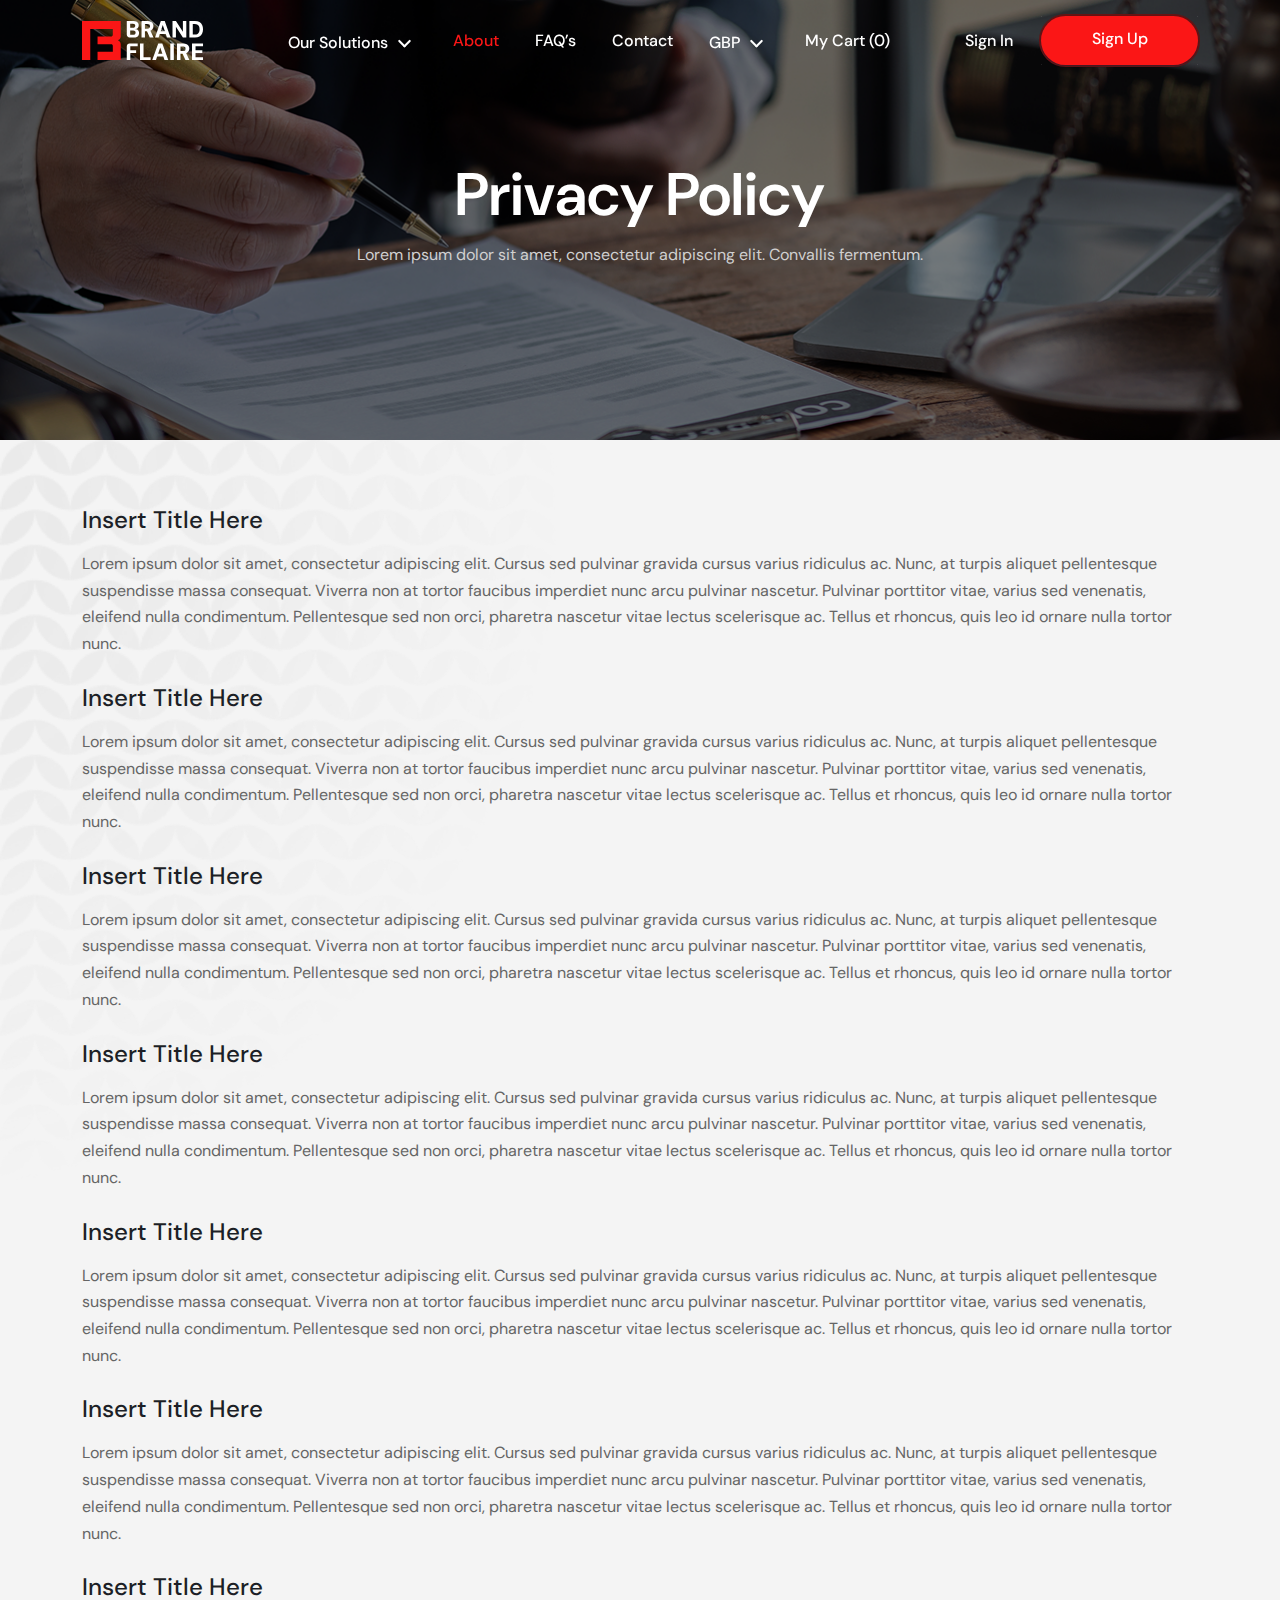
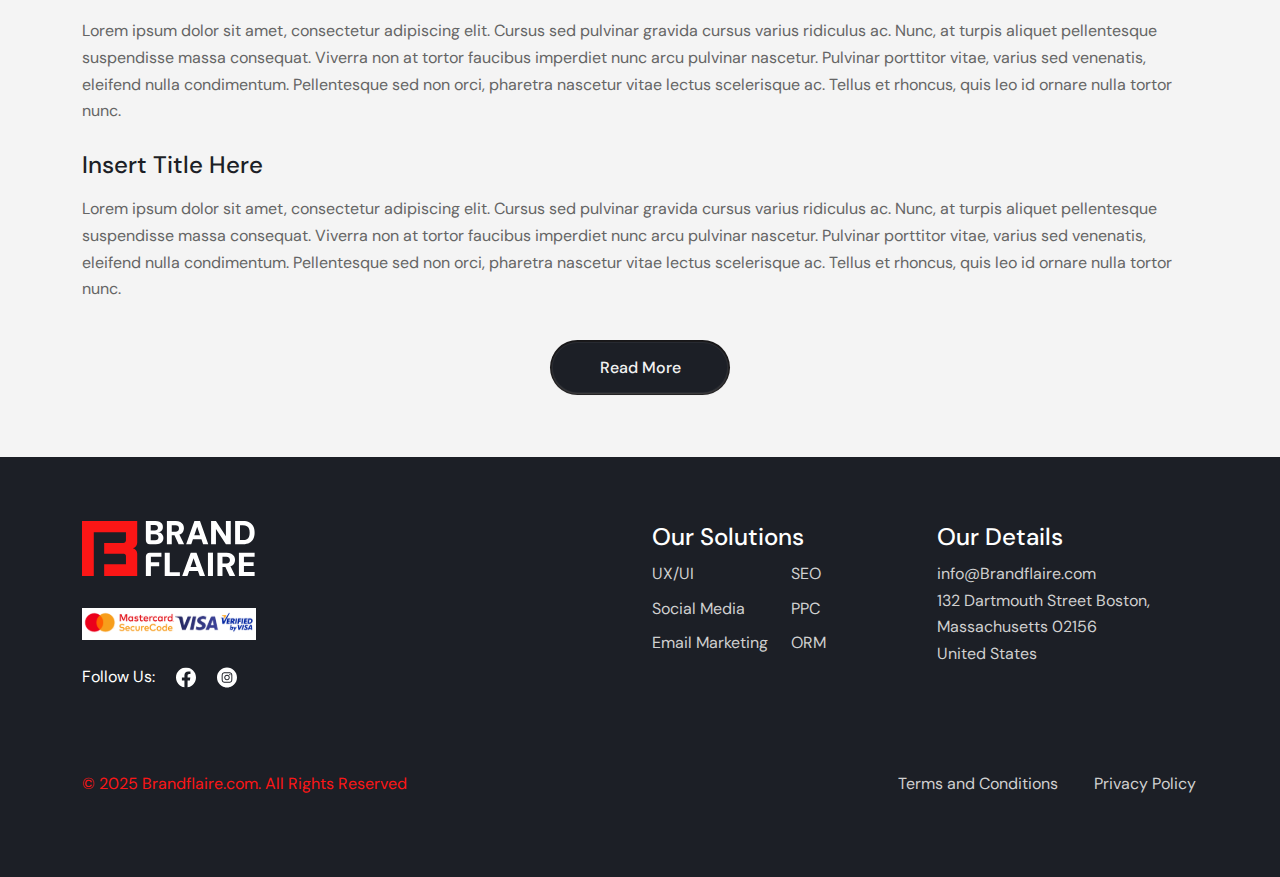
<file: privacy.html>
<!DOCTYPE html>
<html lang="en">
<head>
    <meta charset="UTF-8">
    <meta name="viewport" content="width=device-width, initial-scale=1.0">
    <title>BrandFlaire</title>
    <link rel="stylesheet" href="./assest/css/bootstrap.min.css">
    <link rel="stylesheet" href="./assest/css/owl.carousel.min.css">
    <link rel="stylesheet" href="./assest/css/owl.theme.default.css">
    <link rel="stylesheet" href="./assest/css/swiper-bundle.min.css">
    <link rel="stylesheet" href="./assest/css/aos.css">
    <link rel="stylesheet" href="./assest/css/style.css">
    <link rel="stylesheet" href="./assest/css/responsive.css">
    <style>
        header{
            background: transparent;
        }
    </style>
</head>
<body>
    <header class="fixed-top">
        <nav class="navbar navbar-expand-lg">
            <div class="container">
              <a class="navbar-brand" href="#">
                <img src="./assest/images/brand.svg" alt="" class="branlogo img-fluid">
              </a>
              <button class="navbar-toggler p-0"  type="button" data-bs-toggle="collapse" data-bs-target="#navbarSupportedContent" aria-controls="navbarSupportedContent" aria-expanded="false" aria-label="Toggle navigation">
                <img src="./assest/images/Menu-Button.svg" class="img-fluid" id="changetoggle">
              </button>
              <div class="collapse navbar-collapse" id="navbarSupportedContent">
                <ul class="navbar-nav m-auto">
                    <li class="nav-item dropdown">
                        <a class="nav-link dropdown-toggle" href="#" role="button" data-bs-toggle="dropdown" aria-expanded="false">
                            Our Solutions
                        </a>
                        <ul class="dropdown-menu dropdown-menu-servies">
                            <li><a class="dropdown-item select-item" href="#">SEO</a></li>
                            <li><a class="dropdown-item" href="#">PPC</a></li>
                            <li><a class="dropdown-item" href="#">ORM</a></li>
                            <li><a class="dropdown-item" href="#">UI/UX</a></li>
                            <li><a class="dropdown-item" href="#">Social Media</a></li>
                            <li><a class="dropdown-item" href="#">Email Marketing</a></li>
                        </ul>
                    </li>
                  <li class="nav-item">
                    <a class="nav-link active" aria-current="page" href="#">About</a>
                  </li>
                  <li class="nav-item">
                    <a class="nav-link" href="#">FAQ’s</a>
                  </li>
                  <li class="nav-item">
                    <a class="nav-link" href="#">Contact</a>
                  </li>
                  <li class="nav-item dropdown">
                    <a class="nav-link dropdown-toggle" href="#" role="button" data-bs-toggle="dropdown" aria-expanded="false">
                        GBP
                    </a>
                    <ul class="dropdown-menu dropdown-menu-cuurency">
                      <li><a class="dropdown-item select-item" href="#">£ GBP</a></li>
                      <li><a class="dropdown-item" href="#">£ GBP</a></li>
                      <li><a class="dropdown-item" href="#">£ GBP</a></li>
                      <li><a class="dropdown-item" href="#">£ GBP</a></li>
                      <li><a class="dropdown-item" href="#">£ GBP</a></li>
                      <li><a class="dropdown-item" href="#">£ GBP</a></li>
                    </ul>
                </li>
                  <li class="nav-item">
                    <a class="nav-link" href="#">My Cart <span>(0)</span></a>
                  </li>
                </ul>
                <ul class="navbar-nav navbar-nav-mo">
                    <li class="nav-item">
                        <a class="nav-link" href="#">Sign In</a>
                    </li>
                    <li class="nav-item">
                    <a class="nav-link btn btn-red" href="#">Sign Up</a>
                    </li>
                </ul>
              </div>
            </div>
          </nav>
    </header>
    <section class="termsection legalsection">
        <img src="./assest/images/pp-Voortman.png" alt="" class="img-fluid bg-image d-md-block d-lg-block d-none">
        <img src="./assest/images/pp-Voortman-mo.png" alt="" class="img-fluid bg-image d-md-none d-lg-none d-block">
        <div class="container">
            <div class="col">
                <div class="row">
                    <div class="legalcontent">
                        <h2>Privacy Policy</h2>
                        <p>Lorem ipsum dolor sit amet, consectetur adipiscing elit. Convallis fermentum.</p>
                    </div>
                </div>
            </div>
        </div>
    </section>
    <section class="legal-content-main">
        <img src="./assest/images/legalbg.png" alt="" class="img-fluid bg-image d-md-block d-lg-block d-none">
        <div class="container">
            <div class="col">
                <div class="row">
                    <div class="main-content-policy">
                        <h3>Insert Title Here</h3>
                        <p>
                            Lorem ipsum dolor sit amet, consectetur adipiscing elit. 
                            Cursus sed pulvinar gravida cursus varius ridiculus ac. 
                            Nunc, at turpis aliquet pellentesque suspendisse massa consequat. 
                            Viverra non at tortor faucibus imperdiet nunc arcu pulvinar nascetur. 
                            Pulvinar porttitor vitae, varius sed venenatis, eleifend nulla condimentum. 
                            Pellentesque sed non orci, pharetra nascetur vitae lectus scelerisque ac. 
                            Tellus et rhoncus, quis leo id ornare nulla tortor nunc.
                        </p>
                        <h3>Insert Title Here</h3>
                        <p>
                            Lorem ipsum dolor sit amet, consectetur adipiscing elit. 
                            Cursus sed pulvinar gravida cursus varius ridiculus ac. 
                            Nunc, at turpis aliquet pellentesque suspendisse massa consequat. 
                            Viverra non at tortor faucibus imperdiet nunc arcu pulvinar nascetur. 
                            Pulvinar porttitor vitae, varius sed venenatis, eleifend nulla condimentum. 
                            Pellentesque sed non orci, pharetra nascetur vitae lectus scelerisque ac. 
                            Tellus et rhoncus, quis leo id ornare nulla tortor nunc.
                        </p>
                        <h3>Insert Title Here</h3>
                        <p>
                            Lorem ipsum dolor sit amet, consectetur adipiscing elit. 
                            Cursus sed pulvinar gravida cursus varius ridiculus ac. 
                            Nunc, at turpis aliquet pellentesque suspendisse massa consequat. 
                            Viverra non at tortor faucibus imperdiet nunc arcu pulvinar nascetur. 
                            Pulvinar porttitor vitae, varius sed venenatis, eleifend nulla condimentum. 
                            Pellentesque sed non orci, pharetra nascetur vitae lectus scelerisque ac. 
                            Tellus et rhoncus, quis leo id ornare nulla tortor nunc.
                        </p>
                        <h3>Insert Title Here</h3>
                        <p>
                            Lorem ipsum dolor sit amet, consectetur adipiscing elit. 
                            Cursus sed pulvinar gravida cursus varius ridiculus ac. 
                            Nunc, at turpis aliquet pellentesque suspendisse massa consequat. 
                            Viverra non at tortor faucibus imperdiet nunc arcu pulvinar nascetur. 
                            Pulvinar porttitor vitae, varius sed venenatis, eleifend nulla condimentum. 
                            Pellentesque sed non orci, pharetra nascetur vitae lectus scelerisque ac. 
                            Tellus et rhoncus, quis leo id ornare nulla tortor nunc.
                        </p>
                        <h3>Insert Title Here</h3>
                        <p>
                            Lorem ipsum dolor sit amet, consectetur adipiscing elit. 
                            Cursus sed pulvinar gravida cursus varius ridiculus ac. 
                            Nunc, at turpis aliquet pellentesque suspendisse massa consequat. 
                            Viverra non at tortor faucibus imperdiet nunc arcu pulvinar nascetur. 
                            Pulvinar porttitor vitae, varius sed venenatis, eleifend nulla condimentum. 
                            Pellentesque sed non orci, pharetra nascetur vitae lectus scelerisque ac. 
                            Tellus et rhoncus, quis leo id ornare nulla tortor nunc.
                        </p>
                        <h3>Insert Title Here</h3>
                        <p>
                            Lorem ipsum dolor sit amet, consectetur adipiscing elit. 
                            Cursus sed pulvinar gravida cursus varius ridiculus ac. 
                            Nunc, at turpis aliquet pellentesque suspendisse massa consequat. 
                            Viverra non at tortor faucibus imperdiet nunc arcu pulvinar nascetur. 
                            Pulvinar porttitor vitae, varius sed venenatis, eleifend nulla condimentum. 
                            Pellentesque sed non orci, pharetra nascetur vitae lectus scelerisque ac. 
                            Tellus et rhoncus, quis leo id ornare nulla tortor nunc.
                        </p>
                        <h3>Insert Title Here</h3>
                        <p>
                            Lorem ipsum dolor sit amet, consectetur adipiscing elit. 
                            Cursus sed pulvinar gravida cursus varius ridiculus ac. 
                            Nunc, at turpis aliquet pellentesque suspendisse massa consequat. 
                            Viverra non at tortor faucibus imperdiet nunc arcu pulvinar nascetur. 
                            Pulvinar porttitor vitae, varius sed venenatis, eleifend nulla condimentum. 
                            Pellentesque sed non orci, pharetra nascetur vitae lectus scelerisque ac. 
                            Tellus et rhoncus, quis leo id ornare nulla tortor nunc.
                        </p>
                        <h3>Insert Title Here</h3>
                        <p>
                            Lorem ipsum dolor sit amet, consectetur adipiscing elit. 
                            Cursus sed pulvinar gravida cursus varius ridiculus ac. 
                            Nunc, at turpis aliquet pellentesque suspendisse massa consequat. 
                            Viverra non at tortor faucibus imperdiet nunc arcu pulvinar nascetur. 
                            Pulvinar porttitor vitae, varius sed venenatis, eleifend nulla condimentum. 
                            Pellentesque sed non orci, pharetra nascetur vitae lectus scelerisque ac. 
                            Tellus et rhoncus, quis leo id ornare nulla tortor nunc.
                        </p>
                        <div class="text-center">
                            <a href="#" class="btn btn-black"> Read More</a>
                        </div>
                    </div>
                </div>
            </div>
        </div>
    </section>
    <footer class="bd-footer">
        <img src="./assest/images/testi-bg-1-1 1.png" class="img-fluid d-block d-lg-none d-md-none bg-image">
        <div class="container text-body-secondary">
          <div class="row">
            <div class="col-lg-6 col-md-12 col-12 mb-3 col-mo">
              <a class="d-inline-flex align-items-center mb-2 text-body-emphasis text-decoration-none" href="/" aria-label="Bootstrap">
                <img src="./assest/images/footer-logo.svg" class="img-fluid">
              </a>
             <div>
                <img src="./assest/images/Mastercard.svg" class="img-fluid masrterimg">
             </div>
              <div class="list-unstyled small">
                    <h5>Follow Us:</h5>
                    <img src="./assest/images/white.svg" class="img-fluid">
                    <img src="./assest/images/Instagram.svg" class="img-fluid">
              </div>
            </div>
            <div class="col-6 col-lg-3 col-md-12 col-12   order-lg-1 order-2">
              <h5>Our Details</h5>
              <ul class="list-unstyled-p">
                <p>info@Brandflaire.com</p>
                <p>132 Dartmouth Street Boston,</p>
                <p>Massachusetts 02156</p>
                <p>United States</p>
              </ul>
            </div>
            
            <div class="col-6 col-lg-3 col-md-12 col-12">
              <h5>Our Solutions</h5>
              <ul class="list-unstyled-main">
                <li class=""><a href="">UX/UI</a></li>
                <li class=""><a href="">Social Media </a></li>
                <li class=""><a href="">Email Marketing</a></li>
                <li class=""><a href="">SEO</a></li>
                <li class=""><a href="">PPC</a></li>
                <li class=""><a href="">ORM</a></li>
              </ul>
            </div>
            
          </div>
        </div>
        <div class="container">
            <div class="col">
                <div class="row">
                    <div class="col-lg-6 col-md-12 col-sm-12 col-12 order-lg-0 order-1">
                        <div class="col-red-div">
                            <p>© 2025 Brandflaire.com. All Rights Reserved</p>
                        </div>
                    </div>
                    <div class="col-lg-6 col-md-12 col-sm-12 col-12">
                        <div class="footerullid">
                            <ul>
                                <li>
                                    <a href="#">Terms and Conditions</a>
                                </li>
                                <li>
                                    <a href="#">Privacy Policy</a>
                                </li>
                            </ul>
                        </div>
                    </div>
                </div>
            </div>
        </div>
    </footer>
<script src="./assest/js/jquery-3.7.1.min.js"></script>
<script src="./assest/js/owl.carousel.js"></script>
<script src="./assest/js/popper.min.js"></script>
<script src="./assest/js/bootstrap.bundle.min.js"></script>
<script src="./assest/js/swiper-bundle.min.js"></script>
<script src="./assest/js/aos.js"></script>
<script src="./assest/js/main.js"></script>
</body>
</html>
</file>
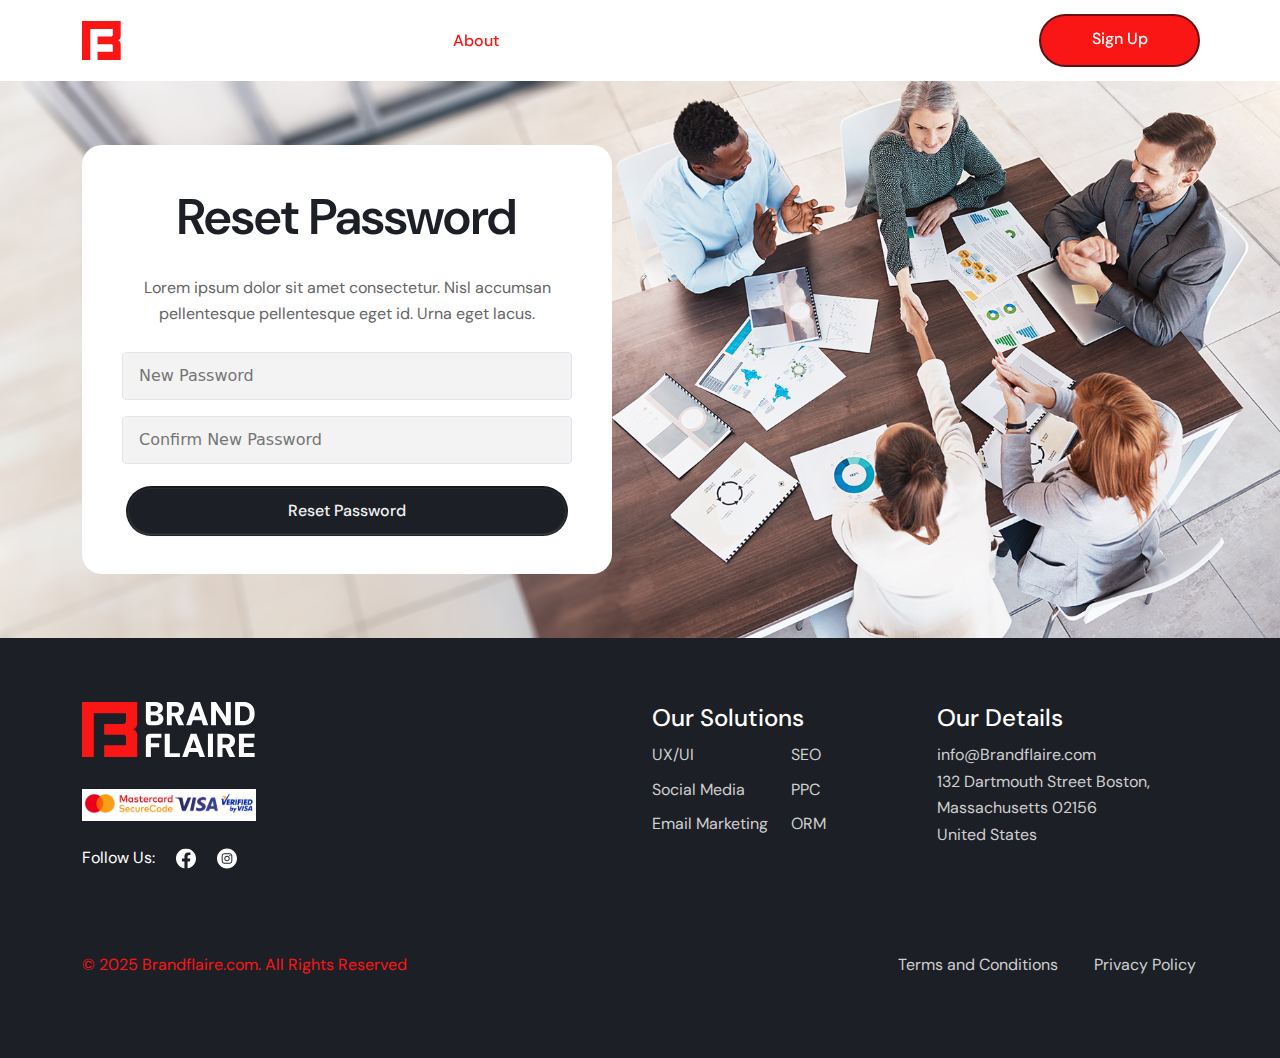
<file: reset-password.html>
<!DOCTYPE html>
<html lang="en">
<head>
    <meta charset="UTF-8">
    <meta name="viewport" content="width=device-width, initial-scale=1.0">
    <title>BrandFlaire</title>
    <link rel="stylesheet" href="./assest/css/bootstrap.min.css">
    <link rel="stylesheet" href="./assest/css/owl.carousel.min.css">
    <link rel="stylesheet" href="./assest/css/owl.theme.default.css">
    <link rel="stylesheet" href="./assest/css/swiper-bundle.min.css">
    <link rel="stylesheet" href="./assest/css/aos.css">
    <link rel="stylesheet" href="./assest/css/style.css">
    <link rel="stylesheet" href="./assest/css/responsive.css">
    <link rel="stylesheet" href="./assest/css/s_style.css">
    <style>
        header{
            background: transparent;
        }
    </style>
</head>
<body>
    <header class="fixed-top">
        <nav class="navbar navbar-expand-lg">
            <div class="container">
              <a class="navbar-brand" href="#">
                <img src="./assest/images/brand.svg" alt="" class="branlogo img-fluid">
              </a>
              <button class="navbar-toggler p-0"  type="button" data-bs-toggle="collapse" data-bs-target="#navbarSupportedContent" aria-controls="navbarSupportedContent" aria-expanded="false" aria-label="Toggle navigation">
                <img src="./assest/images/Menu-Button.svg" class="img-fluid" id="changetoggle">
              </button>
              <div class="collapse navbar-collapse" id="navbarSupportedContent">
                <ul class="navbar-nav m-auto">
                    <li class="nav-item dropdown">
                        <a class="nav-link dropdown-toggle" href="#" role="button" data-bs-toggle="dropdown" aria-expanded="false">
                            Our Solutions
                        </a>
                        <ul class="dropdown-menu dropdown-menu-servies">
                            <li><a class="dropdown-item select-item" href="#">SEO</a></li>
                            <li><a class="dropdown-item" href="#">PPC</a></li>
                            <li><a class="dropdown-item" href="#">ORM</a></li>
                            <li><a class="dropdown-item" href="#">UI/UX</a></li>
                            <li><a class="dropdown-item" href="#">Social Media</a></li>
                            <li><a class="dropdown-item" href="#">Email Marketing</a></li>
                        </ul>
                    </li>
                  <li class="nav-item">
                    <a class="nav-link active" aria-current="page" href="#">About</a>
                  </li>
                  <li class="nav-item">
                    <a class="nav-link" href="#">FAQ’s</a>
                  </li>
                  <li class="nav-item">
                    <a class="nav-link" href="#">Contact</a>
                  </li>
                  <li class="nav-item dropdown">
                    <a class="nav-link dropdown-toggle" href="#" role="button" data-bs-toggle="dropdown" aria-expanded="false">
                        GBP
                    </a>
                    <ul class="dropdown-menu dropdown-menu-cuurency">
                      <li><a class="dropdown-item select-item" href="#">£ GBP</a></li>
                      <li><a class="dropdown-item" href="#">£ GBP</a></li>
                      <li><a class="dropdown-item" href="#">£ GBP</a></li>
                      <li><a class="dropdown-item" href="#">£ GBP</a></li>
                      <li><a class="dropdown-item" href="#">£ GBP</a></li>
                      <li><a class="dropdown-item" href="#">£ GBP</a></li>
                    </ul>
                </li>
                  <li class="nav-item">
                    <a class="nav-link" href="#">My Cart <span>(0)</span></a>
                  </li>
                </ul>
                <ul class="navbar-nav navbar-nav-mo">
                    <li class="nav-item">
                        <a class="nav-link" href="#">Sign In</a>
                    </li>
                    <li class="nav-item">
                    <a class="nav-link btn btn-red" href="#">Sign Up</a>
                    </li>
                </ul>
              </div>
            </div>
          </nav>
    </header>

    <section class="login-section">
        <img src="./assest/images/reset-pass.png" alt="" class="img-fluid bg-image d-none d-lg-block d-md-block">
        <img src="./assest/images/reset-mob.png" alt="" class="img-fluid bg-image d-block d-lg-none d-md-none mobile-img" style="position: relative;">
        <div class="container">
          <div class="row connn">
            <div class="col lcon">
              <div class="login-content">
                  <h1>Reset password</h1>
                  <p>Lorem ipsum dolor sit amet consectetur. Nisl accumsan pellentesque pellentesque eget id. Urna eget lacus.</p>
                  <div class="cont-con">
                      <input type="text" placeholder="New Password">
                      <input type="text" placeholder="Confirm New Password">
                  </div>
                  <a href="#" class="btn btn-black">Reset password</a>
              </div>
          </div>
          </div>
            
        </div>
    </section>

    <footer class="bd-footer">
        <img src="./assest/images/testi-bg-1-1 1.png" class="img-fluid d-block d-lg-none d-md-none bg-image">
        <div class="container text-body-secondary">
          <div class="row">
            <div class="col-lg-6 col-md-12 col-12 mb-3 col-mo">
              <a class="d-inline-flex align-items-center mb-2 text-body-emphasis text-decoration-none" href="/" aria-label="Bootstrap">
                <img src="./assest/images/footer-logo.svg" class="img-fluid">
              </a>
             <div>
                <img src="./assest/images/Mastercard.svg" class="img-fluid masrterimg">
             </div>
              <div class="list-unstyled small">
                    <h5>Follow Us:</h5>
                    <img src="./assest/images/white.svg" class="img-fluid">
                    <img src="./assest/images/Instagram.svg" class="img-fluid">
              </div>
            </div>
            <div class="col-6 col-lg-3 col-md-12 col-12   order-lg-1 order-2">
              <h5>Our Details</h5>
              <ul class="list-unstyled-p">
                <p>info@Brandflaire.com</p>
                <p>132 Dartmouth Street Boston,</p>
                <p>Massachusetts 02156</p>
                <p>United States</p>
              </ul>
            </div>
            
            <div class="col-6 col-lg-3 col-md-12 col-12">
              <h5>Our Solutions</h5>
              <ul class="list-unstyled-main">
                <li class=""><a href="">UX/UI</a></li>
                <li class=""><a href="">Social Media </a></li>
                <li class=""><a href="">Email Marketing</a></li>
                <li class=""><a href="">SEO</a></li>
                <li class=""><a href="">PPC</a></li>
                <li class=""><a href="">ORM</a></li>
              </ul>
            </div>
            
          </div>
        </div>
        <div class="container">
            <div class="col">
                <div class="row">
                    <div class="col-lg-6 col-md-12 col-sm-12 col-12 order-lg-0 order-1">
                        <div class="col-red-div">
                            <p>© 2025 Brandflaire.com. All Rights Reserved</p>
                        </div>
                    </div>
                    <div class="col-lg-6 col-md-12 col-sm-12 col-12">
                        <div class="footerullid">
                            <ul>
                                <li>
                                    <a href="#">Terms and Conditions</a>
                                </li>
                                <li>
                                    <a href="#">Privacy Policy</a>
                                </li>
                            </ul>
                        </div>
                    </div>
                </div>
            </div>
        </div>
    </footer>

<script src="./assest/js/jquery-3.7.1.min.js"></script>
<script src="./assest/js/owl.carousel.js"></script>
<script src="./assest/js/popper.min.js"></script>
<script src="./assest/js/bootstrap.bundle.min.js"></script>
<script src="./assest/js/swiper-bundle.min.js"></script>
<script src="./assest/js/aos.js"></script>
<script src="./assest/js/main.js"></script>
</body>
</html>
</file>
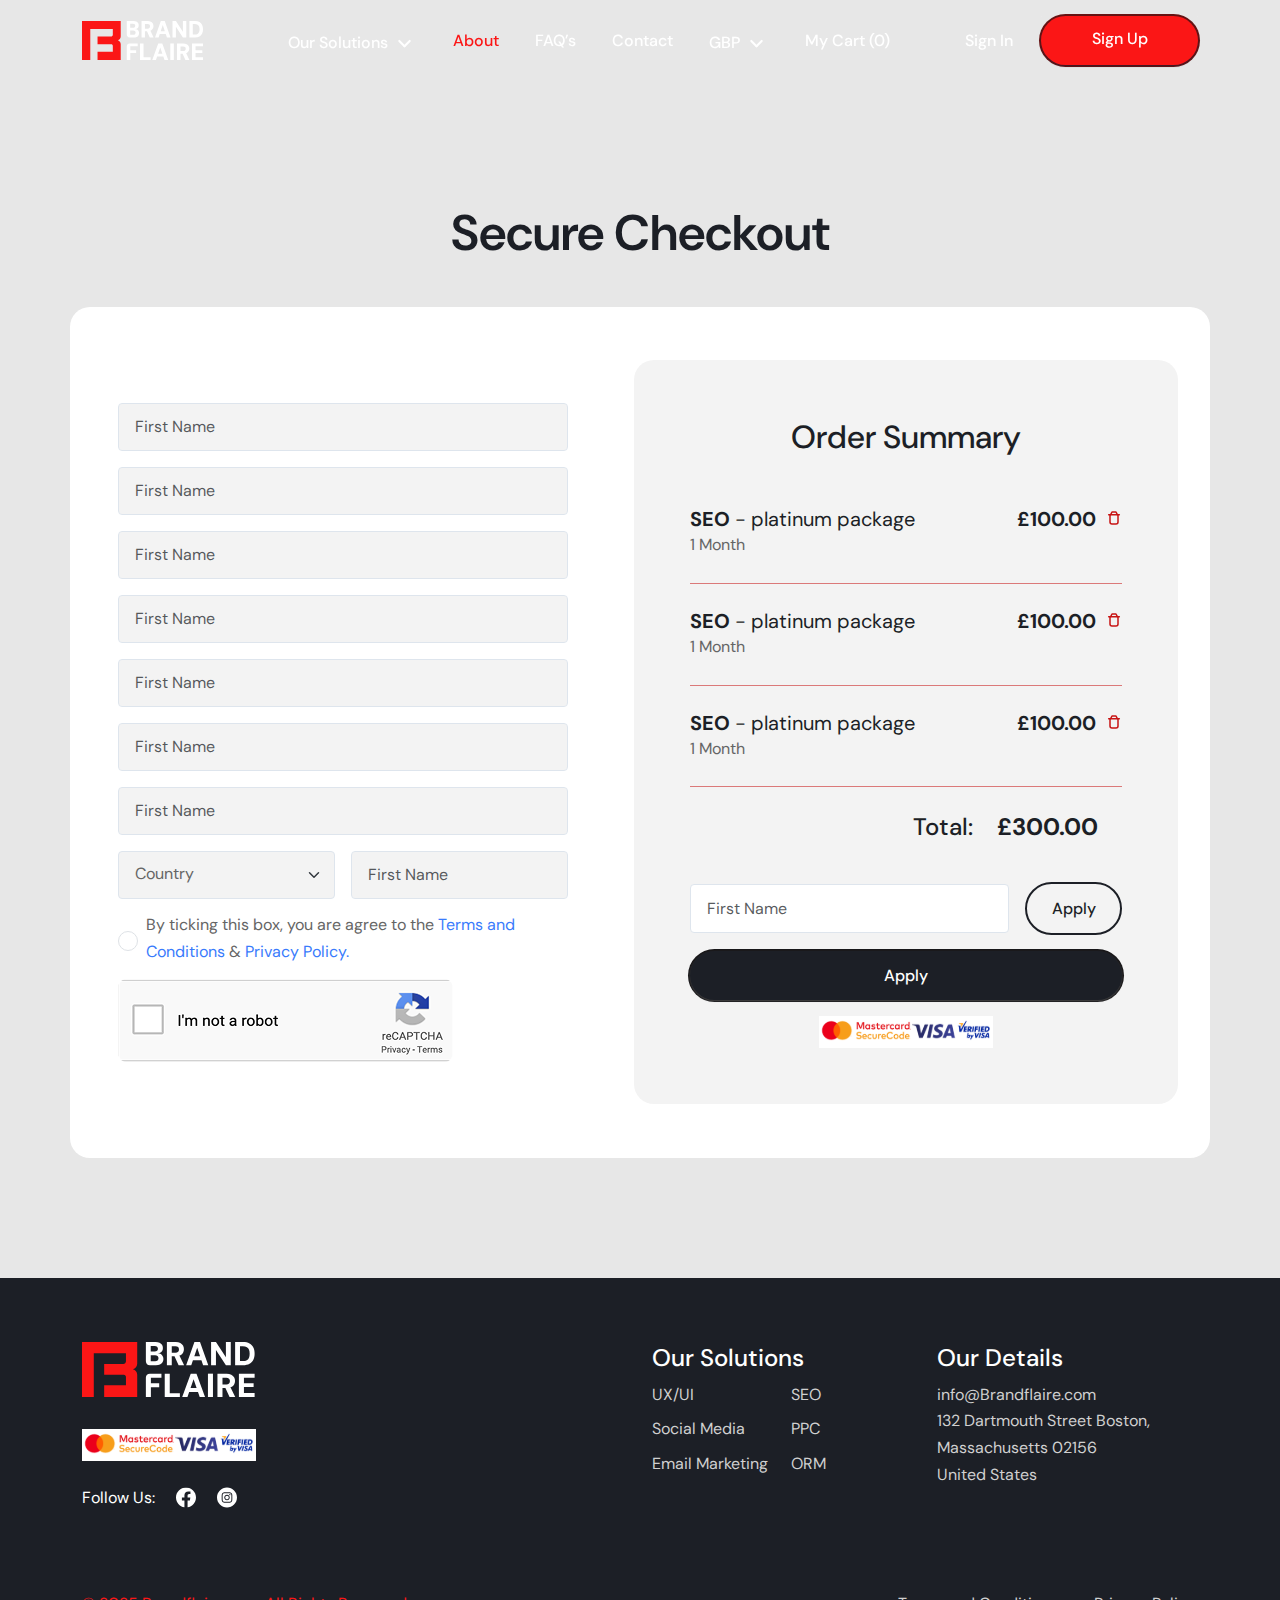
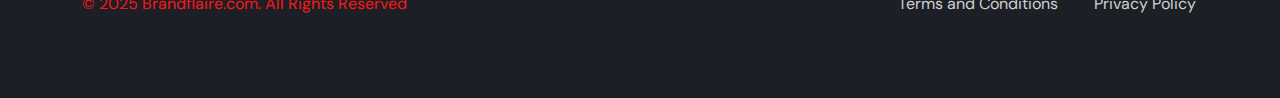
<file: secure_check.html>
<!DOCTYPE html>
<html lang="en">

<head>
  <meta charset="UTF-8">
  <meta name="viewport" content="width=device-width, initial-scale=1.0">
  <title>BrandFlaire</title>
  <link rel="stylesheet" href="./assest/css/bootstrap.min.css">
  <link rel="stylesheet" href="./assest/css/owl.carousel.min.css">
  <link rel="stylesheet" href="./assest/css/owl.theme.default.css">
  <link rel="stylesheet" href="./assest/css/swiper-bundle.min.css">
  <link rel="stylesheet" href="./assest/css/aos.css">
  <link rel="stylesheet" href="./assest/css/style.css">
  <link rel="stylesheet" href="./assest/css/responsive.css">
  <link rel="stylesheet" href="./assest/css/dhirajstyle.css">
  <link rel="stylesheet" href="./assest/css/dhirajresponsive.css">
  <style>
    header {
      background: transparent;
    }
  </style>
</head>

<body>
  <header class="fixed-top">
    <nav class="navbar navbar-expand-lg">
      <div class="container">
        <a class="navbar-brand" href="#">
          <img src="./assest/images/brand.svg" alt="" class="branlogo img-fluid">
        </a>
        <button class="navbar-toggler p-0" type="button" data-bs-toggle="collapse"
          data-bs-target="#navbarSupportedContent" aria-controls="navbarSupportedContent" aria-expanded="false"
          aria-label="Toggle navigation">
          <img src="./assest/images/Menu-Button.svg" class="img-fluid" id="changetoggle">
        </button>
        <div class="collapse navbar-collapse" id="navbarSupportedContent">
          <ul class="navbar-nav m-auto">
            <li class="nav-item dropdown">
              <a class="nav-link dropdown-toggle" href="#" role="button" data-bs-toggle="dropdown"
                aria-expanded="false">
                Our Solutions
              </a>
              <ul class="dropdown-menu dropdown-menu-servies">
                <li><a class="dropdown-item select-item" href="#">SEO</a></li>
                <li><a class="dropdown-item" href="#">PPC</a></li>
                <li><a class="dropdown-item" href="#">ORM</a></li>
                <li><a class="dropdown-item" href="#">UI/UX</a></li>
                <li><a class="dropdown-item" href="#">Social Media</a></li>
                <li><a class="dropdown-item" href="#">Email Marketing</a></li>
              </ul>
            </li>
            <li class="nav-item">
              <a class="nav-link active" aria-current="page" href="#">About</a>
            </li>
            <li class="nav-item">
              <a class="nav-link" href="#">FAQ’s</a>
            </li>
            <li class="nav-item">
              <a class="nav-link" href="#">Contact</a>
            </li>
            <li class="nav-item dropdown">
              <a class="nav-link dropdown-toggle" href="#" role="button" data-bs-toggle="dropdown"
                aria-expanded="false">
                GBP
              </a>
              <ul class="dropdown-menu dropdown-menu-cuurency">
                <li><a class="dropdown-item select-item" href="#">£ GBP</a></li>
                <li><a class="dropdown-item" href="#">£ GBP</a></li>
                <li><a class="dropdown-item" href="#">£ GBP</a></li>
                <li><a class="dropdown-item" href="#">£ GBP</a></li>
                <li><a class="dropdown-item" href="#">£ GBP</a></li>
                <li><a class="dropdown-item" href="#">£ GBP</a></li>
              </ul>
            </li>
            <li class="nav-item">
              <a class="nav-link" href="#">My Cart <span>(0)</span></a>
            </li>
          </ul>
          <ul class="navbar-nav navbar-nav-mo">
            <li class="nav-item">
              <a class="nav-link" href="#">Sign In</a>
            </li>
            <li class="nav-item">
              <a class="nav-link btn btn-red" href="#">Sign Up</a>
            </li>
          </ul>
        </div>
      </div>
    </nav>
  </header>

  <section class="secure">
    <div class="container px-0">
      <div class="upper_text">
        <h1>Secure checkout</h1>
      </div>
      <div class="white_box">
        <div class="left_box">
          <div class="input_box">
            <input type="email" class="form-control inpi_boxx" placeholder="First Name">
            <input type="email" class="form-control inpi_boxx" placeholder="First Name">
            <input type="email" class="form-control inpi_boxx" placeholder="First Name">
            <input type="email" class="form-control inpi_boxx" placeholder="First Name">
            <input type="email" class="form-control inpi_boxx" placeholder="First Name">
            <input type="email" class="form-control inpi_boxx" placeholder="First Name">
            <input type="email" class="form-control inpi_boxx" placeholder="First Name">
            <div class="spilt_imput">
              <select class="form-select inpi_boxx" aria-label="Default select example">
                <option selected="">Country</option>
                <option value="1">One</option>
                <option value="2">Two</option>
                <option value="3">Three</option>
              </select>
              <input type="email" class="form-control inpi_boxx" placeholder="First Name">
            </div>
            <div class="custom-control custom_checkbox">
              <input type="checkbox" class="form-check-input tick_box" id="customCheck1">
              <label class="custom-control-label terms_lline" for="customCheck1">
                By ticking this box, you are agree to the <a href="" class="odd">Terms and Conditions</a> &
                <a href="" class="odd">Privacy Policy.</a>
              </label>
            </div>
            <img src="./assest/images/reCAPTCHA.png" alt="" class="img-fluid">
          </div>
        </div>
        <div class="rgt_box">
          <div class="orfer_text">
            <h4>Order Summary</h4>
          </div>
          <div class="box_db">
            <div class="cart_inner">
              <div class="cart_inner_top">
                <div class="cart_inner_left">
                  <p class="cart_prod_title"><b>SEO</b> - platinum package</p>
                </div>
                <div class="cart_inner_right">
                  <p class="cart_prod_price">£100.00</p>
                  <img src="./assest/images/del.svg" alt="" class="img-fluid">
                </div>
              </div>
              <div class="cart_inner_bottom">
                <p class="cart_duration">1 Month</p>
              </div>
            </div>
            <div class="cart_stroke"></div>
            <div class="cart_inner">
              <div class="cart_inner_top">
                <div class="cart_inner_left">
                  <p class="cart_prod_title"> <b>SEO</b> - platinum package</p>
                </div>
                <div class="cart_inner_right">
                  <p class="cart_prod_price">£100.00</p>
                  <img src="./assest/images/del.svg" alt="" class="img-fluid">
                </div>
              </div>
              <div class="cart_inner_bottom">
                <p class="cart_duration">1 Month</p>
              </div>
            </div>
            <div class="cart_stroke"></div>
            <div class="cart_inner">
              <div class="cart_inner_top">
                <div class="cart_inner_left">
                  <p class="cart_prod_title"> <b>SEO</b> - platinum package</p>
                </div>
                <div class="cart_inner_right">
                  <p class="cart_prod_price">£100.00</p>
                  <img src="./assest/images/del.svg" alt="" class="img-fluid">
                </div>
              </div>
              <div class="cart_inner_bottom">
                <p class="cart_duration">1 Month</p>
              </div>
            </div>
            <div class="cart_stroke"></div>
          </div>
          <div class="cart_total">
            <h3 class="total_label">Total:</h3>
            <h3 class="total_price">£300.00</h3>
          </div>
          <div class="coupoun_box">
            <input type="email" class="form-control coupou_input" placeholder="First Name">
            <a class="nav-link btn btn_black" href="#">Apply</a>
          </div>
          <a class="nav-link btn botto_black" href="#">Apply</a>
          <img src="./assest/images/Mastercard.svg" alt="" class="img-fluid master" >
        </div>
      </div>
      
  </section>

  <footer class="bd-footer">
    <img src="./assest/images/testi-bg-1-1 1.png" class="img-fluid d-block d-lg-none d-md-none bg-image">
    <div class="container text-body-secondary">
      <div class="row">
        <div class="col-lg-6 col-md-12 col-12 mb-3 col-mo">
          <a class="d-inline-flex align-items-center mb-2 text-body-emphasis text-decoration-none" href="/"
            aria-label="Bootstrap">
            <img src="./assest/images/footer-logo.svg" class="img-fluid">
          </a>
          <div>
            <img src="./assest/images/Mastercard.svg" class="img-fluid masrterimg">
          </div>
          <div class="list-unstyled small">
            <h5>Follow Us:</h5>
            <img src="./assest/images/white.svg" class="img-fluid">
            <img src="./assest/images/Instagram.svg" class="img-fluid">
          </div>
        </div>
        <div class="col-6 col-lg-3 col-md-12 col-12   order-lg-1 order-2">
          <h5>Our Details</h5>
          <ul class="list-unstyled-p">
            <p>info@Brandflaire.com</p>
            <p>132 Dartmouth Street Boston,</p>
            <p>Massachusetts 02156</p>
            <p>United States</p>
          </ul>
        </div>

        <div class="col-6 col-lg-3 col-md-12 col-12">
          <h5>Our Solutions</h5>
          <ul class="list-unstyled-main">
            <li class=""><a href="">UX/UI</a></li>
            <li class=""><a href="">Social Media </a></li>
            <li class=""><a href="">Email Marketing</a></li>
            <li class=""><a href="">SEO</a></li>
            <li class=""><a href="">PPC</a></li>
            <li class=""><a href="">ORM</a></li>
          </ul>
        </div>

      </div>
    </div>
    <div class="container">
      <div class="col">
        <div class="row">
          <div class="col-lg-6 col-md-12 col-sm-12 col-12 order-lg-0 order-1">
            <div class="col-red-div">
              <p>© 2025 Brandflaire.com. All Rights Reserved</p>
            </div>
          </div>
          <div class="col-lg-6 col-md-12 col-sm-12 col-12">
            <div class="footerullid">
              <ul>
                <li>
                  <a href="#">Terms and Conditions</a>
                </li>
                <li>
                  <a href="#">Privacy Policy</a>
                </li>
              </ul>
            </div>
          </div>
        </div>
      </div>
    </div>
  </footer>
  <script src="./assest/js/jquery-3.7.1.min.js"></script>
  <script src="./assest/js/owl.carousel.js"></script>
  <script src="./assest/js/popper.min.js"></script>
  <script src="./assest/js/bootstrap.bundle.min.js"></script>
  <script src="./assest/js/swiper-bundle.min.js"></script>
  <script src="./assest/js/aos.js"></script>
  <script src="./assest/js/main.js"></script>
</body>

</html>
</file>
<file: assest/css/style.css>
@import url('https://fonts.googleapis.com/css2?family=DM+Sans:ital,opsz,wght@0,9..40,100..1000;1,9..40,100..1000&display=swap');
*{
    margin: 0;
    padding: 0;
    box-sizing: border-box;
}
@font-face {
  font-family: 'Rebel Kids';
  src: url();
}

section{
    position: relative;
    padding: 4rem 0;
}
html, body{
    overflow-x: hidden;
}
.bg-image {
  object-fit: cover;
}
.bg-image {
  top: 0;
  left: 0;
  width: 100%;
  height: 100%;
  z-index: -1;
}
.bg-image:not([class*=absolute]) {
  position: absolute;
}
section {
  position: relative;
  overflow: hidden;
}
header{
    background: #1C1F26;
}
.color-header{
    background: #1C1F26;
}
.nav-link{
    font-family: DM Sans;
    font-weight: 500;
    font-size: 16px;
    line-height: 100%;
    letter-spacing: 0;
    vertical-align: middle;
    text-transform: capitalize;
    color:#fff
}
.navbar-nav .nav-link.active, .navbar-nav .nav-link.show {
    color: #FB1616;
}
.nav-link:focus, .nav-link:hover {
    color: #FB1616;
}
.navbar-nav {
 align-items: center;
 gap: 20PX;
}
.navbar{
    padding: 16px 0px;
}
.dropdown-toggle::after {
    display: inline-block;
    margin-left: 0px;
    vertical-align: 7px;
    content: "";
    border: 0px;
    background: url(../images/Icon-Frame.svg) no-repeat;
    background-size: cover;
    width: 25px;
    height: 20px;
    margin-bottom: -9px;
}
.dropdown-toggle.show::after{
    transform: rotate(180deg);
    margin-bottom: -15px;
}
.dropdown-item:hover{
    color: #fff;
    background: #c300008a;
}
.btn-red{
    width: 157px;
    height: 49px;
    padding-top: 14px;
    padding-right: 26px;
    padding-bottom: 14px;
    padding-left: 26px;
    gap: 10px;
    border-radius: 100px;
    border-width: 1px;
    font-family: DM Sans;
    font-weight: 500;
    font-size: 16px;
    line-height: 100%;
    letter-spacing: 0px;
    text-align: center;
    text-transform: capitalize;
    background: #FB1616;
    border: 1px solid;
    border-image-source: linear-gradient(180deg, rgba(255, 255, 255, 0.1904) 0%, rgba(255, 255, 255, 0) 100%);
    color: #fff;
    box-shadow: 0px 1px 2px 0px rgba(13, 32, 62, 0.50), 0px 0px 0px 2px #671313;
}
.btn-red:hover{
    border: 1px solid #FB1616;
    color: #FB1616;
    background: #fff;
    border-radius: 91px;
    /* border: 1px solid rgba(253, 253, 253, 0.05);
    background: rgba(29, 31, 32, 0.20);
    backdrop-filter: blur(30.350000381469727px); */
}
.dropdown-menu-servies{
    background: var(--off-white, #F3F3F3);
    width: 177px;
    border-radius: 0px;
    height: fit-content;
    padding: 0px;
    border: 0px;
}
.dropdown-menu-cuurency{
    height:fit-content;
    background: var(--off-white, #F3F3F3);
    width: 88px;
    border-radius: 0px;
    padding: 0px;
    border: 0px;
}
.dropdown-menu  li a{
    color: var(--Grayscale-700, #656565);
    font-family: "DM Sans";
    font-size: 16px;
    font-style: normal;
    font-weight: 500;
    line-height: normal;
    padding: 20px;
}
.select-item{
    background: #c300008a;
    color: #fff !important;
}
.error-section{
    height: 791px;
    display: flex;
    justify-content: center;
    align-items: center;
}
.error-content h1{
    color: var(--Grayscale-White, #FFF);
    text-align: center;
    font-family: "DM Sans";
    font-size: 96px;
    font-style: normal;
    font-weight: 900;
    line-height: normal;
    text-transform: capitalize;
}
.error-content h5{
    color: var(--Grayscale-White, #FFF);
    text-align: center;
    font-family: "DM Sans";
    font-size: 24px;
    font-style: normal;
    font-weight: 500;
    line-height: normal;
    text-transform: capitalize;
}
.error-content p{
    color: var(--Grayscale-500, #D0D0D0);
    text-align: center;
    font-family: "DM Sans";
    font-size: 16px;
    font-style: normal;
    font-weight: 400;
    line-height: 167%; /* 26.72px */
    margin: 24px 0px;
}
.error-content .btn-red {
    width: 172px;
    height: 49px;
    box-shadow: 0px 1px 2px 0px rgba(13, 32, 62, 0.50), 0px 0px 0px 2px #671313;
}
.error-content{
    width: 400px;
    text-align: center;
    margin: auto;
    max-width: 100%;
}
.legalsection{
    width: 100%;
    max-width: 100%;
    height: 440px;
    display:flex;
    justify-content: center;
    align-items: center;
}
.legalcontent h2{
    color: var(--Grayscale-White, #FFF);
    text-align: center;
    font-family: "DM Sans";
    font-size: 60px;
    font-style: normal;
    font-weight: 600;
    line-height: normal;
    text-transform: capitalize;
}
.legalcontent p{
    color: var(--Grayscale-500, #D0D0D0);
    text-align: center;
    font-family: "DM Sans";
    font-size: 16px;
    font-style: normal;
    font-weight: 400;
    line-height: 167%;
}
.main-content-policy h3{
    color: var(--Navy, #1C1F26);
    font-family: "DM Sans";
    font-size: 24px;
    font-style: normal;
    font-weight: 500;
    line-height: normal;
    text-transform: capitalize;
    margin-bottom: 16px;
}
.main-content-policy p{
    color: var(--Grayscale-700, #656565);
    font-family: "DM Sans";
    font-size: 16px;
    font-style: normal;
    font-weight: 400;
    line-height: 167%; /* 26.72px */
    margin-bottom: 24px;
}
.btn-black{
    border-radius: 100px;
    background: var(--Navy, #1C1F26);
    box-shadow: 0px 1px 2px 0px rgba(119, 119, 119, 0.50), 0px 0px 0px 2px #181719;
    display: flex;
    padding: 14px 26px;
    justify-content: center;
    align-items: center;
    gap: 10px;
    flex: 1 0 0;
    width: 176px;
    color: var(--off-white, #F3F3F3);
    text-align: center;
    font-family: "DM Sans";
    font-size: 16px;
    font-style: normal;
    font-weight: 500;
    line-height: normal;
    text-transform: capitalize;
    margin: auto;
    border-radius: 91px;
    border: 1px solid rgba(253, 253, 253, 0.05);
    /* background: rgba(171, 171, 171, 0.10); */
    border-radius: 100px;
    background: var(--Navy, #1C1F26);
    box-shadow: 0px 1px 2px 0px rgba(119, 119, 119, 0.50), 0px 0px 0px 2px #181719;
}
.btn-black:hover{
    color: #1C1F26;
    border: 1px solid #1C1F26;
    background: #F3F3F3;
}
.main-content-policy .btn-black{
    display: flex;
    padding: 14px 26px;
    justify-content: center;
    align-items: center;
    gap: 10px;
    flex: 1 0 0;
    width: 176px;
    color: var(--off-white, #F3F3F3);
    text-align: center;
    font-family: "DM Sans";
    font-size: 16px;
    font-style: normal;
    font-weight: 500;
    line-height: normal;
    text-transform: capitalize;
    margin: auto;
    border-radius: 91px;
    border: 1px solid rgba(253, 253, 253, 0.05);
    /* background: rgba(171, 171, 171, 0.10); */
    border-radius: 100px;
    background: var(--Navy, #1C1F26);
    box-shadow: 0px 1px 2px 0px rgba(119, 119, 119, 0.50), 0px 0px 0px 2px #181719;
    margin-top: 39px;
}
.btn-black:hover{
    color: #1C1F26;
    border: 1px solid #1C1F26;
    background: #F3F3F3;
}
.legal-content-main{
    background: url(../images/legalbg.png) #e7e7e773;
    background-repeat: no-repeat;
    background-size: cover;
}
.main-content-policy{
    width: 1290px;
    margin: auto;
    max-width: 100%;
    
}
.legal-content-main{
    padding: 64px 0px;
}
footer{
    background: #1C1F26;
    padding: 64px 0px;
    position: relative;
}
.text-body-secondary{
    margin-bottom: 64px;
}
.list-unstyled{
    display: flex;
    gap: 21px;
    justify-content: flex-start;
    align-items: center;
}
footer .masrterimg{
    margin: 24px 0px;
}
.bd-footer h5{
    color: var(--Grayscale-White, #FFF);
    font-family: "DM Sans";
    font-size: 24px;
    font-style: normal;
    font-weight: 500;
    line-height: normal;
    text-transform: capitalize;
    margin-bottom: 9px;
}
.list-unstyled h5{
    color: var(--Grayscale-White, #FFF);
    text-align: center;
    font-family: "DM Sans";
    font-size: 16px;
    font-style: normal;
    font-weight: 400;
    line-height: 167%;
    margin-bottom: 0px;    
}
.list-unstyled-p{
    padding: 0px;
}
.list-unstyled-p p{
    color: var(--Grayscale-500, #D0D0D0);
    font-family: "DM Sans";
    font-size: 16px;
    font-style: normal;
    font-weight: 400;
    line-height: 167%;
    margin-bottom: 0px;
}
.col-red-div{
    color: var(--Bright-Red, #FB1616);
    font-family: "DM Sans";
    font-size: 16px;
    font-style: normal;
    font-weight: 400;
    line-height: 167%;
    margin-bottom: 0px;
}
.footerullid ul{
    display: flex;
    gap: 36px;
    list-style: none;
    padding: 0px;
    width: 300px;
    float: right;
    
}
.list-unstyled-main {
    list-style: none;
    padding: 0px;
    column-count: 2;
}
.list-unstyled-main a{
    color: var(--Grayscale-500, #D0D0D0);
    font-family: "DM Sans";
    font-size: 16px;
    font-style: normal;
    font-weight: 400;
    line-height: 167%;
    margin-bottom: 9px;
    text-decoration: none;
}
.list-unstyled-main li{
    margin-bottom: 8px;
}
.footerullid li a{
    color: var(--Grayscale-500, #D0D0D0);
    font-family: "DM Sans";
    font-size: 16px;
    font-style: normal;
    font-weight: 400;
    line-height: 167%;
    text-decoration: none;
}
</file>
<file: assest/css/responsive.css>
@media only screen and (min-width: 700px) and (max-width:890px) {
}
@media screen and (max-width: 600px) {
    .navbar-nav {
        align-items: baseline;
        gap: 17px;
        padding: 24px 12px;
    }
    .nav-link {
        font-family: DM Sans;
        font-weight: 400;
        font-size: 20px;
        line-height: 100%;
        letter-spacing: 0;
        vertical-align: middle;
        text-transform: capitalize;
        color: #fff;
        padding: 0px 0px;
    }    
    .navbar-nav-mo{
        padding-top: 0px;
        display: flex;
        justify-content: center;
        flex-direction: row;
        align-items: center;
    }
    .navbar-nav-mo .btn{
        display: block !important;
        justify-content: center;
        align-items: anchor-center;
        padding: 14px 0px !important;
        font-weight: 400;
        font-size: 16px;
        border-radius: 100px;
        border: 1px solid rgba(255, 255, 255, 0.56);
        background: var(--Bright-Red, #FB1616);
        box-shadow: 0px 1px 2px 0px rgba(13, 32, 62, 0.50), 0px 0px 0px 2px #671313;
        width: 116px;
    }
    .navbar {
        padding: 26px 10px;
    }
    .dropdown-item{
        color: var(--Grayscale-300, #E7E7E7);
        font-family: "DM Sans";
        font-size: 16px;
        font-style: normal;
        font-weight: 500;
        line-height: normal;
        padding: 10px 0px 10px 14px;
    }
    .navbar-nav .dropdown-menu {
        position: static;
        background: transparent;
    }
    .dropdown-menu li a {
        color: var(--Grayscale-700, #656565);
        font-family: "DM Sans";
        font-size: 16px;
        font-style: normal;
        font-weight: 500;
        line-height: normal;
        padding: 10px;
        color: var(--Grayscale-300, #E7E7E7);
    }
    .select-item{
        color: #FB1616 !important;
        font-family: "DM Sans";
        font-size: 16px;
        font-style: normal;
        font-weight: 500;
        line-height: normal;
        text-decoration: underline;
        background: transparent !important;
    }
    
    
    
}
@media screen and (max-width: 600px) {
    .error-section {
        height: 482px;
        display: flex;
        justify-content: center;
        align-items: center;
        margin-top: 0rem;
    }
    .error-content h1 {
        color: var(--Grayscale-White, #FFF);
        text-align: center;
        font-family: "DM Sans";
        font-size: 60px;
        font-style: normal;
        font-weight: 600;
        line-height: normal;
        text-transform: capitalize;
    }
    
    
}
@media screen and (max-width: 600px) {
    .footerullid ul {
        display: flex;
        gap: 28px;
        list-style: none;
        padding: 0px;
        width: 100%;
        float: none;
        justify-content: space-between;
        padding: 0px 25px;
    }
    .col-red-div p{
        color: var(--Bright-Red, #FB1616);
        font-family: "DM Sans";
        font-size: 14px;
        font-style: normal;
        font-weight: 400;
        line-height: 167%;
        margin-bottom: 0px;
        text-align: center;
    }
    .bd-footer h5 {
        color: var(--Grayscale-White, #FFF);
        font-family: "DM Sans";
        font-size: 24px;
        font-style: normal;
        font-weight: 500;
        line-height: normal;
        text-transform: capitalize;
        margin-bottom: 9px;
        text-align: center;
    }
    .list-unstyled h5 {
        color: var(--Grayscale-White, #FFF);
        text-align: center;
        font-family: "DM Sans";
        font-size: 16px;
        font-style: normal;
        font-weight: 400;
        line-height: 167%;
        margin-bottom: 0px;
    }
    .list-unstyled-p p {
        color: var(--Grayscale-500, #D0D0D0);
        font-family: "DM Sans";
        font-size: 16px;
        font-style: normal;
        font-weight: 400;
        line-height: 167%;
        margin-bottom: 0px;
        text-align: center;
    }
    .list-unstyled-main li {
        margin-bottom: 8px;
        text-align: center;
    }
    .col-mo{
        text-align: center;
        margin-bottom: 24px !important;
    }    
    .list-unstyled {
        display: flex;
        gap: 21px;
        justify-content: center;
        align-items: center;
    }
    .list-unstyled-main {
        list-style: none;
        padding: 0px;
        column-count: 2;
        margin-bottom: 24px !important;
    }
    .list-unstyled-p {
        padding: 0px;
        margin-bottom: 24px;
    }
    .text-body-secondary {
        margin: 0px 0px 0px;
    }
    footer {
        background: #1C1F26;
        padding: 40px 0px 40px;
        position: relative;
    }
}
</file>
<file: assest/css/dhirajstyle.css>
/* Secure Checkout */

.secure {
    background-image: url(../images/privacy_bg.png);
    background-color: #E7E7E7;
    padding: 201px 0px 120px 0px;
    background-position: center;
    background-size: cover;
}

.upper_text {
    margin-bottom: 40px;
}

.upper_text h1 {
    color: var(--Navy, #1C1F26);
    text-align: center;
    font-family: "DM Sans";
    font-size: 50px;
    font-style: normal;
    font-weight: 600;
    line-height: 131.807%;
    text-transform: capitalize;
    margin-bottom: 0px;
}

.white_box {
    display: flex;
    padding: 40px 40px 40px 0px;
    justify-content: center;
    align-items: center;
    gap: 10px;
    border-radius: 20px;
    background: var(--Grayscale-White, #FFF);
}

.left_box {
    display: flex;
    padding: 56px;
    flex-direction: column;
    justify-content: center;
    align-items: flex-start;
    gap: 16px;
}

.input_box {
    display: flex;
    flex-direction: column;
    justify-content: center;
    align-items: flex-start;
    gap: 16px;
    width: 450px;
}

.inpi_boxx {
    display: flex;
    width: 100%;
    height: 48px;
    padding: 0px 16px;
    align-items: center;
    border-radius: 4px;
    border: 1px solid var(--Outline, #DEE5ED);
    background-color: var(--off-white, #F3F3F3);
    color: var(--Grayscale-700, #656565);
    font-family: "DM Sans";
    font-size: 16px;
    font-style: normal;
    font-weight: 400;
    line-height: 167%;
}

.spilt_imput {
    display: flex;
    justify-content: center;
    align-items: center;
    gap: 16px;
    align-self: stretch;
}

.custom_checkbox {
    display: flex;
    height: 48px;
    align-items: center;
    gap: 8px;
    align-self: stretch;
}

.terms_lline {
    color: var(--Grayscale-700, #656565);
    font-family: "DM Sans";
    font-size: 16px;
    font-style: normal;
    font-weight: 400;
    line-height: 167%;
    /* 26.72px */
    margin-bottom: 0px;
}

.odd {
    color: var(--Functional-Info-Blue, #397BFC);
    font-family: "DM Sans";
    font-size: 16px;
    font-style: normal;
    font-weight: 400;
    line-height: 167%;
    margin-bottom: 0px;
    text-decoration: none;
}

.form-check-input[type=checkbox] {
    border-radius: 50% !important;
    width: 20px !important;
    height: 20pX !important;
}

.rgt_box {
    display: flex;
    padding: 56px;
    flex-direction: column;
    justify-content: center;
    align-items: center;
    border-radius: 20px;
    background: var(--off-white, #F3F3F3);
}

.box_db {
    padding: 24px 0px;
}

.orfer_text h4 {
    color: var(--Navy, #1C1F26);
    font-family: "DM Sans";
    font-size: 32px;
    font-style: normal;
    font-weight: 500;
    line-height: 133.807%;
    /* 42.818px */
    text-transform: capitalize;
    margin-bottom: 0px;
}

.cart_inner {
    padding: 24px 0px;
}

.cart_stroke {
    height: 1px;
    width: 100%;
    opacity: 0.5;
    background: #C30000;
}


.cart_inner_top {
    display: flex;
    width: 432px;
    justify-content: space-between;
    align-items: flex-start;
}

.cart_prod_title {
    color: var(--Navy, #1C1F26);
    font-family: "DM Sans";
    font-size: 20px;
    font-style: normal;
    font-weight: 400;
    line-height: normal;
    margin-bottom: 0px;
}

.cart_inner_right {
    display: flex;
    align-items: baseline;
    justify-content: space-between;
    gap: 10px;
}

.cart_prod_price {
    color: var(--Navy, #1C1F26);
    text-align: right;
    font-family: "DM Sans";
    font-size: 20px;
    font-style: normal;
    font-weight: 700;
    line-height: normal;
    margin-bottom: 0px;

}

.cart_duration {
    color: var(--Grayscale-700, #656565);
    font-family: "DM Sans";
    font-size: 16px;
    font-style: normal;
    font-weight: 400;
    line-height: 167%;
    /* 26.72px */
    margin-bottom: 0px;
}

.cart_total {
    display: flex;
    align-items: flex-start;
    gap: 24px;
    margin-left: auto;
    margin-right: 24px;
    margin-bottom: 24px;
}

.total_label {
    color: var(--Navy, #1C1F26);
    font-family: "DM Sans";
    font-size: 24px;
    font-style: normal;
    font-weight: 500;
    line-height: normal;
    text-transform: capitalize;
    margin-bottom: 0px;
}

.total_price {
    color: var(--Navy, #1C1F26);
    font-family: "DM Sans";
    font-size: 24px;
    font-style: normal;
    font-weight: 700;
    line-height: normal;
    text-transform: capitalize;
    margin-bottom: 0px;
}

.coupoun_box {
    display: flex;
    justify-content: center;
    align-items: center;
    gap: 16px;
    align-self: stretch;
    margin-top: 16px;
    margin-bottom: 16px;
}

.coupou_input {
    display: flex;
    padding: 16px;
    align-items: center;
    border-radius: 4px;
    border: 1px solid var(--Outline, #DEE5ED);
    background: var(--Grayscale-White, #FFF);
    color: var(--Grayscale-700, #656565);
    font-family: "DM Sans";
    font-size: 16px;
    font-style: normal;
    font-weight: 400;
    line-height: 167%;
    height: 49px;

}

.btn_black {
    display: flex;
    padding: 14px 26px;
    justify-content: center;
    align-items: center;
    gap: 10px;
    border-radius: 100px;
    border: 2px solid var(--Navy, #1C1F26);
    color: var(--Navy, #1C1F26);
    text-align: center;
    font-family: "DM Sans";
    font-size: 16px;
    font-style: normal;
    font-weight: 500;
    line-height: normal;
    text-transform: capitalize;
    margin-bottom: 0px;
    width: 97px;
}

.btn_black:hover {
    display: flex;
    padding: 14px 26px;
    justify-content: center;
    align-items: center;
    gap: 10px;
    border-radius: 100px;
    border: 1px solid rgba(253, 253, 253, 0.05);
    background: #1C1F26;
    color: var(--Grayscale-White, #FFF);
    text-align: center;
    font-family: "DM Sans";
    font-size: 16px;
    font-style: normal;
    font-weight: 500;
    line-height: normal;
    text-transform: capitalize;
    margin-bottom: 0px;
    width: 97px;
}

.botto_black {
    display: flex;
    padding: 14px 26px;
    justify-content: center;
    align-items: center;
    gap: 10px;
    border-radius: 100px;
    background: var(--Navy, #1C1F26);
    box-shadow: 0px 1px 2px 0px rgba(119, 119, 119, 0.50), 0px 0px 0px 2px #181719;
    color: var(--Grayscale-White, #FFF);
    text-align: center;
    font-family: "DM Sans";
    font-size: 16px;
    font-style: normal;
    font-weight: 500;
    line-height: normal;
    text-transform: capitalize;
    margin-bottom: 0px;
    width: 100%;

}

.nav-link:focus,
.nav-link:hover {
    color: #FFF !important;
}


.botto_black:hover {
    display: flex;
    padding: 14px 26px;
    justify-content: center;
    align-items: center;
    gap: 10px;
    border-radius: 100px;
    background: #323326;
    color: var(--Grayscale-White, #FFF) !important;
    text-align: center;
    font-family: "DM Sans";
    font-size: 16px;
    font-style: normal;
    font-weight: 500;
    line-height: normal;
    text-transform: capitalize;
    margin-bottom: 0px;
    width: 100%;

}

.master {
    margin-top: 16px;
}


/* PAYMET SUCCESFULL */

.sucess_secure {
    background-image: url(../images/privacy_bg.png);
    background-color: #E7E7E7;
    padding: 201px 0px 120px 0px;
    background-position: center;
    background-size: cover;
}

.upper_box {
    display: flex;
    flex-direction: column;
    justify-content: center;
    align-items: center;
    gap: 16px;
}

.succes_full {
    color: var(--Functional-Success-Green, #0BA40B);
    text-align: center;
    font-family: "DM Sans";
    font-size: 50px;
    font-style: normal;
    font-weight: 600;
    line-height: 131.807%;
    /* 65.903px */
    text-transform: capitalize;
    margin-bottom: 0px;
}

.upper_box p {
    color: var(--Grayscale-700, #656565);
    text-align: center;
    font-family: "DM Sans";
    font-size: 16px;
    font-style: normal;
    font-weight: 400;
    line-height: 167%;
    /* 26.72px */
    margin-bottom: 0px;
    margin-bottom: 0px;

}

.lower_box {
    width: 100%;
    max-width: 544px;
    margin: 40px auto 0px;
    display: flex;
    padding: 56px;
    flex-direction: column;
    justify-content: center;
    align-items: center;
    border-radius: 20px;
    background: var(--off-white, #F3F3F3);

}

.unsucces_full {
    color: var(--Functional-Error-Red, #C81414);
    text-align: center;
    font-family: "DM Sans";
    font-size: 50px;
    font-style: normal;
    font-weight: 600;
    line-height: 131.807%;
    /* 65.903px */
    text-transform: capitalize;
    margin-bottom: 0px;
}

.red_total_label {
    color: var(--Functional-Error-Red, #C81414);
    font-family: "DM Sans";
    font-size: 24px;
    font-style: normal;
    font-weight: 500;
    line-height: normal;
    text-transform: capitalize;
    margin-bottom: 16px;
}

.red_total_price {
    color: var(--Functional-Error-Red, #C81414);
    font-family: "DM Sans";
    font-size: 24px;
    font-style: normal;
    font-weight: 700;
    line-height: normal;
    text-transform: capitalize;
    margin-bottom: 16px;
}

/* Contact US */

.contact_us {
    display: flex;
    flex-direction: column;
    align-items: center;
    position: relative;
    height: 845px;
}

.mid_box {
    display: flex;
    padding: 85px 0px 64px 0px;
    justify-content: center;
    align-items: center;
    gap: 183px;
    align-self: stretch;
}

.conatc_side {
    display: flex;
    padding: 24px;
    flex-direction: column;
    align-items: center;
    gap: 16px;
    border-radius: 20px;
    background: var(--Grayscale-White, #FFF);
    box-shadow: 0px 7px 15px 0px rgba(106, 114, 128, 0.05), 0px 25px 80px 0px rgba(106, 114, 128, 0.05), 0px 12px 20px 0px rgba(106, 114, 128, 0.05);
    width: 100%;
    max-width: 621px;
}

.coupoun_boxx {
    display: flex;
    justify-content: center;
    align-items: center;
    gap: 16px;
    align-self: stretch;
}

.as_in {
    display: flex;
    height: 626px;
    flex-direction: column;
    align-items: flex-start;
    gap: 36px;
}

.as_upp {
    display: flex;
    flex-direction: column;
    align-items: flex-start;
    gap: 22px;
}

.as_upp h4 {
    color: var(--Secondary, #F2F2F2);
    font-family: "DM Sans";
    font-size: 32px;
    font-style: normal;
    font-weight: 500;
    line-height: 133.807%;
    text-transform: capitalize;
    margin-bottom: 0px;
}

.as_upp p {
    color: var(--Grayscale-500, #D0D0D0);
    font-family: "DM Sans";
    font-size: 16px;
    font-style: normal;
    font-weight: 400;
    line-height: 167%;
    /* 26.72px */
    margin-bottom: 0px;
}

.as_low {
    width: 337px;
    height: 156px;
    flex-shrink: 0;
    display: flex;
    flex-direction: column;
    gap: 25px;
}

.connt {
    display: flex;
    align-items: center;
    gap: 25px;
}

.connt p {
    color: #FFF;
    font-family: "DM Sans";
    font-size: 16px;
    font-style: normal;
    font-weight: 400;
    line-height: 167%;
    margin-bottom: 0px;
}

/* About Us */

.abou1 {
    display: flex;
    height: 756px;
    padding-left: 262px;
    flex-direction: column;
    justify-content: center;
    align-items: flex-start;
    flex-shrink: 0;
}

.about_sec_1 {
    display: flex;
    width: 100%;
    max-width: 657px;
    flex-direction: column;
    justify-content: center;
    align-items: flex-start;
    gap: 24px;
}

.upper_sec_1 {
    display: flex;
    flex-direction: column;
    align-items: flex-start;
    gap: 16px;
    align-self: stretch;
}

.upper_sec_1 p {
    color: var(--Grayscale-White, #FFF);
    font-family: "DM Sans";
    font-size: 20px;
    font-style: normal;
    font-weight: 400;
    line-height: normal;
    text-transform: uppercase;
    margin-bottom: 0px;
}

.upper_sec_1 h1 {
    color: var(--Grayscale-White, #FFF);
    font-family: "DM Sans";
    font-size: 60px;
    font-style: normal;
    font-weight: 600;
    line-height: normal;
    text-transform: capitalize;
    margin-bottom: 0px;

}


.upper_sec_2 p {
    color: var(--Grayscale-200, #F8F8F8);
    font-family: "DM Sans";
    font-size: 16px;
    font-style: normal;
    font-weight: 400;
    line-height: 167%;
    margin-bottom: 0px;
}

.abou2 {
    padding: 64px 0px;
    background-color: var(--off-white, #F3F3F3);
}

.abou_mid_box {
    display: flex;
    flex-direction: column;
    justify-content: center;
    align-items: center;
    gap: 16px;
    width: 100%;
    max-width: 974px;
    margin: auto;
}

.bold_d {
    color: var(--Navy, #1C1F26);
    text-align: center;
    font-family: "DM Sans";
    font-size: 50px;
    font-style: normal;
    font-weight: 600;
    line-height: 131.807%;
    /* 65.903px */
    text-transform: capitalize;
    margin-bottom: 0px;
}

.sub_title {
    color: var(--Grayscale-700, #656565);
    text-align: center;
    font-family: "DM Sans";
    font-size: 16px;
    font-style: normal;
    font-weight: 400;
    line-height: 167%;
    /* 26.72px */
    margin-bottom: 0px;

}

.contentt_box {
    background-image: url(../images/fr_1.png);
    background-position: center;
    background-size: contain;
    height: 576px;
    position: relative;
    align-self: stretch;
    background-repeat: no-repeat;
    margin-top: 64px;

}

.contentt_box2 {
    background-image: url(../images/fr_2.png);
    background-position: center;
    background-size: contain;
    height: 576px;
    position: relative;
    align-self: stretch;
    background-repeat: no-repeat;
    margin: 8px 0px;
}

.contentt_box3 {
    background-image: url(../images/fr_3.png);
    background-position: center;
    background-size: contain;
    height: 576px;
    position: relative;
    align-self: stretch;
    background-repeat: no-repeat;
}

.abou3 {
    background-color: var(--off-white, #F3F3F3);
    padding: 0px;
}

.main_box {
    display: flex;
    flex-direction: column;
    width: 100%;
    max-width: 1605px;
    margin: auto;
    padding-top: 64px;
}

.cont_inner_box {
    width: 100%;
    max-width: 455px;
    display: flex;
    flex-direction: column;
    gap: 24px;
    position: absolute;
    top: 148px;
    left: 220px;
}

.cont_inner_box2 {
    width: 100%;
    max-width: 455px;
    display: flex;
    flex-direction: column;
    gap: 24px;
    position: absolute;
    top: 148px;
    right: 220px;
}

.mini_bold {
    color: var(--Navy, #1C1F26);
    text-align: center;
    font-family: "DM Sans";
    font-size: 32px;
    font-style: normal;
    font-weight: 700;
    line-height: 133.807%;
    /* 42.818px */
    text-transform: capitalize;
    margin-bottom: 0px;
}

.mini_prs {
    margin-bottom: 0px;
    color: var(--Grayscale-700, #656565);
    text-align: center;
    font-family: "DM Sans";
    font-size: 16px;
    font-style: normal;
    font-weight: 400;
    line-height: 167%;
    /* 26.72px */
}

.thricebix {
    background: url(../images/last_sec.png);
    display: flex;
    width: 100%;
    padding-right: 102px;
    justify-content: space-between;
    align-items: center;
    border-radius: 20px;
    height: 293px;
    position: relative;
}

.union_n {
    border-radius: 20PX 0PX 0PX 20PX;
}

.thrice_inner_box {
    display: flex;
    flex-direction: column;
    justify-content: center;
    align-items: flex-start;
    gap: 16px;
    width: 100%;
    max-width: 655px;
    position: absolute;
    left: 36%;
}

.thrice_inner_box h4 {
    color: var(--Grayscale-White, #FFF);
    font-family: "DM Sans";
    font-size: 50px;
    font-style: normal;
    font-weight: 600;
    line-height: 131.807%;
    /* 65.903px */
    text-transform: capitalize;
    margin-bottom: 0px;
}

.thrice_inner_box p {
    color: var(--Grayscale-300, #E7E7E7);
    font-family: "DM Sans";
    font-size: 16px;
    font-style: normal;
    font-weight: 400;
    line-height: 167%;
    /* 26.72px */
    margin-bottom: 0px;
}


.black_bttn {
    border-radius: 100px;
    background: var(--Navy, #1C1F26);
    box-shadow: 0px 1px 2px 0px rgba(119, 119, 119, 0.50), 0px 0px 0px 2px #181719;
    display: flex;
    padding: 14px 26px;
    justify-content: center;
    align-items: center;
    gap: 10px;
    color: var(--Grayscale-White, #FFF);
    text-align: center;
    font-family: "DM Sans";
    font-size: 16px;
    font-style: normal;
    font-weight: 500;
    line-height: normal;
    text-transform: capitalize;
    margin-bottom: 0px;
    WIDTH: 100%;
    MAX-WIDTH: 163PX;
    position: absolute;
    right: 102px;
}

.btn_red {
    color: var(--Grayscale-White, #FFF);
    text-align: center;
    text-shadow: 0px 0px 0.5px #FFF;
    font-family: "DM Sans";
    font-size: 16px;
    font-style: normal;
    font-weight: 500;
    line-height: normal;
    text-transform: capitalize;
    background: var(--Red, #f91717);
}
</file>
<file: assest/css/dhirajresponsive.css>
@media only screen and (max-device-width: 600px) {

    /* Secure Checkout */

    .secure {
        background: #fff;
        padding: 125px 0px 0px;
    }

    .upper_text {
        margin-bottom: 16px;
    }

    .white_box {
        display: flex;
        padding: 0px;
        flex-direction: column;
        align-items: center;
        gap: 24px;
        align-self: stretch;
        border-radius: 0px;
    }

    .left_box {
        display: flex;
        padding: 0px 24px 0px !important;
        flex-direction: column;
        justify-content: center;
        align-items: flex-start;
        gap: 16px;
    }

    .input_box {
        display: flex;
        flex-direction: column;
        justify-content: center;
        align-items: flex-start;
        gap: 16px;
        width: 100%;
    }

    .upper_text h1 {
        color: var(--Navy, #1C1F26);
        text-align: center;
        font-family: "DM Sans";
        font-size: 32px;
        font-style: normal;
        font-weight: 700;
        line-height: 133.807%;
        /* 42.818px */
        text-transform: capitalize;
    }

    .spilt_imput {
        display: flex;
        justify-content: center;
        align-items: center;
        gap: 16px;
        align-self: stretch;
        flex-direction: column;
    }

    .cart_inner_top {
        display: flex;
        width: 100%;
        justify-content: space-between;
        align-items: flex-start;
        max-width: 327px;
    }

    .rgt_box {
        padding: 24px;
        border-radius: 0px;
    }

    .coupoun_box {
        display: flex;
        justify-content: center;
        align-items: center;
        gap: 16px;
        align-self: stretch;
        margin-top: 16px;
        margin-bottom: 16px;
        flex-direction: column;
    }

    .btn_black {
        width: 100%;
    }

    /* Paymet Succesful and Unsuccesfull */



    .lower_box {
        padding: 24px;
        border-radius: 0px;
        background: var(--Grayscale-White, #FFF);
    }

    .sucess_secure {
        background-image: url(../images/privacy_bg.png);
        background-color: #E7E7E7;
        padding: 141px 0px 0px 0px;
        background-position: center;
        background-size: cover;
    }

    .succes_full {
        color: var(--Functional-Success-Green, #0BA40B);
        text-align: center;
        font-family: "DM Sans";
        font-size: 32px;
        font-style: normal;
        font-weight: 700;
        line-height: 133.807%;
        text-transform: capitalize;
    }

    .upper_box {
        display: flex;
        flex-direction: column;
        justify-content: center;
        align-items: center;
        gap: 16px;
        max-width: 327px;
        margin: auto;
    }

    .unsucces_full {
        color: var(--Functional-Error-Red, #C81414);
        text-align: center;
        font-family: "DM Sans";
        font-size: 32px;
        font-style: normal;
        font-weight: 700;
        line-height: 133.807%;
        /* 42.818px */
        text-transform: capitalize;
        margin-bottom: 0px;
    }

    /* COntact us */

    .contact_us {
        display: flex;
        flex-direction: column;
        align-items: center;
        position: relative;
        height: 100%;
        padding-bottom: 0px;
    }

    .mid_box {
        display: flex;
        flex-direction: column-reverse;
        padding: 0px;
        justify-content: center;
        align-items: center;
        gap: 0px;
        align-self: stretch;
    }

    .bg_video {
        height: 427px !important;
        margin-top: 101px;
    }

    .as_in {
        display: flex;
        padding: 40px 24px;
        flex-direction: column;
        align-items: center;
        gap: 24px;
        align-self: stretch;
        height: 100%;
        margin-top: 40px;
    }

    .as_upp h4 {
        color: var(--Grayscale-White, #FFF);
        font-family: "DM Sans";
        font-size: 24px;
        font-style: normal;
        font-weight: 500;
        line-height: normal;
        text-transform: capitalize;
        margin-bottom: 0px;
    }

    .as_upp p {
        color: var(--Grayscale-500, #D0D0D0);
        font-family: "DM Sans";
        font-size: 16px;
        font-style: normal;
        font-weight: 400;
        line-height: 167%;
        margin-bottom: 0px;
    }

    .coupoun_boxx {
        display: flex;
        justify-content: center;
        align-items: center;
        gap: 16px;
        align-self: stretch;
        flex-direction: column;
    }

    .conatc_side {
        padding: 40px 24px;
    }

    /* ABOUT US */
    .bg_abo {
        height: 756px !important;
        margin-top: 101px;
    }


    .abou1 {
        display: flex;
        height: 100%;
        ;
        padding-left: 0px;
        /* flex-direction: column; */
        /* justify-content: center; */
        /* align-items: flex-start; */
        flex-shrink: 0;
    }

    .upper_sec_1 h1 {
        color: var(--Grayscale-White, #FFF);
        text-align: center;
        font-family: "DM Sans";
        font-size: 32px;
        font-style: normal;
        font-weight: 700;
        line-height: 133.807%;
        /* 42.818px */
        text-transform: capitalize;
    }

    .upper_sec_1 p {
        color: var(--Grayscale-White, #FFF);
        font-family: "DM Sans";
        font-size: 12px;
        font-style: normal;
        font-weight: 400;
        line-height: normal;
        text-transform: uppercase;
    }

    .upper_sec_1 {
        display: flex;
        flex-direction: column;
        align-items: center;
        gap: 16px;
        align-self: stretch;
    }

    .about_sec_1 {
        display: flex;
        width: 100%;
        max-width: 657px;
        flex-direction: column;
        justify-content: center;
        align-items: flex-start;
        gap: 16px;
        margin-top: 208px;
        padding: 0px 24px 16px;
    }


    .upper_sec_2 p {
        color: var(--Grayscale-200, #F8F8F8);
        font-family: "DM Sans";
        font-size: 16px;
        font-style: normal;
        font-weight: 400;
        line-height: 167%;
        margin-bottom: 0px;
        text-align: center;
    }

    .main_box {
        padding-top: 0px;
    }

    .abou2 {
        background-color: var(--off-white, #F3F3F3);
        padding: 0px;
    }

    .abou_mid_box {
        padding: 40px 24px;
    }

    .bold_d {
        color: var(--Navy, #1C1F26);
        text-align: center;
        font-family: "DM Sans";
        font-size: 24px;
        font-style: normal;
        font-weight: 700;
        line-height: normal;
        text-transform: capitalize;
    }

    .contentt_box {
        background-image: none;
        height: 100%;
    }

    .contentt_box2 {
        background-image: none;
        height: 100%;

    }

    .contentt_box3 {
        background-image: none;
        height: 100%;

    }

    .cont_inner_box {
        margin: 40px auto;
        width: 100%;
        max-width: 327px;
        display: flex;
        flex-direction: column;
        gap: 16px;
        position: relative;
        left: 0px;
        top: 0px;
    }


    .cont_inner_box2 {
        margin: 40px auto;
        width: 100%;
        max-width: 327px;
        display: flex;
        flex-direction: column;
        gap: 16px;
        position: relative;
        left: 0px;
        top: 0px;
    }

    .mini_bold {
        color: var(--Navy, #1C1F26);
        text-align: center;
        font-family: "DM Sans";
        font-size: 20px;
        font-style: normal;
        font-weight: 700;
        line-height: normal;
        margin-bottom: 0px;
    }

    .mini_prs {
        color: var(--Grayscale-700, #656565);
        text-align: center;
        font-family: "DM Sans";
        font-size: 16px;
        font-style: normal;
        font-weight: 400;
        line-height: 167%;
        /* 26.72px */
    }

    .thricebix {
        background: url(../images/last_sec_mob.png);
        display: block;
        width: 100%;
        padding-right: 0px;
        justify-content: space-between;
        align-items: center;
        border-radius: 0px;
        height: 893px;
        position: relative;
    }

    .thrice_inner_box h4{
        color: var(--Grayscale-White, #FFF);
text-align: center;
font-family: "DM Sans";
font-size: 32px;
font-style: normal;
font-weight: 700;
line-height: 133.807%; /* 42.818px */
text-transform: capitalize;
margin-bottom: 0px;
    }

    .thrice_inner_box {
        display: flex;
        flex-direction: column;
        justify-content: center;
        align-items: flex-start;
        gap: 16px;
        width: 100%;
        max-width: 327px;
        padding-top: 509px;
        margin: auto;
        position: relative;
        left: 0%;
    }
    .thrice_inner_box p {
        color: var(--Grayscale-300, #E7E7E7);
        font-family: "DM Sans";
        font-size: 16px;
        font-style: normal;
        font-weight: 400;
        line-height: 167%;
        text-align: center;
        margin-bottom: 24px;
    }



}

@media only screen and (min-device-width: 1200px) and (max-device-width: 1348px) {
    .cont_inner_box {
        width: 100%;
        max-width: 455px;
        display: flex;
        flex-direction: column;
        gap: 24px;
        position: absolute;
        top: 148px;
        left: 90px;
    }

    .cont_inner_box2 {
        width: 100%;
        max-width: 455px;
        display: flex;
        flex-direction: column;
        gap: 24px;
        position: absolute;
        top: 148px;
        right: 90px;
    }

    .thrice_inner_box {
        display: flex;
        flex-direction: column;
        justify-content: center;
        align-items: flex-start;
        gap: 16px;
        width: 100%;
        max-width: 350px;
        position: absolute;
        left: 45%;
    }

    .thrice_inner_box h4 {
        color: var(--Grayscale-White, #FFF);
        font-family: "DM Sans";
        font-size: 30px;
        font-style: normal;
        font-weight: 600;
        line-height: 131.807%;
        text-transform: capitalize;
        margin-bottom: 0px;
    }

    .thrice_inner_box p {
        color: var(--Grayscale-300, #E7E7E7);
        font-family: "DM Sans";
        font-size: 12px;
        font-style: normal;
        font-weight: 400;
        line-height: 167%;
        margin-bottom: 0px;
    }

    .last_box {
        margin: 64px 0px;
    }






}

@media only screen and (min-device-width: 1349px) and (max-device-width: 1439px) {
    .cont_inner_box {
        width: 100%;
        max-width: 455px;
        display: flex;
        flex-direction: column;
        gap: 24px;
        position: absolute;
        top: 148px;
        left: 130px;
    }

    .cont_inner_box2 {
        width: 100%;
        max-width: 455px;
        display: flex;
        flex-direction: column;
        gap: 24px;
        position: absolute;
        top: 148px;
        right: 130px;
    }
}

@media only screen and (min-device-width: 1440px) and (max-device-width: 1499px) {
    .cont_inner_box {
        width: 100%;
        max-width: 455px;
        display: flex;
        flex-direction: column;
        gap: 24px;
        position: absolute;
        top: 148px;
        left: 130px;
    }

    .cont_inner_box2 {
        width: 100%;
        max-width: 455px;
        display: flex;
        flex-direction: column;
        gap: 24px;
        position: absolute;
        top: 148px;
        right: 130px;
    }
}

@media only screen and (min-device-width: 1500px) and (max-device-width: 1699px) {
    .cont_inner_box {
        width: 100%;
        max-width: 455px;
        display: flex;
        flex-direction: column;
        gap: 24px;
        position: absolute;
        top: 148px;
        left: 150px;
    }

    .cont_inner_box2 {
        width: 100%;
        max-width: 455px;
        display: flex;
        flex-direction: column;
        gap: 24px;
        position: absolute;
        top: 148px;
        right: 150px;
    }





}

@media only screen and (min-device-width: 1800px) and (max-device-width: 1919px) {}

@media only screen and (min-device-width: 1921px) and (max-device-width: 2040px) {
    .contact_us {
        display: flex;
        flex-direction: column;
        align-items: center;
        position: relative;
        height: 100vh;
    }
}

@media only screen and (min-device-width: 2040px) and (max-device-width: 2240px) {
    .contact_us {
        display: flex;
        flex-direction: column;
        align-items: center;
        position: relative;
        height: 100vh;
    }
}

@media only screen and (min-device-width: 2240px) and (max-device-width: 2560px) {
    .contact_us {
        display: flex;
        flex-direction: column;
        align-items: center;
        position: relative;
        height: 100vh;
    }
}
</file>
<file: assest/css/rstyle.css>
/* Global Css */
.desktop_none {
    display: none;
}

.mobile_none {
    display: block;
}
/* Dashboard Start */
.dashboard_sec1{
    margin-top: 81px;
    background: var(--Mute-Red, #C30000);
    padding: 19px 0px;
}
.dashboard_con1{
    display: flex;
    justify-content: flex-end;
    align-items: center;
}
.tab_btnline{
    width: 1px;
    background: var(--Grayscale-White, #FFF);
}
.tab_btnbar{
    display: flex;
    flex-direction: row;
    gap: 31px;
}
.tab_btn{
    background-color: transparent;
    border: none;
    color: var(--Grayscale-White, #FFF);
    font-family: "DM Sans";
    font-size: 16px;
    font-style: normal;
    font-weight: 500;
    line-height: normal;
}
.tab_btn.active{
    opacity: 0.5;
}
.dashboard_sec2{
    background: var(--off-white, #F3F3F3);
    padding: 120px;
}
.dashboard_con2{
    max-width: 985px;
    padding: 0px;
}
.account_main{
    display: flex;
    padding: 56px;
    flex-direction: column;
    justify-content: center;
    align-items: normal;
    gap: 40px;
    border-radius: 20px;
    border: 1px solid var(--Outline, #DEE5ED);
    background: var(--Grayscale-White, #FFF);
    box-shadow: 0px 7px 15px 0px rgba(106, 114, 128, 0.05), 0px 25px 80px 0px rgba(106, 114, 128, 0.05), 0px 12px 20px 0px rgba(106, 114, 128, 0.05);
}

.account_titlebar{
    display: flex;
    flex-direction: column;
    justify-content: center;
    align-items: flex-start;
    gap: 16px;
    align-self: stretch;
}
.account_title{
    color: var(--Navy, #1C1F26);
    font-family: "DM Sans";
    font-size: 50px;
    font-style: normal;
    font-weight: 600;
    line-height: 131.807%;
    text-transform: capitalize;
    margin: 0px;
}
.account_subtitlebar{
    display: flex;
    flex-direction: column;
    align-items: flex-start;
    gap: 15px;
    width: 548px;
}
.logout_text{
    color: var(--Navy, #1C1F26);
    font-family: "DM Sans";
    font-size: 20px;
    font-style: normal;
    font-weight: 400;
    line-height: normal;
    margin: 0px;
}
.dashboard_logoutbtn{
    color: var(--Functional-Info-Blue, #397BFC);
    font-family: "DM Sans";
    font-size: 20px;
    font-style: normal;
    font-weight: 700;
    line-height: normal;
    text-decoration: none;
}
.account_subtitle{
    color: var(--Grayscale-700, #656565);
    font-family: "DM Sans";
    font-size: 16px;
    font-style: normal;
    font-weight: 400;
    line-height: 167%;
    margin: 0px;
}
.dashboard_line{
    opacity: 0.5;
    background: #C30000;
    height: 1px;
}
.dashboard_logouttbtn{
    display: flex;
    flex-direction: column;
    justify-content: center;
    align-items: flex-start;
    gap: 27px;
}
.account_mid{
    display: flex;
    flex-direction: column;
    justify-content: center;
    align-items: flex-start;
    gap: 27px;
}
.dashboard_mid{
    display: flex;
    flex-direction: column;
    justify-content: center;
    align-items: normal;
    gap: 27px;
}
.acc_infotitle{
    color: var(--Navy, #1C1F26);
    font-family: "DM Sans";
    font-size: 32px;
    font-style: normal;
    font-weight: 500;
    line-height: 133.807%;
    text-transform: capitalize;
    margin: 0px;
}
.dashboard_textboxbar{
    display: flex;
    flex-direction: column;
    gap: 16px;
    align-self: stretch;
}
.dashboard_textboxline{
    display: flex;
    flex-direction: row;
    align-items: flex-start;
    gap: 16px;
}
.dashboard_textbox{
    display: flex;
    height: 48px;
    padding: 16px;
    align-items: center;
    flex: 1 0 0;
    border-radius: 4px;
    border: 1px solid var(--Outline, #DEE5ED);
    background: var(--off-white, #F3F3F3);
}
.account_dropdown, .account_dropdown:hover{
    display: flex;
    justify-content: space-between;
    border-radius: 4px;
    padding: 12px 16px;
    height: 48px;
    border: 1px solid var(--Outline, #DEE5ED);
    background: var(--off-white, #F3F3F3);
}
.dashboard_savebtn{
    display: flex;
    padding: 14px 26px;
    justify-content: center;
    align-items: center;
    gap: 10px;
    flex: 1 0 0;
    border-radius: 100px;
    background: var(--Navy, #1C1F26);
    box-shadow: 0px 1px 2px 0px rgba(119, 119, 119, 0.50), 0px 0px 0px 2px #181719;
    color: var(--Grayscale-White, #FFF);
    text-align: center;
    font-family: "DM Sans";
    font-size: 16px;
    font-style: normal;
    font-weight: 500;
    line-height: normal;
    text-transform: capitalize;
}
.order_main{
    display: flex;
    padding: 56px;
    max-width: 808px;
    margin: auto;
    flex-direction: column;
    gap: 40px;
    border-radius: 20px;
    border: 1px solid var(--Outline, #DEE5ED);
    background: var(--Grayscale-White, #FFF);
}
.order_titlebar{
    display: flex;
    flex-direction: column;
    justify-content: center;
    align-items: flex-start;
    gap: 16px;
    align-self: stretch;
}
.order_subtitle{
    max-width: 548px;
}
.history_table thead tr th{
    padding: 0px 0px 16px 0px;
    border-bottom: 1px solid rgba(195, 0, 0, .5);
    
}
.history_table tbody tr td{
    padding: 16px 0px;
    border-bottom: 1px solid rgba(195, 0, 0, .5);   
}
.history_tabletitle{
    margin: 0px;
    color: var(--Navy, #1C1F26);
    font-family: "DM Sans";
    font-size: 16px;
    font-style: normal;
    font-weight: 500;
    line-height: normal;
}
.hisroty_orderid{
    color: var(--Functional-Info-Blue, #397BFC);
    font-family: "DM Sans";
    font-size: 16px;
    font-style: normal;
    font-weight: 500;
    line-height: normal;
    text-transform: capitalize;
    margin: 0px;
}
.history_bodytext{
    color: var(--Navy, #1C1F26);
    font-family: "DM Sans";
    font-size: 16px;
    font-style: normal;
    font-weight: 500;
    line-height: normal;
    text-transform: capitalize;
    margin: 0px;
}
.order_detailbtn{
    display: flex;
    padding: 14px 26px;
    justify-content: center;
    align-items: center;
    gap: 10px;
    border: 10px;
    border-radius: 100px;
    background: var(--Navy, #1C1F26);
    box-shadow: 0px 1px 2px 0px rgba(119, 119, 119, 0.50), 0px 0px 0px 2px #181719;
    color: var(--Grayscale-White, #FFF);
    text-align: center;
    font-family: "DM Sans";
    font-size: 16px;
    font-style: normal;
    font-weight: 500;
    line-height: normal;
    text-transform: capitalize;
}
.history_table tbody tr td:last-child{
    display: flex;
    justify-content: end;
    padding: 16px 4px;
}
/* Modal */
.modal_outline {
    display: flex;
    justify-content: center;
}
.modal_content {
    width: auto;
    border-radius: 20px;
    background: var(--Grayscale-White, #FFF);
}

.modal_body {
    text-align: center;
    display: flex;
    flex-direction: column;
    gap: 32px;
    padding: 24px;
    width: 1050px;
    height: 760px;
}
.modal_titlebar{
    display: flex;
    justify-content: space-between;
    padding-bottom: 16px;
    border-bottom: 1px solid var(--Grayscale-300, #E7E7E7);
}
.modal_id{
    color: var(--Navy, #1C1F26);
    font-family: "DM Sans";
    font-size: 32px;
    font-style: normal;
    font-weight: 500;
    line-height: 133.807%;
    text-transform: capitalize;
    margin: 0px;
}
.modal_contentbar{
    display: flex;
    flex-direction: column;
    align-items: flex-start;
    gap: 24px;
    align-self: stretch;
}
.modal_contenttop{
    display: flex;
    padding: 24px;
    align-items: flex-start;
    gap: 15px;
    align-self: stretch;
    border-radius: 10px;
    border: 1px solid var(--Outline, #DEE5ED);
    background: var(--Navy, #1C1F26);
}
.modal_statusbar{
    display: flex;
    justify-content: center;
    align-items: flex-start;
    gap: 12px;
    width: 100%;
}
.modal_progresstitle{
    color: var(--Grayscale-White, #FFF);
    text-align: center;
    font-family: "DM Sans";
    font-size: 16px;
    font-style: normal;
    font-weight: 400;
    line-height: 167%;
    margin: 0px;
}
.modal_pendingtitle{
    color: var(--Grayscale-White, #FFF);
    text-align: center;
    font-family: "DM Sans";
    font-size: 16px;
    font-style: normal;
    font-weight: 400;
    line-height: 167%;
    margin: 0px;
    opacity: 0.3;
}
.modal_contentmid{
    display: flex;
    align-items: flex-start;
    gap: 24px;
    align-self: stretch;
}
.modal_tablebar1{
    display: flex;
    width: 635px;
    min-width: 512px;
    flex-direction: column;
    align-items: flex-start;
    align-self: stretch;
    border-radius: 10px;
    border: 1px solid var(--Outline, #DEE5ED);
    background: var(--Grayscale-White, #FFF);
    box-shadow: 0px 1px 2px 0px rgba(16, 24, 40, 0.05);
}
.modal_table1titlebar{
    display: flex;
    padding: 12px 24px;
    align-items: center;
    gap: 12px;
    align-self: stretch;
    background: var(--Navy, #1C1F26);
    border-radius: 10px 10px 0px 0px;
}
.modal_table1title{
    color: var(--Grayscale-White, #FFF);
    font-family: "DM Sans";
    font-size: 20px;
    font-style: normal;
    font-weight: 400;
    line-height: normal;
    margin: 0px;
}
.modal_tabletitle{
    color: var(--Navy, #1C1F26);
    font-family: "DM Sans";
    font-size: 16px;
    font-style: normal;
    font-weight: 700;
    line-height: 167%;
    margin: 0px;
}
.modal_table thead tr th:nth-child(2) {
    text-align: start;
}
.modal_table tbody tr td:nth-child(2) {
    text-align: start;
}
.modal_table tbody tr:last-child td:first-child{
    border-radius: 0px 0px 0px 10px;
}
.modal_table tbody tr:last-child td:last-child{
    border-radius: 0px 0px 10px 0px;
}
.modal_table tbody tr td{
    border-top: 1px solid #E7E7E7;
}
.modal_bodytextblack{
    color: var(--Navy, #1C1F26);
    font-family: "DM Sans";
    font-size: 16px;
    font-style: normal;
    font-weight: 400;
    line-height: 167%;
    margin: 0px;
}
.modal_bodytextgrey{
    color: var(--Grayscale-700, #656565);
    font-family: "DM Sans";
    font-size: 16px;
    font-style: normal;
    font-weight: 400;
    line-height: 167%;
    margin: 0px;
}
.modal_tablebar2{
    width: 343px;
    min-width: 320px;
    border-radius: 10px;
    border: 1px solid var(--Outline, #DEE5ED);
    background: var(--Grayscale-White, #FFF);
    box-shadow: 0px 1px 2px 0px rgba(16, 24, 40, 0.05);
}
.modal_table2titlebar{
    display: flex;
    padding: 12px 24px;
    align-items: center;
    gap: 12px;
    align-self: stretch;
    background: var(--Navy, #1C1F26);
    border-radius: 10px 10px 0px 0px;
}
.modal_table2title{
    color: var(--Grayscale-White, #FFF);
    font-family: "DM Sans";
    font-size: 20px;
    font-style: normal;
    font-weight: 400;
    line-height: normal;
    margin: 0px;
}
.modal_table2contentline{
    display: flex;
    padding: 8px 24px;
    justify-content: space-between;
    align-items: center;
    align-self: stretch;
}
.modal_table2contenttitle{
    color: var(--Navy, #1C1F26);
    font-family: "DM Sans";
    font-size: 16px;
    font-style: normal;
    font-weight: 700;
    line-height: 167%;
    margin: 0px;
}
.modal_table2contentsubtitle{
    color: var(--Grayscale-700, #656565);
    text-align: right;
    font-family: "DM Sans";
    font-size: 16px;
    font-style: normal;
    font-weight: 400;
    line-height: 146%;
    margin: 0px;
}
/* Dashboard End */


@media only screen and (max-width: 600px) {
    /* Global Css */
    .desktop_none {
        display: block;
    }

    .mobile_none {
        display: none;
    }
    /* Dashboard Start */
    .dashboard_sec1{
        margin-top: 101px;
        padding: 0px;
    }
    .dashboard_con1{
        padding: 19px 24px;
    }
    .tab_btnbar{
        gap: 20px;
    }
    .dashboard_sec2{
        padding: 0px;
    }
    .account_main{
        padding: 48px 24px;
        gap: 24px;
    }
    .account_titlebar{
        align-items: center;
    }
    .account_title{
        font-size: 32px;
    }
    .account_subtitlebar{
        gap: 16px;
        max-width: 100%;
        text-align: center;
        align-items: center;
    }
    .dashboard_mid{
        text-align: center;
    }
    .acc_infotitle{
        font-size: 24px;
    }
    .dashboard_textboxline{
        flex-direction: column;
    }
    .order_main{
        border-radius: 0px;
        padding: 48px 0px 0px 0px;
        gap: 32px;
    }
    .order_titlebar{
        padding: 0px 24px;
        text-align: center;
        align-items: center;
    }
    .history_table{
        padding: 0px 24px;
        width: 744px;
    }
    .main_tablediv{
        padding: 0px 24px 24px 24px;
    }
    .order_swipetext{
        color: var(--Bright-Red, #FB1616);
        text-align: center;
        font-family: "DM Sans";
        font-size: 14px;
        font-style: normal;
        font-weight: 400;
        line-height: normal;
        text-transform: capitalize;
        margin: 0px;
    }
    /* Modal Css */
    .modal_outline{
        margin: 0px;
    }
    .modal_content{
        width: 100%;
        border-radius: 0px;
    }
    .modal_body{
        height: 100%;
        width: 100%;
        padding: 24px 0px;
        gap: 16px;
    }
    .modal_contentbar{
        gap: 16px;
    }
    .modal_contentmid{
        flex-direction: column;
        gap: 16px;
    }
    .modal_statusbar{
        flex-direction: column;
        align-items: center;
    }
    .modal_contenttop{
        gap: 0px;
    }
    .modal_progresstitle{
        font-size: 14px;
    }
    .modal_pendingtitle{
        font-size: 14px;
    }
    .modal_titlebar{
        padding: 0px 24px;
        border: none;
    }
    .modal_contenttop{
        margin: 0px 24px;
    }
    .modal_table1main{
        width: 100%;
        overflow-x: auto;
        padding: 0px 24px;
    }
    .modal_tablebar1{
        width: 635px;
        min-width: 100%;
    }
    .modal_table2main{
        width: 100%;
        padding: 0px 24px;
    }
    .modal_tablebar2{
        width: 100%;
        min-width: 100%;
    }
    /* Dashboard End */
}

@media only screen and (min-width: 1200px) and (max-width:1348px) {}

@media only screen and (min-width: 1349px) and (max-width:1439px) {}

@media only screen and (min-width: 1440px) and (max-width:1499px) {}

@media only screen and (min-width: 1500px) and (max-width:1599px) {}

@media only screen and (min-width: 1600px) and (max-width:1699px) {}

@media only screen and (min-width: 1700px) and (max-width:1799px) {}

@media only screen and (min-width: 1800px) and (max-width:1919px) {}
</file>
<file: assest/css/s_style.css>
.login-section{
    margin-top:81px;
    /* height:41vw; */
    display: flex;
    background-size: cover;
    justify-content: center;
    /* align-items: center; */
}
.img-c{
  max-width: 0px;
}
/* modal code */
.modal {
  display: none; /* Hidden by default */
  position: fixed;
  bottom: -66px;
  z-index: 1000;
  left: 0;
  top: 0;
  width: 100%;
  height: 100%;
  overflow: auto;
  background: rgba(0, 0, 0, 0.40);
}

/* Modal Content */
.modal-content {
  background-color: #fff;
  margin: 10% auto;
  padding:64px;
  width: 80%;
  display: flex;
  flex-direction: column;
justify-content: center;
align-items: center;
  max-width:701px;
  position: relative;
  border-radius: 20px;
  gap: 32px;
border: 1px solid var(--Outline, #DEE5ED);
box-shadow: 0px 7px 15px 0px rgba(106, 114, 128, 0.05), 0px 25px 80px 0px rgba(106, 114, 128, 0.05), 0px 12px 20px 0px rgba(106, 114, 128, 0.05);
  animation: fadeIn 0.3s ease;
}
.text-modal{
  display: flex;
flex-direction: column;
justify-content: center;
align-items: center;
gap: 16px;
align-self: stretch;
}
.text-modal h2{
  color: var(--Navy, #1C1F26);
  text-align: center;
 margin: 0px;
 width: 572px;
  font-family: "DM Sans";
  font-size: 50px;
  font-style: normal;
  font-weight: 600;
  line-height: 131.807%; /* 65.903px */
  text-transform: capitalize;
}
.text-modal p{
  color: var(--Grayscale-700, #656565);
text-align: center;
margin: 0px;
font-family: "DM Sans";
font-size: 16px;
font-style: normal;
font-weight: 400;
line-height: 167%; /* 26.72px */
}
.text-modal input{
  display: flex;
height: 48px;
padding: 16px;
align-items: center;
align-self: stretch;
border-radius: 4px;
border: 1px solid var(--Outline, #DEE5ED);
background: var(--off-white, #F3F3F3);
}
.modal-captcha{
  width: 334px;
height: 83px;
border-radius: 8px;
background: url(<path-to-image>) lightgray -5.252px -2.391px / 105.031% 105.762% no-repeat;
}
.modal-btns{
  display: flex;
align-items: center;
justify-content: center;
gap: 24px;
align-self: stretch;
}
/* Close button */
.close {
  color: var(--Navy, #1C1F26);
text-align: center;
margin: 0px;
font-family: "DM Sans";
font-size: 16px;
font-style: normal;
font-weight: 500;
line-height: normal;
text-transform: capitalize;
  display: flex;
height: 49px;
max-width: 275px;
padding: 14px 26px;
justify-content: center;
align-items: center;
gap: 10px;
flex: 1 0 0;
text-decoration: none;
border-radius: 100px;
border: 2px solid var(--Navy, #1C1F26);

}
.conf{
  color: var(--Grayscale-White, #FFF);
text-align: center;
margin: 0px;
max-height: 49px;
font-family: "DM Sans";
font-size: 16px;
font-style: normal;
font-weight: 500;
line-height: normal;
text-transform: capitalize;
  display: flex;
padding: 14px 26px;
justify-content: center;
align-items: center;
gap: 10px;
flex: 1 0 0;
  border-radius: 100px;
background: var(--Navy, #1C1F26);

}
.conf:hover{
  border: 2px solid var(--Navy, #1C1F26);
}
.close:hover {
  background: #000;
  color: #FFFFFF;
}

@keyframes fadeIn {
  from { opacity: 0; transform: scale(0.9); }
  to { opacity: 1; transform: scale(1); }
}
/* modal code */
.login-content{
    background: #FFFFFF;
    display: flex;
    align-items: center;
    flex-direction: column;
    width:530px;
    gap: 24px;
    border-radius: 20px;
    padding: 40px;
    text-align: center;
}
.login-content h1{
  color: var(--Navy, #1C1F26);
text-align: center;
font-family: "DM Sans";
font-size: 50px;
font-style: normal;
font-weight: 600;
line-height: 131.807%; /* 65.903px */
text-transform: capitalize;
margin: 0px;
}
.login-content p{
  color: var(--Grayscale-700, #656565);
text-align: center;
margin: 0px;
/* P/standard */
font-family: "DM Sans";
font-size: 16px;
font-style: normal;
font-weight: 400;
line-height: 167%; /* 26.72px */
}

.cont-con{
    display: flex;
    flex-direction: column;
gap: 16px;

}
.cont-con input{
    width: 450px;
height: 48px;
border-radius: 4px;
padding: 16px;
border-width: 1px;
background: #F3F3F3;
border: 1px solid #DEE5ED;
}
.remember-container {
    display: flex;
    align-items: center;
    cursor: pointer;
    user-select: none;
    font-family: DM Sans;
font-weight: 400;
font-size: 16px;
line-height: 167%;
letter-spacing: 0%;
vertical-align: middle;

  }

  /* Hide the native checkbox */
  .remember-container input[type="checkbox"] {
    display: none;
  }

  /* Custom round checkbox */
  .custom-round-checkbox {
    width: 20px;
    height: 20px;
    border: 2px solid #555;
    border-radius: 50%;
    display: flex;
    align-items: center;
    justify-content: center;
    margin-right: 10px;
    transition: background-color 0.3s ease, border-color 0.3s ease;
    position: relative;
  }

  /* Checkmark styling */
  .custom-round-checkbox::after {
    content: '✓';
    font-size: 14px;
    color: white;
    display: none;
  }

  /* When checked, show checkmark and change background */
  .remember-container input[type="checkbox"]:checked + .custom-round-checkbox {
    background-color: #007BFF;
    border-color: #007BFF;
  }

  .remember-container input[type="checkbox"]:checked + .custom-round-checkbox::after {
    display: block;
  }

  .btn-black{
    width: 438px;
height: 49px;
gap: 10px;
padding-top: 14px;
padding-right: 26px;
padding-bottom: 14px;
padding-left: 26px;
border-radius: 100px;
background: #1C1F26;
font-family: DM Sans;
font-weight: 500;
font-size: 16px;
line-height: 100%;
letter-spacing: 0%;
text-align: center;
text-transform: capitalize;
color: #F3F3F3;
  }

  .forgotp{
    font-family: DM Sans;
font-weight: 500;
font-size: 16px;
line-height: 100%;
letter-spacing: 0%;
text-align: center;
text-transform: capitalize;
color: #397BFC;
text-decoration: none;
  }
.red-line{
  width: 450px;
height: 1px;
opacity: 0.5;
background: #C30000;
margin: 0px;
}
.desc{
  color: var(--Grayscale-700, #656565);
text-align: center;
font-family: "DM Sans";
font-size: 16px;
margin: 0px;
font-style: normal;
font-weight: 400;
line-height: 167%; 
}

/* faq page  */
.Faq-page{
  background-color: var(--off-white, #F3F3F3);
  background-image: url(../images/faq-BG.png);
  background-repeat: no-repeat;
  background-size: cover;  
  background-position: center;
}
.faq-c{
  display: flex;
  padding: 120px 0px;
  flex-direction: column;
  justify-content: center;
  align-items: center;
  gap: 58px;
}
.faq-c h1{
  color: var(--Navy, #1C1F26);
text-align: center;

/* Headings/H2 */
font-family: "DM Sans";
font-size: 50px;
font-style: normal;
font-weight: 600;
line-height: 131.807%; /* 65.903px */
text-transform: capitalize;
}
.faq-container {
  display: flex;
  width: 949px;
  flex-direction: column;
  align-items: flex-start;
  gap: 25px;
}

.faq-item {
padding: 24px;
display: flex;
    flex-direction: column;
    gap: 24px;
justify-content: space-between;
align-items: center;
align-self: stretch;
border-radius: 20px;
border: 1px solid #DEE5ED;
background: #F8F8F8;
}
.faq-item.active {
  border-radius: 20px;
  display: flex;
  flex-direction: column;
  gap: 24px;
  border: 1.5px solid #83AFE2;
  background: var(--Grayscale-White, #FFF);
  box-shadow: 0px 0px 0px 2px rgba(182, 196, 213, 0.25), 0px 7px 15px 0px rgba(106, 114, 128, 0.05), 0px 25px 80px 0px rgba(106, 114, 128, 0.05), 0px 12px 20px 0px rgba(106, 114, 128, 0.05);
  background-color: white; /* Active background */
}
.faq-question {
  
  display: flex;
  width: 100%;
  justify-content: space-between;
  align-items: center;
  cursor: pointer;
  font-weight: bold;
  color: #333;
}

.faq-answer {
  display: none;
  color: var(--Grayscale-700, #656565);
font-family: "DM Sans";
font-size: 16px;
font-style: normal;
font-weight: 400;
line-height: 167%; 

}

.faq-question span{
  color: var(--Navy, #1C1F26);
font-family: "DM Sans";
font-size: 24px;
font-style: normal;
font-weight: 500;
line-height: normal;
text-transform: capitalize;
}

.faq-answer.active{
  display: block;
  display: flex;
  
  flex-direction: column;
  align-items: flex-start;
  gap: 24px;
  align-self: stretch;
 
}

.icon {
  width: 20px;
  height: 20px;
  transition: transform 0.3s;
}

.icon.minus {
  transform: rotate(180deg);
}
/* faq page  */



.checkbox-wrapper {
  display: flex;
  align-items: center;
  gap: 10px;
  font-size: 16px;
  color: #333;
 
  cursor: pointer;
}

.checkbox-wrapper input[type="checkbox"] {
  display: none;
}

.circle-checkbox {
  width: 20px;
  height: 20px;
  border: 2px solid #555;
  border-radius: 50%;
  display: flex;
  align-items: center;
  justify-content: center;
  position: relative;
  transition: background-color 0.2s ease, border-color 0.2s ease;
}

.checkbox-wrapper input[type="checkbox"]:checked + .circle-checkbox::after {
  content: '✔';
  font-family: auto;
  color: white;
  font-size: 14px;
}

.checkbox-wrapper input[type="checkbox"]:checked + .circle-checkbox {
  background-color: #007BFF;
  border-color: #007BFF;
}

.checkbox-label {
  font-family: DM Sans;
font-weight: 400;
font-size: 16px;
line-height: 167%;
letter-spacing: 0%;
vertical-align: middle;
color: #656565;
  /* max-width: 410px; */
    text-align: left;
}

.checkbox-label a {
  font-family: DM Sans;
font-weight: 400;
font-size: 16px;
line-height: 167%;
letter-spacing: 0%;
vertical-align: middle;
color: #397BFC;
  text-decoration: none;
}

.checkbox-label a:hover {
  text-decoration: underline;
}
.re-captcha{
  max-width: 334;
height: 83;
border-radius: 8px;

}




.thankyou-modal-overlay {
  position: fixed;
  top: 0;
  left: 0;
  height: 100%;
  width: 100%;
  background-color: rgba(0, 0, 0, 0.6);
  display: none;
  justify-content: center;
  align-items: center;
  z-index: 1000;
}

.thankyou-modal-box {
  background: #fff;
  max-width:571px;
  width: 90%;
  display: flex; 
   flex-direction: column;
  text-align: center;
  border: 1px solid #DEE5ED;
  animation: fadeIn 0.3s ease-in-out;
border-radius: 20px;
padding: 64px;
gap: 32px;
border-width: 1px;

}

.thankyou-modal-box h2 {
  font-family: DM Sans;
font-weight: 600;
font-size: 50px;
line-height: 132%;
letter-spacing: 0%;
text-align: center;
text-transform: capitalize;
margin: 0px;
color: #1C1F26;
}

.thankyou-modal-box p {
  color: #656565;
  font-family: DM Sans;
font-weight: 400;
font-size: 16px;
line-height: 167%;
letter-spacing: 0%;
text-align: center;
margin: 0px;
}

.thankyou-modal-box button {
  width: 431;
height: 49;
border-radius: 100px;
gap: 10px;
padding-top: 14px;
padding-right: 26px;
padding-bottom: 14px;
padding-left: 26px;
background: #1C1F26;
box-shadow: 0px 0px 0px 2px #181719;
color: #FFFFFF;
box-shadow: 0px 1px 2px 0px #77777780;
font-family: DM Sans;
font-weight: 500;
font-size: 16px;
line-height: 100%;
letter-spacing: 0%;
text-align: center;
text-transform: capitalize;
}

@keyframes fadeIn {
  from { opacity: 0; transform: scale(0.9); }
  to { opacity: 1; transform: scale(1); }
}


















/* responsive code  */

@media only screen and (max-device-width: 600px) {
  .login-section{
    margin-top:100px;
    flex-direction: column;
    padding: 0px;
}
.mobile-img{
 
  width: 375px;
  height: 375px;
}
.login-content{
  display: flex;
  width:100vw;
  align-items: center;
padding: 40px 24px;
flex-direction: column;
align-items: center;
  border-radius: 0px;
  gap: 16px;
  align-self: stretch;
}
.cont-con input{
  display: flex;
height: 48px;
width: 327px;
padding: 16px;
align-items: center;
align-self: stretch;
}
.connn{
  display: flex;
  flex-direction: column;
}
.lcon{
  padding: 0px;
}
.btn-black{
  width: 315px;
  display: flex;
padding: 14px 26px;
justify-content: center;
align-items: center;
gap: 10px;
flex: 1 0 0;
}
.red-line{
  width: 327px;
}
.login-content h1{
font-size:32px;
}
.modal-content {
  display: flex;
width: 350px;
padding: 24px;
flex-direction: column;
justify-content: center;
align-items: center;
gap: 24px;
border-radius: 10px;
background: var(--Grayscale-White, #FFF);
position: absolute;
left: 12px;
top: 500px;
box-shadow: 0px 7px 15px 0px rgba(106, 114, 128, 0.05), 0px 25px 80px 0px rgba(106, 114, 128, 0.05), 0px 12px 20px 0px rgba(106, 114, 128, 0.05);
}
.text-modal h2{
  font-size: 32px;
  width: 327px;
}
.close,.conf,.modal-captcha{
  width: 290px;
}
.modal-btns{
  flex-direction: column;
}
.checkbox-label{
  width: 280px;
}




  .faq-question {
    font-size: 0.95rem;
    padding: 12px;
  }
  .faq-container{
    width: 327px;
  }
  .faq-answer {
    font-size: 0.9rem;
    padding: 0 12px 12px;
  }
  .Faq-page{
    padding: 0px;
    margin-top:100px;
  }
  .faq-c{
    gap: 40px;
  }
  .faq-c h1 {
    color: var(--Navy, #1C1F26);
text-align: center;
font-family: "DM Sans";
font-size: 32px;
font-style: normal;
font-weight: 700;
line-height: 133.807%; /* 42.818px */
text-transform: capitalize;
  }

  .icon {
    width: 18px;
    height: 18px;
  }
}


@media only screen and (min-device-width: 1200px) and (max-device-width: 1348px) {
   
}

@media only screen and (min-device-width: 1349px) and (max-device-width: 1439px) {

} 

@media only screen and (min-device-width: 1440px) and (max-device-width: 1499px) {

}

@media only screen and (min-device-width: 1500px) and (max-device-width: 1599px) {

}

@media only screen and (min-device-width: 1600px) and (max-device-width: 1699px) {
    
}

@media only screen and (min-device-width: 1700px) and (max-device-width: 1799px) {
    
}

@media only screen and (min-device-width: 1800px) and (max-device-width: 1919px) {

}

@media only screen and (max-device-width: 1920px) {
   
}
</file>
